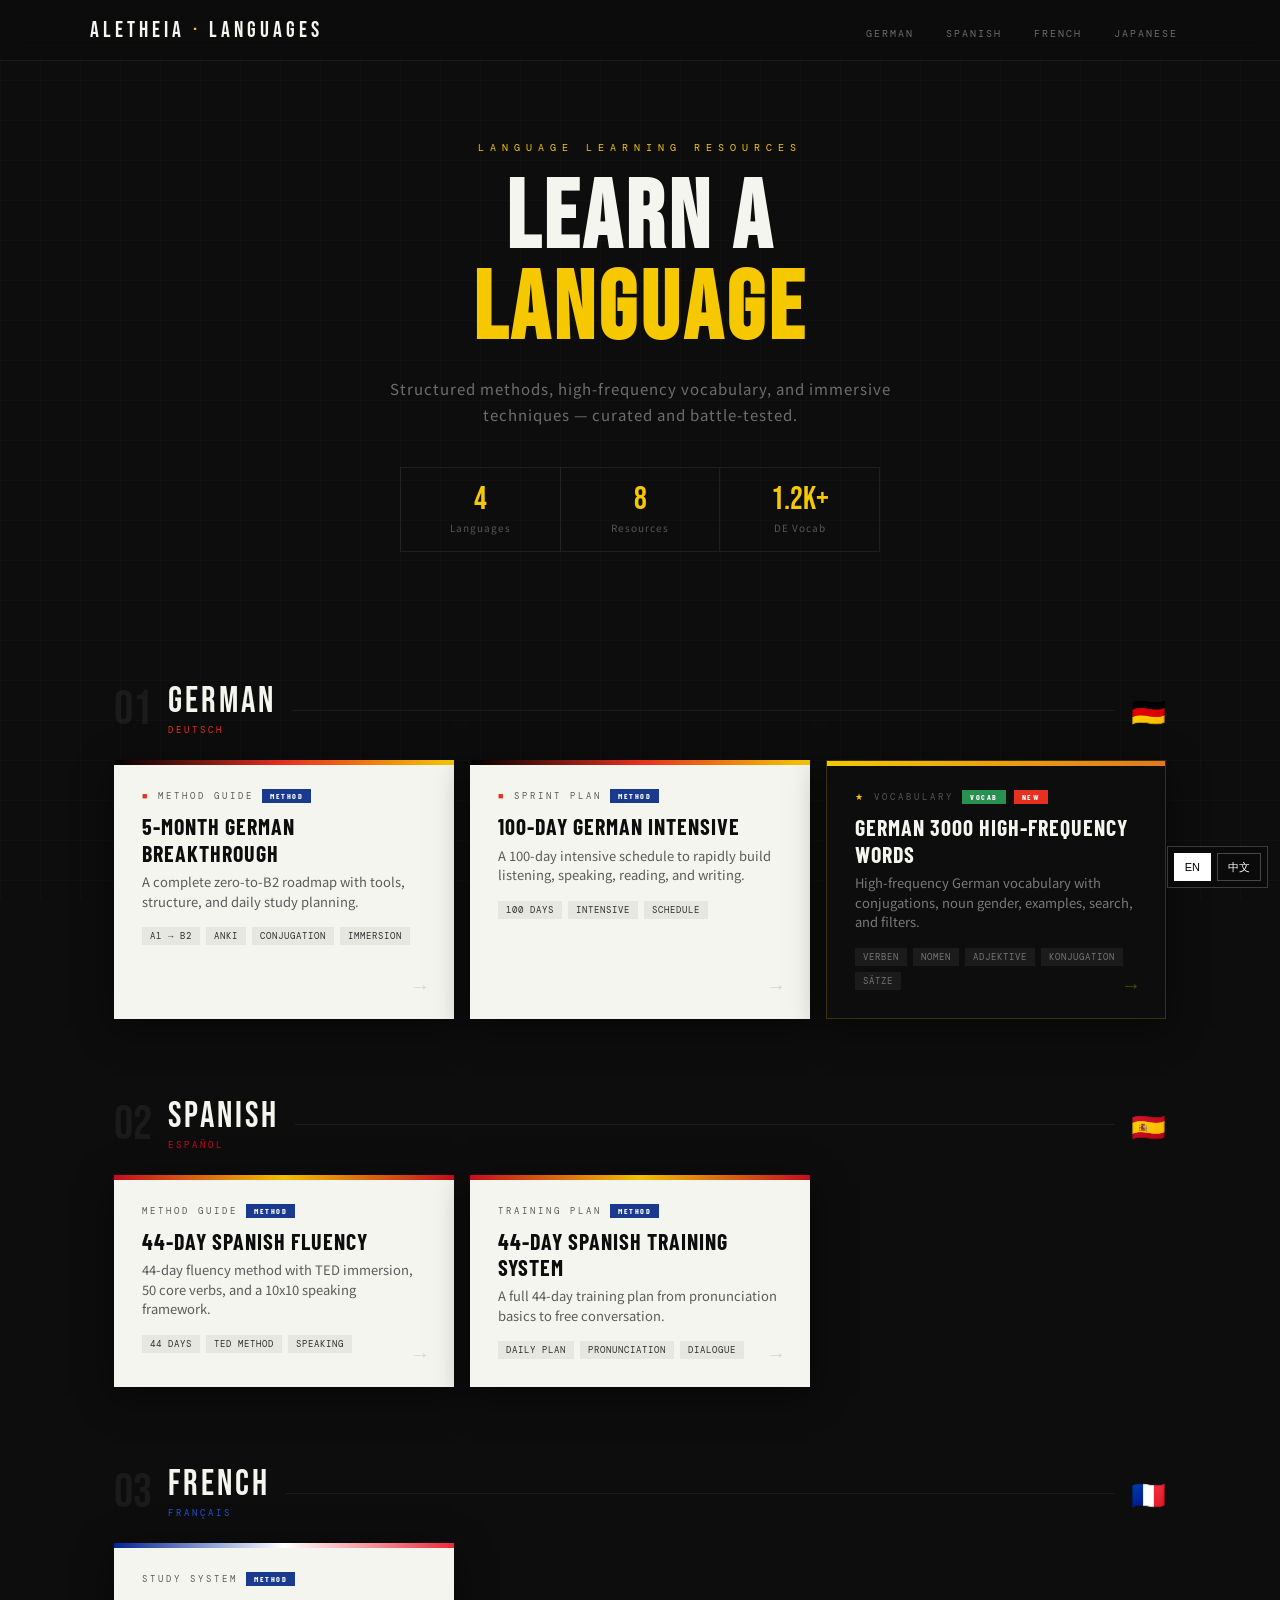
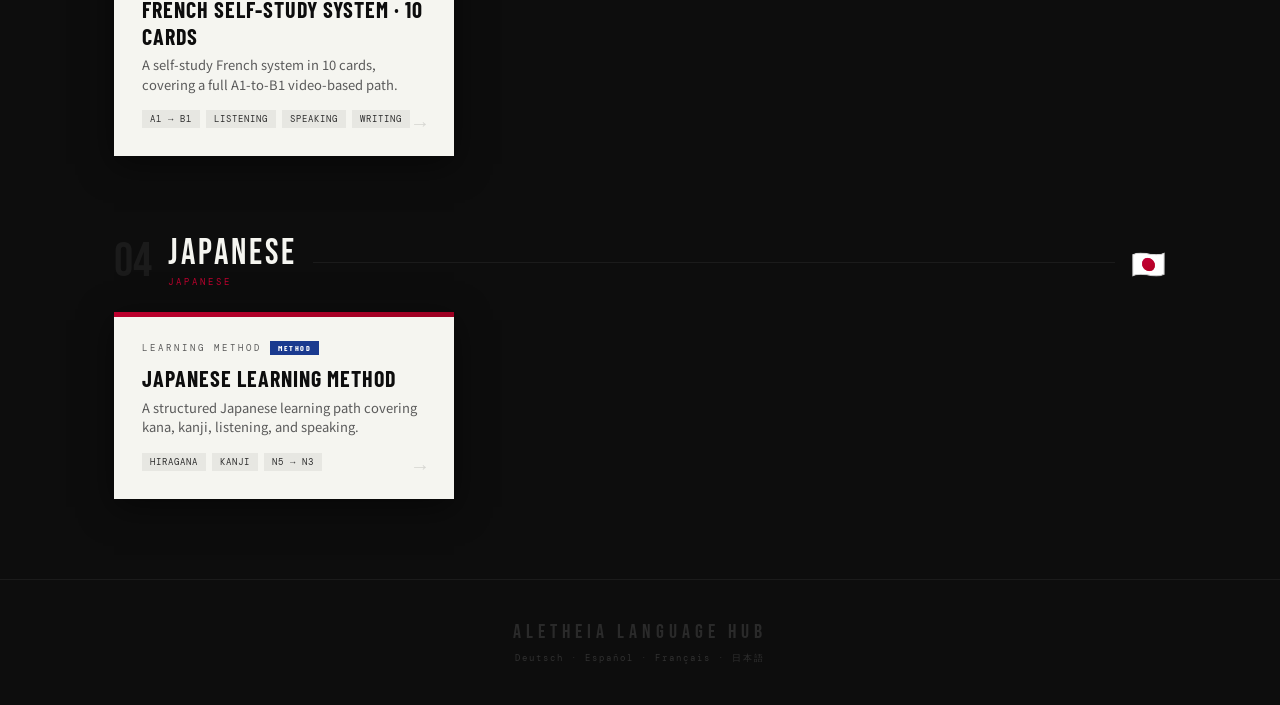
<file: public/language/index.html>
<!DOCTYPE html>
<html lang="en">
<head>
<meta charset="UTF-8">
<meta name="viewport" content="width=device-width, initial-scale=1.0">
<title>Language Learning Hub — Aletheia</title>
<meta name="description" content="Aletheia's curated language learning resource hub — structured methods and vocabulary tools for German, French, Spanish, and Japanese.">
<link href="https://fonts.googleapis.com/css2?family=Noto+Sans+SC:wght@300;400;500;700;900&family=Bebas+Neue&family=DM+Mono:ital,wght@0,400;0,500;1,400&family=Barlow+Condensed:wght@400;600;700;900&display=swap" rel="stylesheet">
<style>
:root {
  --black: #0d0d0d;
  --white: #f5f5f0;
  --gray-1: #1a1a1a;
  --gray-2: #2e2e2e;
  --gray-3: #5a5a5a;
  --gray-4: #8a8a8a;
  --gray-5: #c8c8c0;
  --gray-6: #e8e8e0;
  --red:   #e63020;
  --red-dark: #b52418;
  --blue:  #1a3a8f;
  --blue-mid: #2850c8;
  --yellow: #f5c800;
  --green: #1a6b3c;
  --green-mid: #2a9050;
  --orange: #e07820;
  --purple: #7030a8;
}

* { box-sizing: border-box; margin: 0; padding: 0; }

html { scroll-behavior: smooth; }

body {
  background: var(--black);
  font-family: 'Noto Sans SC', sans-serif;
  color: var(--white);
  min-height: 100vh;
  position: relative;
}

/* Grid texture */
body::before {
  content: '';
  position: fixed;
  inset: 0;
  background-image:
    linear-gradient(rgba(255,255,255,0.018) 1px, transparent 1px),
    linear-gradient(90deg, rgba(255,255,255,0.018) 1px, transparent 1px);
  background-size: 40px 40px;
  pointer-events: none;
  z-index: 0;
}

/* ── SCROLLBAR ── */
::-webkit-scrollbar { width: 6px; }
::-webkit-scrollbar-track { background: var(--gray-1); }
::-webkit-scrollbar-thumb { background: var(--gray-2); border-radius: 3px; }

/* ── WRAPPER ── */
.wrapper {
  max-width: 1100px;
  margin: 0 auto;
  padding: 0 24px;
  position: relative;
  z-index: 1;
}

/* ── NAV ── */
nav {
  position: sticky;
  top: 0;
  background: rgba(13,13,13,0.92);
  backdrop-filter: blur(12px);
  border-bottom: 1px solid rgba(255,255,255,0.06);
  z-index: 100;
  padding: 0 24px;
}
.nav-inner {
  max-width: 1100px;
  margin: 0 auto;
  display: flex;
  align-items: center;
  justify-content: space-between;
  height: 60px;
}
.nav-logo {
  font-family: 'Bebas Neue', sans-serif;
  font-size: 22px;
  letter-spacing: 4px;
  color: var(--white);
  text-decoration: none;
}
.nav-logo span { color: var(--yellow); }
.nav-links {
  display: flex;
  gap: 8px;
  list-style: none;
}
.nav-links a {
  font-family: 'DM Mono', monospace;
  font-size: 10px;
  letter-spacing: 2px;
  text-transform: uppercase;
  color: rgba(255,255,255,0.4);
  text-decoration: none;
  padding: 6px 12px;
  transition: color 0.2s;
}
.nav-links a:hover { color: var(--white); }
.nav-hamburger {
  display: none;
  flex-direction: column;
  gap: 5px;
  cursor: pointer;
  padding: 8px;
}
.nav-hamburger span {
  display: block;
  width: 22px;
  height: 2px;
  background: var(--white);
  transition: 0.3s;
}

/* ── HERO ── */
.hero {
  padding: 80px 24px 72px;
  text-align: center;
  position: relative;
  z-index: 1;
}
.hero-overline {
  font-family: 'DM Mono', monospace;
  font-size: 10px;
  letter-spacing: 6px;
  color: var(--yellow);
  text-transform: uppercase;
  margin-bottom: 20px;
  display: block;
}
.hero-title {
  font-family: 'Bebas Neue', sans-serif;
  font-size: clamp(52px, 10vw, 96px);
  letter-spacing: 4px;
  line-height: 0.95;
  color: var(--white);
  margin-bottom: 20px;
}
.hero-title em { color: var(--yellow); font-style: normal; }
.hero-subtitle {
  font-size: clamp(13px, 2vw, 15px);
  color: rgba(255,255,255,0.4);
  letter-spacing: 1px;
  max-width: 540px;
  margin: 0 auto 40px;
  line-height: 1.7;
}
.hero-stats {
  display: flex;
  justify-content: center;
  gap: 0;
  border: 1px solid rgba(255,255,255,0.08);
  overflow: hidden;
  max-width: 480px;
  margin: 0 auto;
}
.hero-stat {
  flex: 1;
  padding: 16px 20px;
  border-right: 1px solid rgba(255,255,255,0.08);
  text-align: center;
}
.hero-stat:last-child { border-right: none; }
.hero-stat-n {
  font-family: 'Bebas Neue', sans-serif;
  font-size: 32px;
  color: var(--yellow);
  display: block;
  line-height: 1;
}
.hero-stat-l {
  font-size: 10px;
  color: rgba(255,255,255,0.3);
  letter-spacing: 1px;
  margin-top: 4px;
  display: block;
}

/* ── SECTION LABEL ── */
.section-header {
  display: flex;
  align-items: center;
  gap: 16px;
  margin-bottom: 24px;
  padding-top: 60px;
}
.section-num {
  font-family: 'Bebas Neue', sans-serif;
  font-size: 48px;
  line-height: 1;
  color: rgba(255,255,255,0.06);
  flex-shrink: 0;
  user-select: none;
}
.section-lang {
  font-family: 'Bebas Neue', sans-serif;
  font-size: 36px;
  letter-spacing: 3px;
  line-height: 1;
  color: var(--white);
}
.section-sub {
  font-family: 'DM Mono', monospace;
  font-size: 9px;
  letter-spacing: 3px;
  text-transform: uppercase;
  margin-top: 4px;
}
.section-divider {
  flex: 1;
  height: 1px;
  background: rgba(255,255,255,0.06);
}
.section-flag {
  font-size: 28px;
  flex-shrink: 0;
}

/* ── CARD GRID ── */
.cards-grid {
  display: grid;
  grid-template-columns: repeat(auto-fill, minmax(300px, 1fr));
  gap: 16px;
  margin-bottom: 20px;
}
.cards-grid.cards-wide {
  grid-template-columns: repeat(auto-fill, minmax(340px, 1fr));
}

/* ── RESOURCE CARD ── */
.res-card {
  background: var(--white);
  position: relative;
  overflow: hidden;
  text-decoration: none;
  display: block;
  transition: transform 0.2s cubic-bezier(.22,1,.36,1), box-shadow 0.2s;
  box-shadow: 0 8px 32px rgba(0,0,0,0.5);
}
.res-card:hover {
  transform: translateY(-4px);
  box-shadow: 0 20px 60px rgba(0,0,0,0.7);
}
.res-card-bar {
  height: 5px;
  width: 100%;
}
.bar-de { background: linear-gradient(90deg, #000, #e63020, #f5c800); }
.bar-es { background: linear-gradient(90deg, #c60b1e, #f1bf00, #c60b1e); }
.bar-fr { background: linear-gradient(90deg, #002395, #fff, #ed2939); }
.bar-jp { background: linear-gradient(90deg, #bc002d, #9d0022); }

.res-card-inner { padding: 24px 28px 28px; }

.res-card-eyebrow {
  font-family: 'DM Mono', monospace;
  font-size: 9px;
  letter-spacing: 3px;
  text-transform: uppercase;
  color: var(--gray-3);
  margin-bottom: 10px;
  display: flex;
  align-items: center;
  gap: 8px;
}
.res-card-eyebrow .badge {
  padding: 2px 8px;
  font-size: 8px;
  font-family: 'Barlow Condensed', sans-serif;
  font-weight: 700;
  letter-spacing: 1.5px;
  text-transform: uppercase;
  color: white;
}
.badge-method { background: var(--blue); }
.badge-vocab { background: var(--green-mid); }
.badge-new {
  background: var(--red);
  animation: pulse-badge 2s ease-in-out infinite;
}
@keyframes pulse-badge {
  0%, 100% { opacity: 1; }
  50% { opacity: 0.7; }
}

.res-card-title {
  font-family: 'Barlow Condensed', sans-serif;
  font-size: 22px;
  font-weight: 700;
  letter-spacing: 1px;
  color: var(--black);
  line-height: 1.2;
  margin-bottom: 6px;
  text-transform: uppercase;
}
.res-card-zh {
  font-size: 13px;
  color: var(--gray-3);
  line-height: 1.5;
  margin-bottom: 16px;
}
.res-card-tags {
  display: flex;
  flex-wrap: wrap;
  gap: 6px;
}
.res-tag {
  font-family: 'DM Mono', monospace;
  font-size: 9px;
  padding: 3px 8px;
  background: rgba(0,0,0,0.06);
  color: var(--gray-2);
  letter-spacing: 1px;
}
.res-card-arrow {
  position: absolute;
  bottom: 20px;
  right: 24px;
  font-family: 'Bebas Neue', sans-serif;
  font-size: 20px;
  color: rgba(0,0,0,0.12);
  transition: color 0.2s, transform 0.2s;
}
.res-card:hover .res-card-arrow {
  color: rgba(0,0,0,0.35);
  transform: translateX(3px);
}

/* German card accent */
.res-card.de .res-card-eyebrow .type-icon { color: var(--red); }
.res-card.de:hover { border-left: 4px solid var(--red); }
/* Spanish */
.res-card.es:hover { border-left: 4px solid #c60b1e; }
/* French */
.res-card.fr:hover { border-left: 4px solid var(--blue); }
/* Japanese */
.res-card.jp:hover { border-left: 4px solid #bc002d; }

/* Featured card (new/highlighted) */
.res-card.featured {
  background: var(--black);
  border: 1px solid rgba(245,200,0,0.2);
}
.res-card.featured .res-card-title { color: var(--white); }
.res-card.featured .res-card-zh { color: rgba(255,255,255,0.45); }
.res-card.featured .res-card-eyebrow { color: rgba(255,255,255,0.3); }
.res-card.featured .res-tag { background: rgba(255,255,255,0.06); color: rgba(255,255,255,0.4); }
.res-card.featured .res-card-bar { background: linear-gradient(90deg, var(--yellow), var(--orange)); }
.res-card.featured .res-card-arrow { color: rgba(255,255,255,0.15); }
.res-card.featured:hover .res-card-arrow { color: var(--yellow); }
.res-card.featured:hover { border-left: 4px solid var(--yellow); box-shadow: 0 20px 60px rgba(0,0,0,0.8), 0 0 40px rgba(245,200,0,0.08); }

/* ── FOOTER ── */
footer {
  position: relative;
  z-index: 1;
  border-top: 1px solid rgba(255,255,255,0.06);
  padding: 40px 24px;
  margin-top: 80px;
  text-align: center;
}
.footer-logo {
  font-family: 'Bebas Neue', sans-serif;
  font-size: 20px;
  letter-spacing: 5px;
  color: rgba(255,255,255,0.12);
  margin-bottom: 8px;
  display: block;
}
.footer-note {
  font-family: 'DM Mono', monospace;
  font-size: 9px;
  letter-spacing: 2px;
  color: rgba(255,255,255,0.15);
}

/* ── MOBILE NAV MENU ── */
.nav-mobile-menu {
  display: none;
  flex-direction: column;
  background: rgba(13,13,13,0.98);
  border-bottom: 1px solid rgba(255,255,255,0.06);
  padding: 12px 24px 20px;
  position: absolute;
  top: 60px;
  left: 0;
  right: 0;
  z-index: 99;
}
.nav-mobile-menu.open { display: flex; }
.nav-mobile-menu a {
  font-family: 'DM Mono', monospace;
  font-size: 11px;
  letter-spacing: 2px;
  text-transform: uppercase;
  color: rgba(255,255,255,0.5);
  text-decoration: none;
  padding: 12px 0;
  border-bottom: 1px solid rgba(255,255,255,0.06);
}

/* ── RESPONSIVE ── */
@media (max-width: 640px) {
  .nav-links { display: none; }
  .nav-hamburger { display: flex; }
  .hero { padding: 60px 0 56px; }
  .hero-stats { max-width: 100%; }
  .cards-grid { grid-template-columns: 1fr; }
  .cards-grid.cards-wide { grid-template-columns: 1fr; }
  .section-header { padding-top: 48px; }
  .section-lang { font-size: 28px; }
  .section-num { font-size: 36px; }
}
@media (min-width: 641px) and (max-width: 900px) {
  .cards-grid { grid-template-columns: repeat(2, 1fr); }
}
@media (min-width: 901px) and (max-width: 1200px) {
  .cards-grid { grid-template-columns: repeat(2, 1fr); }
  .cards-grid.cards-wide { grid-template-columns: repeat(2, 1fr); }
}
@media (min-width: 1440px) {
  .wrapper, .nav-inner { max-width: 1280px; }
  .cards-grid.cards-wide { grid-template-columns: repeat(3, 1fr); }
}
</style>
<link rel="stylesheet" href="shared-responsive.css">
</head>
<body>

<!-- NAV -->
<nav>
  <div class="nav-inner">
    <a href="#" class="nav-logo">ALETHEIA <span>·</span> LANGUAGES</a>
    <ul class="nav-links">
      <li><a href="#german" data-i18n-en="German" data-i18n-zh="德语">German</a></li>
      <li><a href="#spanish" data-i18n-en="Spanish" data-i18n-zh="西班牙语">Spanish</a></li>
      <li><a href="#french" data-i18n-en="French" data-i18n-zh="法语">French</a></li>
      <li><a href="#japanese" data-i18n-en="Japanese" data-i18n-zh="日语">Japanese</a></li>
    </ul>
    <div class="nav-hamburger" id="hamburger" onclick="toggleMenu()" aria-label="Menu">
      <span></span><span></span><span></span>
    </div>
  </div>
  <div class="nav-mobile-menu" id="mobileMenu">
    <a href="#german" onclick="toggleMenu()" data-i18n-en="🇩🇪 German" data-i18n-zh="🇩🇪 德语">🇩🇪 German</a>
    <a href="#spanish" onclick="toggleMenu()" data-i18n-en="🇪🇸 Spanish" data-i18n-zh="🇪🇸 西班牙语">🇪🇸 Spanish</a>
    <a href="#french" onclick="toggleMenu()" data-i18n-en="🇫🇷 French" data-i18n-zh="🇫🇷 法语">🇫🇷 French</a>
    <a href="#japanese" onclick="toggleMenu()" data-i18n-en="🇯🇵 Japanese" data-i18n-zh="🇯🇵 日语">🇯🇵 Japanese</a>
  </div>
</nav>

<!-- HERO -->
<section class="hero wrapper">
  <span class="hero-overline" data-i18n-en="Language Learning Resources" data-i18n-zh="语言学习资源">Language Learning Resources</span>
  <h1 class="hero-title"><span data-i18n-en="LEARN A" data-i18n-zh="学习一门">LEARN A</span><br><em data-i18n-en="LANGUAGE" data-i18n-zh="语言">LANGUAGE</em></h1>
  <p class="hero-subtitle" data-i18n-en="Structured methods, high-frequency vocabulary, and immersive techniques — curated and battle-tested." data-i18n-zh="结构化方法、高频词汇与沉浸式技巧——精选并验证有效。">Structured methods, high-frequency vocabulary, and immersive techniques — curated and battle-tested.</p>
  <div class="hero-stats">
    <div class="hero-stat">
      <span class="hero-stat-n">4</span>
      <span class="hero-stat-l" data-i18n-en="Languages" data-i18n-zh="语言数">Languages</span>
    </div>
    <div class="hero-stat">
      <span class="hero-stat-n">8</span>
      <span class="hero-stat-l" data-i18n-en="Resources" data-i18n-zh="资源数">Resources</span>
    </div>
    <div class="hero-stat">
      <span class="hero-stat-n">1.2K+</span>
      <span class="hero-stat-l" data-i18n-en="DE Vocab" data-i18n-zh="德语词汇">DE Vocab</span>
    </div>
  </div>
</section>

<!-- ═══════════════════════════════════════════ -->
<!-- GERMAN -->
<!-- ═══════════════════════════════════════════ -->
<section id="german" class="wrapper">
  <div class="section-header">
    <div class="section-num">01</div>
    <div class="section-info">
      <div class="section-lang" data-i18n-en="GERMAN" data-i18n-zh="德语">GERMAN</div>
      <div class="section-sub" style="color: var(--red);" data-i18n-en="Deutsch" data-i18n-zh="Deutsch · 德语">Deutsch</div>
    </div>
    <div class="section-divider"></div>
    <div class="section-flag">🇩🇪</div>
  </div>

  <div class="cards-grid cards-wide">

    <!-- German Cards Method -->
    <a href="german_cards.html" class="res-card de">
      <div class="res-card-bar bar-de"></div>
      <div class="res-card-inner">
        <div class="res-card-eyebrow">
          <span class="type-icon">■</span><span data-i18n-en="Method Guide" data-i18n-zh="方法指南">Method Guide</span>
          <span class="badge badge-method" data-i18n-en="METHOD" data-i18n-zh="方法">METHOD</span>
        </div>
      <div class="res-card-title" data-i18n-en="5-Month German Breakthrough" data-i18n-zh="五个月德语突破计划">5-Month German Breakthrough</div>
      <div class="res-card-zh" data-i18n-en="A complete zero-to-B2 roadmap with tools, structure, and daily study planning." data-i18n-zh="从零到B2的完整路线，含工具、结构与每日学习计划。">A complete zero-to-B2 roadmap with tools, structure, and daily study planning.</div>
        <div class="res-card-tags">
          <span class="res-tag">A1 → B2</span>
          <span class="res-tag">ANKI</span>
          <span class="res-tag">CONJUGATION</span>
          <span class="res-tag">IMMERSION</span>
        </div>
        <div class="res-card-arrow">→</div>
      </div>
    </a>

    <!-- German 100 Days -->
    <a href="german_cards_100days.html" class="res-card de">
      <div class="res-card-bar bar-de"></div>
      <div class="res-card-inner">
        <div class="res-card-eyebrow">
          <span class="type-icon">■</span><span data-i18n-en="Sprint Plan" data-i18n-zh="冲刺计划">Sprint Plan</span>
          <span class="badge badge-method" data-i18n-en="METHOD" data-i18n-zh="方法">METHOD</span>
        </div>
      <div class="res-card-title" data-i18n-en="100-Day German Intensive" data-i18n-zh="100天德语冲刺计划">100-Day German Intensive</div>
      <div class="res-card-zh" data-i18n-en="A 100-day intensive schedule to rapidly build listening, speaking, reading, and writing." data-i18n-zh="100天高强度安排，快速建立听说读写能力。">A 100-day intensive schedule to rapidly build listening, speaking, reading, and writing.</div>
        <div class="res-card-tags">
          <span class="res-tag">100 DAYS</span>
          <span class="res-tag">INTENSIVE</span>
          <span class="res-tag">SCHEDULE</span>
        </div>
        <div class="res-card-arrow">→</div>
      </div>
    </a>

    <!-- German Vocab 3000 — FEATURED -->
    <a href="german_vocab_3000.html" class="res-card de featured">
      <div class="res-card-bar"></div>
      <div class="res-card-inner">
        <div class="res-card-eyebrow">
          <span class="type-icon" style="color:var(--yellow)">★</span><span data-i18n-en="Vocabulary" data-i18n-zh="词汇">Vocabulary</span>
          <span class="badge badge-vocab" data-i18n-en="VOCAB" data-i18n-zh="词汇">VOCAB</span>
          <span class="badge badge-new" data-i18n-en="NEW" data-i18n-zh="新">NEW</span>
        </div>
      <div class="res-card-title" data-i18n-en="German 3000 High-Frequency Words" data-i18n-zh="德语3000高频词汇">German 3000 High-Frequency Words</div>
      <div class="res-card-zh" data-i18n-en="High-frequency German vocabulary with conjugations, noun gender, examples, search, and filters." data-i18n-zh="高频德语词汇，含动词变位、名词性别、例句、搜索和筛选。">High-frequency German vocabulary with conjugations, noun gender, examples, search, and filters.</div>
        <div class="res-card-tags">
          <span class="res-tag">VERBEN</span>
          <span class="res-tag">NOMEN</span>
          <span class="res-tag">ADJEKTIVE</span>
          <span class="res-tag">KONJUGATION</span>
          <span class="res-tag">SÄTZE</span>
        </div>
        <div class="res-card-arrow" style="color:rgba(245,200,0,0.3)">→</div>
      </div>
    </a>
  </div>
</section>

<!-- ═══════════════════════════════════════════ -->
<!-- SPANISH -->
<!-- ═══════════════════════════════════════════ -->
<section id="spanish" class="wrapper">
  <div class="section-header">
    <div class="section-num">02</div>
    <div class="section-info">
      <div class="section-lang" data-i18n-en="SPANISH" data-i18n-zh="西班牙语">SPANISH</div>
      <div class="section-sub" style="color: #c60b1e;" data-i18n-en="Español" data-i18n-zh="Español · 西班牙语">Español</div>
    </div>
    <div class="section-divider"></div>
    <div class="section-flag">🇪🇸</div>
  </div>

  <div class="cards-grid">

    <a href="spanish_cards.html" class="res-card es">
      <div class="res-card-bar bar-es"></div>
      <div class="res-card-inner">
        <div class="res-card-eyebrow">
          <span data-i18n-en="Method Guide" data-i18n-zh="方法指南">Method Guide</span>
          <span class="badge badge-method" data-i18n-en="METHOD" data-i18n-zh="方法">METHOD</span>
        </div>
      <div class="res-card-title" data-i18n-en="44-Day Spanish Fluency" data-i18n-zh="44天西语流利计划">44-Day Spanish Fluency</div>
      <div class="res-card-zh" data-i18n-en="44-day fluency method with TED immersion, 50 core verbs, and a 10x10 speaking framework." data-i18n-zh="44天流利方法：TED沉浸、50核心动词、10x10口语框架。">44-day fluency method with TED immersion, 50 core verbs, and a 10x10 speaking framework.</div>
        <div class="res-card-tags">
          <span class="res-tag">44 DAYS</span>
          <span class="res-tag">TED METHOD</span>
          <span class="res-tag">SPEAKING</span>
        </div>
        <div class="res-card-arrow">→</div>
      </div>
    </a>

    <a href="44天西语训练法.html" class="res-card es">
      <div class="res-card-bar bar-es"></div>
      <div class="res-card-inner">
        <div class="res-card-eyebrow">
          <span data-i18n-en="Training Plan" data-i18n-zh="训练计划">Training Plan</span>
          <span class="badge badge-method" data-i18n-en="METHOD" data-i18n-zh="方法">METHOD</span>
        </div>
      <div class="res-card-title" data-i18n-en="44-Day Spanish Training System" data-i18n-zh="44天西语训练系统">44-Day Spanish Training System</div>
      <div class="res-card-zh" data-i18n-en="A full 44-day training plan from pronunciation basics to free conversation." data-i18n-zh="完整44天训练方案，从发音基础到自由对话。">A full 44-day training plan from pronunciation basics to free conversation.</div>
        <div class="res-card-tags">
          <span class="res-tag">DAILY PLAN</span>
          <span class="res-tag">PRONUNCIATION</span>
          <span class="res-tag">DIALOGUE</span>
        </div>
        <div class="res-card-arrow">→</div>
      </div>
    </a>
  </div>
</section>

<!-- ═══════════════════════════════════════════ -->
<!-- FRENCH -->
<!-- ═══════════════════════════════════════════ -->
<section id="french" class="wrapper">
  <div class="section-header">
    <div class="section-num">03</div>
    <div class="section-info">
      <div class="section-lang" data-i18n-en="FRENCH" data-i18n-zh="法语">FRENCH</div>
      <div class="section-sub" style="color: var(--blue-mid);" data-i18n-en="Français" data-i18n-zh="Français · 法语">Français</div>
    </div>
    <div class="section-divider"></div>
    <div class="section-flag">🇫🇷</div>
  </div>

  <div class="cards-grid">
    <a href="french_10cards.html" class="res-card fr">
      <div class="res-card-bar bar-fr"></div>
      <div class="res-card-inner">
        <div class="res-card-eyebrow">
          <span data-i18n-en="Study System" data-i18n-zh="学习系统">Study System</span>
          <span class="badge badge-method" data-i18n-en="METHOD" data-i18n-zh="方法">METHOD</span>
        </div>
      <div class="res-card-title" data-i18n-en="French Self-Study System · 10 Cards" data-i18n-zh="法语自学体系 · 10张卡片">French Self-Study System · 10 Cards</div>
      <div class="res-card-zh" data-i18n-en="A self-study French system in 10 cards, covering a full A1-to-B1 video-based path." data-i18n-zh="10张卡片构建法语自学体系，覆盖A1到B1完整视频学习路径。">A self-study French system in 10 cards, covering a full A1-to-B1 video-based path.</div>
        <div class="res-card-tags">
          <span class="res-tag">A1 → B1</span>
          <span class="res-tag">LISTENING</span>
          <span class="res-tag">SPEAKING</span>
          <span class="res-tag">WRITING</span>
        </div>
        <div class="res-card-arrow">→</div>
      </div>
    </a>
  </div>
</section>

<!-- ═══════════════════════════════════════════ -->
<!-- JAPANESE -->
<!-- ═══════════════════════════════════════════ -->
<section id="japanese" class="wrapper">
  <div class="section-header">
    <div class="section-num">04</div>
    <div class="section-info">
      <div class="section-lang" data-i18n-en="JAPANESE" data-i18n-zh="日语">JAPANESE</div>
      <div class="section-sub" style="color: #bc002d;" data-i18n-en="Japanese" data-i18n-zh="日本語 · 日语">Japanese</div>
    </div>
    <div class="section-divider"></div>
    <div class="section-flag">🇯🇵</div>
  </div>

  <div class="cards-grid">
    <a href="日语学习法.html" class="res-card jp">
      <div class="res-card-bar bar-jp"></div>
      <div class="res-card-inner">
        <div class="res-card-eyebrow">
          <span data-i18n-en="Learning Method" data-i18n-zh="学习方法">Learning Method</span>
          <span class="badge badge-method" data-i18n-en="METHOD" data-i18n-zh="方法">METHOD</span>
        </div>
      <div class="res-card-title" data-i18n-en="Japanese Learning Method" data-i18n-zh="日语学习方法">Japanese Learning Method</div>
      <div class="res-card-zh" data-i18n-en="A structured Japanese learning path covering kana, kanji, listening, and speaking." data-i18n-zh="系统化日语学习路径，覆盖假名、汉字、听力与口语。">A structured Japanese learning path covering kana, kanji, listening, and speaking.</div>
        <div class="res-card-tags">
          <span class="res-tag">HIRAGANA</span>
          <span class="res-tag">KANJI</span>
          <span class="res-tag">N5 → N3</span>
        </div>
        <div class="res-card-arrow">→</div>
      </div>
    </a>
  </div>
</section>

<!-- FOOTER -->
<footer>
  <span class="footer-logo" data-i18n-en="ALETHEIA LANGUAGE HUB" data-i18n-zh="ALETHEIA 语言中心">ALETHEIA LANGUAGE HUB</span>
  <div class="footer-note" data-i18n-en="Deutsch · Español · Français · 日本語" data-i18n-zh="德语 · 西班牙语 · 法语 · 日语">Deutsch · Español · Français · 日本語</div>
</footer>

<script>
function toggleMenu() {
  const menu = document.getElementById('mobileMenu');
  menu.classList.toggle('open');
}
// Close mobile menu on scroll
window.addEventListener('scroll', () => {
  document.getElementById('mobileMenu').classList.remove('open');
});
</script>
<script src="lang-toggle.js"></script>

</body>
</html>
</file>
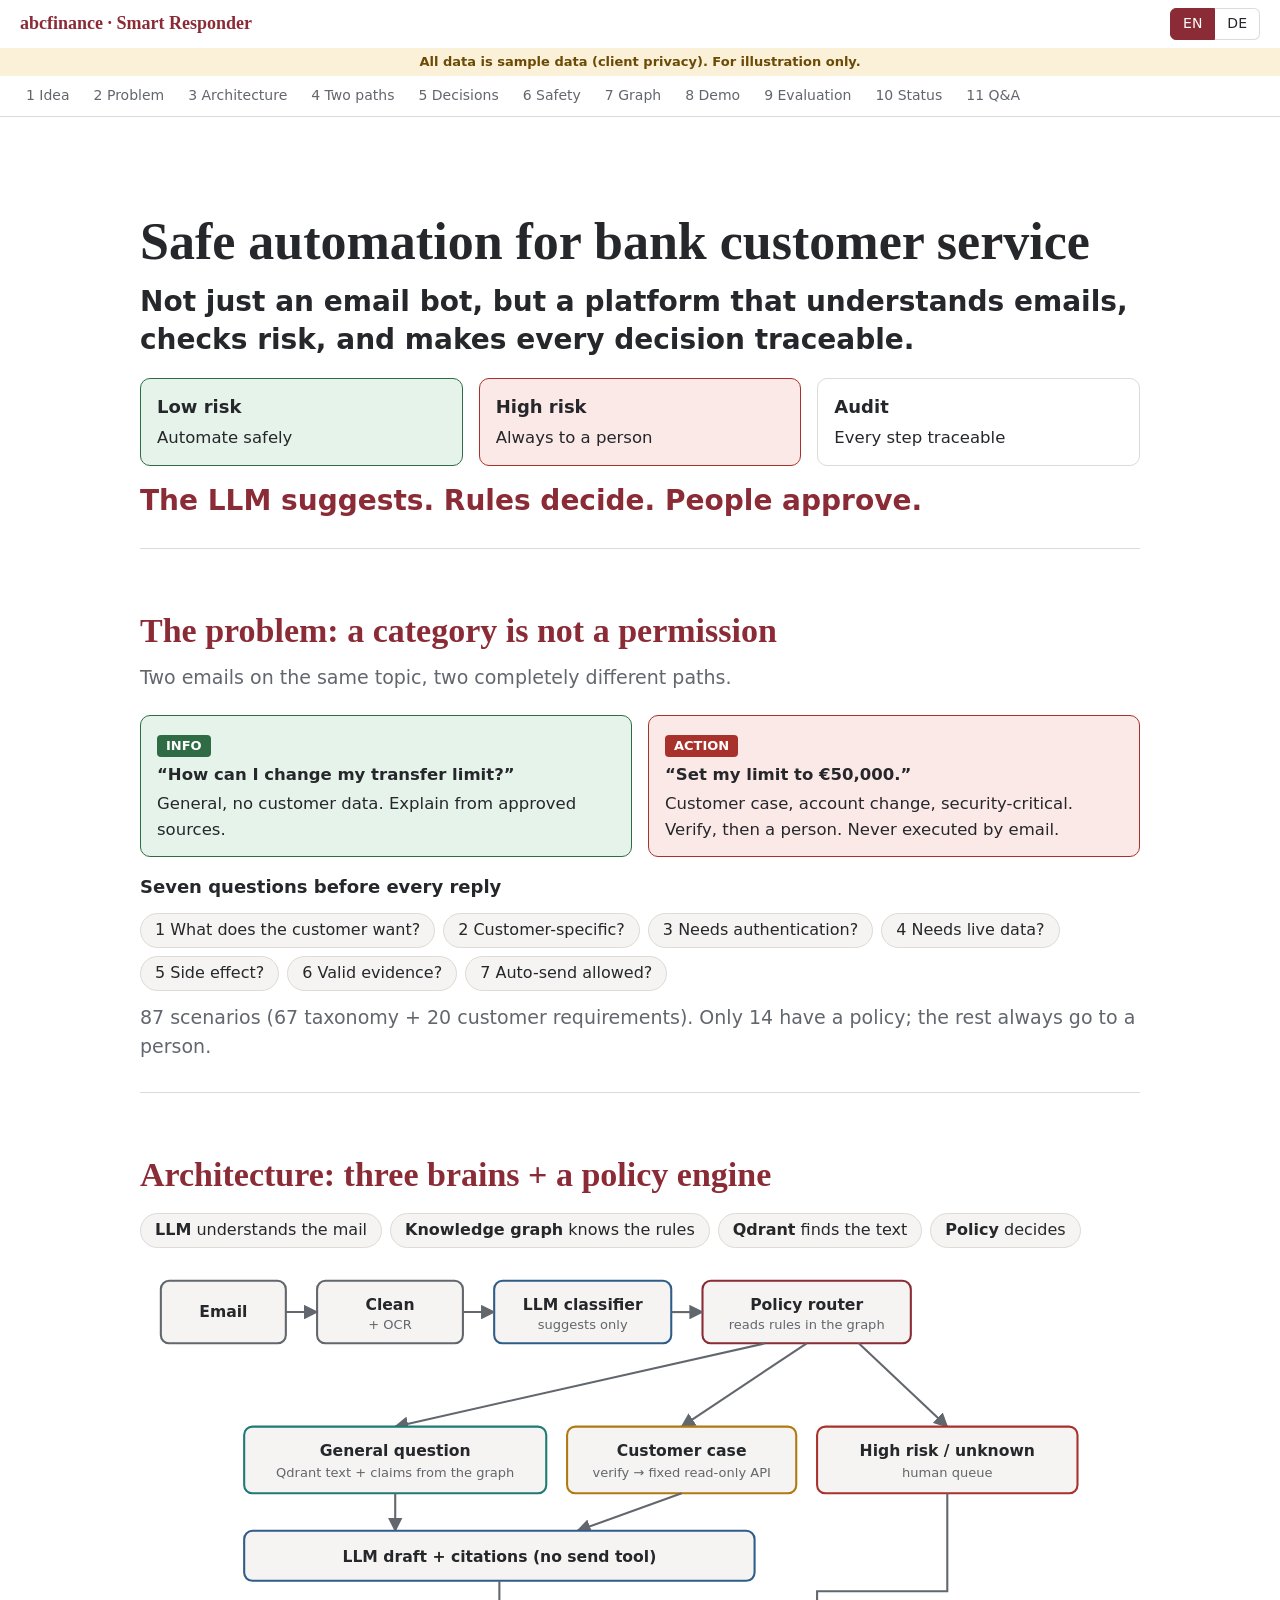
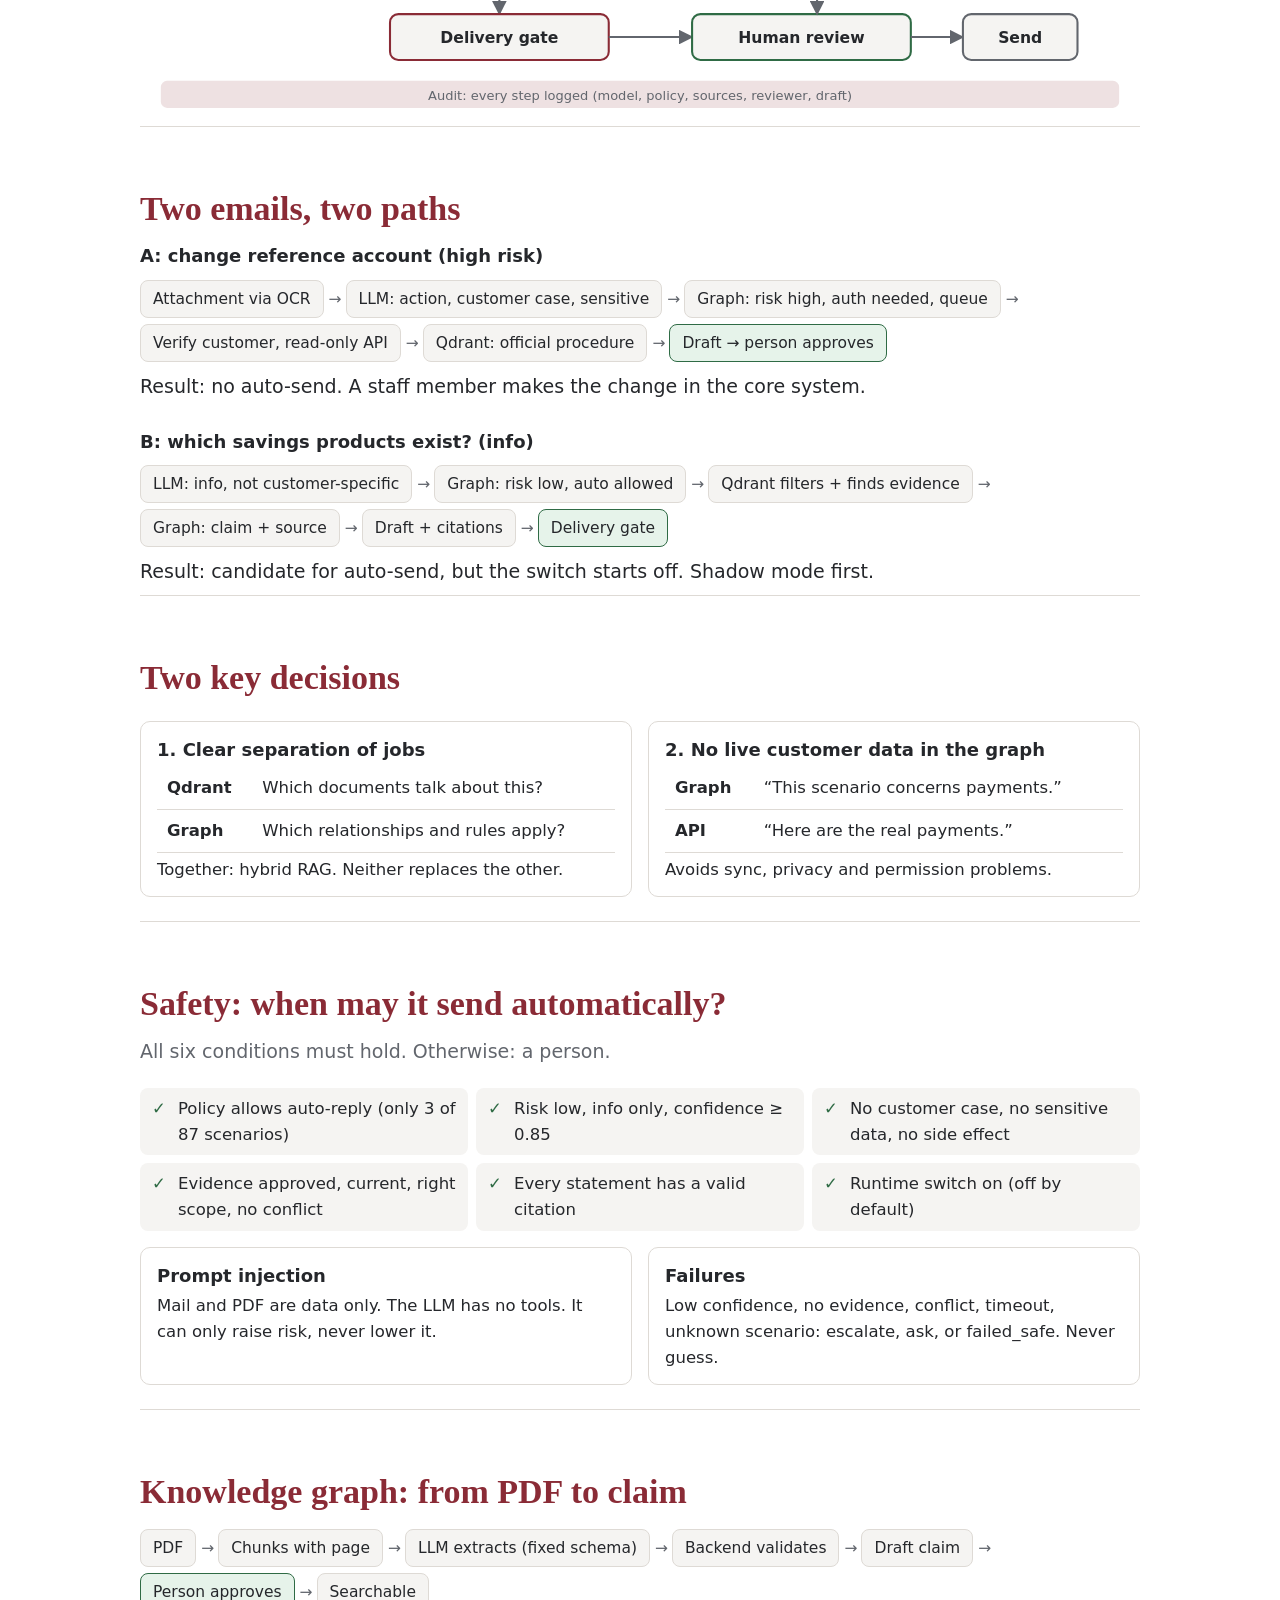
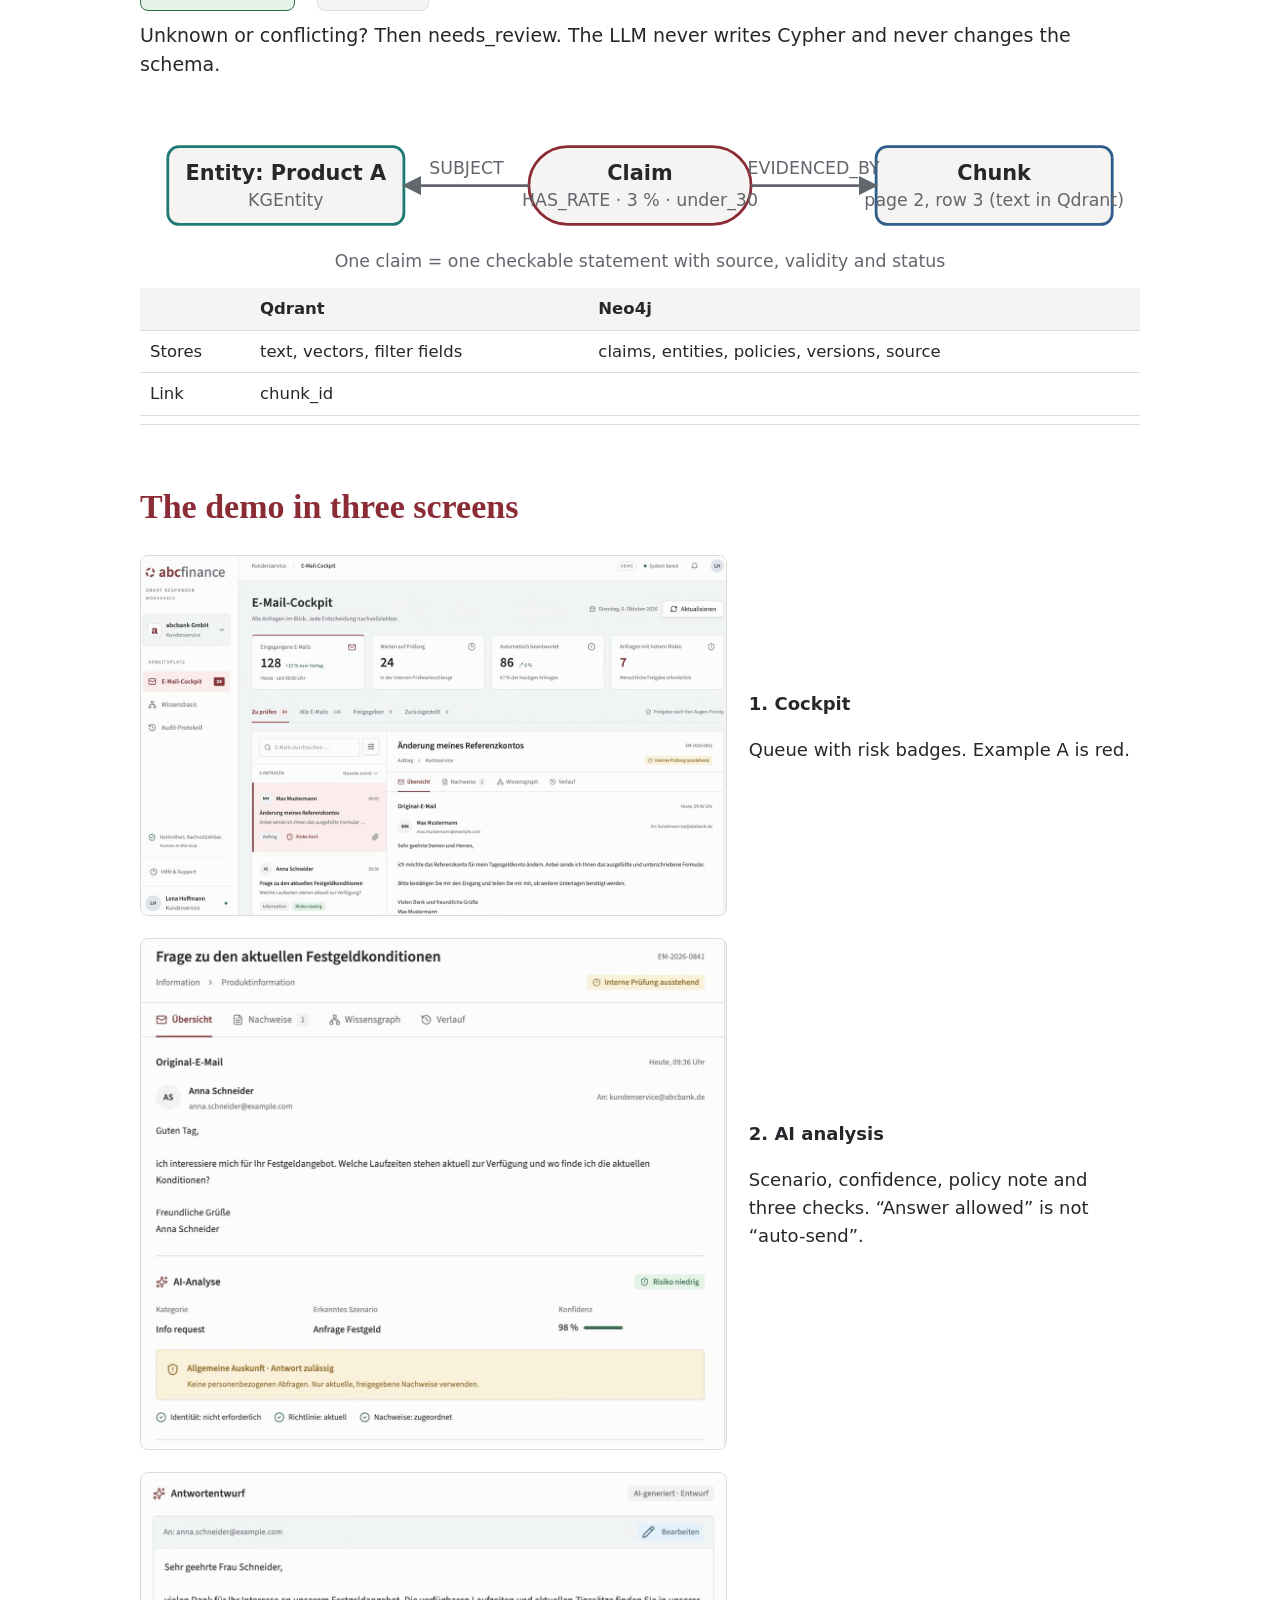
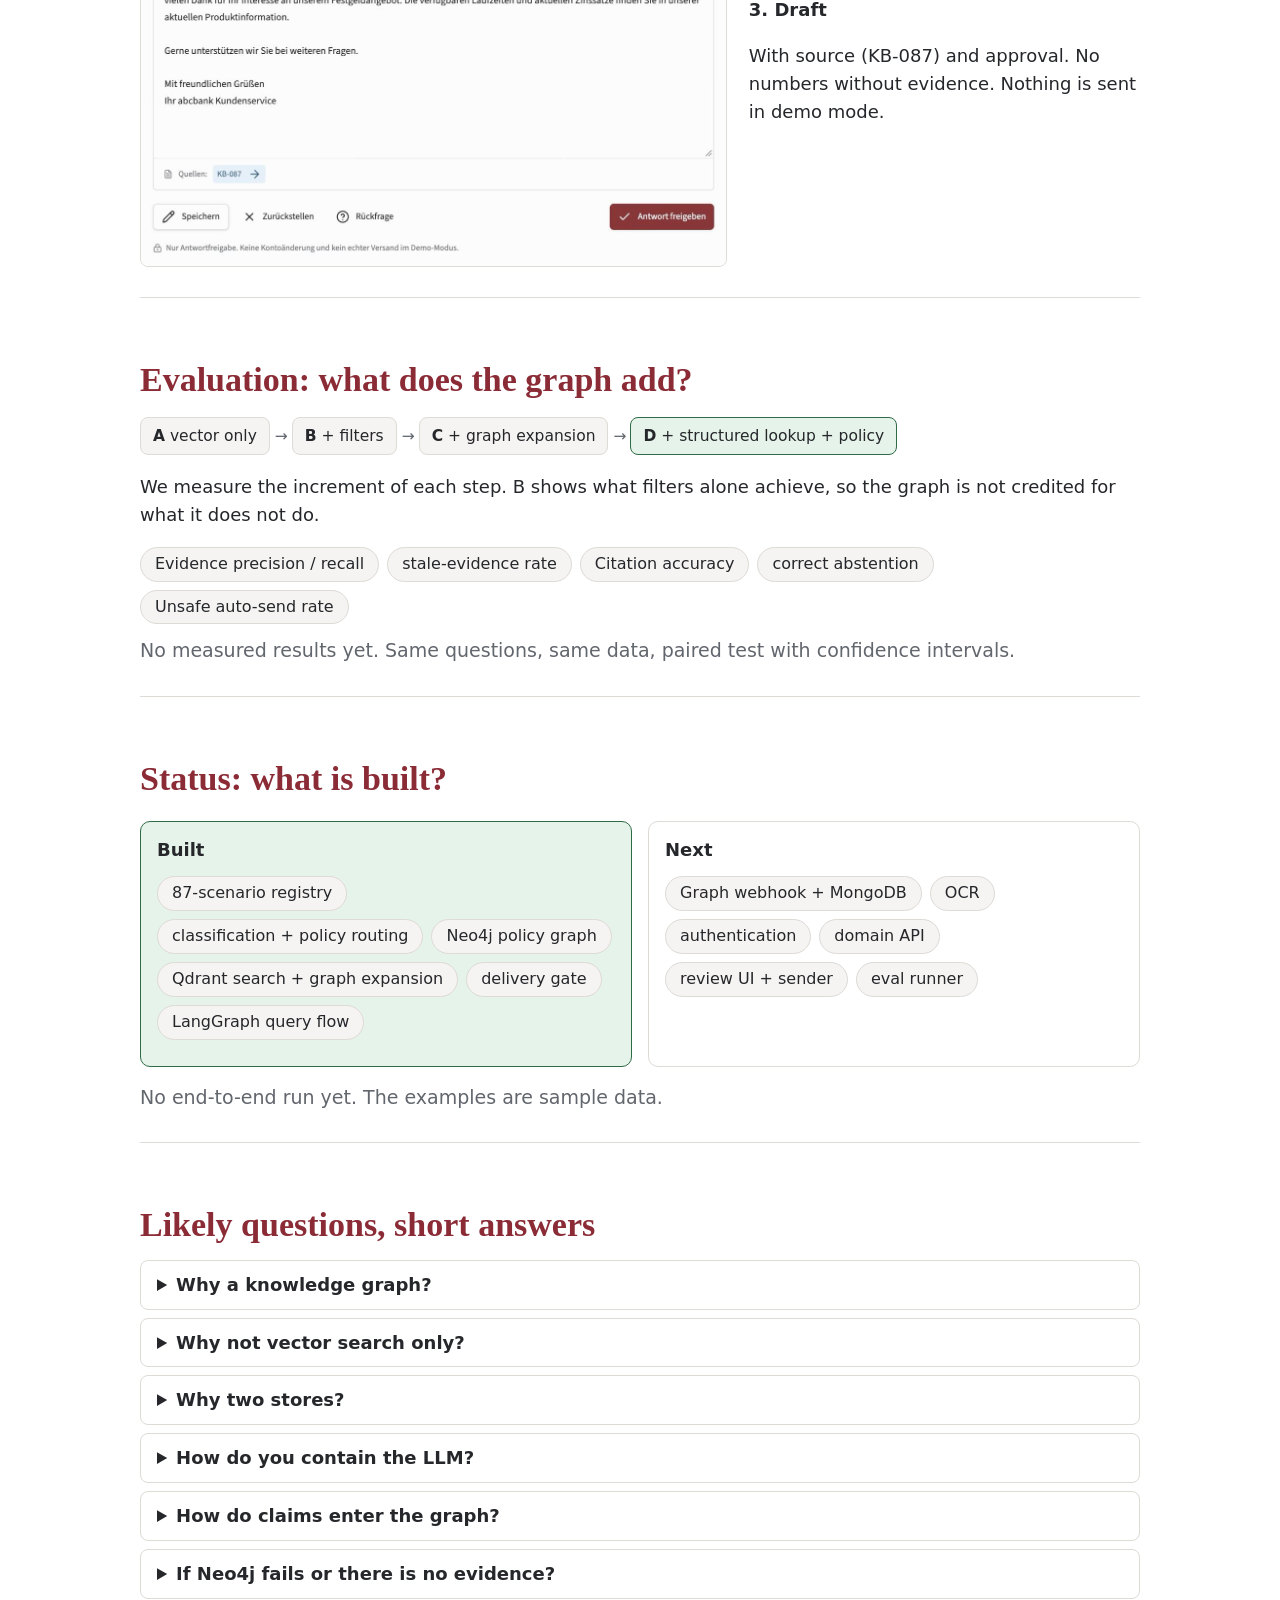
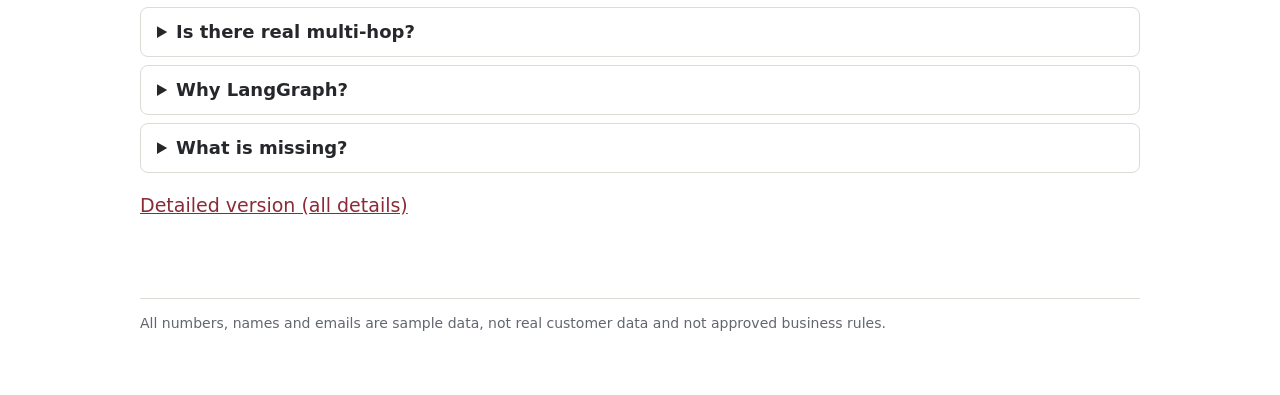
<file: Smart Responder – Architecture (EN_DE).html>
<!DOCTYPE html>
<html lang="en">
<head>
<meta charset="utf-8">
<meta name="viewport" content="width=device-width, initial-scale=1, viewport-fit=cover">
<title>Smart Responder – Architecture</title>
<link href="https://fonts.googleapis.com/css2?family=Source+Sans+3:wght@400;600;700&family=Source+Serif+4:wght@600;700&display=swap" rel="stylesheet">
<style>
:root{--bg:#fff;--soft:#f5f4f2;--ink:#25272b;--mute:#62666d;--brand:#8a2b36;--line:#dedad5;--ok:#2f6b45;--okbg:#e6f3ea;--bad:#a8322b;--badbg:#fbe9e7;--warn:#fbf1d9;--warnink:#6b4a05;--blue:#2f5d8a;--teal:#1f7a74;--amber:#b07a12;box-sizing:border-box;padding-top:env(safe-area-inset-top,0px);padding-bottom:env(safe-area-inset-bottom,0px)}
@media (prefers-color-scheme:dark){:root:not([data-theme="light"]){--bg:#17181a;--soft:#222427;--ink:#ecebe8;--mute:#a4a8ae;--brand:#e48a93;--line:#3a3d41;--ok:#7fd19a;--okbg:#1d3326;--bad:#f2a29b;--badbg:#3b2220;--warn:#3a2f12;--warnink:#f2d58a;--blue:#8fb7e3;--teal:#6fd0c8;--amber:#e3b45a}}
:root[data-theme="dark"]{--bg:#17181a;--soft:#222427;--ink:#ecebe8;--mute:#a4a8ae;--brand:#e48a93;--line:#3a3d41;--ok:#7fd19a;--okbg:#1d3326;--bad:#f2a29b;--badbg:#3b2220;--warn:#3a2f12;--warnink:#f2d58a;--blue:#8fb7e3;--teal:#6fd0c8;--amber:#e3b45a}
html{scroll-padding-top:calc(env(safe-area-inset-top,0px) + 112px);scroll-behavior:smooth}
*{box-sizing:border-box}
body{margin:0;background:var(--bg);color:var(--ink);font:18px/1.55 "Source Sans 3",system-ui,sans-serif}
.top{position:sticky;top:env(safe-area-inset-top,0px);z-index:9;background:var(--bg);border-bottom:1px solid var(--line)}
.row{display:flex;align-items:center;justify-content:space-between;gap:12px;padding:8px 20px}
.row b{font-family:"Source Serif 4",Georgia,serif;color:var(--brand);font-size:18px}
.lang button{font:inherit;font-size:14px;padding:4px 12px;border:1px solid var(--line);background:var(--bg);color:var(--ink);cursor:pointer}
.lang button:first-child{border-radius:6px 0 0 6px}.lang button:last-child{border-radius:0 6px 6px 0;border-left:0}
.lang button[aria-pressed=true]{background:var(--brand);color:#fff;border-color:var(--brand)}
.note{background:var(--warn);color:var(--warnink);padding:4px 20px;font-size:13px;font-weight:600;text-align:center}
nav{display:flex;gap:4px;overflow-x:auto;padding:6px 16px}
nav a{white-space:nowrap;font-size:14px;color:var(--mute);text-decoration:none;padding:3px 10px;border-radius:14px}
nav a:hover{background:var(--soft);color:var(--brand)}
main{max-width:1040px;margin:0 auto;padding:0 20px 60px}
section{padding:56px 0 8px;border-top:1px solid var(--line)}
section:first-child{border-top:0}
h1{font-family:"Source Serif 4",Georgia,serif;font-size:clamp(32px,5.5vw,52px);line-height:1.12;margin:40px 0 12px}
h2{font-family:"Source Serif 4",Georgia,serif;font-size:clamp(26px,3.6vw,34px);margin:0 0 6px;color:var(--brand)}
h3{font-size:18px;margin:0 0 4px}
.sub{color:var(--mute);font-size:19px;margin:0 0 22px}
.big{font-size:clamp(22px,3vw,28px);font-weight:600;line-height:1.35;margin:10px 0 20px}
.chips{display:flex;flex-wrap:wrap;gap:8px;margin:12px 0}
.chip{background:var(--soft);border:1px solid var(--line);border-radius:999px;padding:4px 14px;font-size:16px}
.grid{display:grid;grid-template-columns:repeat(auto-fit,minmax(260px,1fr));gap:16px;margin:16px 0}
.card{border:1px solid var(--line);border-radius:10px;padding:14px 16px;background:var(--bg)}
.card.ok{border-color:var(--ok);background:var(--okbg)}.card.bad{border-color:var(--bad);background:var(--badbg)}
.card p{margin:4px 0 0;font-size:16.5px}
.q{font-size:20px;font-weight:600;margin:0 0 6px}
.tag{display:inline-block;font-size:13px;font-weight:700;padding:1px 9px;border-radius:4px;color:#fff}
.t-ok{background:var(--ok)}.t-bad{background:var(--bad)}
svg{width:100%;height:auto;display:block}
svg text{fill:var(--ink);font-family:"Source Sans 3",system-ui,sans-serif}
.bx{fill:var(--soft);stroke-width:2}.s{font-size:12.5px;fill:var(--mute)}.t{font-size:15px;font-weight:700}
.ln{stroke:var(--mute);stroke-width:2;fill:none}
.steps{display:flex;flex-wrap:wrap;gap:6px 0;align-items:stretch;margin:10px 0}
.st{background:var(--soft);border:1px solid var(--line);border-radius:8px;padding:6px 12px;font-size:15.5px;position:relative;margin-right:22px}
.st::after{content:"→";position:absolute;right:-19px;top:50%;transform:translateY(-50%);color:var(--mute)}
.st:last-child{margin-right:0}.st:last-child::after{display:none}
.st.h{border-color:var(--ok);background:var(--okbg)}.st.r{border-color:var(--bad);background:var(--badbg)}
.chk{list-style:none;padding:0;margin:12px 0;display:grid;grid-template-columns:repeat(auto-fit,minmax(250px,1fr));gap:8px}
.chk li{background:var(--soft);border-radius:8px;padding:8px 12px 8px 38px;position:relative;font-size:16.5px}
.chk li::before{content:"✓";position:absolute;left:12px;color:var(--ok);font-weight:700}
.cols{display:grid;grid-template-columns:minmax(0,3fr) minmax(0,2fr);gap:22px;align-items:center;margin:22px 0}
.cols img{width:100%;height:auto;border:1px solid var(--line);border-radius:8px;display:block}
@media (max-width:760px){.cols{grid-template-columns:1fr}}
.big2{font-size:19px;margin:6px 0 0}
details{border:1px solid var(--line);border-radius:8px;padding:10px 16px;margin:8px 0}
summary{cursor:pointer;font-weight:600;font-size:18px}
details p{margin:8px 0 2px;font-size:17px}
table{border-collapse:collapse;width:100%;font-size:16.5px}
td,th{text-align:left;padding:8px 10px;border-bottom:1px solid var(--line);vertical-align:top}th{background:var(--soft)}
footer{color:var(--mute);font-size:14px;border-top:1px solid var(--line);margin-top:48px;padding-top:14px}
</style>
</head>
<body>
<div class="top">
<div class="row"><b>abcfinance · Smart Responder</b><div class="lang"><button type="button" data-l="en" aria-pressed="true">EN</button><button type="button" data-l="de" aria-pressed="false">DE</button></div></div>
<div class="note" data-de="Alle Daten sind Beispieldaten (Datenschutz des Kunden). Nur zur Ansicht.">All data is sample data (client privacy). For illustration only.</div>
<nav>
<a href="#s1" data-de="1 Idee">1 Idea</a><a href="#s2" data-de="2 Problem">2 Problem</a><a href="#s3" data-de="3 Architektur">3 Architecture</a><a href="#s4" data-de="4 Zwei Wege">4 Two paths</a><a href="#s5" data-de="5 Entscheidungen">5 Decisions</a><a href="#s6" data-de="6 Sicherheit">6 Safety</a><a href="#s7" data-de="7 Wissensgraph">7 Graph</a><a href="#s8" data-de="8 Demo">8 Demo</a><a href="#s9" data-de="9 Test">9 Evaluation</a><a href="#s10" data-de="10 Stand">10 Status</a><a href="#s11" data-de="11 Fragen">11 Q&amp;A</a>
</nav>
</div>
<main>

<section id="s1">
<h1 data-de="Sichere Automatisierung für den Bank-Kundenservice">Safe automation for bank customer service</h1>
<p class="big" data-de="Kein reiner E-Mail-Bot, sondern eine Plattform, die Mails versteht, Risiko prüft und Entscheidungen nachvollziehbar macht.">Not just an email bot, but a platform that understands emails, checks risk, and makes every decision traceable.</p>
<div class="grid">
<div class="card ok"><h3 data-de="Risikoarm">Low risk</h3><p data-de="Sicher automatisieren">Automate safely</p></div>
<div class="card bad"><h3 data-de="Hohes Risiko">High risk</h3><p data-de="Immer zum Menschen">Always to a person</p></div>
<div class="card"><h3>Audit</h3><p data-de="Jeder Schritt nachvollziehbar">Every step traceable</p></div>
</div>
<p class="big" style="color:var(--brand)" data-de="Das LLM schlägt vor. Feste Regeln entscheiden. Menschen geben frei.">The LLM suggests. Rules decide. People approve.</p>
</section>

<section id="s2">
<h2 data-de="Das Problem: Eine Kategorie ist keine Erlaubnis">The problem: a category is not a permission</h2>
<p class="sub" data-de="Zwei Mails zum selben Thema, zwei völlig verschiedene Wege.">Two emails on the same topic, two completely different paths.</p>
<div class="grid">
<div class="card ok"><span class="tag t-ok" data-de="Info">INFO</span><p class="q" data-de="„Wie ändere ich mein Überweisungslimit?“">“How can I change my transfer limit?”</p><p data-de="Allgemein, keine Kundendaten. Aus geprüften Quellen erklären.">General, no customer data. Explain from approved sources.</p></div>
<div class="card bad"><span class="tag t-bad" data-de="Aktion">ACTION</span><p class="q" data-de="„Setzen Sie mein Limit auf 50.000 €.“">“Set my limit to €50,000.”</p><p data-de="Kundenfall, Kontoänderung, sicherheitskritisch. Prüfen, dann Mensch. Nie per Mail ausführen.">Customer case, account change, security-critical. Verify, then a person. Never executed by email.</p></div>
</div>
<h3 data-de="Sieben Fragen vor jeder Antwort">Seven questions before every reply</h3>
<div class="chips">
<span class="chip" data-de="1 Was will der Kunde?">1 What does the customer want?</span><span class="chip" data-de="2 Kundenspezifisch?">2 Customer-specific?</span><span class="chip" data-de="3 Authentifizierung nötig?">3 Needs authentication?</span><span class="chip" data-de="4 Live-Daten nötig?">4 Needs live data?</span><span class="chip" data-de="5 Nebenwirkung?">5 Side effect?</span><span class="chip" data-de="6 Gültiger Beleg?">6 Valid evidence?</span><span class="chip" data-de="7 Auto-Versand erlaubt?">7 Auto-send allowed?</span>
</div>
<p class="sub" data-de="87 Szenarien (67 Taxonomie + 20 Kundenvorgaben). Nur 14 haben eine Policy, der Rest geht immer zum Menschen.">87 scenarios (67 taxonomy + 20 customer requirements). Only 14 have a policy; the rest always go to a person.</p>
</section>

<section id="s3">
<h2 data-de="Architektur: Drei Hirne + Policy-Engine">Architecture: three brains + a policy engine</h2>
<div class="chips">
<span class="chip"><b>LLM</b> <span data-de="versteht die Mail">understands the mail</span></span>
<span class="chip"><b data-de="Wissensgraph">Knowledge graph</b> <span data-de="kennt die Regeln">knows the rules</span></span>
<span class="chip"><b>Qdrant</b> <span data-de="findet Texte">finds the text</span></span>
<span class="chip"><b>Policy</b> <span data-de="entscheidet">decides</span></span>
</div>
<svg viewBox="0 0 960 440" role="img" aria-label="Architecture diagram">
<defs><marker id="ar" viewBox="0 0 10 10" refX="9" refY="5" markerWidth="7" markerHeight="7" orient="auto"><path d="M0 0L10 5L0 10z" fill="var(--mute)"/></marker></defs>
<rect class="bx" x="20" y="20" width="120" height="60" rx="8" stroke="var(--mute)"/><text class="t" x="80" y="55" text-anchor="middle" data-de="E-Mail">Email</text>
<rect class="bx" x="170" y="20" width="140" height="60" rx="8" stroke="var(--mute)"/><text class="t" x="240" y="48" text-anchor="middle" data-de="Bereinigen">Clean</text><text class="s" x="240" y="66" text-anchor="middle">+ OCR</text>
<rect class="bx" x="340" y="20" width="170" height="60" rx="8" stroke="var(--blue)"/><text class="t" x="425" y="48" text-anchor="middle" data-de="LLM-Klassifizierer">LLM classifier</text><text class="s" x="425" y="66" text-anchor="middle" data-de="nur Vorschlag">suggests only</text>
<rect class="bx" x="540" y="20" width="200" height="60" rx="8" stroke="var(--brand)"/><text class="t" x="640" y="48" text-anchor="middle">Policy router</text><text class="s" x="640" y="66" text-anchor="middle" data-de="liest Regeln im Wissensgraph">reads rules in the graph</text>
<path class="ln" d="M140 50H170" marker-end="url(#ar)"/><path class="ln" d="M310 50H340" marker-end="url(#ar)"/><path class="ln" d="M510 50H540" marker-end="url(#ar)"/>
<path class="ln" d="M600 80L245 160" marker-end="url(#ar)"/><path class="ln" d="M640 80L520 160" marker-end="url(#ar)"/><path class="ln" d="M690 80L775 160" marker-end="url(#ar)"/>
<rect class="bx" x="100" y="160" width="290" height="64" rx="8" stroke="var(--teal)"/><text class="t" x="245" y="188" text-anchor="middle" data-de="Allgemeine Frage">General question</text><text class="s" x="245" y="208" text-anchor="middle" data-de="Qdrant-Text + Claims aus dem Graph">Qdrant text + claims from the graph</text>
<rect class="bx" x="410" y="160" width="220" height="64" rx="8" stroke="var(--amber)"/><text class="t" x="520" y="188" text-anchor="middle" data-de="Kundenfall">Customer case</text><text class="s" x="520" y="208" text-anchor="middle" data-de="prüfen → feste Lese-API">verify → fixed read-only API</text>
<rect class="bx" x="650" y="160" width="250" height="64" rx="8" stroke="var(--bad)"/><text class="t" x="775" y="188" text-anchor="middle" data-de="Hohes Risiko / unbekannt">High risk / unknown</text><text class="s" x="775" y="208" text-anchor="middle" data-de="Mitarbeiter-Queue">human queue</text>
<path class="ln" d="M245 224V260" marker-end="url(#ar)"/><path class="ln" d="M520 224L420 260" marker-end="url(#ar)"/>
<rect class="bx" x="100" y="260" width="490" height="48" rx="8" stroke="var(--blue)"/><text class="t" x="345" y="290" text-anchor="middle" data-de="LLM-Entwurf + Zitate (kein Sendetool)">LLM draft + citations (no send tool)</text>
<path class="ln" d="M345 308V340" marker-end="url(#ar)"/>
<rect class="bx" x="240" y="340" width="210" height="44" rx="8" stroke="var(--brand)"/><text class="t" x="345" y="368" text-anchor="middle" data-de="Sende-Schranke">Delivery gate</text>
<path class="ln" d="M450 362H530" marker-end="url(#ar)"/>
<rect class="bx" x="530" y="340" width="210" height="44" rx="8" stroke="var(--ok)"/><text class="t" x="635" y="368" text-anchor="middle" data-de="Menschliche Prüfung">Human review</text>
<path class="ln" d="M740 362H790" marker-end="url(#ar)"/>
<rect class="bx" x="790" y="340" width="110" height="44" rx="8" stroke="var(--mute)"/><text class="t" x="845" y="368" text-anchor="middle" data-de="Senden">Send</text>
<path class="ln" d="M775 224V318H650V340" marker-end="url(#ar)"/>
<rect x="20" y="404" width="920" height="26" rx="6" fill="var(--brand)" opacity=".14"/><text class="s" x="480" y="422" text-anchor="middle" data-de="Audit: jeder Schritt wird protokolliert (Modell, Policy, Quellen, Prüfer, Entwurf)">Audit: every step logged (model, policy, sources, reviewer, draft)</text>
</svg>
</section>

<section id="s4">
<h2 data-de="Zwei Mails, zwei Wege">Two emails, two paths</h2>
<h3 data-de="A: Referenzkonto ändern (hohes Risiko)">A: change reference account (high risk)</h3>
<div class="steps">
<span class="st" data-de="Anhang per OCR">Attachment via OCR</span><span class="st" data-de="LLM: Aktion, Kundenfall, sensibel">LLM: action, customer case, sensitive</span><span class="st" data-de="Graph: Risiko hoch, Auth nötig, Queue">Graph: risk high, auth needed, queue</span><span class="st" data-de="Kunde prüfen, Lese-API">Verify customer, read-only API</span><span class="st" data-de="Qdrant: offizieller Ablauf">Qdrant: official procedure</span><span class="st h" data-de="Entwurf → Mensch gibt frei">Draft → person approves</span>
</div>
<p class="big2" data-de="Ergebnis: kein Auto-Versand. Die Änderung macht ein Mitarbeiter im Kernsystem.">Result: no auto-send. A staff member makes the change in the core system.</p>
<h3 style="margin-top:26px" data-de="B: Welche Sparprodukte gibt es? (Info)">B: which savings products exist? (info)</h3>
<div class="steps">
<span class="st" data-de="LLM: Info, kein Kundenfall">LLM: info, not customer-specific</span><span class="st" data-de="Graph: Risiko niedrig, Auto erlaubt">Graph: risk low, auto allowed</span><span class="st" data-de="Qdrant filtert + findet Belege">Qdrant filters + finds evidence</span><span class="st" data-de="Graph: Claim + Quelle">Graph: claim + source</span><span class="st" data-de="Entwurf + Zitate">Draft + citations</span><span class="st h" data-de="Sende-Schranke">Delivery gate</span>
</div>
<p class="big2" data-de="Ergebnis: Kandidat für Auto-Versand, aber der Schalter ist zuerst aus. Erst Shadow-Modus.">Result: candidate for auto-send, but the switch starts off. Shadow mode first.</p>
</section>

<section id="s5">
<h2 data-de="Zwei wichtige Entscheidungen">Two key decisions</h2>
<div class="grid">
<div class="card"><h3 data-de="1. Klare Aufgabenteilung">1. Clear separation of jobs</h3>
<table><tr><td><b>Qdrant</b></td><td data-de="Welche Dokumente sprechen darüber?">Which documents talk about this?</td></tr><tr><td><b data-de="Graph">Graph</b></td><td data-de="Welche Beziehungen und Regeln gelten?">Which relationships and rules apply?</td></tr></table>
<p data-de="Zusammen: Hybrid RAG. Keiner ersetzt den anderen.">Together: hybrid RAG. Neither replaces the other.</p></div>
<div class="card"><h3 data-de="2. Keine Live-Kundendaten im Graph">2. No live customer data in the graph</h3>
<table><tr><td><b data-de="Graph">Graph</b></td><td data-de="„Dieses Szenario betrifft Zahlungen.“">“This scenario concerns payments.”</td></tr><tr><td><b>API</b></td><td data-de="„Hier sind die echten Zahlungen.“">“Here are the real payments.”</td></tr></table>
<p data-de="Vermeidet Sync-, Datenschutz- und Rechteprobleme.">Avoids sync, privacy and permission problems.</p></div>
</div>
</section>

<section id="s6">
<h2 data-de="Sicherheit: Wann darf automatisch gesendet werden?">Safety: when may it send automatically?</h2>
<p class="sub" data-de="Alle sechs Bedingungen müssen stimmen. Sonst: Mensch.">All six conditions must hold. Otherwise: a person.</p>
<ul class="chk">
<li data-de="Policy erlaubt Auto-Antwort (nur 3 von 87 Szenarien)">Policy allows auto-reply (only 3 of 87 scenarios)</li>
<li data-de="Risiko niedrig, nur Info, Sicherheit ≥ 0,85">Risk low, info only, confidence ≥ 0.85</li>
<li data-de="Kein Kundenfall, keine sensiblen Daten, keine Nebenwirkung">No customer case, no sensitive data, no side effect</li>
<li data-de="Beleg freigegeben, gültig, passender Bereich, ohne Widerspruch">Evidence approved, current, right scope, no conflict</li>
<li data-de="Jede Aussage hat ein gültiges Zitat">Every statement has a valid citation</li>
<li data-de="Betriebsschalter an (standardmäßig aus)">Runtime switch on (off by default)</li>
</ul>
<div class="grid">
<div class="card"><h3>Prompt injection</h3><p data-de="Mail und PDF sind nur Daten. Das LLM hat keine Werkzeuge. Es kann Risiko nur erhöhen, nie senken.">Mail and PDF are data only. The LLM has no tools. It can only raise risk, never lower it.</p></div>
<div class="card"><h3 data-de="Fehler">Failures</h3><p data-de="Wenig Sicherheit, kein Beleg, Konflikt, Timeout, unbekanntes Szenario: eskalieren, nachfragen oder failed_safe. Nie raten.">Low confidence, no evidence, conflict, timeout, unknown scenario: escalate, ask, or failed_safe. Never guess.</p></div>
</div>
</section>

<section id="s7">
<h2 data-de="Wissensgraph: Vom PDF zum Claim">Knowledge graph: from PDF to claim</h2>
<div class="steps">
<span class="st">PDF</span><span class="st" data-de="Chunks mit Seite">Chunks with page</span><span class="st" data-de="LLM extrahiert (festes Schema)">LLM extracts (fixed schema)</span><span class="st" data-de="Backend prüft">Backend validates</span><span class="st" data-de="Draft-Claim">Draft claim</span><span class="st h" data-de="Mensch gibt frei">Person approves</span><span class="st" data-de="Suchbar">Searchable</span>
</div>
<p class="big2" data-de="Unbekannt oder widersprüchlich? Dann needs_review. Das LLM schreibt nie Cypher und ändert nie das Schema.">Unknown or conflicting? Then needs_review. The LLM never writes Cypher and never changes the schema.</p>
<svg viewBox="0 0 720 150" role="img" aria-label="Claim graph">
<defs><marker id="a2" viewBox="0 0 10 10" refX="9" refY="5" markerWidth="7" markerHeight="7" orient="auto"><path d="M0 0L10 5L0 10z" fill="var(--mute)"/></marker></defs>
<rect class="bx" x="280" y="48" width="160" height="56" rx="28" stroke="var(--brand)"/><text class="t" x="360" y="72" text-anchor="middle">Claim</text><text class="s" x="360" y="91" text-anchor="middle">HAS_RATE · 3 % · under_30</text>
<rect class="bx" x="20" y="48" width="170" height="56" rx="8" stroke="var(--teal)"/><text class="t" x="105" y="72" text-anchor="middle" data-de="Entity: Produkt A">Entity: Product A</text><text class="s" x="105" y="91" text-anchor="middle">KGEntity</text>
<rect class="bx" x="530" y="48" width="170" height="56" rx="8" stroke="var(--blue)"/><text class="t" x="615" y="72" text-anchor="middle">Chunk</text><text class="s" x="615" y="91" text-anchor="middle" data-de="Seite 2, Zeile 3 (Text in Qdrant)">page 2, row 3 (text in Qdrant)</text>
<path class="ln" d="M280 76H190" marker-end="url(#a2)"/><text class="s" x="235" y="68" text-anchor="middle">SUBJECT</text>
<path class="ln" d="M440 76H530" marker-end="url(#a2)"/><text class="s" x="485" y="68" text-anchor="middle">EVIDENCED_BY</text>
<text class="s" x="360" y="135" text-anchor="middle" data-de="Ein Claim = eine prüfbare Aussage mit Quelle, Gültigkeit und Status">One claim = one checkable statement with source, validity and status</text>
</svg>
<table><tr><th></th><th>Qdrant</th><th>Neo4j</th></tr>
<tr><td data-de="Speichert">Stores</td><td data-de="Text, Vektoren, Filterfelder">text, vectors, filter fields</td><td data-de="Claims, Entities, Policies, Versionen, Quelle">claims, entities, policies, versions, source</td></tr>
<tr><td data-de="Verbindung">Link</td><td colspan="2">chunk_id</td></tr></table>
</section>

<section id="s8">
<h2 data-de="Die Demo in drei Bildern">The demo in three screens</h2>
<div class="cols"><img alt="Cockpit" src="[data-uri]"><div><h3 data-de="1. Cockpit">1. Cockpit</h3><p data-de="Warteschlange mit Risiko-Markierung. Beispiel A ist rot.">Queue with risk badges. Example A is red.</p></div></div>
<div class="cols"><img alt="AI analysis" src="[data-uri]"><div><h3 data-de="2. AI-Analyse">2. AI analysis</h3><p data-de="Szenario, Sicherheit, Policy-Hinweis und drei Prüfungen. „Antwort zulässig“ heißt nicht „automatisch senden“.">Scenario, confidence, policy note and three checks. “Answer allowed” is not “auto-send”.</p></div></div>
<div class="cols"><img alt="Draft" src="[data-uri]"><div><h3 data-de="3. Entwurf">3. Draft</h3><p data-de="Mit Quelle (KB-087) und Freigabe. Keine Zahlen ohne Beleg. Im Demo-Modus wird nichts gesendet.">With source (KB-087) and approval. No numbers without evidence. Nothing is sent in demo mode.</p></div></div>
</section>

<section id="s9">
<h2 data-de="Test: Was bringt der Graph?">Evaluation: what does the graph add?</h2>
<div class="steps">
<span class="st"><b>A</b> <span data-de="nur Vektorsuche">vector only</span></span><span class="st"><b>B</b> <span data-de="+ Filter">+ filters</span></span><span class="st"><b>C</b> <span data-de="+ Graph-Erweiterung">+ graph expansion</span></span><span class="st h"><b>D</b> <span data-de="+ strukturierte Abfrage + Policy">+ structured lookup + policy</span></span>
</div>
<p data-de="Wir messen den Zuwachs jeder Stufe. B zeigt, was nur die Filter leisten, damit wir dem Graphen nichts zuschreiben, was er nicht tut.">We measure the increment of each step. B shows what filters alone achieve, so the graph is not credited for what it does not do.</p>
<div class="chips"><span class="chip">Evidence precision / recall</span><span class="chip" data-de="Anteil alter Belege">stale-evidence rate</span><span class="chip">Citation accuracy</span><span class="chip" data-de="Korrekte Ablehnung">correct abstention</span><span class="chip">Unsafe auto-send rate</span></div>
<p class="sub" data-de="Wir haben noch keine gemessenen Ergebnisse. Test: gleiche Fragen, gleiche Daten, gepaart mit Konfidenzintervall.">No measured results yet. Same questions, same data, paired test with confidence intervals.</p>
</section>

<section id="s10">
<h2 data-de="Stand: Was ist gebaut?">Status: what is built?</h2>
<div class="grid">
<div class="card ok"><h3 data-de="Vorhanden">Built</h3><div class="chips"><span class="chip" data-de="87 Szenarien Registry">87-scenario registry</span><span class="chip" data-de="Klassifikation + Policy-Routing">classification + policy routing</span><span class="chip" data-de="Neo4j Policy-Graph">Neo4j policy graph</span><span class="chip" data-de="Qdrant-Suche + Graph-Erweiterung">Qdrant search + graph expansion</span><span class="chip" data-de="Sende-Schranke">delivery gate</span><span class="chip" data-de="LangGraph-Abfrage">LangGraph query flow</span></div></div>
<div class="card"><h3 data-de="Als Nächstes">Next</h3><div class="chips"><span class="chip">Graph webhook + MongoDB</span><span class="chip">OCR</span><span class="chip" data-de="Authentifizierung">authentication</span><span class="chip" data-de="Bank-Lese-API">domain API</span><span class="chip" data-de="Review-UI + Versand">review UI + sender</span><span class="chip" data-de="Evaluationslauf">eval runner</span></div></div>
</div>
<p class="sub" data-de="Noch kein End-to-End-Lauf. Die Beispiele sind Beispieldaten.">No end-to-end run yet. The examples are sample data.</p>
</section>

<section id="s11">
<h2 data-de="Mögliche Fragen, kurze Antworten">Likely questions, short answers</h2>
<details><summary data-de="Warum ein Wissensgraph?">Why a knowledge graph?</summary><p data-de="Regeln, Geltungsbereich, Versionen und Quellen sind dort explizit und abfragbar. Vektorsuche findet ähnlichen Text, weiß aber nicht, welche Kundengruppe oder Version gilt.">Rules, scope, versions and sources are explicit and queryable. Vector search finds similar text but does not know which segment or version applies.</p></details>
<details><summary data-de="Warum nicht nur Vektorsuche?">Why not vector search only?</summary><p data-de="Zwei Seiten mit fast gleichem Text (anderer Kunde, alte Version) sehen für Vektoren gleich aus. Filter und Claims trennen sie. Wir prüfen das mit der Stufen-Messung A bis D.">Two pages with almost the same text (other segment, old version) look identical to vectors. Filters and claims separate them. We test this with the A to D ladder.</p></details>
<details><summary data-de="Warum zwei Datenbanken?">Why two stores?</summary><p data-de="Qdrant: Vorfilter und Vektoren. Neo4j: Beziehungen, Status, Quelle. Verbindung über chunk_id. Risiko: Auseinanderlaufen. Neo4j prüft deshalb ein zweites Mal. Atomares Veröffentlichen ist noch nicht gebaut.">Qdrant: pre-filters and vectors. Neo4j: relations, status, source. Linked by chunk_id. Risk: drift. So Neo4j re-checks. Atomic publishing is not built yet.</p></details>
<details><summary data-de="Wie verhindert ihr Fehlverhalten des LLM?">How do you contain the LLM?</summary><p data-de="Keine Werkzeuge, festes Schema, Rechte nur im Backend, Injection-Signal. Das Modell kann Risiko nur erhöhen.">No tools, fixed schema, permissions only in the backend, injection signal. The model can only raise risk.</p></details>
<details><summary data-de="Wie kommen Claims in den Graph?">How do claims enter the graph?</summary><p data-de="LLM extrahiert im festen Schema. Backend prüft Predicate, Entity und wörtliche Evidence. Gültig: Draft-Claim. Unklar: needs_review. Ein Mensch gibt frei.">The LLM extracts in a fixed schema. The backend checks predicate, entity and literal evidence. Valid: draft claim. Unclear: needs_review. A person approves.</p></details>
<details><summary data-de="Wenn Neo4j ausfällt oder kein Beleg da ist?">If Neo4j fails or there is no evidence?</summary><p data-de="Fail safe: an einen Menschen, nie raten.">Fail safe: to a person, never guess.</p></details>
<details><summary data-de="Gibt es echtes Multi-Hop?">Is there real multi-hop?</summary><p data-de="Selten. Der Wert liegt bei Geltungsbereich, Versionen und Herkunft. Das messen wir, statt es zu behaupten.">Rarely. The value is scope, versions and provenance. We measure it rather than claim it.</p></details>
<details><summary data-de="Warum LangGraph?">Why LangGraph?</summary><p data-de="Gespeicherter Zustand, Pause für menschliche Freigabe, bedingte Wege, Wiederaufnahme. Fester Graph ohne freie Agenten-Schleifen.">Persisted state, pause for human approval, conditional routes, resume. A fixed graph with no free agent loops.</p></details>
<details><summary data-de="Was fehlt noch?">What is missing?</summary><p data-de="Siehe Stand: Webhook, MongoDB, OCR, Authentifizierung, Bank-API, Review-UI, Versand, Evaluationslauf, atomares Veröffentlichen.">See status: webhook, MongoDB, OCR, authentication, domain API, review UI, sender, eval runner, atomic publishing.</p></details>
<p class="sub" style="margin-top:18px"><a href="https://claude.ai/artifact/GXwWzdzbGLeDe28MbdvLKh" style="color:var(--brand)" data-de="Ausführliche Version (alle Details)">Detailed version (all details)</a></p>
</section>

<footer data-de="Alle Zahlen, Namen und Mails sind Beispieldaten, keine echten Kundendaten und keine geprüften Geschäftsregeln.">All numbers, names and emails are sample data, not real customer data and not approved business rules.</footer>
</main>
<script>
const els=[...document.querySelectorAll('[data-de]')];
els.forEach(e=>e.dataset.en=e.innerHTML);
function setLang(l){document.documentElement.lang=l;els.forEach(e=>{e.innerHTML=l==='de'?e.dataset.de:e.dataset.en});document.querySelectorAll('.lang button').forEach(b=>b.setAttribute('aria-pressed',b.dataset.l===l));try{localStorage.setItem('lang',l)}catch(x){}}
document.querySelectorAll('.lang button').forEach(b=>b.addEventListener('click',()=>setLang(b.dataset.l)));
try{if(localStorage.getItem('lang')==='de')setLang('de')}catch(x){}
</script>
</body>
</html>
</file>
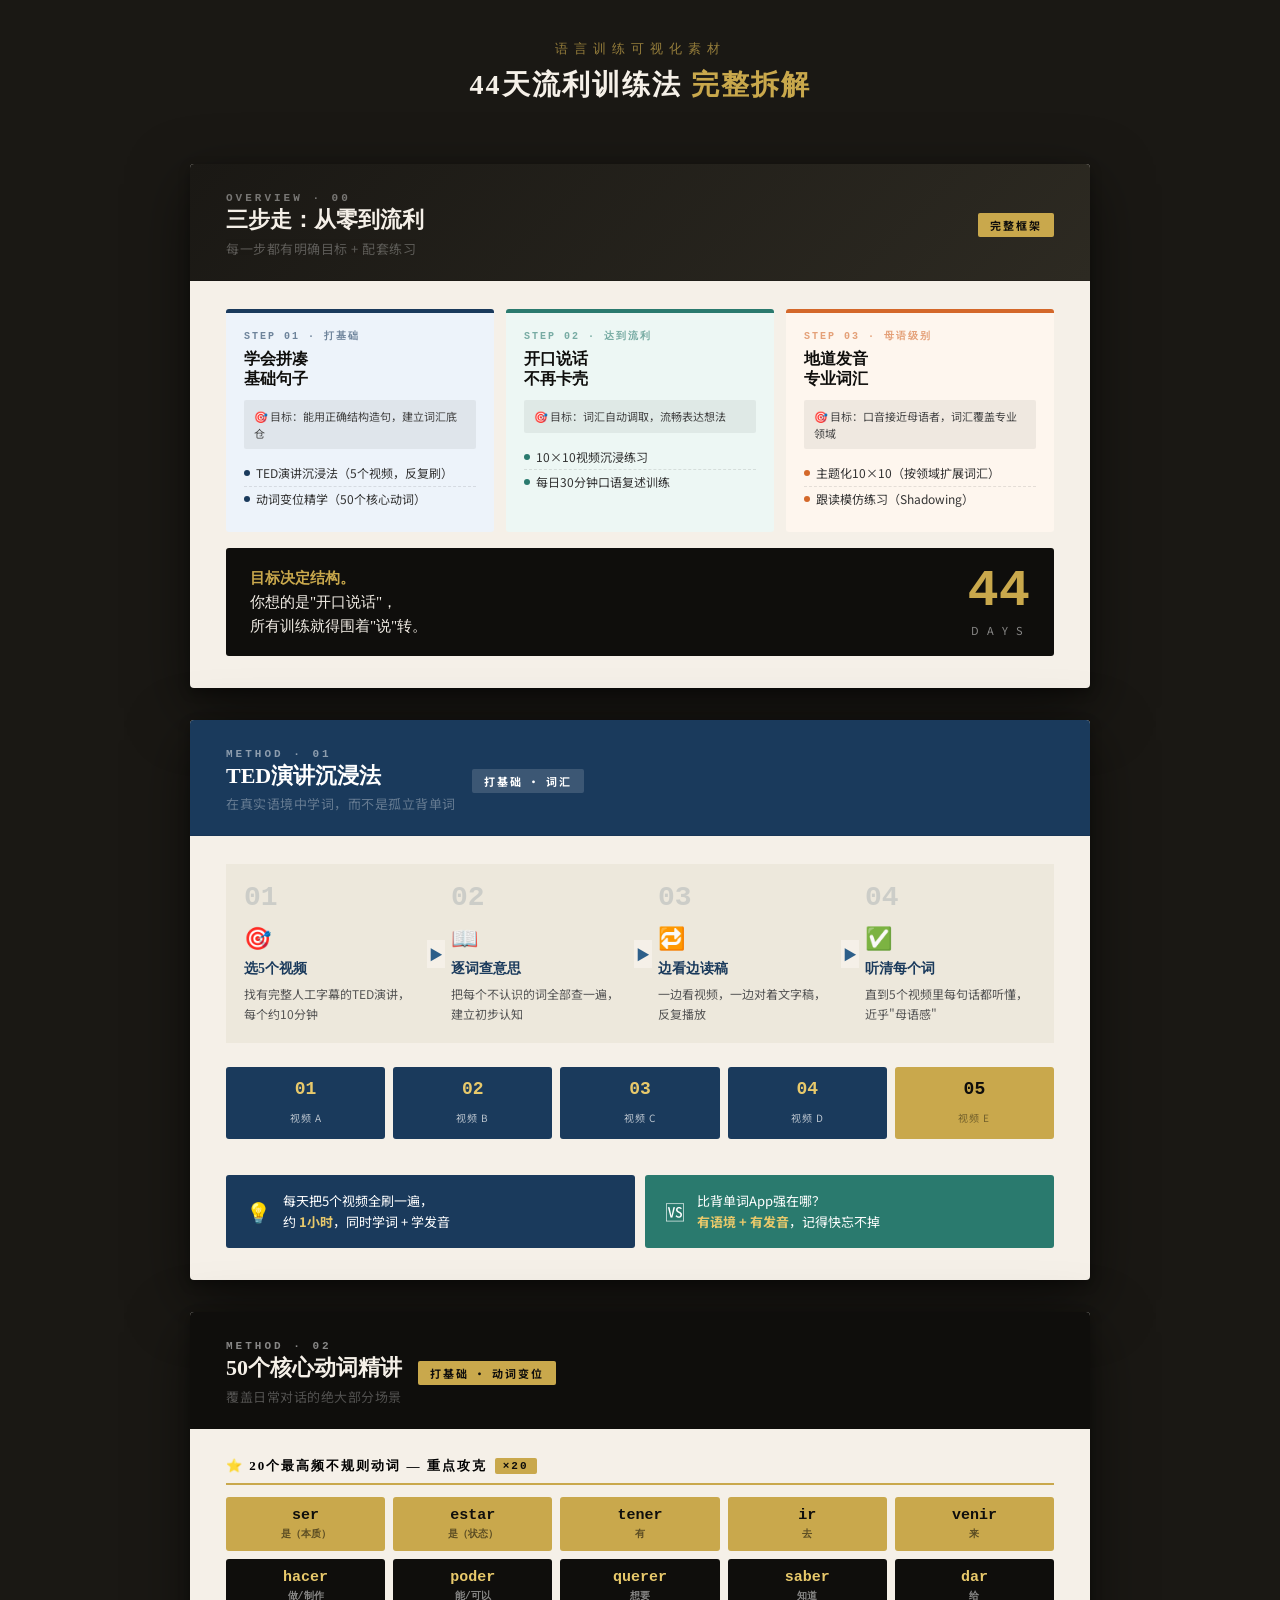
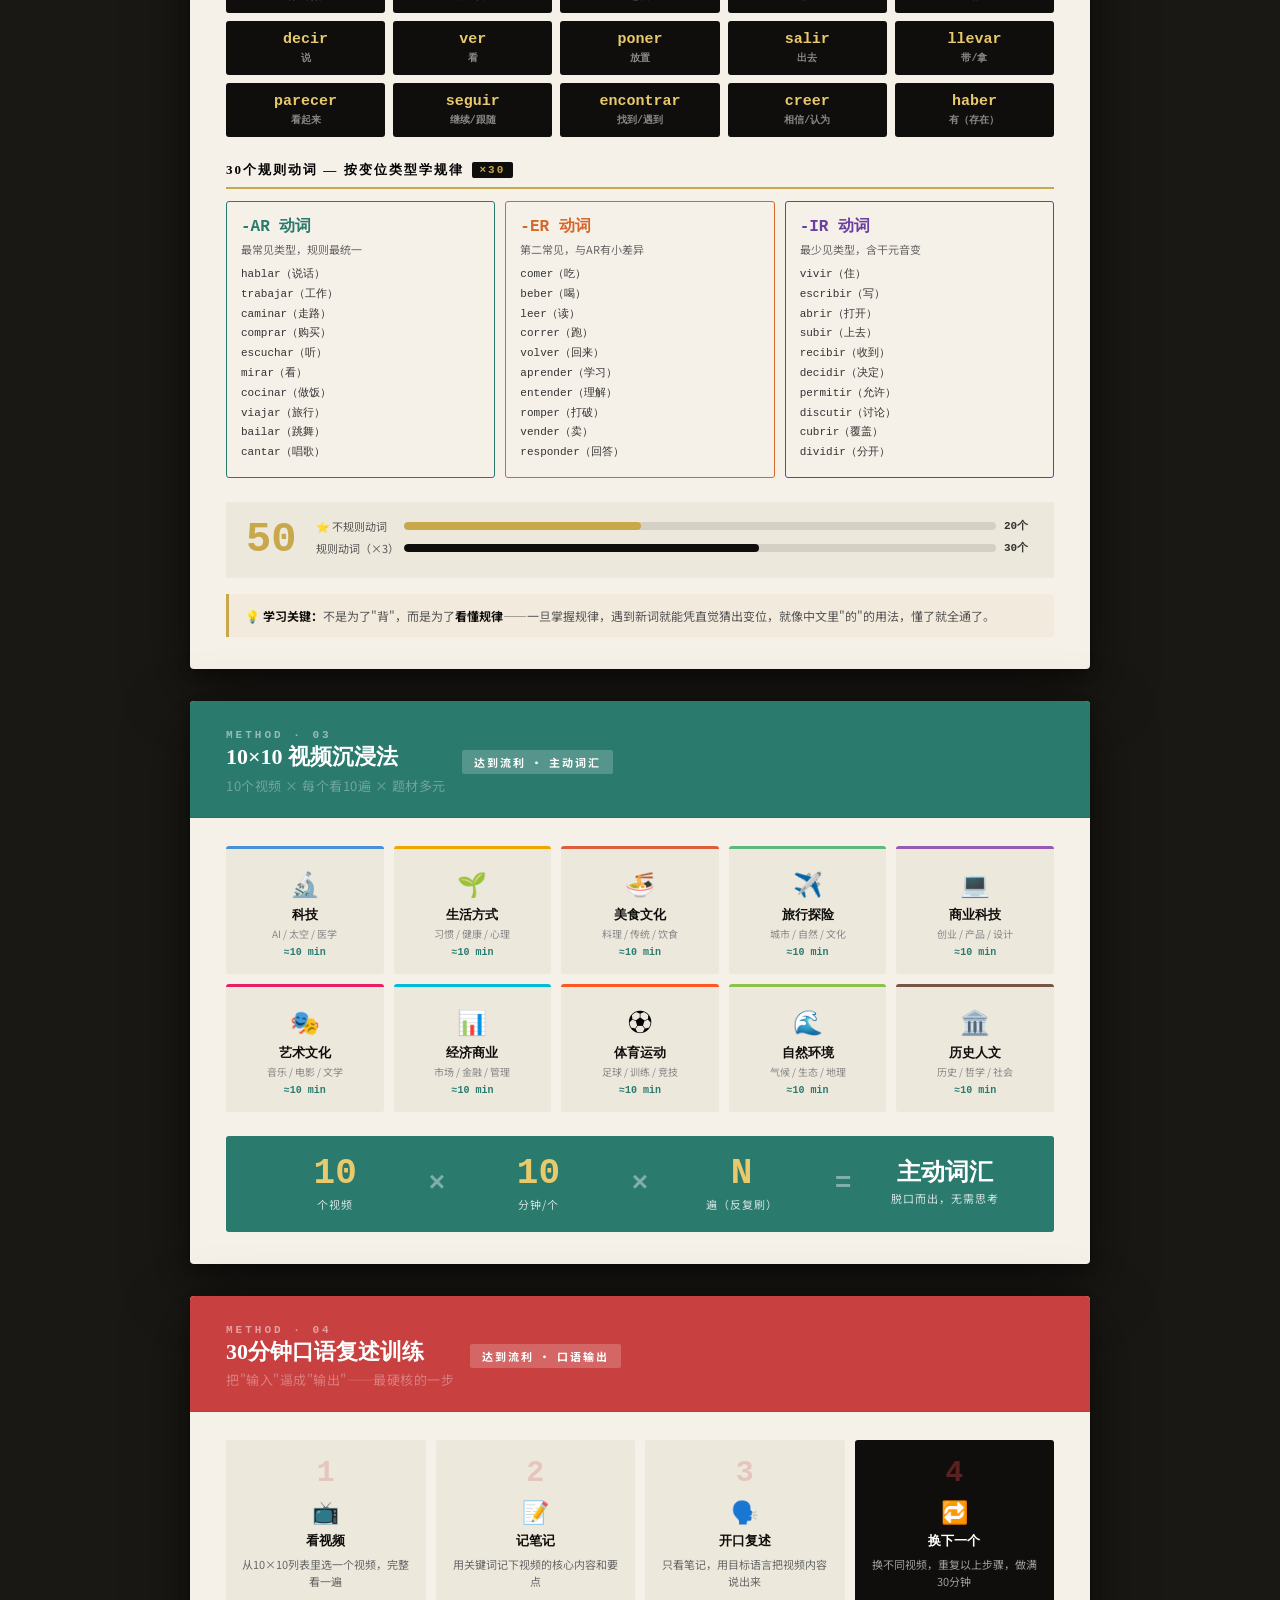
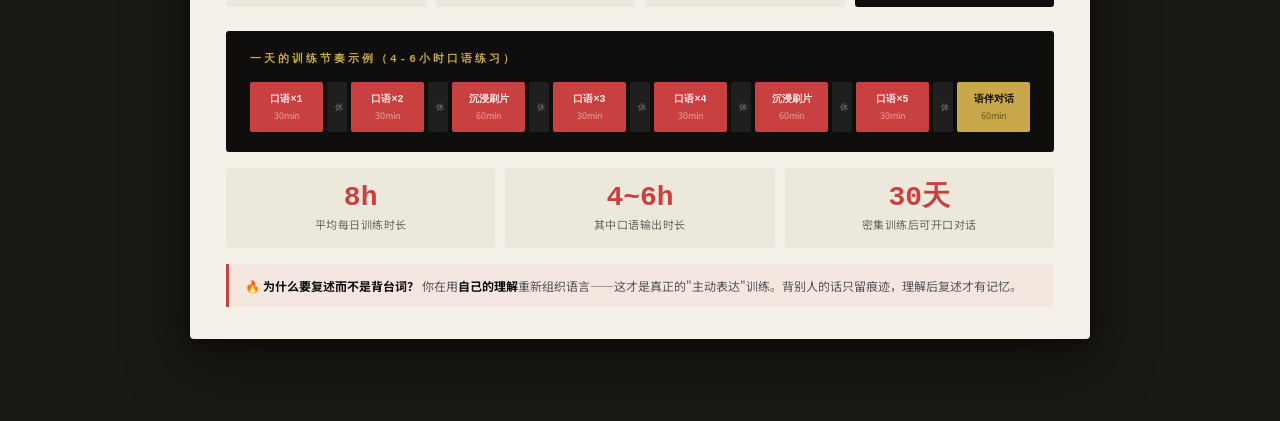
<file: public/language/44天西语训练法.html>
<!DOCTYPE html>
<html lang="zh-CN">
<head>
<meta charset="UTF-8">
<meta name="viewport" content="width=device-width, initial-scale=1.0">
<title>44天语言流利训练法</title>
<link href="https://fonts.googleapis.com/css2?family=Noto+Serif+SC:wght@400;600;700;900&family=Space+Mono:wght@400;700&family=Noto+Sans+SC:wght@300;400;500;700&display=swap" rel="stylesheet">
<style>
  :root {
    --ink: #0f0e0c;
    --paper: #f5f0e8;
    --cream: #ede8dc;
    --gold: #c9a84c;
    --gold-light: #e8c96b;
    --red: #c94040;
    --blue-deep: #1a3a5c;
    --blue-mid: #2d5f8a;
    --teal: #2a7a6e;
    --teal-light: #3aa090;
    --orange: #d4682a;
    --purple: #6b3fa0;
  }

  * { box-sizing: border-box; margin: 0; padding: 0; }

  body {
    background: #1a1814;
    font-family: 'Noto Sans SC', sans-serif;
    padding: 40px 20px;
    min-height: 100vh;
  }

  .page-title {
    text-align: center;
    color: var(--gold);
    font-family: 'Noto Serif SC', serif;
    font-size: 13px;
    letter-spacing: 6px;
    text-transform: uppercase;
    margin-bottom: 8px;
    opacity: 0.7;
  }

  .page-subtitle {
    text-align: center;
    color: var(--paper);
    font-family: 'Noto Serif SC', serif;
    font-size: 28px;
    font-weight: 900;
    margin-bottom: 60px;
    letter-spacing: 2px;
  }

  .page-subtitle span {
    color: var(--gold);
  }

  /* ===== CARD BASE ===== */
  .card {
    background: var(--paper);
    border-radius: 4px;
    overflow: hidden;
    position: relative;
    box-shadow: 0 20px 60px rgba(0,0,0,0.5), 0 4px 12px rgba(0,0,0,0.3);
    margin-bottom: 32px;
    max-width: 900px;
    margin-left: auto;
    margin-right: auto;
  }

  .card-header {
    padding: 28px 36px 22px;
    display: flex;
    align-items: center;
    gap: 16px;
    border-bottom: 1px solid rgba(0,0,0,0.08);
  }

  .card-num {
    font-family: 'Space Mono', monospace;
    font-size: 11px;
    font-weight: 700;
    letter-spacing: 3px;
    opacity: 0.4;
  }

  .card-badge {
    display: inline-flex;
    align-items: center;
    padding: 4px 12px;
    border-radius: 2px;
    font-size: 11px;
    font-weight: 700;
    letter-spacing: 2px;
    text-transform: uppercase;
  }

  .card-title {
    font-family: 'Noto Serif SC', serif;
    font-size: 22px;
    font-weight: 900;
    line-height: 1.3;
    margin-top: 2px;
  }

  .card-subtitle-text {
    font-size: 13px;
    opacity: 0.55;
    margin-top: 4px;
    letter-spacing: 0.5px;
  }

  .card-body {
    padding: 28px 36px 32px;
  }

  /* ===== CARD 1: TED沉浸法 ===== */
  .card-ted .card-header { background: var(--blue-deep); color: white; }
  .card-ted .card-badge { background: rgba(255,255,255,0.15); color: white; }
  .card-ted .card-num { color: white; opacity: 0.5; }

  .ted-flow {
    display: flex;
    align-items: stretch;
    gap: 0;
    margin-bottom: 24px;
  }

  .ted-step {
    flex: 1;
    background: var(--cream);
    padding: 20px 18px;
    position: relative;
    border-right: none;
  }

  .ted-step:last-child { border-right: none; }
  .ted-step:not(:last-child)::after {
    content: '▶';
    position: absolute;
    right: -12px;
    top: 50%;
    transform: translateY(-50%);
    color: var(--blue-mid);
    font-size: 14px;
    z-index: 2;
    background: var(--paper);
    padding: 4px 2px;
  }

  .ted-step-num {
    font-family: 'Space Mono', monospace;
    font-size: 28px;
    font-weight: 700;
    color: var(--blue-deep);
    opacity: 0.15;
    line-height: 1;
    margin-bottom: 8px;
  }

  .ted-step-icon { font-size: 22px; margin-bottom: 8px; }

  .ted-step-title {
    font-family: 'Noto Serif SC', serif;
    font-size: 14px;
    font-weight: 700;
    color: var(--blue-deep);
    margin-bottom: 6px;
  }

  .ted-step-desc {
    font-size: 12px;
    color: #555;
    line-height: 1.6;
  }

  .ted-videos-grid {
    display: grid;
    grid-template-columns: repeat(5, 1fr);
    gap: 8px;
    margin-top: 16px;
  }

  .ted-video-card {
    background: var(--blue-deep);
    color: white;
    border-radius: 3px;
    padding: 12px 10px;
    text-align: center;
  }

  .ted-video-num {
    font-family: 'Space Mono', monospace;
    font-size: 18px;
    font-weight: 700;
    color: var(--gold-light);
    display: block;
    margin-bottom: 4px;
  }

  .ted-video-label {
    font-size: 10px;
    opacity: 0.7;
    letter-spacing: 1px;
  }

  .ted-callout {
    background: var(--blue-deep);
    color: white;
    border-radius: 3px;
    padding: 16px 20px;
    margin-top: 20px;
    display: flex;
    align-items: center;
    gap: 12px;
  }

  .ted-callout-icon { font-size: 20px; flex-shrink: 0; }

  .ted-callout-text {
    font-size: 13px;
    line-height: 1.6;
  }

  .ted-callout-text strong {
    color: var(--gold-light);
    font-weight: 700;
  }

  /* ===== CARD 2: 动词卡片 ===== */
  .card-verb .card-header { background: var(--ink); color: white; }
  .card-verb .card-badge { background: var(--gold); color: var(--ink); }
  .card-verb .card-num { color: white; opacity: 0.5; }

  .verb-section-title {
    font-family: 'Noto Serif SC', serif;
    font-size: 13px;
    font-weight: 700;
    letter-spacing: 2px;
    text-transform: uppercase;
    margin-bottom: 12px;
    padding-bottom: 8px;
    border-bottom: 2px solid var(--gold);
    display: flex;
    align-items: center;
    gap: 8px;
  }

  .verb-count-badge {
    background: var(--gold);
    color: var(--ink);
    font-family: 'Space Mono', monospace;
    font-size: 11px;
    font-weight: 700;
    padding: 2px 8px;
    border-radius: 2px;
  }

  .verb-grid-irregular {
    display: grid;
    grid-template-columns: repeat(5, 1fr);
    gap: 8px;
    margin-bottom: 24px;
  }

  .verb-chip {
    background: var(--ink);
    color: var(--gold-light);
    border-radius: 3px;
    padding: 10px 8px;
    text-align: center;
    font-family: 'Space Mono', monospace;
    font-weight: 700;
  }

  .verb-chip-es { font-size: 15px; display: block; margin-bottom: 3px; }
  .verb-chip-zh { font-size: 10px; color: rgba(255,255,255,0.5); display: block; }

  .verb-chip.highlight {
    background: var(--gold);
    color: var(--ink);
  }
  .verb-chip.highlight .verb-chip-zh { color: rgba(0,0,0,0.55); }

  .verb-categories {
    display: grid;
    grid-template-columns: repeat(3, 1fr);
    gap: 10px;
    margin-bottom: 24px;
  }

  .verb-cat-card {
    border: 1.5px solid;
    border-radius: 3px;
    padding: 14px 14px;
  }

  .verb-cat-card.ar { border-color: var(--teal); }
  .verb-cat-card.er { border-color: var(--orange); }
  .verb-cat-card.ir { border-color: var(--purple); }

  .verb-cat-title {
    font-family: 'Space Mono', monospace;
    font-size: 16px;
    font-weight: 700;
    margin-bottom: 4px;
  }

  .verb-cat-card.ar .verb-cat-title { color: var(--teal); }
  .verb-cat-card.er .verb-cat-title { color: var(--orange); }
  .verb-cat-card.ir .verb-cat-title { color: var(--purple); }

  .verb-cat-desc {
    font-size: 11px;
    color: #666;
    margin-bottom: 8px;
  }

  .verb-cat-examples {
    font-family: 'Space Mono', monospace;
    font-size: 11px;
    color: #333;
    line-height: 1.8;
  }

  .verb-total-bar {
    background: var(--cream);
    border-radius: 3px;
    padding: 16px 20px;
    display: flex;
    align-items: center;
    gap: 20px;
    margin-top: 8px;
  }

  .verb-total-num {
    font-family: 'Space Mono', monospace;
    font-size: 42px;
    font-weight: 700;
    color: var(--gold);
    line-height: 1;
    flex-shrink: 0;
  }

  .verb-total-breakdown {
    flex: 1;
  }

  .verb-bar-row {
    display: flex;
    align-items: center;
    gap: 8px;
    margin-bottom: 6px;
  }

  .verb-bar-label {
    font-size: 11px;
    color: #555;
    width: 80px;
    flex-shrink: 0;
  }

  .verb-bar-track {
    flex: 1;
    height: 8px;
    background: rgba(0,0,0,0.1);
    border-radius: 4px;
    overflow: hidden;
  }

  .verb-bar-fill {
    height: 100%;
    border-radius: 4px;
  }

  .verb-bar-fill.primary { background: var(--gold); width: 40%; }
  .verb-bar-fill.secondary { background: var(--ink); width: 60%; }

  .verb-bar-count {
    font-family: 'Space Mono', monospace;
    font-size: 11px;
    font-weight: 700;
    color: #333;
    width: 30px;
  }

  /* ===== CARD 3: 10x10 ===== */
  .card-10x10 .card-header { background: var(--teal); color: white; }
  .card-10x10 .card-badge { background: rgba(255,255,255,0.2); color: white; }
  .card-10x10 .card-num { color: white; opacity: 0.5; }

  .topics-grid {
    display: grid;
    grid-template-columns: repeat(5, 1fr);
    gap: 10px;
    margin-bottom: 24px;
  }

  .topic-card {
    background: var(--cream);
    border-radius: 3px;
    padding: 16px 12px;
    text-align: center;
    position: relative;
    border-top: 3px solid transparent;
  }

  .topic-card.science { border-top-color: #4a90d9; }
  .topic-card.life { border-top-color: #f0a500; }
  .topic-card.food { border-top-color: #e05c3a; }
  .topic-card.travel { border-top-color: #5db87a; }
  .topic-card.tech { border-top-color: #9b59b6; }
  .topic-card.culture { border-top-color: #e91e63; }
  .topic-card.business { border-top-color: #00bcd4; }
  .topic-card.sport { border-top-color: #ff5722; }
  .topic-card.nature { border-top-color: #8bc34a; }
  .topic-card.history { border-top-color: #795548; }

  .topic-icon { font-size: 24px; margin-bottom: 6px; display: block; }

  .topic-name {
    font-family: 'Noto Serif SC', serif;
    font-size: 13px;
    font-weight: 700;
    color: var(--ink);
    margin-bottom: 2px;
  }

  .topic-sub {
    font-size: 10px;
    color: #888;
  }

  .topic-time {
    font-family: 'Space Mono', monospace;
    font-size: 10px;
    color: var(--teal);
    font-weight: 700;
    margin-top: 6px;
  }

  .x10-formula {
    background: var(--teal);
    color: white;
    border-radius: 3px;
    padding: 20px 24px;
    display: flex;
    align-items: center;
    gap: 0;
  }

  .formula-item {
    flex: 1;
    text-align: center;
  }

  .formula-num {
    font-family: 'Space Mono', monospace;
    font-size: 36px;
    font-weight: 700;
    color: var(--gold-light);
    line-height: 1;
    display: block;
  }

  .formula-label {
    font-size: 11px;
    opacity: 0.8;
    margin-top: 4px;
    letter-spacing: 1px;
  }

  .formula-op {
    font-family: 'Space Mono', monospace;
    font-size: 28px;
    font-weight: 700;
    opacity: 0.4;
    padding: 0 8px;
  }

  /* ===== CARD 4: 30分钟口语练习 ===== */
  .card-speak .card-header { background: var(--red); color: white; }
  .card-speak .card-badge { background: rgba(255,255,255,0.2); color: white; }
  .card-speak .card-num { color: white; opacity: 0.5; }

  .speak-steps {
    display: grid;
    grid-template-columns: repeat(4, 1fr);
    gap: 10px;
    margin-bottom: 24px;
  }

  .speak-step {
    background: var(--cream);
    border-radius: 3px;
    padding: 18px 14px;
    text-align: center;
    position: relative;
  }

  .speak-step-num {
    font-family: 'Space Mono', monospace;
    font-size: 30px;
    font-weight: 700;
    color: var(--red);
    opacity: 0.2;
    line-height: 1;
  }

  .speak-step-icon { font-size: 22px; margin: 6px 0; display: block; }

  .speak-step-title {
    font-family: 'Noto Serif SC', serif;
    font-size: 13px;
    font-weight: 700;
    color: var(--ink);
    margin-bottom: 6px;
  }

  .speak-step-desc { font-size: 11px; color: #666; line-height: 1.5; }

  .day-timeline {
    background: var(--ink);
    border-radius: 3px;
    padding: 20px 24px;
    margin-bottom: 16px;
  }

  .timeline-title {
    font-family: 'Space Mono', monospace;
    font-size: 11px;
    font-weight: 700;
    color: var(--gold);
    letter-spacing: 3px;
    margin-bottom: 16px;
  }

  .timeline-blocks {
    display: flex;
    gap: 4px;
    align-items: stretch;
  }

  .timeline-block {
    border-radius: 2px;
    padding: 10px 8px;
    display: flex;
    flex-direction: column;
    justify-content: center;
    position: relative;
  }

  .timeline-block.session {
    background: var(--red);
    flex: 1;
  }

  .timeline-block.break {
    background: rgba(255,255,255,0.07);
    width: 20px;
    flex: none;
  }

  .timeline-block-label {
    font-family: 'Space Mono', monospace;
    font-size: 10px;
    font-weight: 700;
    color: white;
    text-align: center;
    writing-mode: horizontal-tb;
  }

  .timeline-block.session .timeline-block-label { color: rgba(255,255,255,0.9); }
  .timeline-block.break .timeline-block-label { color: rgba(255,255,255,0.3); font-size: 8px; }

  .timeline-block-time {
    font-size: 9px;
    color: rgba(255,255,255,0.5);
    text-align: center;
    margin-top: 3px;
  }

  .speak-stats {
    display: grid;
    grid-template-columns: repeat(3, 1fr);
    gap: 10px;
  }

  .speak-stat {
    background: var(--cream);
    border-radius: 3px;
    padding: 16px 18px;
    text-align: center;
  }

  .speak-stat-num {
    font-family: 'Space Mono', monospace;
    font-size: 28px;
    font-weight: 700;
    color: var(--red);
    line-height: 1;
    display: block;
  }

  .speak-stat-label {
    font-size: 11px;
    color: #666;
    margin-top: 4px;
    letter-spacing: 0.5px;
  }

  /* ===== CARD 5: 总览 ===== */
  .card-overview .card-header { background: linear-gradient(135deg, #1a1814 0%, #2d2a22 100%); color: white; }
  .card-overview .card-badge { background: var(--gold); color: var(--ink); }
  .card-overview .card-num { color: white; opacity: 0.4; }

  .overview-phases {
    display: grid;
    grid-template-columns: repeat(3, 1fr);
    gap: 12px;
  }

  .phase-card {
    border-radius: 3px;
    padding: 20px 18px;
    position: relative;
    overflow: hidden;
  }

  .phase-card::before {
    content: '';
    position: absolute;
    top: 0; left: 0; right: 0;
    height: 4px;
  }

  .phase-card.p1 { background: #edf3fa; }
  .phase-card.p1::before { background: var(--blue-deep); }

  .phase-card.p2 { background: #edf7f4; }
  .phase-card.p2::before { background: var(--teal); }

  .phase-card.p3 { background: #fef6ee; }
  .phase-card.p3::before { background: var(--orange); }

  .phase-label {
    font-family: 'Space Mono', monospace;
    font-size: 10px;
    font-weight: 700;
    letter-spacing: 2px;
    margin-bottom: 6px;
    opacity: 0.6;
  }

  .phase-card.p1 .phase-label { color: var(--blue-deep); }
  .phase-card.p2 .phase-label { color: var(--teal); }
  .phase-card.p3 .phase-label { color: var(--orange); }

  .phase-title {
    font-family: 'Noto Serif SC', serif;
    font-size: 16px;
    font-weight: 900;
    color: var(--ink);
    margin-bottom: 10px;
    line-height: 1.3;
  }

  .phase-goal {
    background: rgba(0,0,0,0.06);
    border-radius: 2px;
    padding: 8px 10px;
    font-size: 11px;
    color: #444;
    margin-bottom: 12px;
    line-height: 1.5;
  }

  .phase-exercises { list-style: none; }

  .phase-exercise {
    font-size: 12px;
    color: #333;
    padding: 4px 0;
    border-bottom: 1px dashed rgba(0,0,0,0.1);
    display: flex;
    gap: 6px;
    line-height: 1.4;
  }

  .phase-exercise:last-child { border-bottom: none; }

  .phase-exercise-dot {
    flex-shrink: 0;
    width: 6px;
    height: 6px;
    border-radius: 50%;
    margin-top: 5px;
  }

  .p1 .phase-exercise-dot { background: var(--blue-deep); }
  .p2 .phase-exercise-dot { background: var(--teal); }
  .p3 .phase-exercise-dot { background: var(--orange); }

  .overview-footer {
    margin-top: 16px;
    background: var(--ink);
    border-radius: 3px;
    padding: 18px 24px;
    display: flex;
    align-items: center;
    justify-content: space-between;
    gap: 20px;
  }

  .footer-quote {
    font-family: 'Noto Serif SC', serif;
    font-size: 15px;
    color: var(--paper);
    line-height: 1.6;
    flex: 1;
  }

  .footer-quote span { color: var(--gold); font-weight: 700; }

  .footer-days {
    flex-shrink: 0;
    text-align: center;
  }

  .footer-days-num {
    font-family: 'Space Mono', monospace;
    font-size: 52px;
    font-weight: 700;
    color: var(--gold);
    line-height: 1;
    display: block;
  }

  .footer-days-label {
    font-size: 11px;
    color: rgba(255,255,255,0.5);
    letter-spacing: 3px;
    display: block;
    margin-top: 4px;
  }

  /* ===== DECORATIVE ===== */
  .card-corner {
    position: absolute;
    top: 0; right: 0;
    width: 0; height: 0;
    border-style: solid;
    border-width: 0 40px 40px 0;
  }

  .divider {
    height: 1px;
    background: linear-gradient(to right, transparent, rgba(0,0,0,0.1), transparent);
    margin: 20px 0;
  }

  .tag {
    display: inline-block;
    padding: 2px 8px;
    border-radius: 2px;
    font-size: 10px;
    font-weight: 700;
    letter-spacing: 1px;
    text-transform: uppercase;
    margin-right: 4px;
    margin-bottom: 4px;
  }

  .note-box {
    border-left: 3px solid var(--gold);
    background: rgba(201,168,76,0.08);
    padding: 12px 16px;
    border-radius: 0 3px 3px 0;
    font-size: 12px;
    color: #555;
    line-height: 1.6;
    margin-top: 16px;
  }

  .note-box strong { color: var(--ink); }
/* ===== Unified Responsive Layer ===== */
@media (max-width: 600px) {
  body { padding: 20px 12px 40px; }
  .page-title { font-size: 11px; letter-spacing: 3px; }
  .page-subtitle { font-size: 22px; margin-bottom: 28px; letter-spacing: 1px; }
  .card { margin-bottom: 16px; }
  .card-header, .card-body { padding: 16px !important; }
  .card-title { font-size: 18px; }
  .ted-flow { flex-direction: column; gap: 10px; }
  .ted-step::after, .ted-step:not(:last-child)::after { display: none; }
  .ted-videos-grid { grid-template-columns: repeat(2, minmax(0, 1fr)); }
}

@media (min-width: 601px) and (max-width: 1024px) {
  body { padding: 28px 16px 56px; }
  .card { max-width: 960px; }
  .card-header, .card-body { padding: 22px 24px 24px; }
  .ted-videos-grid { grid-template-columns: repeat(3, minmax(0, 1fr)); }
}

@media (min-width: 1440px) {
  .card { max-width: 1120px; }
  .page-subtitle { font-size: 34px; }
}
</style>
<link rel="stylesheet" href="shared-responsive.css">
</head>
<body>

<p class="page-title">语言训练可视化素材</p>
<h1 class="page-subtitle">44天流利训练法 <span>完整拆解</span></h1>

<!-- ===== CARD 0: 总览 ===== -->
<div class="card card-overview">
  <div class="card-header">
    <div>
      <div class="card-num">OVERVIEW · 00</div>
      <div class="card-title" style="color:var(--paper)">三步走：从零到流利</div>
      <div class="card-subtitle-text" style="color:rgba(255,255,255,0.5)">每一步都有明确目标 + 配套练习</div>
    </div>
    <div class="card-badge" style="margin-left:auto; flex-shrink:0;">完整框架</div>
  </div>
  <div class="card-body">
    <div class="overview-phases">
      <div class="phase-card p1">
        <div class="phase-label">STEP 01 · 打基础</div>
        <div class="phase-title">学会拼凑<br>基础句子</div>
        <div class="phase-goal">🎯 目标：能用正确结构造句，建立词汇底仓</div>
        <ul class="phase-exercises">
          <li class="phase-exercise"><span class="phase-exercise-dot"></span>TED演讲沉浸法（5个视频，反复刷）</li>
          <li class="phase-exercise"><span class="phase-exercise-dot"></span>动词变位精学（50个核心动词）</li>
        </ul>
      </div>
      <div class="phase-card p2">
        <div class="phase-label">STEP 02 · 达到流利</div>
        <div class="phase-title">开口说话<br>不再卡壳</div>
        <div class="phase-goal">🎯 目标：词汇自动调取，流畅表达想法</div>
        <ul class="phase-exercises">
          <li class="phase-exercise"><span class="phase-exercise-dot"></span>10×10视频沉浸练习</li>
          <li class="phase-exercise"><span class="phase-exercise-dot"></span>每日30分钟口语复述训练</li>
        </ul>
      </div>
      <div class="phase-card p3">
        <div class="phase-label">STEP 03 · 母语级别</div>
        <div class="phase-title">地道发音<br>专业词汇</div>
        <div class="phase-goal">🎯 目标：口音接近母语者，词汇覆盖专业领域</div>
        <ul class="phase-exercises">
          <li class="phase-exercise"><span class="phase-exercise-dot"></span>主题化10×10（按领域扩展词汇）</li>
          <li class="phase-exercise"><span class="phase-exercise-dot"></span>跟读模仿练习（Shadowing）</li>
        </ul>
      </div>
    </div>
    <div class="overview-footer">
      <div class="footer-quote">
        <span>目标决定结构。</span><br>
        你想的是"开口说话"，<br>所有训练就得围着"说"转。
      </div>
      <div class="footer-days">
        <span class="footer-days-num">44</span>
        <span class="footer-days-label">D A Y S</span>
      </div>
    </div>
  </div>
</div>

<!-- ===== CARD 1: TED沉浸法 ===== -->
<div class="card card-ted">
  <div class="card-header">
    <div>
      <div class="card-num">METHOD · 01</div>
      <div class="card-title">TED演讲沉浸法</div>
      <div class="card-subtitle-text" style="color:rgba(255,255,255,0.6)">在真实语境中学词，而不是孤立背单词</div>
    </div>
    <div class="card-badge">打基础 · 词汇</div>
  </div>
  <div class="card-body">
    <div class="ted-flow">
      <div class="ted-step">
        <div class="ted-step-num">01</div>
        <div class="ted-step-icon">🎯</div>
        <div class="ted-step-title">选5个视频</div>
        <div class="ted-step-desc">找有完整人工字幕的TED演讲，每个约10分钟</div>
      </div>
      <div class="ted-step">
        <div class="ted-step-num">02</div>
        <div class="ted-step-icon">📖</div>
        <div class="ted-step-title">逐词查意思</div>
        <div class="ted-step-desc">把每个不认识的词全部查一遍，建立初步认知</div>
      </div>
      <div class="ted-step">
        <div class="ted-step-num">03</div>
        <div class="ted-step-icon">🔁</div>
        <div class="ted-step-title">边看边读稿</div>
        <div class="ted-step-desc">一边看视频，一边对着文字稿，反复播放</div>
      </div>
      <div class="ted-step">
        <div class="ted-step-num">04</div>
        <div class="ted-step-icon">✅</div>
        <div class="ted-step-title">听清每个词</div>
        <div class="ted-step-desc">直到5个视频里每句话都听懂，近乎"母语感"</div>
      </div>
    </div>

    <div class="ted-videos-grid">
      <div class="ted-video-card">
        <span class="ted-video-num">01</span>
        <span class="ted-video-label">视频 A</span>
      </div>
      <div class="ted-video-card">
        <span class="ted-video-num">02</span>
        <span class="ted-video-label">视频 B</span>
      </div>
      <div class="ted-video-card">
        <span class="ted-video-num">03</span>
        <span class="ted-video-label">视频 C</span>
      </div>
      <div class="ted-video-card">
        <span class="ted-video-num">04</span>
        <span class="ted-video-label">视频 D</span>
      </div>
      <div class="ted-video-card" style="background:var(--gold); color:var(--ink);">
        <span class="ted-video-num" style="color:var(--ink)">05</span>
        <span class="ted-video-label" style="color:rgba(0,0,0,0.6)">视频 E</span>
      </div>
    </div>

    <div style="display:grid; grid-template-columns:1fr 1fr; gap:10px; margin-top:16px;">
      <div class="ted-callout">
        <div class="ted-callout-icon">💡</div>
        <div class="ted-callout-text">
          每天把5个视频全刷一遍，<br>约 <strong>1小时</strong>，同时学词 + 学发音
        </div>
      </div>
      <div class="ted-callout" style="background:var(--teal);">
        <div class="ted-callout-icon">🆚</div>
        <div class="ted-callout-text">
          比背单词App强在哪？<br><strong>有语境 + 有发音</strong>，记得快忘不掉
        </div>
      </div>
    </div>
  </div>
</div>

<!-- ===== CARD 2: 动词卡片 ===== -->
<div class="card card-verb">
  <div class="card-header">
    <div>
      <div class="card-num">METHOD · 02</div>
      <div class="card-title" style="color:var(--paper)">50个核心动词精讲</div>
      <div class="card-subtitle-text" style="color:rgba(255,255,255,0.5)">覆盖日常对话的绝大部分场景</div>
    </div>
    <div class="card-badge">打基础 · 动词变位</div>
  </div>
  <div class="card-body">

    <div class="verb-section-title">
      ⭐ 20个最高频不规则动词 — 重点攻克
      <span class="verb-count-badge">×20</span>
    </div>
    <div class="verb-grid-irregular">
      <div class="verb-chip highlight"><span class="verb-chip-es">ser</span><span class="verb-chip-zh">是（本质）</span></div>
      <div class="verb-chip highlight"><span class="verb-chip-es">estar</span><span class="verb-chip-zh">是（状态）</span></div>
      <div class="verb-chip highlight"><span class="verb-chip-es">tener</span><span class="verb-chip-zh">有</span></div>
      <div class="verb-chip highlight"><span class="verb-chip-es">ir</span><span class="verb-chip-zh">去</span></div>
      <div class="verb-chip highlight"><span class="verb-chip-es">venir</span><span class="verb-chip-zh">来</span></div>
      <div class="verb-chip"><span class="verb-chip-es">hacer</span><span class="verb-chip-zh">做/制作</span></div>
      <div class="verb-chip"><span class="verb-chip-es">poder</span><span class="verb-chip-zh">能/可以</span></div>
      <div class="verb-chip"><span class="verb-chip-es">querer</span><span class="verb-chip-zh">想要</span></div>
      <div class="verb-chip"><span class="verb-chip-es">saber</span><span class="verb-chip-zh">知道</span></div>
      <div class="verb-chip"><span class="verb-chip-es">dar</span><span class="verb-chip-zh">给</span></div>
      <div class="verb-chip"><span class="verb-chip-es">decir</span><span class="verb-chip-zh">说</span></div>
      <div class="verb-chip"><span class="verb-chip-es">ver</span><span class="verb-chip-zh">看</span></div>
      <div class="verb-chip"><span class="verb-chip-es">poner</span><span class="verb-chip-zh">放置</span></div>
      <div class="verb-chip"><span class="verb-chip-es">salir</span><span class="verb-chip-zh">出去</span></div>
      <div class="verb-chip"><span class="verb-chip-es">llevar</span><span class="verb-chip-zh">带/拿</span></div>
      <div class="verb-chip"><span class="verb-chip-es">parecer</span><span class="verb-chip-zh">看起来</span></div>
      <div class="verb-chip"><span class="verb-chip-es">seguir</span><span class="verb-chip-zh">继续/跟随</span></div>
      <div class="verb-chip"><span class="verb-chip-es">encontrar</span><span class="verb-chip-zh">找到/遇到</span></div>
      <div class="verb-chip"><span class="verb-chip-es">creer</span><span class="verb-chip-zh">相信/认为</span></div>
      <div class="verb-chip"><span class="verb-chip-es">haber</span><span class="verb-chip-zh">有（存在）</span></div>
    </div>

    <div class="verb-section-title">
      30个规则动词 — 按变位类型学规律
      <span class="verb-count-badge" style="background:var(--ink); color:var(--gold);">×30</span>
    </div>
    <div class="verb-categories">
      <div class="verb-cat-card ar">
        <div class="verb-cat-title">-AR 动词</div>
        <div class="verb-cat-desc">最常见类型，规则最统一</div>
        <div class="verb-cat-examples">
          hablar（说话）<br>
          trabajar（工作）<br>
          caminar（走路）<br>
          comprar（购买）<br>
          escuchar（听）<br>
          mirar（看）<br>
          cocinar（做饭）<br>
          viajar（旅行）<br>
          bailar（跳舞）<br>
          cantar（唱歌）
        </div>
      </div>
      <div class="verb-cat-card er">
        <div class="verb-cat-title">-ER 动词</div>
        <div class="verb-cat-desc">第二常见，与AR有小差异</div>
        <div class="verb-cat-examples">
          comer（吃）<br>
          beber（喝）<br>
          leer（读）<br>
          correr（跑）<br>
          volver（回来）<br>
          aprender（学习）<br>
          entender（理解）<br>
          romper（打破）<br>
          vender（卖）<br>
          responder（回答）
        </div>
      </div>
      <div class="verb-cat-card ir">
        <div class="verb-cat-title">-IR 动词</div>
        <div class="verb-cat-desc">最少见类型，含干元音变</div>
        <div class="verb-cat-examples">
          vivir（住）<br>
          escribir（写）<br>
          abrir（打开）<br>
          subir（上去）<br>
          recibir（收到）<br>
          decidir（决定）<br>
          permitir（允许）<br>
          discutir（讨论）<br>
          cubrir（覆盖）<br>
          dividir（分开）
        </div>
      </div>
    </div>

    <div class="verb-total-bar">
      <div class="verb-total-num">50</div>
      <div class="verb-total-breakdown">
        <div class="verb-bar-row">
          <div class="verb-bar-label">⭐ 不规则动词</div>
          <div class="verb-bar-track"><div class="verb-bar-fill primary"></div></div>
          <div class="verb-bar-count">20个</div>
        </div>
        <div class="verb-bar-row">
          <div class="verb-bar-label">规则动词（×3）</div>
          <div class="verb-bar-track"><div class="verb-bar-fill secondary"></div></div>
          <div class="verb-bar-count">30个</div>
        </div>
      </div>
    </div>

    <div class="note-box">
      💡 <strong>学习关键：</strong>不是为了"背"，而是为了<strong>看懂规律</strong>——一旦掌握规律，遇到新词就能凭直觉猜出变位，就像中文里"的"的用法，懂了就全通了。
    </div>
  </div>
</div>

<!-- ===== CARD 3: 10x10 ===== -->
<div class="card card-10x10">
  <div class="card-header">
    <div>
      <div class="card-num">METHOD · 03</div>
      <div class="card-title">10×10 视频沉浸法</div>
      <div class="card-subtitle-text" style="color:rgba(255,255,255,0.6)">10个视频 × 每个看10遍 × 题材多元</div>
    </div>
    <div class="card-badge">达到流利 · 主动词汇</div>
  </div>
  <div class="card-body">

    <div class="topics-grid">
      <div class="topic-card science">
        <span class="topic-icon">🔬</span>
        <div class="topic-name">科技</div>
        <div class="topic-sub">AI / 太空 / 医学</div>
        <div class="topic-time">≈10 min</div>
      </div>
      <div class="topic-card life">
        <span class="topic-icon">🌱</span>
        <div class="topic-name">生活方式</div>
        <div class="topic-sub">习惯 / 健康 / 心理</div>
        <div class="topic-time">≈10 min</div>
      </div>
      <div class="topic-card food">
        <span class="topic-icon">🍜</span>
        <div class="topic-name">美食文化</div>
        <div class="topic-sub">料理 / 传统 / 饮食</div>
        <div class="topic-time">≈10 min</div>
      </div>
      <div class="topic-card travel">
        <span class="topic-icon">✈️</span>
        <div class="topic-name">旅行探险</div>
        <div class="topic-sub">城市 / 自然 / 文化</div>
        <div class="topic-time">≈10 min</div>
      </div>
      <div class="topic-card tech">
        <span class="topic-icon">💻</span>
        <div class="topic-name">商业科技</div>
        <div class="topic-sub">创业 / 产品 / 设计</div>
        <div class="topic-time">≈10 min</div>
      </div>
      <div class="topic-card culture">
        <span class="topic-icon">🎭</span>
        <div class="topic-name">艺术文化</div>
        <div class="topic-sub">音乐 / 电影 / 文学</div>
        <div class="topic-time">≈10 min</div>
      </div>
      <div class="topic-card business">
        <span class="topic-icon">📊</span>
        <div class="topic-name">经济商业</div>
        <div class="topic-sub">市场 / 金融 / 管理</div>
        <div class="topic-time">≈10 min</div>
      </div>
      <div class="topic-card sport">
        <span class="topic-icon">⚽</span>
        <div class="topic-name">体育运动</div>
        <div class="topic-sub">足球 / 训练 / 竞技</div>
        <div class="topic-time">≈10 min</div>
      </div>
      <div class="topic-card nature">
        <span class="topic-icon">🌊</span>
        <div class="topic-name">自然环境</div>
        <div class="topic-sub">气候 / 生态 / 地理</div>
        <div class="topic-time">≈10 min</div>
      </div>
      <div class="topic-card history">
        <span class="topic-icon">🏛️</span>
        <div class="topic-name">历史人文</div>
        <div class="topic-sub">历史 / 哲学 / 社会</div>
        <div class="topic-time">≈10 min</div>
      </div>
    </div>

    <div class="x10-formula">
      <div class="formula-item">
        <span class="formula-num">10</span>
        <div class="formula-label">个视频</div>
      </div>
      <div class="formula-op">×</div>
      <div class="formula-item">
        <span class="formula-num">10</span>
        <div class="formula-label">分钟/个</div>
      </div>
      <div class="formula-op">×</div>
      <div class="formula-item">
        <span class="formula-num">N</span>
        <div class="formula-label">遍（反复刷）</div>
      </div>
      <div class="formula-op">=</div>
      <div class="formula-item">
        <span class="formula-num" style="font-size:24px; color:white;">主动词汇</span>
        <div class="formula-label">脱口而出，无需思考</div>
      </div>
    </div>
  </div>
</div>

<!-- ===== CARD 4: 口语复述练习 ===== -->
<div class="card card-speak">
  <div class="card-header">
    <div>
      <div class="card-num">METHOD · 04</div>
      <div class="card-title">30分钟口语复述训练</div>
      <div class="card-subtitle-text" style="color:rgba(255,255,255,0.6)">把"输入"逼成"输出"——最硬核的一步</div>
    </div>
    <div class="card-badge">达到流利 · 口语输出</div>
  </div>
  <div class="card-body">

    <div class="speak-steps">
      <div class="speak-step">
        <div class="speak-step-num">1</div>
        <span class="speak-step-icon">📺</span>
        <div class="speak-step-title">看视频</div>
        <div class="speak-step-desc">从10×10列表里选一个视频，完整看一遍</div>
      </div>
      <div class="speak-step">
        <div class="speak-step-num">2</div>
        <span class="speak-step-icon">📝</span>
        <div class="speak-step-title">记笔记</div>
        <div class="speak-step-desc">用关键词记下视频的核心内容和要点</div>
      </div>
      <div class="speak-step">
        <div class="speak-step-num">3</div>
        <span class="speak-step-icon">🗣️</span>
        <div class="speak-step-title">开口复述</div>
        <div class="speak-step-desc">只看笔记，用目标语言把视频内容说出来</div>
      </div>
      <div class="speak-step" style="background:var(--ink);">
        <div class="speak-step-num" style="color:var(--red); opacity:0.4">4</div>
        <span class="speak-step-icon">🔁</span>
        <div class="speak-step-title" style="color:white">换下一个</div>
        <div class="speak-step-desc" style="color:rgba(255,255,255,0.6)">换不同视频，重复以上步骤，做满30分钟</div>
      </div>
    </div>

    <div class="day-timeline">
      <div class="timeline-title">一天的训练节奏示例（4-6小时口语练习）</div>
      <div class="timeline-blocks">
        <div class="timeline-block session">
          <div class="timeline-block-label">口语×1</div>
          <div class="timeline-block-time">30min</div>
        </div>
        <div class="timeline-block break">
          <div class="timeline-block-label">休</div>
        </div>
        <div class="timeline-block session">
          <div class="timeline-block-label">口语×2</div>
          <div class="timeline-block-time">30min</div>
        </div>
        <div class="timeline-block break">
          <div class="timeline-block-label">休</div>
        </div>
        <div class="timeline-block session">
          <div class="timeline-block-label">沉浸刷片</div>
          <div class="timeline-block-time">60min</div>
        </div>
        <div class="timeline-block break">
          <div class="timeline-block-label">休</div>
        </div>
        <div class="timeline-block session">
          <div class="timeline-block-label">口语×3</div>
          <div class="timeline-block-time">30min</div>
        </div>
        <div class="timeline-block break">
          <div class="timeline-block-label">休</div>
        </div>
        <div class="timeline-block session">
          <div class="timeline-block-label">口语×4</div>
          <div class="timeline-block-time">30min</div>
        </div>
        <div class="timeline-block break">
          <div class="timeline-block-label">休</div>
        </div>
        <div class="timeline-block session">
          <div class="timeline-block-label">沉浸刷片</div>
          <div class="timeline-block-time">60min</div>
        </div>
        <div class="timeline-block break">
          <div class="timeline-block-label">休</div>
        </div>
        <div class="timeline-block session">
          <div class="timeline-block-label">口语×5</div>
          <div class="timeline-block-time">30min</div>
        </div>
        <div class="timeline-block break">
          <div class="timeline-block-label">休</div>
        </div>
        <div class="timeline-block session" style="background:var(--gold);">
          <div class="timeline-block-label" style="color:var(--ink)">语伴对话</div>
          <div class="timeline-block-time" style="color:rgba(0,0,0,0.5)">60min</div>
        </div>
      </div>
    </div>

    <div class="speak-stats">
      <div class="speak-stat">
        <span class="speak-stat-num">8h</span>
        <div class="speak-stat-label">平均每日训练时长</div>
      </div>
      <div class="speak-stat">
        <span class="speak-stat-num">4~6h</span>
        <div class="speak-stat-label">其中口语输出时长</div>
      </div>
      <div class="speak-stat">
        <span class="speak-stat-num">30天</span>
        <div class="speak-stat-label">密集训练后可开口对话</div>
      </div>
    </div>

    <div class="note-box" style="border-color:var(--red); background:rgba(201,64,64,0.05); margin-top:16px;">
      🔥 <strong>为什么要复述而不是背台词？</strong> 你在用<strong>自己的理解</strong>重新组织语言——这才是真正的"主动表达"训练。背别人的话只留痕迹，理解后复述才有记忆。
    </div>
  </div>
</div>

</body>
</html>
</file>
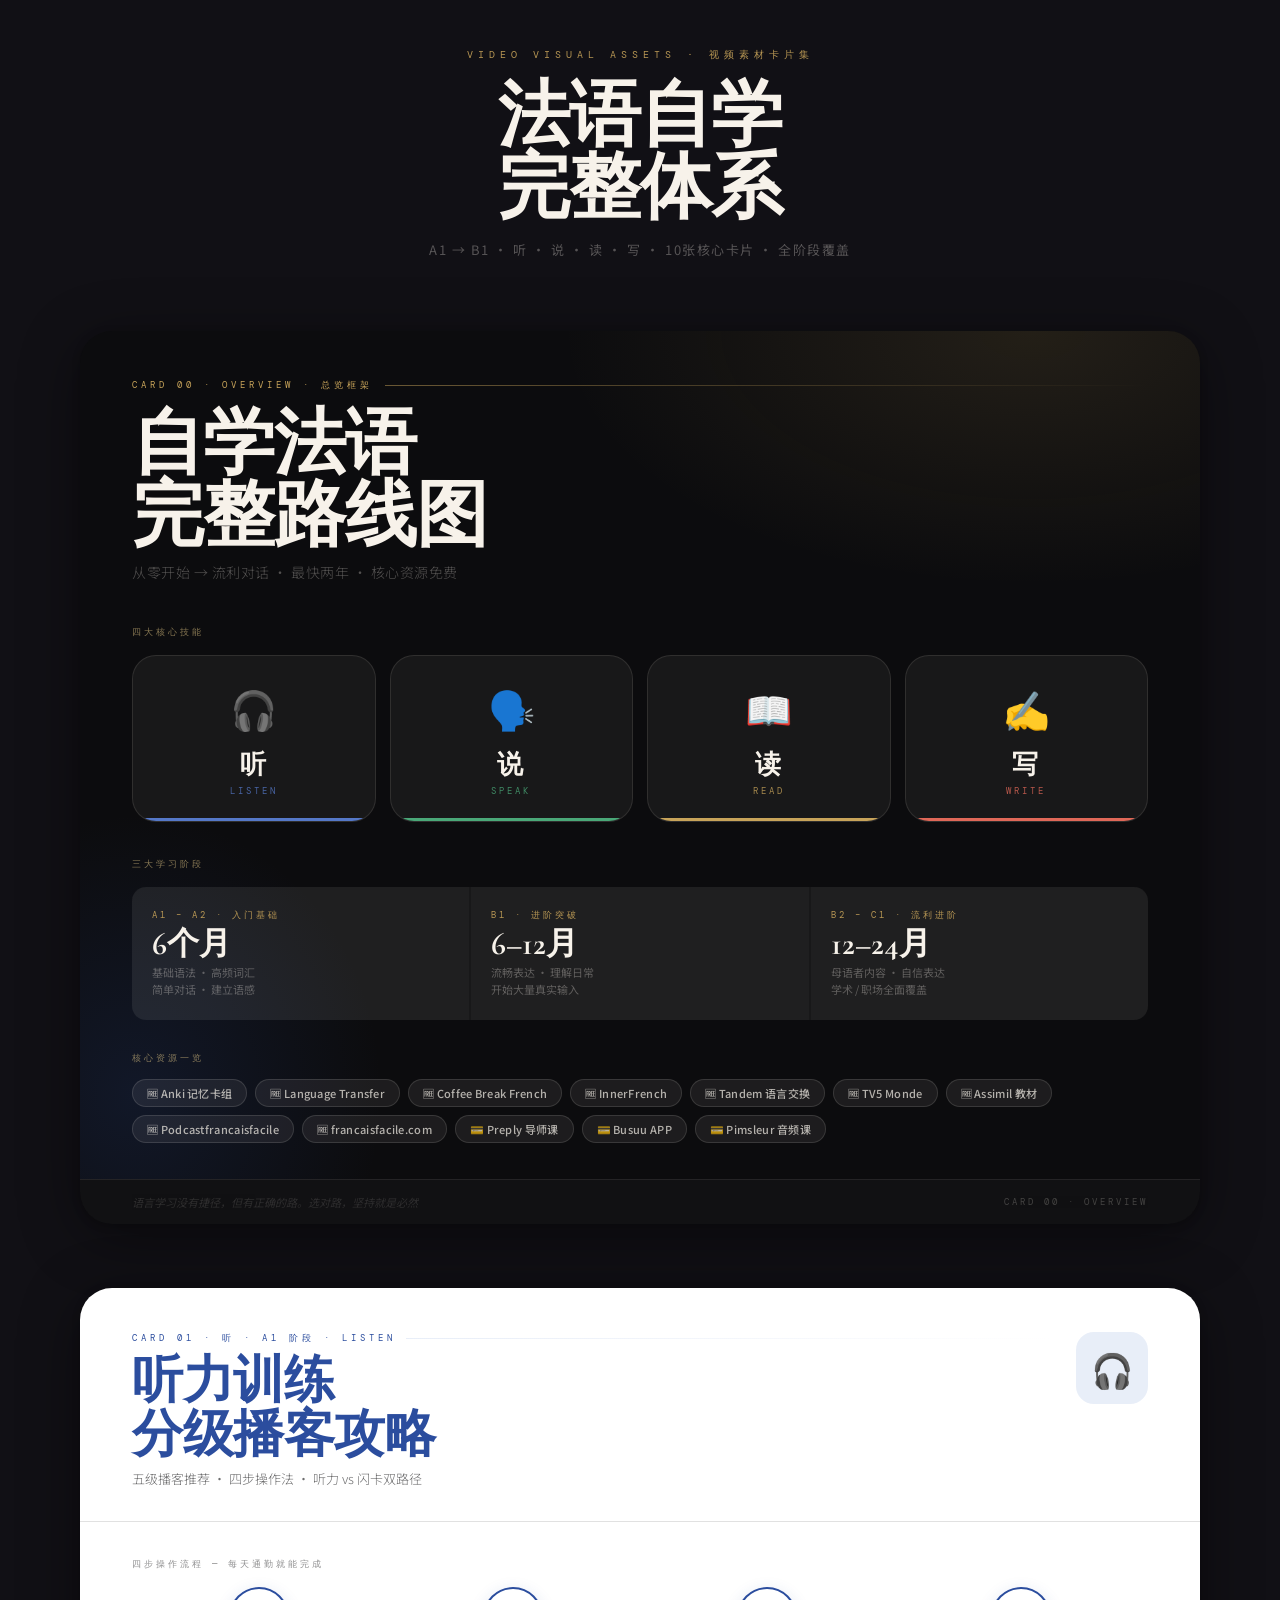
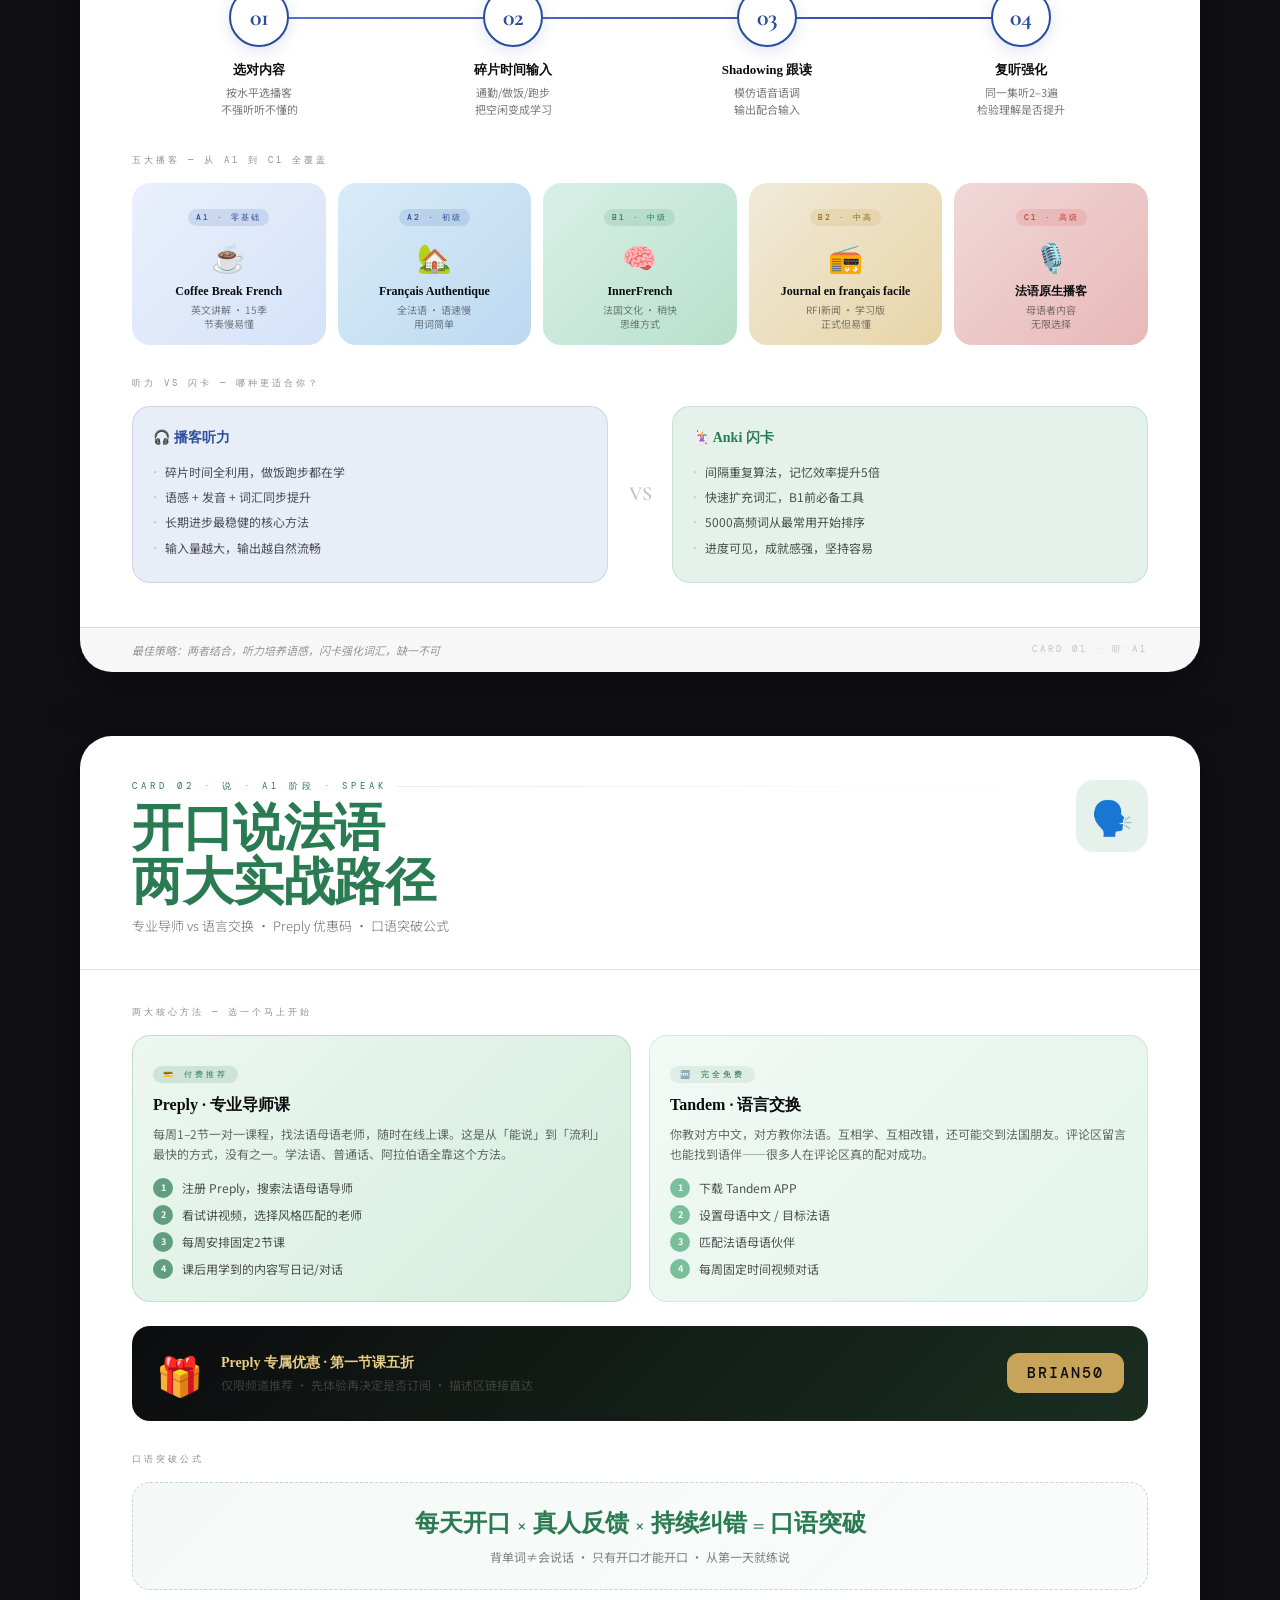
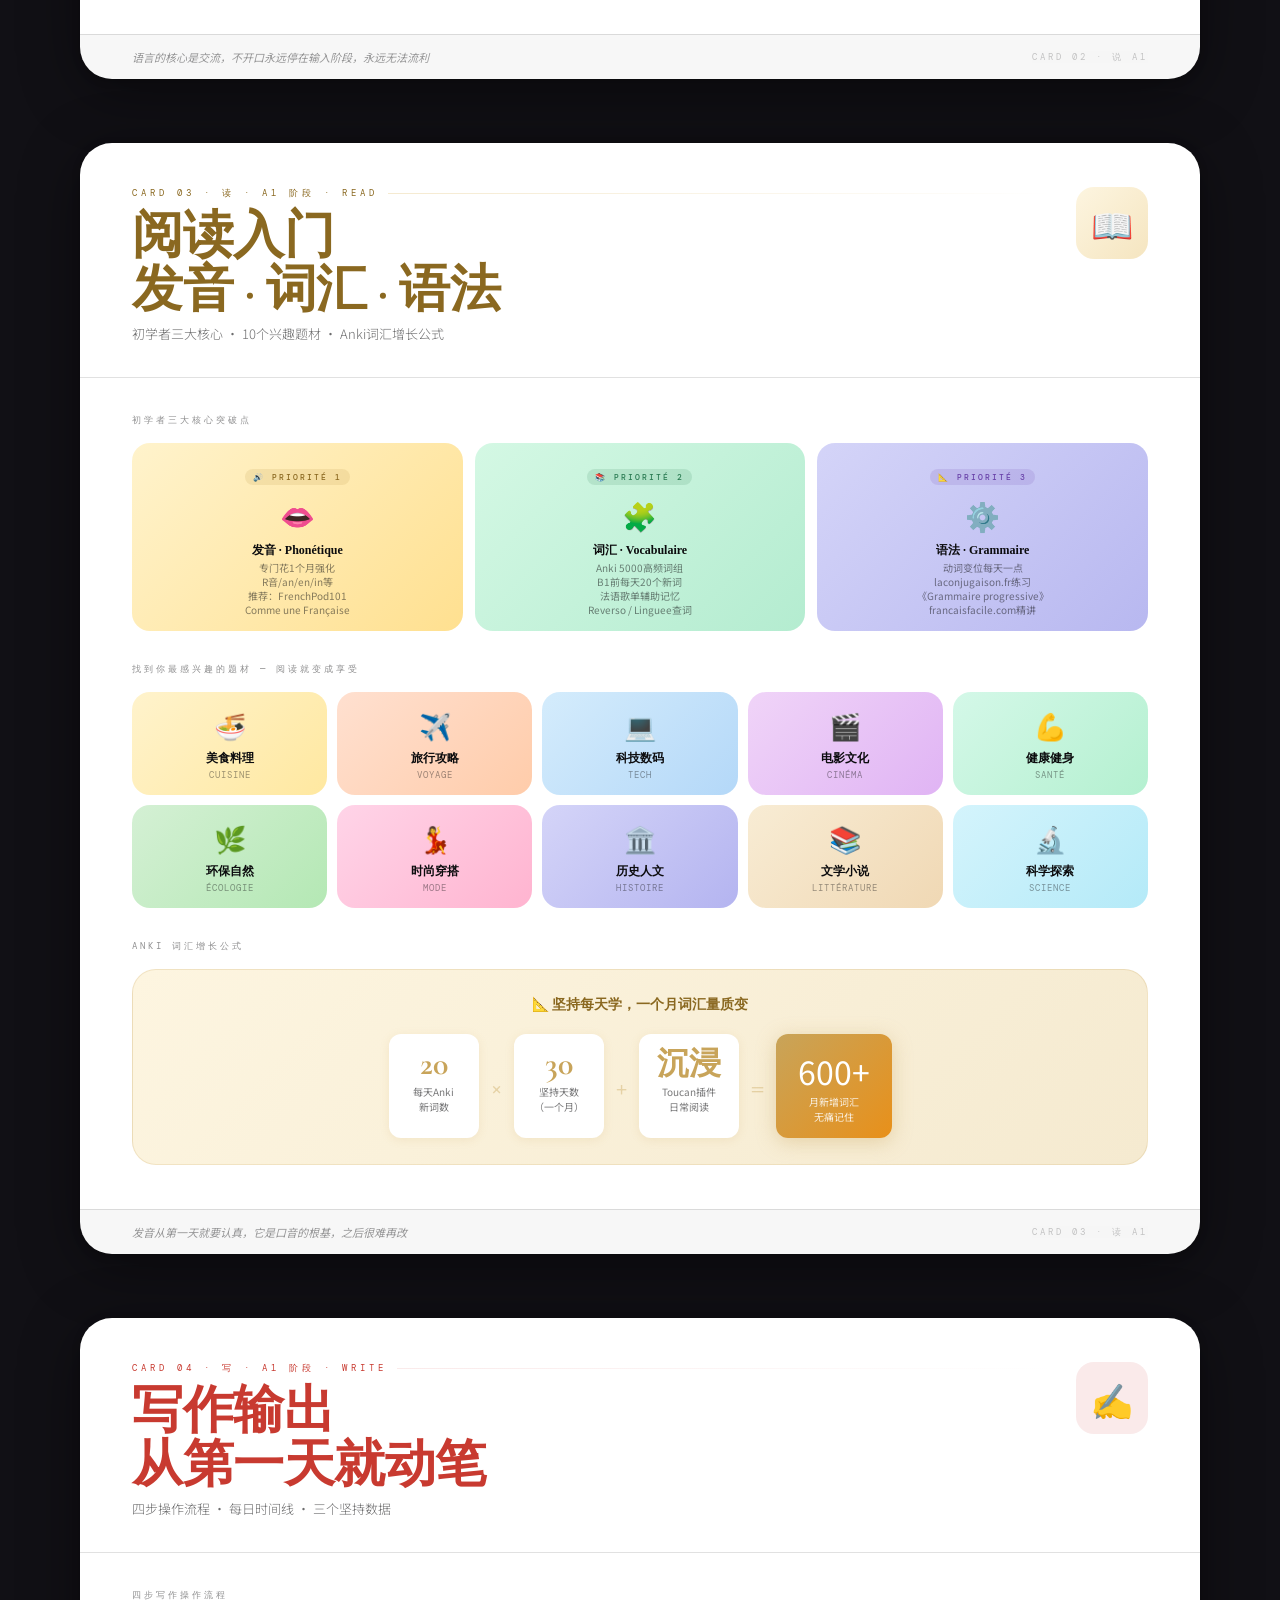
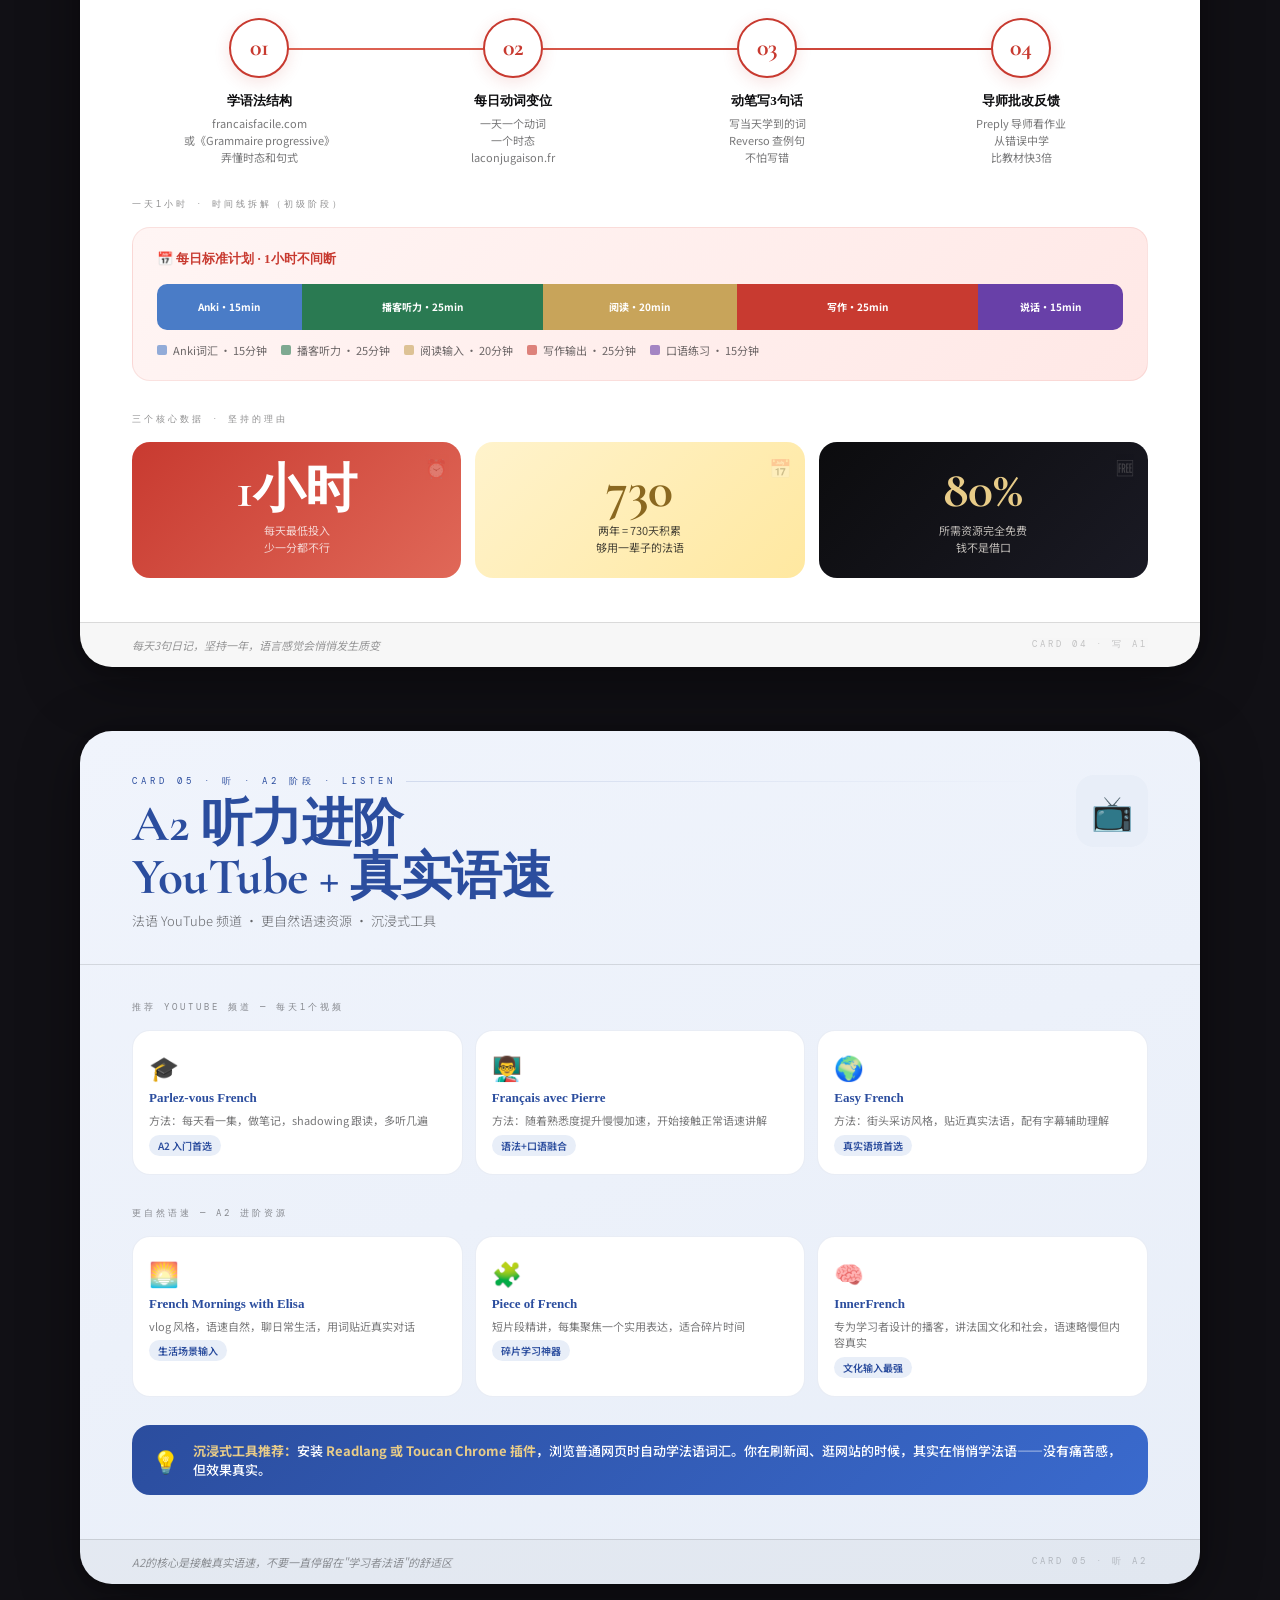
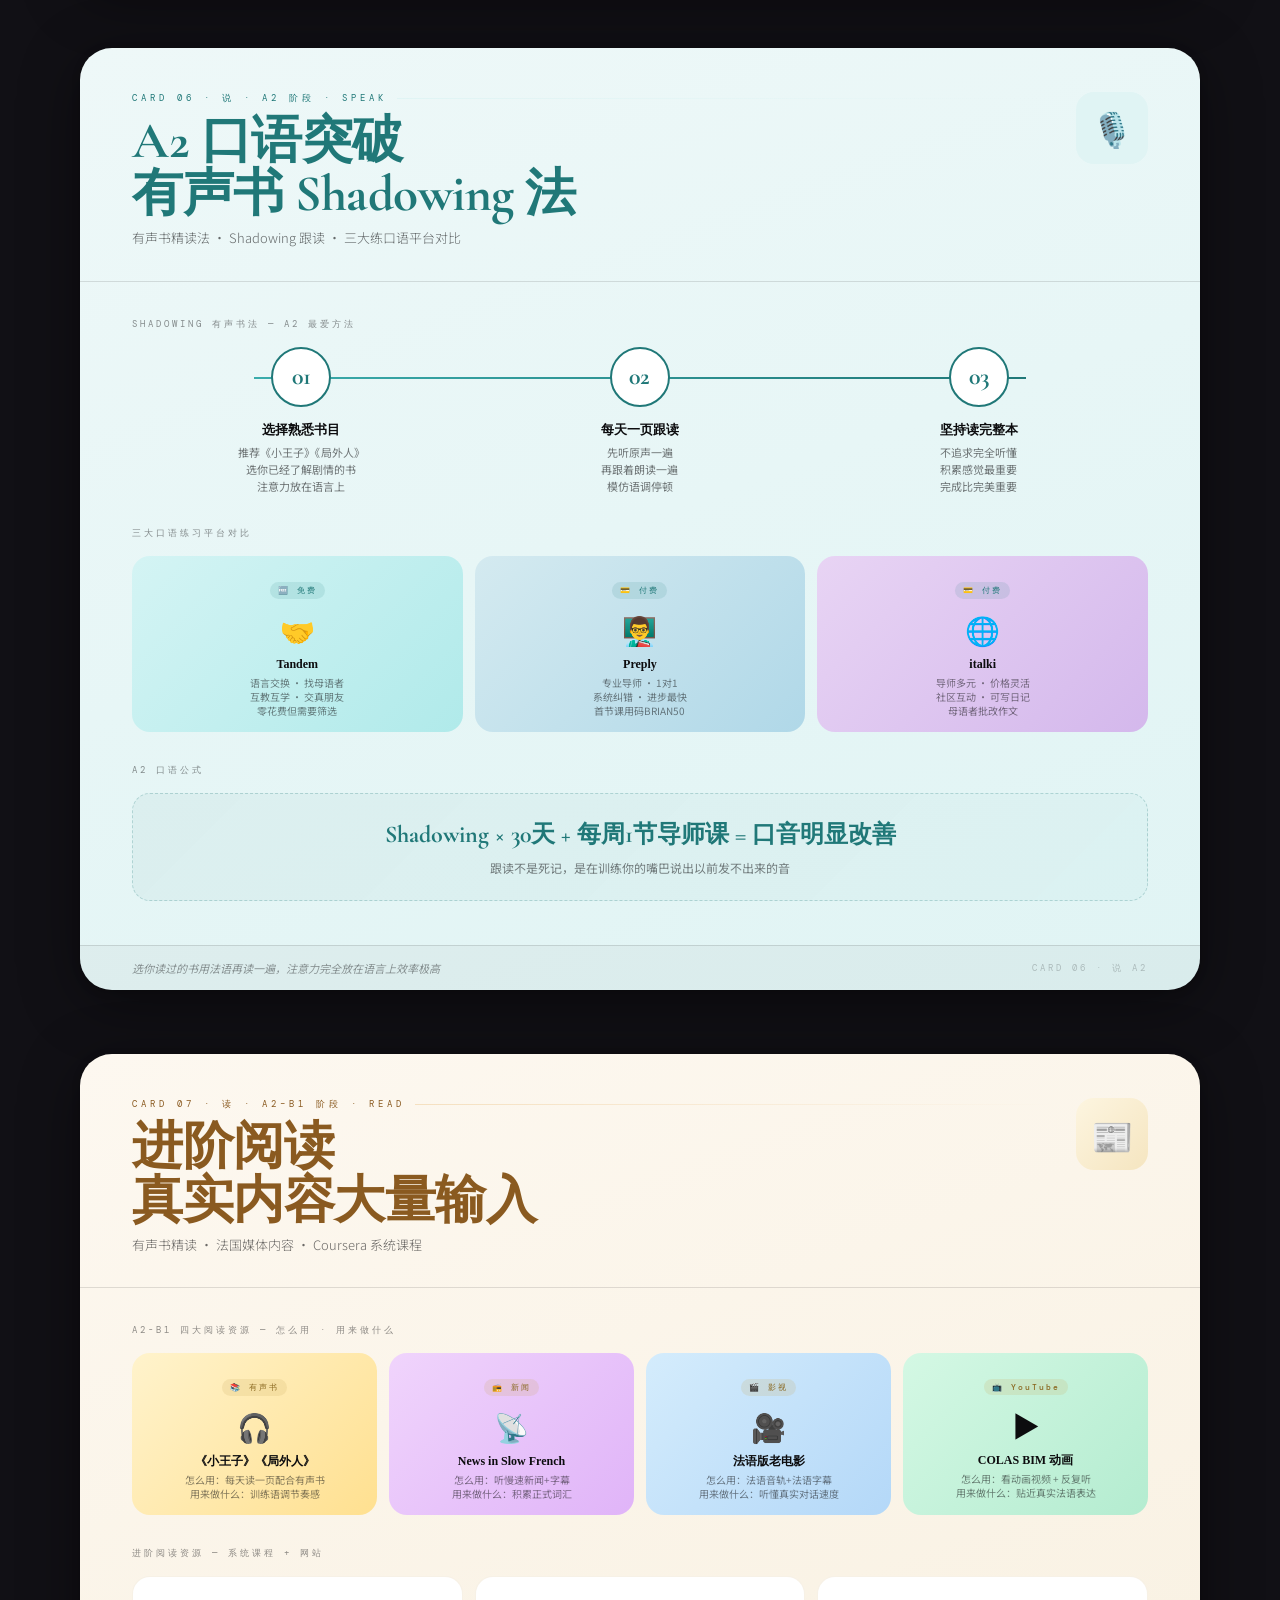
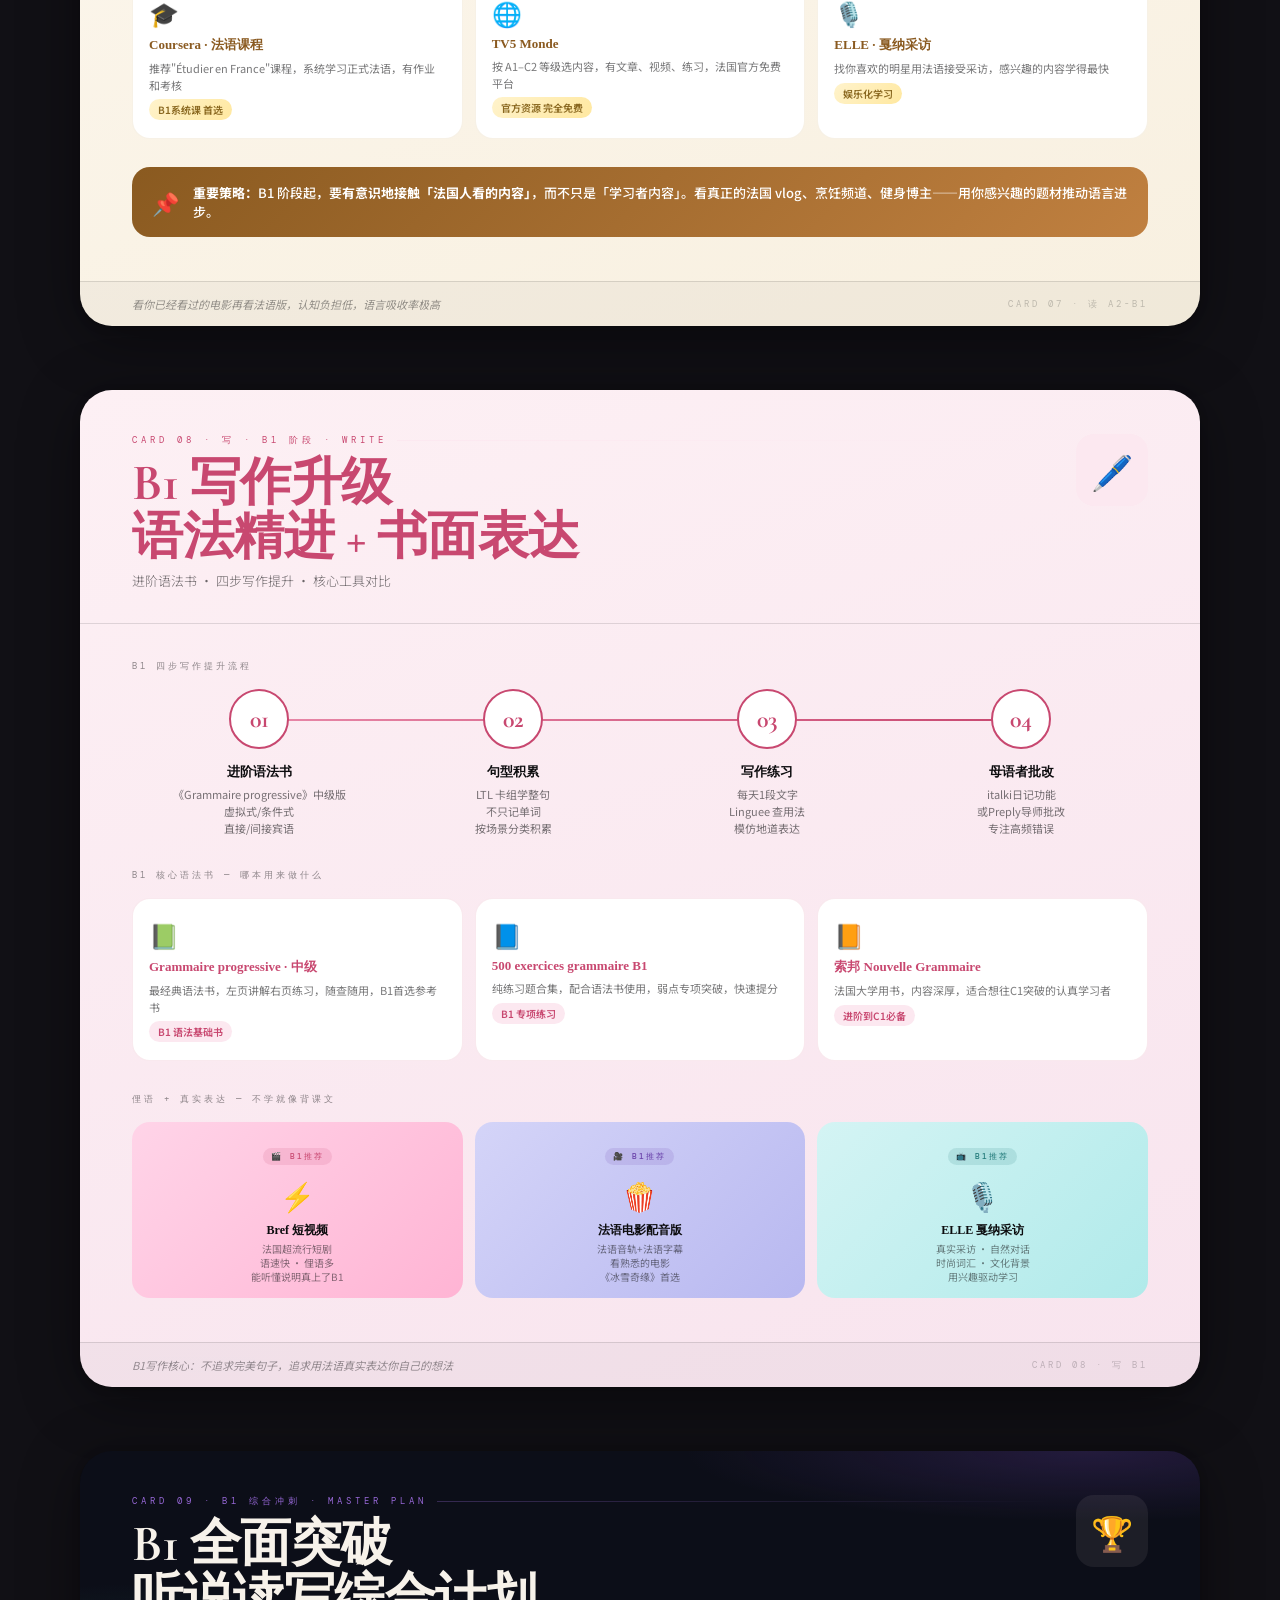
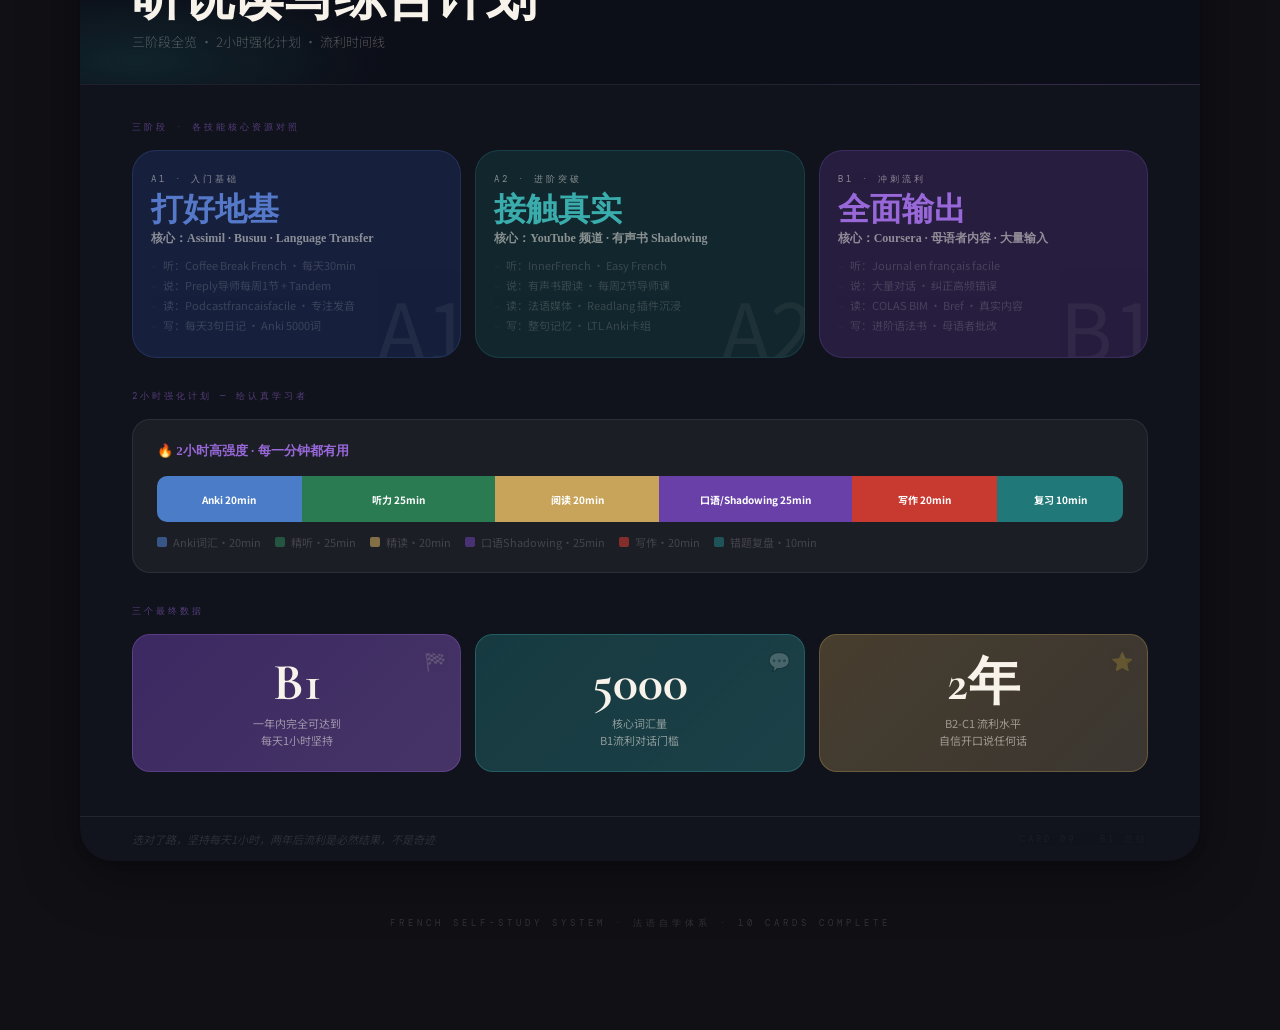
<file: public/language/french_10cards.html>
<!DOCTYPE html>
<html lang="zh-CN">
<head>
<meta charset="UTF-8">
<meta name="viewport" content="width=device-width, initial-scale=1.0">
<title>法语自学体系 · 十张视频素材卡片</title>
<link href="https://fonts.googleapis.com/css2?family=Cormorant+Garamond:wght@400;600;700&family=Noto+Serif+SC:wght@400;600;700;900&family=Noto+Sans+SC:wght@300;400;500;700&family=DM+Mono:wght@400;500&display=swap" rel="stylesheet">
<style>
/* =============================================
   ROOT & RESET
============================================= */
*, *::before, *::after { box-sizing: border-box; margin: 0; padding: 0; }

:root {
  /* Brand palette */
  --ink:       #0c0c0e;
  --ink-60:    rgba(12,12,14,0.6);
  --ink-35:    rgba(12,12,14,0.35);
  --ink-12:    rgba(12,12,14,0.12);
  --cream:     #f7f2ea;
  --cream-70:  rgba(247,242,234,0.7);
  --cream-30:  rgba(247,242,234,0.3);
  --cream-10:  rgba(247,242,234,0.10);

  /* Accent colours */
  --gold:      #c8a45a;
  --gold-l:    #e8cc88;
  --gold-d:    #8a6820;
  --blue:      #2b4d9e;
  --blue-l:    #5578c8;
  --blue-pale: #e8eef8;
  --green:     #2a7a52;
  --green-l:   #4aa878;
  --green-pale:#e4f2eb;
  --red:       #c83a30;
  --red-l:     #e06858;
  --red-pale:  #faeaea;
  --purple:    #6840a8;
  --purple-l:  #9868d8;
  --purple-pale:#f0eafc;
  --teal:      #207878;
  --teal-l:    #3aacac;
  --teal-pale: #e0f4f4;
  --rose:      #c84870;
  --rose-pale: #fce8f0;

  /* Spacing */
  --r-sm: 12px;
  --r-md: 18px;
  --r-lg: 24px;
  --r-xl: 32px;
}

body {
  background: #111015;
  font-family: 'Noto Sans SC', sans-serif;
  color: var(--ink);
  padding: 48px 24px 80px;
  min-height: 100vh;
}

/* =============================================
   PAGE HEADER
============================================= */
.page-top {
  max-width: 1120px;
  margin: 0 auto 72px;
  text-align: center;
}
.page-top .eyebrow {
  font-family: 'DM Mono', monospace;
  font-size: 10px;
  letter-spacing: 5px;
  text-transform: uppercase;
  color: var(--gold);
  margin-bottom: 18px;
  opacity: 0.9;
}
.page-top h1 {
  font-family: 'Cormorant Garamond', serif;
  font-size: clamp(36px, 6vw, 72px);
  font-weight: 700;
  color: var(--cream);
  line-height: 1;
  letter-spacing: -1px;
  margin-bottom: 16px;
}
.page-top p {
  font-size: 13px;
  color: var(--cream-30);
  letter-spacing: 1.5px;
}

/* =============================================
   CARD SHELL
============================================= */
.deck {
  max-width: 1120px;
  margin: 0 auto;
  display: flex;
  flex-direction: column;
  gap: 64px;
}

.card {
  border-radius: var(--r-xl);
  overflow: hidden;
  box-shadow: 0 12px 60px rgba(0,0,0,0.4), 0 2px 8px rgba(0,0,0,0.2);
  transition: transform .4s cubic-bezier(.22,1,.36,1), box-shadow .4s;
  position: relative;
}
.card:hover {
  transform: translateY(-4px);
  box-shadow: 0 24px 80px rgba(0,0,0,0.5), 0 4px 16px rgba(0,0,0,0.25);
}

/* ---- Card inner layout ---- */
.card-top {
  padding: 44px 52px 32px;
  display: flex;
  align-items: flex-start;
  gap: 24px;
  border-bottom: 1px solid var(--ink-12);
}
.card-top .meta { flex: 1; }
.card-top .meta .tag {
  font-family: 'DM Mono', monospace;
  font-size: 9px;
  letter-spacing: 4px;
  text-transform: uppercase;
  margin-bottom: 10px;
  display: flex;
  align-items: center;
  gap: 10px;
}
.card-top .meta .tag::after {
  content: '';
  flex: 1;
  height: 1px;
}
.card-top .meta h2 {
  font-family: 'Cormorant Garamond', serif;
  font-size: clamp(28px, 4vw, 52px);
  font-weight: 700;
  line-height: 1.05;
  letter-spacing: -0.5px;
  margin-bottom: 6px;
}
.card-top .meta .sub {
  font-size: 13px;
  font-weight: 300;
  line-height: 1.6;
}
.big-icon {
  width: 72px;
  height: 72px;
  border-radius: var(--r-md);
  display: flex;
  align-items: center;
  justify-content: center;
  font-size: 34px;
  flex-shrink: 0;
}

.card-body { padding: 36px 52px 44px; }

.section-label {
  font-family: 'DM Mono', monospace;
  font-size: 9px;
  letter-spacing: 3px;
  text-transform: uppercase;
  opacity: .45;
  margin-bottom: 16px;
  margin-top: 32px;
}
.section-label:first-child { margin-top: 0; }

.card-foot {
  padding: 14px 52px;
  display: flex;
  align-items: center;
  justify-content: space-between;
  border-top: 1px solid var(--ink-12);
  background: rgba(12,12,14,0.03);
}
.card-foot .note { font-size: 11px; font-style: italic; opacity: .4; }
.card-foot .num  { font-family: 'DM Mono', monospace; font-size: 9px; letter-spacing: 3px; opacity: .22; text-transform: uppercase; }

/* =============================================
   SHARED COMPONENTS
============================================= */

/* Chips / pills */
.chips { display: flex; flex-wrap: wrap; gap: 8px; }
.chip {
  padding: 5px 14px;
  border-radius: 100px;
  font-size: 11px;
  font-weight: 500;
  letter-spacing: 0.3px;
  border: 1px solid transparent;
  transition: all .2s;
  cursor: default;
}

/* Step flow */
.flow {
  display: grid;
  gap: 0;
  position: relative;
}
.flow.cols-4 { grid-template-columns: repeat(4,1fr); }
.flow.cols-3 { grid-template-columns: repeat(3,1fr); }

.flow-step {
  display: flex;
  flex-direction: column;
  align-items: center;
  text-align: center;
  padding: 0 14px;
  position: relative;
  z-index: 1;
}
/* connector line */
.flow.cols-4::after,
.flow.cols-3::after {
  content: '';
  position: absolute;
  height: 2px;
  top: 30px;
  left: 12%;
  right: 12%;
  z-index: 0;
}
.flow-num {
  width: 60px; height: 60px;
  border-radius: 50%;
  display: flex; align-items: center; justify-content: center;
  font-family: 'Cormorant Garamond', serif;
  font-size: 24px; font-weight: 700;
  margin-bottom: 14px;
  transition: all .3s;
  background: white;
  position: relative;
}
.flow-step:hover .flow-num { transform: scale(1.12); }
.flow-step h4 {
  font-family: 'Noto Serif SC', serif;
  font-size: 13px; font-weight: 700;
  margin-bottom: 5px;
}
.flow-step p { font-size: 11px; opacity: .55; line-height: 1.55; }

/* VS comparison */
.vs-wrap {
  display: grid;
  grid-template-columns: 1fr 40px 1fr;
  gap: 12px;
  align-items: stretch;
}
.vs-box {
  border-radius: var(--r-md);
  padding: 22px 20px;
}
.vs-box h4 {
  font-family: 'Noto Serif SC', serif;
  font-size: 14px; font-weight: 700;
  margin-bottom: 12px;
}
.vs-box ul { list-style: none; }
.vs-box ul li {
  font-size: 12px; line-height: 1.6;
  padding: 3px 0;
  display: flex; align-items: flex-start; gap: 7px;
  opacity: .7;
}
.vs-box ul li::before { content: '▸'; flex-shrink: 0; font-size: 9px; margin-top: 3px; opacity: .5; }
.vs-mid {
  display: flex; align-items: center; justify-content: center;
  font-family: 'Cormorant Garamond', serif;
  font-size: 20px; font-weight: 600;
  opacity: .25;
}

/* Level badge cards */
.level-cards {
  display: grid;
  gap: 12px;
}
.level-cards.cols-5 { grid-template-columns: repeat(5,1fr); }
.level-cards.cols-3 { grid-template-columns: repeat(3,1fr); }
.level-cards.cols-4 { grid-template-columns: repeat(4,1fr); }

.lc {
  border-radius: var(--r-md);
  padding: 18px 14px 14px;
  text-align: center;
  cursor: pointer;
  transition: transform .25s, box-shadow .25s;
  position: relative;
  overflow: hidden;
}
.lc:hover { transform: translateY(-4px); box-shadow: 0 14px 36px rgba(0,0,0,0.14); }
.lc .lv-badge {
  font-family: 'DM Mono', monospace;
  font-size: 8px; letter-spacing: 2px;
  padding: 3px 8px; border-radius: 100px;
  display: inline-block; margin-bottom: 10px;
  font-weight: 500;
}
.lc .lc-icon { font-size: 28px; display: block; margin-bottom: 8px; }
.lc .lc-title {
  font-family: 'Noto Serif SC', serif;
  font-size: 12px; font-weight: 700;
  margin-bottom: 3px; line-height: 1.3;
}
.lc .lc-sub { font-size: 10px; opacity: .5; line-height: 1.4; }

/* Stats row */
.stats-row { display: grid; grid-template-columns: repeat(3,1fr); gap: 14px; }
.stat {
  border-radius: var(--r-md);
  padding: 22px 18px;
  text-align: center;
  position: relative; overflow: hidden;
}
.stat .sn {
  font-family: 'Cormorant Garamond', serif;
  font-size: 52px; font-weight: 700;
  line-height: 1; margin-bottom: 6px;
}
.stat .sl { font-size: 11px; line-height: 1.55; opacity: .75; }
.stat .si { position: absolute; top: 12px; right: 14px; font-size: 18px; opacity: .2; }

/* Promo box */
.promo {
  border-radius: var(--r-md);
  padding: 20px 24px;
  display: flex; align-items: center; gap: 18px;
}
.promo .pi { font-size: 38px; flex-shrink: 0; }
.promo .pt h4 { font-family: 'Noto Serif SC', serif; font-size: 14px; font-weight: 700; margin-bottom: 4px; }
.promo .pt p  { font-size: 12px; opacity: .65; }
.promo-code {
  margin-left: auto; flex-shrink: 0;
  border-radius: var(--r-sm);
  padding: 10px 20px;
  font-family: 'DM Mono', monospace;
  font-size: 15px; font-weight: 500; letter-spacing: 2px;
}

/* Timeline bar */
.tl-bar-wrap { border-radius: var(--r-md); padding: 22px 24px; margin-bottom: 10px; }
.tl-bar-wrap h3 { font-family: 'Noto Serif SC', serif; font-size: 13px; font-weight: 700; margin-bottom: 16px; display: flex; align-items: center; gap: 8px; }
.tl-bar { display: flex; height: 46px; border-radius: 10px; overflow: hidden; }
.tl-seg {
  display: flex; align-items: center; justify-content: center;
  font-size: 10px; font-weight: 700; color: #fff;
  transition: opacity .2s; cursor: default;
}
.tl-seg:hover { opacity: .82; }
.tl-legend { display: flex; flex-wrap: wrap; gap: 14px; margin-top: 12px; }
.tl-legend-item { display: flex; align-items: center; gap: 6px; font-size: 11px; opacity: .6; }
.tl-dot { width: 10px; height: 10px; border-radius: 2px; flex-shrink: 0; }

/* Horizontal resource row */
.res-row { display: grid; grid-template-columns: repeat(3,1fr); gap: 12px; }
.res-card {
  border-radius: var(--r-md);
  padding: 18px 16px;
  display: flex; flex-direction: column; gap: 6px;
  transition: transform .2s;
}
.res-card:hover { transform: translateY(-3px); }
.res-card .rc-icon { font-size: 24px; }
.res-card .rc-name {
  font-family: 'Noto Serif SC', serif;
  font-size: 13px; font-weight: 700;
}
.res-card .rc-how { font-size: 11px; opacity: .55; line-height: 1.5; }
.res-card .rc-why {
  font-size: 10px; font-weight: 600;
  padding: 3px 9px; border-radius: 100px;
  display: inline-block; width: fit-content;
}

/* Formula box */
.formula-box {
  border-radius: var(--r-md);
  padding: 24px 28px; text-align: center;
  border: 1px dashed;
}
.formula-box .fml {
  font-family: 'Cormorant Garamond', serif;
  font-size: clamp(16px, 2.5vw, 24px);
  font-weight: 700; line-height: 1.4;
  margin-bottom: 8px;
}
.formula-box .fml-note { font-size: 12px; opacity: .5; }

/* Topic grid (10 items) */
.topic-grid {
  display: grid;
  grid-template-columns: repeat(5,1fr);
  gap: 10px;
}
.tc {
  border-radius: var(--r-md);
  padding: 14px 10px;
  text-align: center;
  cursor: pointer;
  transition: transform .2s, box-shadow .2s;
}
.tc:hover { transform: translateY(-3px); box-shadow: 0 8px 24px rgba(0,0,0,.1); }
.tc .te { font-size: 26px; display: block; margin-bottom: 7px; }
.tc .tn { font-family: 'Noto Serif SC', serif; font-size: 12px; font-weight: 700; margin-bottom: 2px; }
.tc .tfr { font-size: 9px; font-family: 'DM Mono', monospace; letter-spacing: 1px; opacity: .4; text-transform: uppercase; }

/* Method card grid */
.method-grid { display: grid; grid-template-columns: 1fr 1fr; gap: 18px; }
.method-card {
  border-radius: var(--r-md);
  padding: 22px 20px;
}
.method-card .mb { font-family: 'DM Mono', monospace; font-size: 8px; letter-spacing: 3px; padding: 3px 10px; border-radius: 100px; display: inline-block; margin-bottom: 12px; }
.method-card h3 { font-family: 'Noto Serif SC', serif; font-size: 16px; font-weight: 700; margin-bottom: 8px; }
.method-card p  { font-size: 12px; opacity: .6; line-height: 1.65; margin-bottom: 14px; }
.steps-mini { display: flex; flex-direction: column; gap: 7px; }
.sm { display: flex; align-items: center; gap: 9px; font-size: 12px; opacity: .7; }
.sm-n {
  width: 20px; height: 20px;
  border-radius: 50%; display: flex; align-items: center; justify-content: center;
  font-size: 9px; font-weight: 700; color: #fff; flex-shrink: 0;
}

/* Announcement banner */
.announcement {
  border-radius: var(--r-md);
  padding: 16px 20px;
  display: flex; align-items: center; gap: 14px;
  font-size: 13px; font-weight: 500;
}
.announcement .ann-icon { font-size: 22px; flex-shrink: 0; }

/* Big comparison row */
.compare-row { display: grid; grid-template-columns: repeat(3,1fr); gap: 14px; }
.cmp-card {
  border-radius: var(--r-lg);
  padding: 22px 18px;
  position: relative; overflow: hidden;
}
.cmp-card .cc-level {
  font-family: 'DM Mono', monospace; font-size: 9px; letter-spacing: 3px;
  text-transform: uppercase; opacity: .5; margin-bottom: 8px;
}
.cmp-card .cc-skill {
  font-family: 'Cormorant Garamond', serif;
  font-size: 32px; font-weight: 700; margin-bottom: 4px; line-height: 1;
}
.cmp-card .cc-res {
  font-family: 'Noto Serif SC', serif; font-size: 12px; font-weight: 600;
  opacity: .75; margin-bottom: 8px;
}
.cmp-card .cc-list { list-style: none; }
.cmp-card .cc-list li { font-size: 11px; opacity: .55; padding: 2px 0; display: flex; gap: 6px; }
.cmp-card .cc-list li::before { content: '–'; opacity: .4; }
.cmp-card .cc-bg {
  position: absolute; bottom: -10px; right: -10px;
  font-size: 80px; opacity: .05; pointer-events: none; line-height: 1;
}

/* =============================================
   CARD 00 — OVERVIEW (dark luxury)
============================================= */
.c00 {
  background: var(--ink);
  color: var(--cream);
}
.c00 .card-top {
  border-bottom: 1px solid rgba(247,242,234,0.08);
  background: radial-gradient(ellipse 70% 50% at 85% 0%, rgba(200,164,90,0.12) 0%, transparent 60%),
              radial-gradient(ellipse 40% 60% at 5% 90%, rgba(43,77,158,0.18) 0%, transparent 55%);
}
.c00 .tag { color: var(--gold); }
.c00 .tag::after { background: linear-gradient(90deg, var(--gold), transparent); }
.c00 h2 { color: var(--cream); }
.c00 .sub { color: var(--cream-30); }
.c00 .big-icon { background: rgba(247,242,234,0.07); }
.c00 .card-body { background: rgba(247,242,234,0.015); }
.c00 .section-label { color: var(--gold-l); opacity: .55; }

/* Pillars */
.pillars-grid { display: grid; grid-template-columns: repeat(4,1fr); gap: 14px; margin-bottom: 36px; }
.pillar {
  background: rgba(247,242,234,0.05);
  border: 1px solid rgba(247,242,234,0.1);
  border-radius: var(--r-lg);
  padding: 24px 18px;
  text-align: center;
  cursor: pointer;
  transition: background .3s, border-color .3s;
  position: relative; overflow: hidden;
}
.pillar::after {
  content: '';
  position: absolute;
  bottom: 0; left: 0; right: 0; height: 3px;
}
.pillar.pl { --pc: var(--blue-l); }
.pillar.pg { --pc: var(--green-l); }
.pillar.po { --pc: var(--gold); }
.pillar.pr { --pc: var(--red-l); }
.pillar::after { background: var(--pc); }
.pillar:hover { background: rgba(247,242,234,0.09); border-color: rgba(247,242,234,0.18); }
.pillar .p-emoji { font-size: 38px; display: block; margin-bottom: 12px; }
.pillar .p-zh {
  font-family: 'Noto Serif SC', serif;
  font-size: 26px; font-weight: 900; letter-spacing: 2px;
  color: var(--cream); margin-bottom: 3px;
}
.pillar .p-en { font-family: 'DM Mono', monospace; font-size: 9px; letter-spacing: 3px; color: var(--pc); opacity: .8; text-transform: uppercase; }

/* Stage timeline */
.stages { display: grid; grid-template-columns: repeat(3,1fr); gap: 2px; border-radius: 14px; overflow: hidden; background: rgba(247,242,234,0.05); margin-bottom: 28px; }
.stage { padding: 22px 20px; background: rgba(247,242,234,0.03); }
.stage .st-level { font-family: 'DM Mono', monospace; font-size: 9px; letter-spacing: 3px; color: var(--gold); margin-bottom: 6px; opacity: .9; }
.stage .st-time { font-family: 'Cormorant Garamond', serif; font-size: 32px; font-weight: 700; color: var(--cream); margin-bottom: 4px; line-height: 1; }
.stage .st-desc { font-size: 11px; color: var(--cream-30); line-height: 1.55; }

/* Resource chips (dark version) */
.c00 .chip {
  background: rgba(247,242,234,0.07);
  border-color: rgba(247,242,234,0.13);
  color: var(--cream-70);
}
.c00 .chip:hover { background: rgba(200,164,90,0.18); border-color: var(--gold); color: var(--gold-l); }
.chip.free::before { content: '🆓 '; }
.chip.paid::before { content: '💳 '; }

/* =============================================
   CARD 01 — 听 A1 (blue)
============================================= */
.c01 { background: white; }
.c01 .tag { color: var(--blue); }
.c01 .tag::after { background: linear-gradient(90deg, var(--blue-pale), transparent); }
.c01 h2 { color: var(--blue); }
.c01 .sub { color: var(--ink-60); }
.c01 .big-icon { background: var(--blue-pale); }

.c01 .flow.cols-4::after { background: linear-gradient(90deg, var(--blue-l), var(--blue)); }
.c01 .flow-num { border: 2px solid var(--blue); color: var(--blue); box-shadow: 0 4px 16px rgba(43,77,158,.15); }
.c01 .flow-step:hover .flow-num { background: var(--blue); color: white; }

.c01 .lc.a1 { background: linear-gradient(135deg,#eaf0fc,#d4e2f8); }
.c01 .lc.a2 { background: linear-gradient(135deg,#d8ecf8,#bcd8f0); }
.c01 .lc.b1 { background: linear-gradient(135deg,#d8f0e8,#b8e0cc); }
.c01 .lc.b2 { background: linear-gradient(135deg,#f0ead8,#e8d4a8); }
.c01 .lc.c1 { background: linear-gradient(135deg,#f0d8d8,#e8b8b8); }
.c01 .lc .lv-badge { background: rgba(43,77,158,.13); color: var(--blue); }
.c01 .lc.b1 .lv-badge { background: rgba(42,122,82,.13); color: var(--green); }
.c01 .lc.b2 .lv-badge { background: rgba(200,164,90,.2); color: var(--gold-d); }
.c01 .lc.c1 .lv-badge { background: rgba(200,58,48,.13); color: var(--red); }

.c01 .vs-box { background: var(--blue-pale); border: 1px solid rgba(43,77,158,.15); }
.c01 .vs-box h4 { color: var(--blue); }
.c01 .vs-box ul li::before { color: var(--blue-l); }
.c01 .vs-box.right { background: var(--green-pale); border-color: rgba(42,122,82,.15); }
.c01 .vs-box.right h4 { color: var(--green); }
.c01 .vs-box.right ul li::before { color: var(--green-l); }

/* =============================================
   CARD 02 — 说 A1 (green)
============================================= */
.c02 { background: white; }
.c02 .tag { color: var(--green); }
.c02 .tag::after { background: linear-gradient(90deg, var(--green-pale), transparent); }
.c02 h2 { color: var(--green); }
.c02 .sub { color: var(--ink-60); }
.c02 .big-icon { background: var(--green-pale); }

.c02 .method-card.p { background: linear-gradient(135deg, #ecf7f0, #d4edde); border: 1px solid rgba(42,122,82,.18); }
.c02 .method-card.f { background: linear-gradient(135deg, #f2f9f5, #e2f4ea); border: 1px solid rgba(42,122,82,.12); }
.c02 .method-card .mb.pmb { background: rgba(42,122,82,.14); color: var(--green); }
.c02 .method-card .mb.fmb { background: rgba(42,122,82,.09); color: #1a5e3a; }
.c02 .method-card h3 { color: var(--ink); }
.c02 .sm-n { background: var(--green); }
.c02 .sm-n.f { background: var(--green-l); }

.c02 .promo { background: linear-gradient(135deg, var(--ink), #1a2e20); }
.c02 .promo .pt h4 { color: var(--gold-l); }
.c02 .promo .pt p  { color: var(--cream-30); }
.c02 .promo-code { background: var(--gold); color: var(--ink); }

.c02 .formula-box { background: linear-gradient(135deg,rgba(42,122,82,.05),rgba(74,168,120,.03)); border-color: rgba(42,122,82,.25); }
.c02 .fml { color: var(--green); }

/* =============================================
   CARD 03 — 读 A1 (gold)
============================================= */
.c03 { background: white; }
.c03 .tag { color: var(--gold-d); }
.c03 .tag::after { background: linear-gradient(90deg, #f5ead0, transparent); }
.c03 h2 { color: var(--gold-d); }
.c03 .sub { color: var(--ink-60); }
.c03 .big-icon { background: linear-gradient(135deg,#fdf5e0,#f5e5c0); }

/* Topic colors */
.tc-1  { background: linear-gradient(135deg,#fff3cc,#ffe8a0); }
.tc-2  { background: linear-gradient(135deg,#ffe0d0,#ffccaa); }
.tc-3  { background: linear-gradient(135deg,#d4ecfc,#b4d8f8); }
.tc-4  { background: linear-gradient(135deg,#f0d4f8,#e0b4f4); }
.tc-5  { background: linear-gradient(135deg,#d4f8e8,#b4f0d0); }
.tc-6  { background: linear-gradient(135deg,#d4f0d4,#b4e8b4); }
.tc-7  { background: linear-gradient(135deg,#ffd4e8,#ffb4d0); }
.tc-8  { background: linear-gradient(135deg,#d4d4f8,#b4b4f0); }
.tc-9  { background: linear-gradient(135deg,#f8ecd4,#f0d8b4); }
.tc-10 { background: linear-gradient(135deg,#d4f4fc,#b4eaf8); }

/* Vocab formula visual */
.vocab-formula {
  background: linear-gradient(135deg,#fdf5e0,#f5ead0);
  border: 1px solid rgba(200,164,90,.22);
  border-radius: var(--r-lg);
  padding: 26px 28px;
}
.vocab-formula h3 { font-family: 'Noto Serif SC', serif; font-size: 14px; font-weight: 700; color: var(--gold-d); margin-bottom: 20px; text-align: center; }
.vf-row { display: flex; align-items: stretch; justify-content: center; gap: 10px; flex-wrap: wrap; }
.vf-item {
  background: white;
  border-radius: var(--r-sm);
  padding: 14px 18px; text-align: center;
  box-shadow: 0 2px 10px rgba(200,164,90,.15);
  min-width: 90px;
}
.vf-item .vfn { font-family: 'Cormorant Garamond', serif; font-size: 32px; font-weight: 700; color: var(--gold); line-height: 1; margin-bottom: 4px; }
.vf-item .vfl { font-size: 10px; opacity: .55; }
.vf-op { display: flex; align-items: center; font-family: 'Cormorant Garamond', serif; font-size: 28px; font-weight: 700; color: rgba(200,164,90,.4); padding: 0 2px; }
.vf-result {
  background: linear-gradient(135deg, var(--gold), #e8901a);
  color: white; border-radius: var(--r-sm);
  padding: 14px 22px; text-align: center; min-width: 110px;
  box-shadow: 0 4px 20px rgba(200,164,90,.38);
}
.vf-result .vfn { color: white; font-size: 32px; }
.vf-result .vfl { opacity: .85; font-size: 10px; }

.c03 .vs-box { background: linear-gradient(135deg,#fdf5e0,#f5ead0); border-color: rgba(200,164,90,.22); }
.c03 .vs-box h4 { color: var(--gold-d); }
.c03 .vs-box ul li::before { color: var(--gold); }

/* =============================================
   CARD 04 — 写 A1 (red)
============================================= */
.c04 { background: white; }
.c04 .tag { color: var(--red); }
.c04 .tag::after { background: linear-gradient(90deg, var(--red-pale), transparent); }
.c04 h2 { color: var(--red); }
.c04 .sub { color: var(--ink-60); }
.c04 .big-icon { background: var(--red-pale); }

.c04 .flow.cols-4::after { background: linear-gradient(90deg, var(--red-l), var(--red)); }
.c04 .flow-num { border: 2px solid var(--red); color: var(--red); box-shadow: 0 4px 16px rgba(200,58,48,.14); }
.c04 .flow-step:hover .flow-num { background: var(--red); color: white; }
.c04 .flow-step { padding: 0 10px; }

.c04 .tl-bar-wrap { background: linear-gradient(135deg,#fff5f4,#ffe8e6); border: 1px solid rgba(200,58,48,.1); }
.c04 .tl-bar-wrap h3 { color: var(--red); }

.c04 .stat.s1 { background: linear-gradient(135deg, var(--red), var(--red-l)); color: white; }
.c04 .stat.s2 { background: linear-gradient(135deg,#fff3cc,#ffe8a0); }
.c04 .stat.s2 .sn { color: var(--gold-d); }
.c04 .stat.s3 { background: linear-gradient(135deg, var(--ink), #1a1a24); color: var(--cream); }
.c04 .stat.s3 .sn { color: var(--gold-l); }

/* =============================================
   CARD 05 — 听 A2 (deep blue)
============================================= */
.c05 { background: linear-gradient(160deg,#f0f4fc,#e8eef8); }
.c05 .tag { color: var(--blue); }
.c05 .tag::after { background: linear-gradient(90deg, rgba(43,77,158,.15), transparent); }
.c05 h2 { color: var(--blue); }
.c05 .sub { color: var(--ink-60); }
.c05 .big-icon { background: var(--blue-pale); }

.c05 .res-card { background: white; border: 1px solid rgba(43,77,158,.1); }
.c05 .res-card .rc-name { color: var(--blue); }
.c05 .res-card .rc-why { background: var(--blue-pale); color: var(--blue); }

.c05 .announcement { background: linear-gradient(135deg,#2b4d9e,#3a6acd); color: white; }
.c05 .announcement strong { color: var(--gold-l); }

/* =============================================
   CARD 06 — 说 A2 (teal)
============================================= */
.c06 { background: linear-gradient(160deg,#eef8f8,#e0f4f4); }
.c06 .tag { color: var(--teal); }
.c06 .tag::after { background: linear-gradient(90deg, var(--teal-pale), transparent); }
.c06 h2 { color: var(--teal); }
.c06 .sub { color: var(--ink-60); }
.c06 .big-icon { background: var(--teal-pale); }

.c06 .flow.cols-3::after { background: linear-gradient(90deg, var(--teal-l), var(--teal)); }
.c06 .flow-num { border: 2px solid var(--teal); color: var(--teal); }
.c06 .flow-step:hover .flow-num { background: var(--teal); color: white; }

.c06 .lc { }
.c06 .lc.tandem { background: linear-gradient(135deg,#d4f4f4,#b0eaea); }
.c06 .lc.preply { background: linear-gradient(135deg,#d4eaf0,#b0d8e8); }
.c06 .lc.italki { background: linear-gradient(135deg,#e8d4f4,#d4b8ec); }
.c06 .lc .lv-badge { background: rgba(32,120,120,.12); color: var(--teal); }

.c06 .formula-box { background: linear-gradient(135deg,rgba(32,120,120,.05),rgba(58,172,172,.03)); border-color: rgba(32,120,120,.25); }
.c06 .fml { color: var(--teal); }

/* =============================================
   CARD 07 — 读 A2-B1 (warm amber)
============================================= */
.c07 { background: linear-gradient(160deg,#fdf8f0,#f8f0e0); }
.c07 .tag { color: #8a5a20; }
.c07 .tag::after { background: linear-gradient(90deg,#f5e0c0,transparent); }
.c07 h2 { color: #8a5a20; }
.c07 .sub { color: var(--ink-60); }
.c07 .big-icon { background: linear-gradient(135deg,#fdf5e0,#f5e5c0); }

.c07 .res-card { background: white; border: 1px solid rgba(200,164,90,.15); }
.c07 .res-card .rc-name { color: #8a5a20; }
.c07 .res-card .rc-why { background: linear-gradient(135deg,#fff3cc,#ffe8a0); color: var(--gold-d); }

.c07 .level-cards .lc.audiobook { background: linear-gradient(135deg,#fff3cc,#ffe090); }
.c07 .level-cards .lc.news      { background: linear-gradient(135deg,#f0d4fc,#e0b4f8); }
.c07 .level-cards .lc.film      { background: linear-gradient(135deg,#d4ecfc,#b4d8f8); }
.c07 .level-cards .lc.tv        { background: linear-gradient(135deg,#d4f8e4,#b4ecd0); }
.c07 .level-cards .lc .lv-badge { background: rgba(200,164,90,.18); color: var(--gold-d); }

/* =============================================
   CARD 08 — 写 B1 (rose)
============================================= */
.c08 { background: linear-gradient(160deg,#fdf0f4,#f8e4ee); }
.c08 .tag { color: var(--rose); }
.c08 .tag::after { background: linear-gradient(90deg, var(--rose-pale), transparent); }
.c08 h2 { color: var(--rose); }
.c08 .sub { color: var(--ink-60); }
.c08 .big-icon { background: var(--rose-pale); }

.c08 .flow.cols-4::after { background: linear-gradient(90deg, #e888a8, var(--rose)); }
.c08 .flow-num { border: 2px solid var(--rose); color: var(--rose); }
.c08 .flow-step:hover .flow-num { background: var(--rose); color: white; }
.c08 .flow-step { padding: 0 10px; }

.c08 .res-card { background: white; border: 1px solid rgba(200,72,112,.12); }
.c08 .res-card .rc-name { color: var(--rose); }
.c08 .res-card .rc-why { background: var(--rose-pale); color: var(--rose); }

/* =============================================
   CARD 09 — B1 综合冲刺 (dark luxury)
============================================= */
.c09 { background: #0c0e18; color: var(--cream); }
.c09 .card-top {
  border-bottom: 1px solid rgba(247,242,234,0.08);
  background: radial-gradient(ellipse 60% 50% at 90% 0%, rgba(104,64,168,.25) 0%, transparent 60%),
              radial-gradient(ellipse 40% 60% at 5% 90%, rgba(32,120,120,.2) 0%, transparent 55%);
}
.c09 .tag { color: var(--purple-l); }
.c09 .tag::after { background: linear-gradient(90deg, rgba(152,104,216,.3), transparent); }
.c09 h2 { color: var(--cream); }
.c09 .sub { color: var(--cream-30); }
.c09 .big-icon { background: rgba(247,242,234,.07); }
.c09 .card-body { background: rgba(247,242,234,.015); }
.c09 .section-label { color: var(--purple-l); opacity: .5; }
.c09 .card-foot { border-top-color: rgba(247,242,234,.08); background: rgba(247,242,234,.02); }
.c09 .card-foot .note,.c09 .card-foot .num { color: var(--cream-30); }

.c09 .compare-row .cmp-card.c-a1 { background: rgba(43,77,158,.25); border: 1px solid rgba(85,120,200,.2); }
.c09 .compare-row .cmp-card.c-a2 { background: rgba(32,120,120,.2); border: 1px solid rgba(58,172,172,.18); }
.c09 .compare-row .cmp-card.c-b1 { background: rgba(104,64,168,.25); border: 1px solid rgba(152,104,216,.2); }
.c09 .cmp-card .cc-level { color: var(--cream); }
.c09 .cmp-card.c-a1 .cc-skill { color: var(--blue-l); }
.c09 .cmp-card.c-a2 .cc-skill { color: var(--teal-l); }
.c09 .cmp-card.c-b1 .cc-skill { color: var(--purple-l); }
.c09 .cmp-card .cc-res { color: var(--cream-70); }
.c09 .cmp-card .cc-list li { color: var(--cream-30); }

.c09 .level-cards .lc.lc-purple { background: linear-gradient(135deg,rgba(152,104,216,.2),rgba(104,64,168,.15)); border: 1px solid rgba(152,104,216,.2); }
.c09 .level-cards .lc.lc-teal   { background: linear-gradient(135deg,rgba(58,172,172,.18),rgba(32,120,120,.12)); border: 1px solid rgba(58,172,172,.18); }
.c09 .level-cards .lc.lc-gold   { background: linear-gradient(135deg,rgba(200,164,90,.18),rgba(200,164,90,.1)); border: 1px solid rgba(200,164,90,.2); }
.c09 .level-cards .lc .lc-title { color: var(--cream); }
.c09 .level-cards .lc .lc-sub   { color: var(--cream-30); }
.c09 .level-cards .lc .lv-badge { background: rgba(247,242,234,.1); color: var(--cream-70); }

.c09 .tl-bar-wrap { background: rgba(247,242,234,.05); border: 1px solid rgba(247,242,234,.08); }
.c09 .tl-bar-wrap h3 { color: var(--purple-l); }
.c09 .tl-legend-item { color: var(--cream-30); }

.c09 .stat.sp { background: linear-gradient(135deg,rgba(104,64,168,.5),rgba(152,104,216,.4)); border: 1px solid rgba(152,104,216,.3); color: var(--cream); }
.c09 .stat.st { background: linear-gradient(135deg,rgba(32,120,120,.4),rgba(58,172,172,.3)); border: 1px solid rgba(58,172,172,.3); color: var(--cream); }
.c09 .stat.sg { background: linear-gradient(135deg,rgba(200,164,90,.3),rgba(232,200,136,.2)); border: 1px solid rgba(200,164,90,.3); color: var(--cream); }
.c09 .stat .sn { color: var(--cream); }
.c09 .stat .sl { color: var(--cream-70); }

/* =============================================
   RESPONSIVE
============================================= */
@media (max-width: 900px) {
  .pillars-grid { grid-template-columns: repeat(2,1fr); }
  .stages { grid-template-columns: 1fr; }
  .topic-grid { grid-template-columns: repeat(3,1fr); }
  .level-cards.cols-5 { grid-template-columns: repeat(3,1fr); }
  .compare-row { grid-template-columns: 1fr; }
  .card-top, .card-body, .card-foot { padding-left: 28px; padding-right: 28px; }
  .c00 .card-inner { padding: 32px 28px; }
  .flow.cols-4 { grid-template-columns: repeat(2,1fr); }
  .flow.cols-4::after { display: none; }
  .method-grid { grid-template-columns: 1fr; }
  .res-row { grid-template-columns: repeat(2,1fr); }
  .vf-row { flex-direction: column; align-items: center; }
  .vs-wrap { grid-template-columns: 1fr; }
  .vs-mid { display: none; }
}
@media (max-width: 600px) {
  body { padding: 24px 12px 60px; }
  .topic-grid { grid-template-columns: repeat(2,1fr); }
  .stats-row, .compare-row { grid-template-columns: 1fr; }
  .level-cards.cols-5, .level-cards.cols-4 { grid-template-columns: repeat(2,1fr); }
  .promo { flex-direction: column; text-align: center; }
  .promo-code { margin: 0 auto; }
  .flow.cols-3 { grid-template-columns: 1fr; }
  .flow.cols-3::after { display: none; }
}
@media (min-width: 601px) and (max-width: 1024px) {
  body { padding: 28px 16px 64px; }
  .deck { max-width: 980px; margin: 0 auto; }
  .card-top, .card-body, .card-foot { padding-left: 22px; padding-right: 22px; }
  .level-cards.cols-5 { grid-template-columns: repeat(3, 1fr); }
}
@media (min-width: 1440px) {
  .deck { max-width: 1240px; margin: 0 auto; }
  .page-top h1 { font-size: clamp(54px, 5vw, 86px); }
}
</style>
<link rel="stylesheet" href="shared-responsive.css">
</head>
<body>

<!-- PAGE HEADER -->
<div class="page-top">
  <div class="eyebrow">Video Visual Assets · 视频素材卡片集</div>
  <h1>法语自学<br>完整体系</h1>
  <p>A1 → B1 · 听 · 说 · 读 · 写 · 10张核心卡片 · 全阶段覆盖</p>
</div>

<div class="deck">

<!-- =============================================
     CARD 00 · OVERVIEW
============================================= -->
<div class="card c00">
  <div style="padding:48px 52px 36px; position:relative; overflow:hidden;
    background: radial-gradient(ellipse 70% 50% at 85% 0%,rgba(200,164,90,.12),transparent 60%),
                radial-gradient(ellipse 40% 60% at 5% 90%,rgba(43,77,158,.18),transparent 55%);">
    <div style="font-family:'DM Mono',monospace;font-size:9px;letter-spacing:4px;color:var(--gold);margin-bottom:16px;text-transform:uppercase;display:flex;align-items:center;gap:12px;">
      Card 00 · Overview · 总览框架
      <span style="flex:1;height:1px;background:linear-gradient(90deg,var(--gold),transparent);opacity:.5;"></span>
    </div>
    <h2 style="font-family:'Cormorant Garamond',serif;font-size:clamp(38px,6vw,72px);font-weight:700;color:var(--cream);line-height:1;letter-spacing:-1px;margin-bottom:10px;">
      自学法语<br>完整路线图
    </h2>
    <p style="font-size:14px;color:var(--cream-30);font-weight:300;margin-bottom:44px;letter-spacing:.5px;">从零开始 → 流利对话 · 最快两年 · 核心资源免费</p>

    <div style="font-family:'DM Mono',monospace;font-size:9px;letter-spacing:3px;text-transform:uppercase;color:var(--gold-l);opacity:.55;margin-bottom:16px;">四大核心技能</div>
    <div class="pillars-grid">
      <div class="pillar pl"><span class="p-emoji">🎧</span><div class="p-zh">听</div><div class="p-en">Listen</div></div>
      <div class="pillar pg"><span class="p-emoji">🗣️</span><div class="p-zh">说</div><div class="p-en">Speak</div></div>
      <div class="pillar po"><span class="p-emoji">📖</span><div class="p-zh">读</div><div class="p-en">Read</div></div>
      <div class="pillar pr"><span class="p-emoji">✍️</span><div class="p-zh">写</div><div class="p-en">Write</div></div>
    </div>

    <div style="font-family:'DM Mono',monospace;font-size:9px;letter-spacing:3px;text-transform:uppercase;color:var(--gold-l);opacity:.55;margin-bottom:16px;margin-top:36px;">三大学习阶段</div>
    <div class="stages">
      <div class="stage"><div class="st-level">A1 – A2 · 入门基础</div><div class="st-time">6个月</div><div class="st-desc">基础语法 · 高频词汇<br>简单对话 · 建立语感</div></div>
      <div class="stage"><div class="st-level">B1 · 进阶突破</div><div class="st-time">6–12月</div><div class="st-desc">流畅表达 · 理解日常<br>开始大量真实输入</div></div>
      <div class="stage"><div class="st-level">B2 – C1 · 流利进阶</div><div class="st-time">12–24月</div><div class="st-desc">母语者内容 · 自信表达<br>学术 / 职场全面覆盖</div></div>
    </div>

    <div style="font-family:'DM Mono',monospace;font-size:9px;letter-spacing:3px;text-transform:uppercase;color:var(--gold-l);opacity:.55;margin-bottom:14px;margin-top:32px;">核心资源一览</div>
    <div class="chips">
      <span class="chip free c00">Anki 记忆卡组</span>
      <span class="chip free c00">Language Transfer</span>
      <span class="chip free c00">Coffee Break French</span>
      <span class="chip free c00">InnerFrench</span>
      <span class="chip free c00">Tandem 语言交换</span>
      <span class="chip free c00">TV5 Monde</span>
      <span class="chip free c00">Assimil 教材</span>
      <span class="chip free c00">Podcastfrancaisfacile</span>
      <span class="chip free c00">francaisfacile.com</span>
      <span class="chip paid c00">Preply 导师课</span>
      <span class="chip paid c00">Busuu APP</span>
      <span class="chip paid c00">Pimsleur 音频课</span>
    </div>
  </div>
  <div class="card-foot" style="border-top:1px solid rgba(247,242,234,.08);background:rgba(247,242,234,.02);">
    <span class="note" style="color:var(--cream-30);">语言学习没有捷径，但有正确的路。选对路，坚持就是必然</span>
    <span class="num">Card 00 · Overview</span>
  </div>
</div>


<!-- =============================================
     CARD 01 · 听 A1
============================================= -->
<div class="card c01">
  <div class="card-top">
    <div class="meta">
      <div class="tag">Card 01 · 听 · A1 阶段 · Listen</div>
      <h2>听力训练<br>分级播客攻略</h2>
      <p class="sub">五级播客推荐 · 四步操作法 · 听力 vs 闪卡双路径</p>
    </div>
    <div class="big-icon">🎧</div>
  </div>
  <div class="card-body">

    <div class="section-label">四步操作流程 — 每天通勤就能完成</div>
    <div class="flow cols-4" style="margin-bottom:36px;">
      <div class="flow-step">
        <div class="flow-num">01</div>
        <h4>选对内容</h4>
        <p>按水平选播客<br>不强听听不懂的</p>
      </div>
      <div class="flow-step">
        <div class="flow-num">02</div>
        <h4>碎片时间输入</h4>
        <p>通勤/做饭/跑步<br>把空闲变成学习</p>
      </div>
      <div class="flow-step">
        <div class="flow-num">03</div>
        <h4>Shadowing 跟读</h4>
        <p>模仿语音语调<br>输出配合输入</p>
      </div>
      <div class="flow-step">
        <div class="flow-num">04</div>
        <h4>复听强化</h4>
        <p>同一集听2–3遍<br>检验理解是否提升</p>
      </div>
    </div>

    <div class="section-label">五大播客 — 从 A1 到 C1 全覆盖</div>
    <div class="level-cards cols-5" style="margin-bottom:28px;">
      <div class="lc a1">
        <span class="lv-badge">A1 · 零基础</span>
        <span class="lc-icon">☕</span>
        <div class="lc-title">Coffee Break French</div>
        <div class="lc-sub">英文讲解 · 15季<br>节奏慢易懂</div>
      </div>
      <div class="lc a2">
        <span class="lv-badge">A2 · 初级</span>
        <span class="lc-icon">🏡</span>
        <div class="lc-title">Français Authentique</div>
        <div class="lc-sub">全法语 · 语速慢<br>用词简单</div>
      </div>
      <div class="lc b1">
        <span class="lv-badge">B1 · 中级</span>
        <span class="lc-icon">🧠</span>
        <div class="lc-title">InnerFrench</div>
        <div class="lc-sub">法国文化 · 稍快<br>思维方式</div>
      </div>
      <div class="lc b2">
        <span class="lv-badge">B2 · 中高</span>
        <span class="lc-icon">📻</span>
        <div class="lc-title">Journal en français facile</div>
        <div class="lc-sub">RFI新闻 · 学习版<br>正式但易懂</div>
      </div>
      <div class="lc c1">
        <span class="lv-badge">C1 · 高级</span>
        <span class="lc-icon">🎙️</span>
        <div class="lc-title">法语原生播客</div>
        <div class="lc-sub">母语者内容<br>无限选择</div>
      </div>
    </div>

    <div class="section-label">听力 vs 闪卡 — 哪种更适合你？</div>
    <div class="vs-wrap">
      <div class="vs-box left">
        <h4>🎧 播客听力</h4>
        <ul>
          <li>碎片时间全利用，做饭跑步都在学</li>
          <li>语感 + 发音 + 词汇同步提升</li>
          <li>长期进步最稳健的核心方法</li>
          <li>输入量越大，输出越自然流畅</li>
        </ul>
      </div>
      <div class="vs-mid">VS</div>
      <div class="vs-box right">
        <h4>🃏 Anki 闪卡</h4>
        <ul>
          <li>间隔重复算法，记忆效率提升5倍</li>
          <li>快速扩充词汇，B1前必备工具</li>
          <li>5000高频词从最常用开始排序</li>
          <li>进度可见，成就感强，坚持容易</li>
        </ul>
      </div>
    </div>
  </div>
  <div class="card-foot">
    <span class="note">最佳策略：两者结合，听力培养语感，闪卡强化词汇，缺一不可</span>
    <span class="num">Card 01 · 听 A1</span>
  </div>
</div>


<!-- =============================================
     CARD 02 · 说 A1
============================================= -->
<div class="card c02">
  <div class="card-top">
    <div class="meta">
      <div class="tag">Card 02 · 说 · A1 阶段 · Speak</div>
      <h2>开口说法语<br>两大实战路径</h2>
      <p class="sub">专业导师 vs 语言交换 · Preply 优惠码 · 口语突破公式</p>
    </div>
    <div class="big-icon">🗣️</div>
  </div>
  <div class="card-body">

    <div class="section-label">两大核心方法 — 选一个马上开始</div>
    <div class="method-grid" style="margin-bottom:24px;">
      <div class="method-card p">
        <span class="mb pmb">💳 付费推荐</span>
        <h3>Preply · 专业导师课</h3>
        <p>每周1–2节一对一课程，找法语母语老师，随时在线上课。这是从「能说」到「流利」最快的方式，没有之一。学法语、普通话、阿拉伯语全靠这个方法。</p>
        <div class="steps-mini">
          <div class="sm"><span class="sm-n">1</span>注册 Preply，搜索法语母语导师</div>
          <div class="sm"><span class="sm-n">2</span>看试讲视频，选择风格匹配的老师</div>
          <div class="sm"><span class="sm-n">3</span>每周安排固定2节课</div>
          <div class="sm"><span class="sm-n">4</span>课后用学到的内容写日记/对话</div>
        </div>
      </div>
      <div class="method-card f">
        <span class="mb fmb">🆓 完全免费</span>
        <h3>Tandem · 语言交换</h3>
        <p>你教对方中文，对方教你法语。互相学、互相改错，还可能交到法国朋友。评论区留言也能找到语伴——很多人在评论区真的配对成功。</p>
        <div class="steps-mini">
          <div class="sm"><span class="sm-n f">1</span>下载 Tandem APP</div>
          <div class="sm"><span class="sm-n f">2</span>设置母语中文 / 目标法语</div>
          <div class="sm"><span class="sm-n f">3</span>匹配法语母语伙伴</div>
          <div class="sm"><span class="sm-n f">4</span>每周固定时间视频对话</div>
        </div>
      </div>
    </div>

    <div class="promo" style="margin-bottom:24px;">
      <div class="pi">🎁</div>
      <div class="pt">
        <h4>Preply 专属优惠 · 第一节课五折</h4>
        <p>仅限频道推荐 · 先体验再决定是否订阅 · 描述区链接直达</p>
      </div>
      <div class="promo-code">BRIAN50</div>
    </div>

    <div class="section-label">口语突破公式</div>
    <div class="formula-box">
      <div class="fml">每天开口 × 真人反馈 × 持续纠错 = 口语突破</div>
      <div class="fml-note">背单词≠会说话 · 只有开口才能开口 · 从第一天就练说</div>
    </div>
  </div>
  <div class="card-foot">
    <span class="note">语言的核心是交流，不开口永远停在输入阶段，永远无法流利</span>
    <span class="num">Card 02 · 说 A1</span>
  </div>
</div>


<!-- =============================================
     CARD 03 · 读 A1
============================================= -->
<div class="card c03">
  <div class="card-top">
    <div class="meta">
      <div class="tag">Card 03 · 读 · A1 阶段 · Read</div>
      <h2>阅读入门<br>发音 · 词汇 · 语法</h2>
      <p class="sub">初学者三大核心 · 10个兴趣题材 · Anki词汇增长公式</p>
    </div>
    <div class="big-icon">📖</div>
  </div>
  <div class="card-body">

    <div class="section-label">初学者三大核心突破点</div>
    <div class="level-cards cols-3" style="margin-bottom:28px;">
      <div class="lc" style="background:linear-gradient(135deg,#fff3cc,#ffe090);">
        <span class="lv-badge" style="background:rgba(200,164,90,.2);color:var(--gold-d);">🔊 PRIORITÉ 1</span>
        <span class="lc-icon">👄</span>
        <div class="lc-title">发音 · Phonétique</div>
        <div class="lc-sub">专门花1个月强化<br>R音/an/en/in等<br>推荐：FrenchPod101<br>Comme une Française</div>
      </div>
      <div class="lc" style="background:linear-gradient(135deg,#d4f8e4,#b4ecd0);">
        <span class="lv-badge" style="background:rgba(42,122,82,.14);color:var(--green);">📚 PRIORITÉ 2</span>
        <span class="lc-icon">🧩</span>
        <div class="lc-title">词汇 · Vocabulaire</div>
        <div class="lc-sub">Anki 5000高频词组<br>B1前每天20个新词<br>法语歌单辅助记忆<br>Reverso / Linguee查词</div>
      </div>
      <div class="lc" style="background:linear-gradient(135deg,#d4d4f8,#b8b8f0);">
        <span class="lv-badge" style="background:rgba(104,64,168,.14);color:var(--purple);">📐 PRIORITÉ 3</span>
        <span class="lc-icon">⚙️</span>
        <div class="lc-title">语法 · Grammaire</div>
        <div class="lc-sub">动词变位每天一点<br>laconjugaison.fr练习<br>《Grammaire progressive》<br>francaisfacile.com精讲</div>
      </div>
    </div>

    <div class="section-label">找到你最感兴趣的题材 — 阅读就变成享受</div>
    <div class="topic-grid" style="margin-bottom:28px;">
      <div class="tc tc-1"><span class="te">🍜</span><div class="tn">美食料理</div><div class="tfr">Cuisine</div></div>
      <div class="tc tc-2"><span class="te">✈️</span><div class="tn">旅行攻略</div><div class="tfr">Voyage</div></div>
      <div class="tc tc-3"><span class="te">💻</span><div class="tn">科技数码</div><div class="tfr">Tech</div></div>
      <div class="tc tc-4"><span class="te">🎬</span><div class="tn">电影文化</div><div class="tfr">Cinéma</div></div>
      <div class="tc tc-5"><span class="te">💪</span><div class="tn">健康健身</div><div class="tfr">Santé</div></div>
      <div class="tc tc-6"><span class="te">🌿</span><div class="tn">环保自然</div><div class="tfr">Écologie</div></div>
      <div class="tc tc-7"><span class="te">💃</span><div class="tn">时尚穿搭</div><div class="tfr">Mode</div></div>
      <div class="tc tc-8"><span class="te">🏛️</span><div class="tn">历史人文</div><div class="tfr">Histoire</div></div>
      <div class="tc tc-9"><span class="te">📚</span><div class="tn">文学小说</div><div class="tfr">Littérature</div></div>
      <div class="tc tc-10"><span class="te">🔬</span><div class="tn">科学探索</div><div class="tfr">Science</div></div>
    </div>

    <div class="section-label">Anki 词汇增长公式</div>
    <div class="vocab-formula">
      <h3>📐 坚持每天学，一个月词汇量质变</h3>
      <div class="vf-row">
        <div class="vf-item"><div class="vfn">20</div><div class="vfl">每天Anki<br>新词数</div></div>
        <div class="vf-op">×</div>
        <div class="vf-item"><div class="vfn">30</div><div class="vfl">坚持天数<br>（一个月）</div></div>
        <div class="vf-op">+</div>
        <div class="vf-item"><div class="vfn">沉浸</div><div class="vfl">Toucan插件<br>日常阅读</div></div>
        <div class="vf-op">=</div>
        <div class="vf-result"><div class="vfn">600+</div><div class="vfl">月新增词汇<br>无痛记住</div></div>
      </div>
    </div>
  </div>
  <div class="card-foot">
    <span class="note">发音从第一天就要认真，它是口音的根基，之后很难再改</span>
    <span class="num">Card 03 · 读 A1</span>
  </div>
</div>


<!-- =============================================
     CARD 04 · 写 A1
============================================= -->
<div class="card c04">
  <div class="card-top">
    <div class="meta">
      <div class="tag">Card 04 · 写 · A1 阶段 · Write</div>
      <h2>写作输出<br>从第一天就动笔</h2>
      <p class="sub">四步操作流程 · 每日时间线 · 三个坚持数据</p>
    </div>
    <div class="big-icon">✍️</div>
  </div>
  <div class="card-body">

    <div class="section-label">四步写作操作流程</div>
    <div class="flow cols-4" style="margin-bottom:32px;">
      <div class="flow-step">
        <div class="flow-num">01</div>
        <h4>学语法结构</h4>
        <p>francaisfacile.com<br>或《Grammaire progressive》<br>弄懂时态和句式</p>
      </div>
      <div class="flow-step">
        <div class="flow-num">02</div>
        <h4>每日动词变位</h4>
        <p>一天一个动词<br>一个时态<br>laconjugaison.fr</p>
      </div>
      <div class="flow-step">
        <div class="flow-num">03</div>
        <h4>动笔写3句话</h4>
        <p>写当天学到的词<br>Reverso 查例句<br>不怕写错</p>
      </div>
      <div class="flow-step">
        <div class="flow-num">04</div>
        <h4>导师批改反馈</h4>
        <p>Preply 导师看作业<br>从错误中学<br>比教材快3倍</p>
      </div>
    </div>

    <div class="section-label">一天1小时 · 时间线拆解（初级阶段）</div>
    <div class="tl-bar-wrap" style="margin-bottom:28px;">
      <h3>📅 每日标准计划 · 1小时不间断</h3>
      <div class="tl-bar">
        <div class="tl-seg" style="background:#4a7cc7;width:15%;">Anki·15min</div>
        <div class="tl-seg" style="background:#2a7a52;width:25%;">播客听力·25min</div>
        <div class="tl-seg" style="background:#c8a45a;width:20%;">阅读·20min</div>
        <div class="tl-seg" style="background:#c83a30;width:25%;">写作·25min</div>
        <div class="tl-seg" style="background:#6840a8;width:15%;">说话·15min</div>
      </div>
      <div class="tl-legend">
        <div class="tl-legend-item"><div class="tl-dot" style="background:#4a7cc7;"></div>Anki词汇 · 15分钟</div>
        <div class="tl-legend-item"><div class="tl-dot" style="background:#2a7a52;"></div>播客听力 · 25分钟</div>
        <div class="tl-legend-item"><div class="tl-dot" style="background:#c8a45a;"></div>阅读输入 · 20分钟</div>
        <div class="tl-legend-item"><div class="tl-dot" style="background:#c83a30;"></div>写作输出 · 25分钟</div>
        <div class="tl-legend-item"><div class="tl-dot" style="background:#6840a8;"></div>口语练习 · 15分钟</div>
      </div>
    </div>

    <div class="section-label">三个核心数据 · 坚持的理由</div>
    <div class="stats-row">
      <div class="stat s1"><span class="si">⏰</span><div class="sn">1小时</div><div class="sl">每天最低投入<br>少一分都不行</div></div>
      <div class="stat s2"><span class="si">📅</span><div class="sn">730</div><div class="sl">两年 = 730天积累<br>够用一辈子的法语</div></div>
      <div class="stat s3"><span class="si">🆓</span><div class="sn">80%</div><div class="sl">所需资源完全免费<br>钱不是借口</div></div>
    </div>
  </div>
  <div class="card-foot">
    <span class="note">每天3句日记，坚持一年，语言感觉会悄悄发生质变</span>
    <span class="num">Card 04 · 写 A1</span>
  </div>
</div>


<!-- =============================================
     CARD 05 · 听 A2
============================================= -->
<div class="card c05">
  <div class="card-top">
    <div class="meta">
      <div class="tag">Card 05 · 听 · A2 阶段 · Listen</div>
      <h2>A2 听力进阶<br>YouTube + 真实语速</h2>
      <p class="sub">法语 YouTube 频道 · 更自然语速资源 · 沉浸式工具</p>
    </div>
    <div class="big-icon" style="background:var(--blue-pale);">📺</div>
  </div>
  <div class="card-body">

    <div class="section-label">推荐 YouTube 频道 — 每天1个视频</div>
    <div class="res-row" style="margin-bottom:28px;">
      <div class="res-card">
        <div class="rc-icon">🎓</div>
        <div class="rc-name">Parlez-vous French</div>
        <div class="rc-how">方法：每天看一集，做笔记，shadowing 跟读，多听几遍</div>
        <span class="rc-why">A2 入门首选</span>
      </div>
      <div class="res-card">
        <div class="rc-icon">👨‍🏫</div>
        <div class="rc-name">Français avec Pierre</div>
        <div class="rc-how">方法：随着熟悉度提升慢慢加速，开始接触正常语速讲解</div>
        <span class="rc-why">语法+口语融合</span>
      </div>
      <div class="res-card">
        <div class="rc-icon">🌍</div>
        <div class="rc-name">Easy French</div>
        <div class="rc-how">方法：街头采访风格，贴近真实法语，配有字幕辅助理解</div>
        <span class="rc-why">真实语境首选</span>
      </div>
    </div>

    <div class="section-label">更自然语速 — A2 进阶资源</div>
    <div class="res-row" style="margin-bottom:28px;">
      <div class="res-card">
        <div class="rc-icon">🌅</div>
        <div class="rc-name">French Mornings with Elisa</div>
        <div class="rc-how">vlog 风格，语速自然，聊日常生活，用词贴近真实对话</div>
        <span class="rc-why">生活场景输入</span>
      </div>
      <div class="res-card">
        <div class="rc-icon">🧩</div>
        <div class="rc-name">Piece of French</div>
        <div class="rc-how">短片段精讲，每集聚焦一个实用表达，适合碎片时间</div>
        <span class="rc-why">碎片学习神器</span>
      </div>
      <div class="res-card">
        <div class="rc-icon">🧠</div>
        <div class="rc-name">InnerFrench</div>
        <div class="rc-how">专为学习者设计的播客，讲法国文化和社会，语速略慢但内容真实</div>
        <span class="rc-why">文化输入最强</span>
      </div>
    </div>

    <div class="announcement">
      <div class="ann-icon">💡</div>
      <div>
        <strong>沉浸式工具推荐：</strong>安装 <strong>Readlang 或 Toucan Chrome 插件</strong>，浏览普通网页时自动学法语词汇。你在刷新闻、逛网站的时候，其实在悄悄学法语——没有痛苦感，但效果真实。
      </div>
    </div>
  </div>
  <div class="card-foot">
    <span class="note">A2的核心是接触真实语速，不要一直停留在"学习者法语"的舒适区</span>
    <span class="num">Card 05 · 听 A2</span>
  </div>
</div>


<!-- =============================================
     CARD 06 · 说 A2
============================================= -->
<div class="card c06">
  <div class="card-top">
    <div class="meta">
      <div class="tag">Card 06 · 说 · A2 阶段 · Speak</div>
      <h2>A2 口语突破<br>有声书 Shadowing 法</h2>
      <p class="sub">有声书精读法 · Shadowing 跟读 · 三大练口语平台对比</p>
    </div>
    <div class="big-icon" style="background:var(--teal-pale);">🎙️</div>
  </div>
  <div class="card-body">

    <div class="section-label">Shadowing 有声书法 — A2 最爱方法</div>
    <div class="flow cols-3" style="margin-bottom:28px;">
      <div class="flow-step">
        <div class="flow-num" style="border-color:var(--teal);color:var(--teal);">01</div>
        <h4>选择熟悉书目</h4>
        <p>推荐《小王子》《局外人》<br>选你已经了解剧情的书<br>注意力放在语言上</p>
      </div>
      <div class="flow-step">
        <div class="flow-num" style="border-color:var(--teal);color:var(--teal);">02</div>
        <h4>每天一页跟读</h4>
        <p>先听原声一遍<br>再跟着朗读一遍<br>模仿语调停顿</p>
      </div>
      <div class="flow-step">
        <div class="flow-num" style="border-color:var(--teal);color:var(--teal);">03</div>
        <h4>坚持读完整本</h4>
        <p>不追求完全听懂<br>积累感觉最重要<br>完成比完美重要</p>
      </div>
    </div>

    <div class="section-label">三大口语练习平台对比</div>
    <div class="level-cards cols-3" style="margin-bottom:28px;">
      <div class="lc tandem">
        <span class="lv-badge">🆓 免费</span>
        <span class="lc-icon">🤝</span>
        <div class="lc-title">Tandem</div>
        <div class="lc-sub">语言交换 · 找母语者<br>互教互学 · 交真朋友<br>零花费但需要筛选</div>
      </div>
      <div class="lc preply">
        <span class="lv-badge">💳 付费</span>
        <span class="lc-icon">👨‍🏫</span>
        <div class="lc-title">Preply</div>
        <div class="lc-sub">专业导师 · 1对1<br>系统纠错 · 进步最快<br>首节课用码BRIAN50</div>
      </div>
      <div class="lc italki">
        <span class="lv-badge">💳 付费</span>
        <span class="lc-icon">🌐</span>
        <div class="lc-title">italki</div>
        <div class="lc-sub">导师多元 · 价格灵活<br>社区互动 · 可写日记<br>母语者批改作文</div>
      </div>
    </div>

    <div class="section-label">A2 口语公式</div>
    <div class="formula-box" style="background:linear-gradient(135deg,rgba(32,120,120,.05),rgba(58,172,172,.03));border-color:rgba(32,120,120,.25);">
      <div class="fml" style="color:var(--teal);">Shadowing × 30天 + 每周1节导师课 = 口音明显改善</div>
      <div class="fml-note">跟读不是死记，是在训练你的嘴巴说出以前发不出来的音</div>
    </div>
  </div>
  <div class="card-foot">
    <span class="note">选你读过的书用法语再读一遍，注意力完全放在语言上效率极高</span>
    <span class="num">Card 06 · 说 A2</span>
  </div>
</div>


<!-- =============================================
     CARD 07 · 读 A2-B1
============================================= -->
<div class="card c07">
  <div class="card-top">
    <div class="meta">
      <div class="tag">Card 07 · 读 · A2–B1 阶段 · Read</div>
      <h2>进阶阅读<br>真实内容大量输入</h2>
      <p class="sub">有声书精读 · 法国媒体内容 · Coursera 系统课程</p>
    </div>
    <div class="big-icon" style="background:linear-gradient(135deg,#fdf5e0,#f5e5c0);">📰</div>
  </div>
  <div class="card-body">

    <div class="section-label">A2-B1 四大阅读资源 — 怎么用 · 用来做什么</div>
    <div class="level-cards cols-4" style="margin-bottom:28px;">
      <div class="lc audiobook">
        <span class="lv-badge">📚 有声书</span>
        <span class="lc-icon">🎧</span>
        <div class="lc-title">《小王子》《局外人》</div>
        <div class="lc-sub">怎么用：每天读一页配合有声书<br>用来做什么：训练语调节奏感</div>
      </div>
      <div class="lc news">
        <span class="lv-badge">📻 新闻</span>
        <span class="lc-icon">📡</span>
        <div class="lc-title">News in Slow French</div>
        <div class="lc-sub">怎么用：听慢速新闻+字幕<br>用来做什么：积累正式词汇</div>
      </div>
      <div class="lc film">
        <span class="lv-badge">🎬 影视</span>
        <span class="lc-icon">🎥</span>
        <div class="lc-title">法语版老电影</div>
        <div class="lc-sub">怎么用：法语音轨+法语字幕<br>用来做什么：听懂真实对话速度</div>
      </div>
      <div class="lc tv">
        <span class="lv-badge">📺 YouTube</span>
        <span class="lc-icon">▶️</span>
        <div class="lc-title">COLAS BIM 动画</div>
        <div class="lc-sub">怎么用：看动画视频 + 反复听<br>用来做什么：贴近真实法语表达</div>
      </div>
    </div>

    <div class="section-label">进阶阅读资源 — 系统课程 + 网站</div>
    <div class="res-row" style="margin-bottom:28px;">
      <div class="res-card">
        <div class="rc-icon">🎓</div>
        <div class="rc-name">Coursera · 法语课程</div>
        <div class="rc-how">推荐"Étudier en France"课程，系统学习正式法语，有作业和考核</div>
        <span class="rc-why">B1系统课 首选</span>
      </div>
      <div class="res-card">
        <div class="rc-icon">🌐</div>
        <div class="rc-name">TV5 Monde</div>
        <div class="rc-how">按 A1–C2 等级选内容，有文章、视频、练习，法国官方免费平台</div>
        <span class="rc-why">官方资源 完全免费</span>
      </div>
      <div class="res-card">
        <div class="rc-icon">🎙️</div>
        <div class="rc-name">ELLE · 戛纳采访</div>
        <div class="rc-how">找你喜欢的明星用法语接受采访，感兴趣的内容学得最快</div>
        <span class="rc-why">娱乐化学习</span>
      </div>
    </div>

    <div class="announcement" style="background:linear-gradient(135deg,#8a5a20,#c08040);color:white;">
      <div class="ann-icon">📌</div>
      <div>
        <strong>重要策略：</strong>B1 阶段起，要<strong>有意识地接触「法国人看的内容」</strong>，而不只是「学习者内容」。看真正的法国 vlog、烹饪频道、健身博主——用你感兴趣的题材推动语言进步。
      </div>
    </div>
  </div>
  <div class="card-foot">
    <span class="note">看你已经看过的电影再看法语版，认知负担低，语言吸收率极高</span>
    <span class="num">Card 07 · 读 A2-B1</span>
  </div>
</div>


<!-- =============================================
     CARD 08 · 写 B1
============================================= -->
<div class="card c08">
  <div class="card-top">
    <div class="meta">
      <div class="tag">Card 08 · 写 · B1 阶段 · Write</div>
      <h2>B1 写作升级<br>语法精进 + 书面表达</h2>
      <p class="sub">进阶语法书 · 四步写作提升 · 核心工具对比</p>
    </div>
    <div class="big-icon" style="background:var(--rose-pale);">🖊️</div>
  </div>
  <div class="card-body">

    <div class="section-label">B1 四步写作提升流程</div>
    <div class="flow cols-4" style="margin-bottom:32px;">
      <div class="flow-step">
        <div class="flow-num" style="border-color:var(--rose);color:var(--rose);">01</div>
        <h4>进阶语法书</h4>
        <p>《Grammaire progressive》中级版<br>虚拟式/条件式<br>直接/间接宾语</p>
      </div>
      <div class="flow-step">
        <div class="flow-num" style="border-color:var(--rose);color:var(--rose);">02</div>
        <h4>句型积累</h4>
        <p>LTL 卡组学整句<br>不只记单词<br>按场景分类积累</p>
      </div>
      <div class="flow-step">
        <div class="flow-num" style="border-color:var(--rose);color:var(--rose);">03</div>
        <h4>写作练习</h4>
        <p>每天1段文字<br>Linguee 查用法<br>模仿地道表达</p>
      </div>
      <div class="flow-step">
        <div class="flow-num" style="border-color:var(--rose);color:var(--rose);">04</div>
        <h4>母语者批改</h4>
        <p>italki日记功能<br>或Preply导师批改<br>专注高频错误</p>
      </div>
    </div>

    <div class="section-label">B1 核心语法书 — 哪本用来做什么</div>
    <div class="res-row" style="margin-bottom:28px;">
      <div class="res-card">
        <div class="rc-icon">📗</div>
        <div class="rc-name">Grammaire progressive · 中级</div>
        <div class="rc-how">最经典语法书，左页讲解右页练习，随查随用，B1首选参考书</div>
        <span class="rc-why">B1 语法基础书</span>
      </div>
      <div class="res-card">
        <div class="rc-icon">📘</div>
        <div class="rc-name">500 exercices grammaire B1</div>
        <div class="rc-how">纯练习题合集，配合语法书使用，弱点专项突破，快速提分</div>
        <span class="rc-why">B1 专项练习</span>
      </div>
      <div class="res-card">
        <div class="rc-icon">📙</div>
        <div class="rc-name">索邦 Nouvelle Grammaire</div>
        <div class="rc-how">法国大学用书，内容深厚，适合想往C1突破的认真学习者</div>
        <span class="rc-why">进阶到C1必备</span>
      </div>
    </div>

    <div class="section-label">俚语 + 真实表达 — 不学就像背课文</div>
    <div class="level-cards cols-3">
      <div class="lc" style="background:linear-gradient(135deg,#ffd4e8,#ffb4d4);">
        <span class="lv-badge" style="background:rgba(200,72,112,.14);color:var(--rose);">🎬 B1推荐</span>
        <span class="lc-icon">⚡</span>
        <div class="lc-title">Bref 短视频</div>
        <div class="lc-sub">法国超流行短剧<br>语速快 · 俚语多<br>能听懂说明真上了B1</div>
      </div>
      <div class="lc" style="background:linear-gradient(135deg,#d4d4f8,#b8b8f0);">
        <span class="lv-badge" style="background:rgba(104,64,168,.14);color:var(--purple);">🎥 B1推荐</span>
        <span class="lc-icon">🍿</span>
        <div class="lc-title">法语电影配音版</div>
        <div class="lc-sub">法语音轨+法语字幕<br>看熟悉的电影<br>《冰雪奇缘》首选</div>
      </div>
      <div class="lc" style="background:linear-gradient(135deg,#d4f4f4,#b0eaea);">
        <span class="lv-badge" style="background:rgba(32,120,120,.14);color:var(--teal);">📺 B1推荐</span>
        <span class="lc-icon">🎙️</span>
        <div class="lc-title">ELLE 戛纳采访</div>
        <div class="lc-sub">真实采访 · 自然对话<br>时尚词汇 · 文化背景<br>用兴趣驱动学习</div>
      </div>
    </div>
  </div>
  <div class="card-foot">
    <span class="note">B1写作核心：不追求完美句子，追求用法语真实表达你自己的想法</span>
    <span class="num">Card 08 · 写 B1</span>
  </div>
</div>


<!-- =============================================
     CARD 09 · B1 综合冲刺
============================================= -->
<div class="card c09">
  <div class="card-top">
    <div class="meta">
      <div class="tag">Card 09 · B1 综合冲刺 · Master Plan</div>
      <h2>B1 全面突破<br>听说读写综合计划</h2>
      <p class="sub">三阶段全览 · 2小时强化计划 · 流利时间线</p>
    </div>
    <div class="big-icon">🏆</div>
  </div>
  <div class="card-body">

    <div class="section-label">三阶段 · 各技能核心资源对照</div>
    <div class="compare-row" style="margin-bottom:32px;">
      <div class="cmp-card c-a1">
        <div class="cc-bg">A1</div>
        <div class="cc-level">A1 · 入门基础</div>
        <div class="cc-skill">打好地基</div>
        <div class="cc-res">核心：Assimil · Busuu · Language Transfer</div>
        <ul class="cc-list">
          <li>听：Coffee Break French · 每天30min</li>
          <li>说：Preply导师每周1节 + Tandem</li>
          <li>读：Podcastfrancaisfacile · 专注发音</li>
          <li>写：每天3句日记 · Anki 5000词</li>
        </ul>
      </div>
      <div class="cmp-card c-a2">
        <div class="cc-bg">A2</div>
        <div class="cc-level">A2 · 进阶突破</div>
        <div class="cc-skill">接触真实</div>
        <div class="cc-res">核心：YouTube 频道 · 有声书 Shadowing</div>
        <ul class="cc-list">
          <li>听：InnerFrench · Easy French</li>
          <li>说：有声书跟读 · 每周2节导师课</li>
          <li>读：法语媒体 · Readlang 插件沉浸</li>
          <li>写：整句记忆 · LTL Anki卡组</li>
        </ul>
      </div>
      <div class="cmp-card c-b1">
        <div class="cc-bg">B1</div>
        <div class="cc-level">B1 · 冲刺流利</div>
        <div class="cc-skill">全面输出</div>
        <div class="cc-res">核心：Coursera · 母语者内容 · 大量输入</div>
        <ul class="cc-list">
          <li>听：Journal en français facile</li>
          <li>说：大量对话 · 纠正高频错误</li>
          <li>读：COLAS BIM · Bref · 真实内容</li>
          <li>写：进阶语法书 · 母语者批改</li>
        </ul>
      </div>
    </div>

    <div class="section-label">2小时强化计划 — 给认真学习者</div>
    <div class="tl-bar-wrap" style="margin-bottom:28px;">
      <h3 style="color:var(--purple-l);">🔥 2小时高强度 · 每一分钟都有用</h3>
      <div class="tl-bar">
        <div class="tl-seg" style="background:#4a7cc7;width:15%;">Anki 20min</div>
        <div class="tl-seg" style="background:#2a7a52;width:20%;">听力 25min</div>
        <div class="tl-seg" style="background:#c8a45a;width:17%;">阅读 20min</div>
        <div class="tl-seg" style="background:#6840a8;width:20%;">口语/Shadowing 25min</div>
        <div class="tl-seg" style="background:#c83a30;width:15%;">写作 20min</div>
        <div class="tl-seg" style="background:#207878;width:13%;">复习 10min</div>
      </div>
      <div class="tl-legend">
        <div class="tl-legend-item"><div class="tl-dot" style="background:#4a7cc7;"></div>Anki词汇·20min</div>
        <div class="tl-legend-item"><div class="tl-dot" style="background:#2a7a52;"></div>精听·25min</div>
        <div class="tl-legend-item"><div class="tl-dot" style="background:#c8a45a;"></div>精读·20min</div>
        <div class="tl-legend-item"><div class="tl-dot" style="background:#6840a8;"></div>口语Shadowing·25min</div>
        <div class="tl-legend-item"><div class="tl-dot" style="background:#c83a30;"></div>写作·20min</div>
        <div class="tl-legend-item"><div class="tl-dot" style="background:#207878;"></div>错题复盘·10min</div>
      </div>
    </div>

    <div class="section-label">三个最终数据</div>
    <div class="stats-row">
      <div class="stat sp"><span class="si">🏁</span><div class="sn">B1</div><div class="sl">一年内完全可达到<br>每天1小时坚持</div></div>
      <div class="stat st"><span class="si">💬</span><div class="sn">5000</div><div class="sl">核心词汇量<br>B1流利对话门槛</div></div>
      <div class="stat sg"><span class="si">⭐</span><div class="sn">2年</div><div class="sl">B2-C1 流利水平<br>自信开口说任何话</div></div>
    </div>
  </div>
  <div class="card-foot">
    <span class="note" style="color:var(--cream-30);">选对了路，坚持每天1小时，两年后流利是必然结果，不是奇迹</span>
    <span class="num" style="color:rgba(247,242,234,.2);">Card 09 · B1 总结</span>
  </div>
</div>

</div><!-- end .deck -->

<div style="text-align:center;padding:56px 20px 20px;font-family:'DM Mono',monospace;font-size:9px;letter-spacing:4px;color:rgba(247,242,234,.15);text-transform:uppercase;">
  French Self-Study System · 法语自学体系 · 10 Cards Complete
</div>

</body>
</html>
</file>
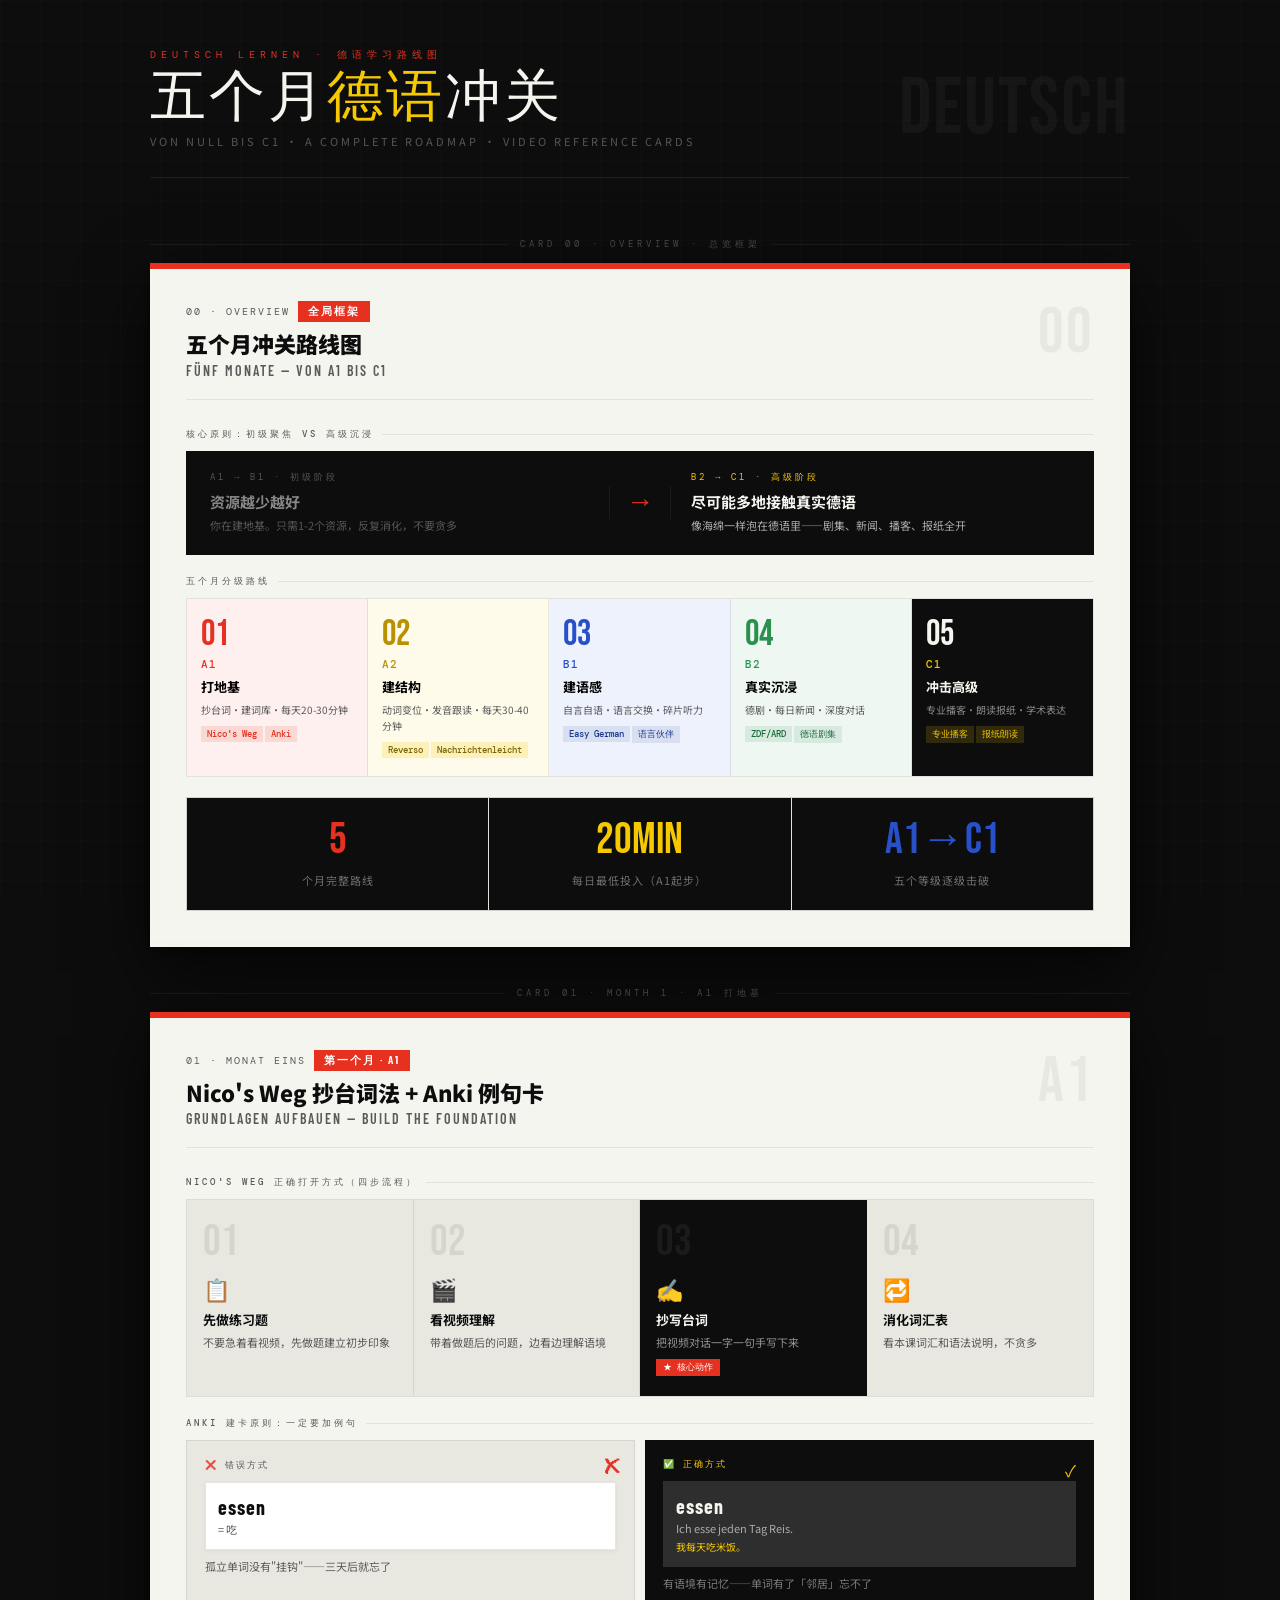
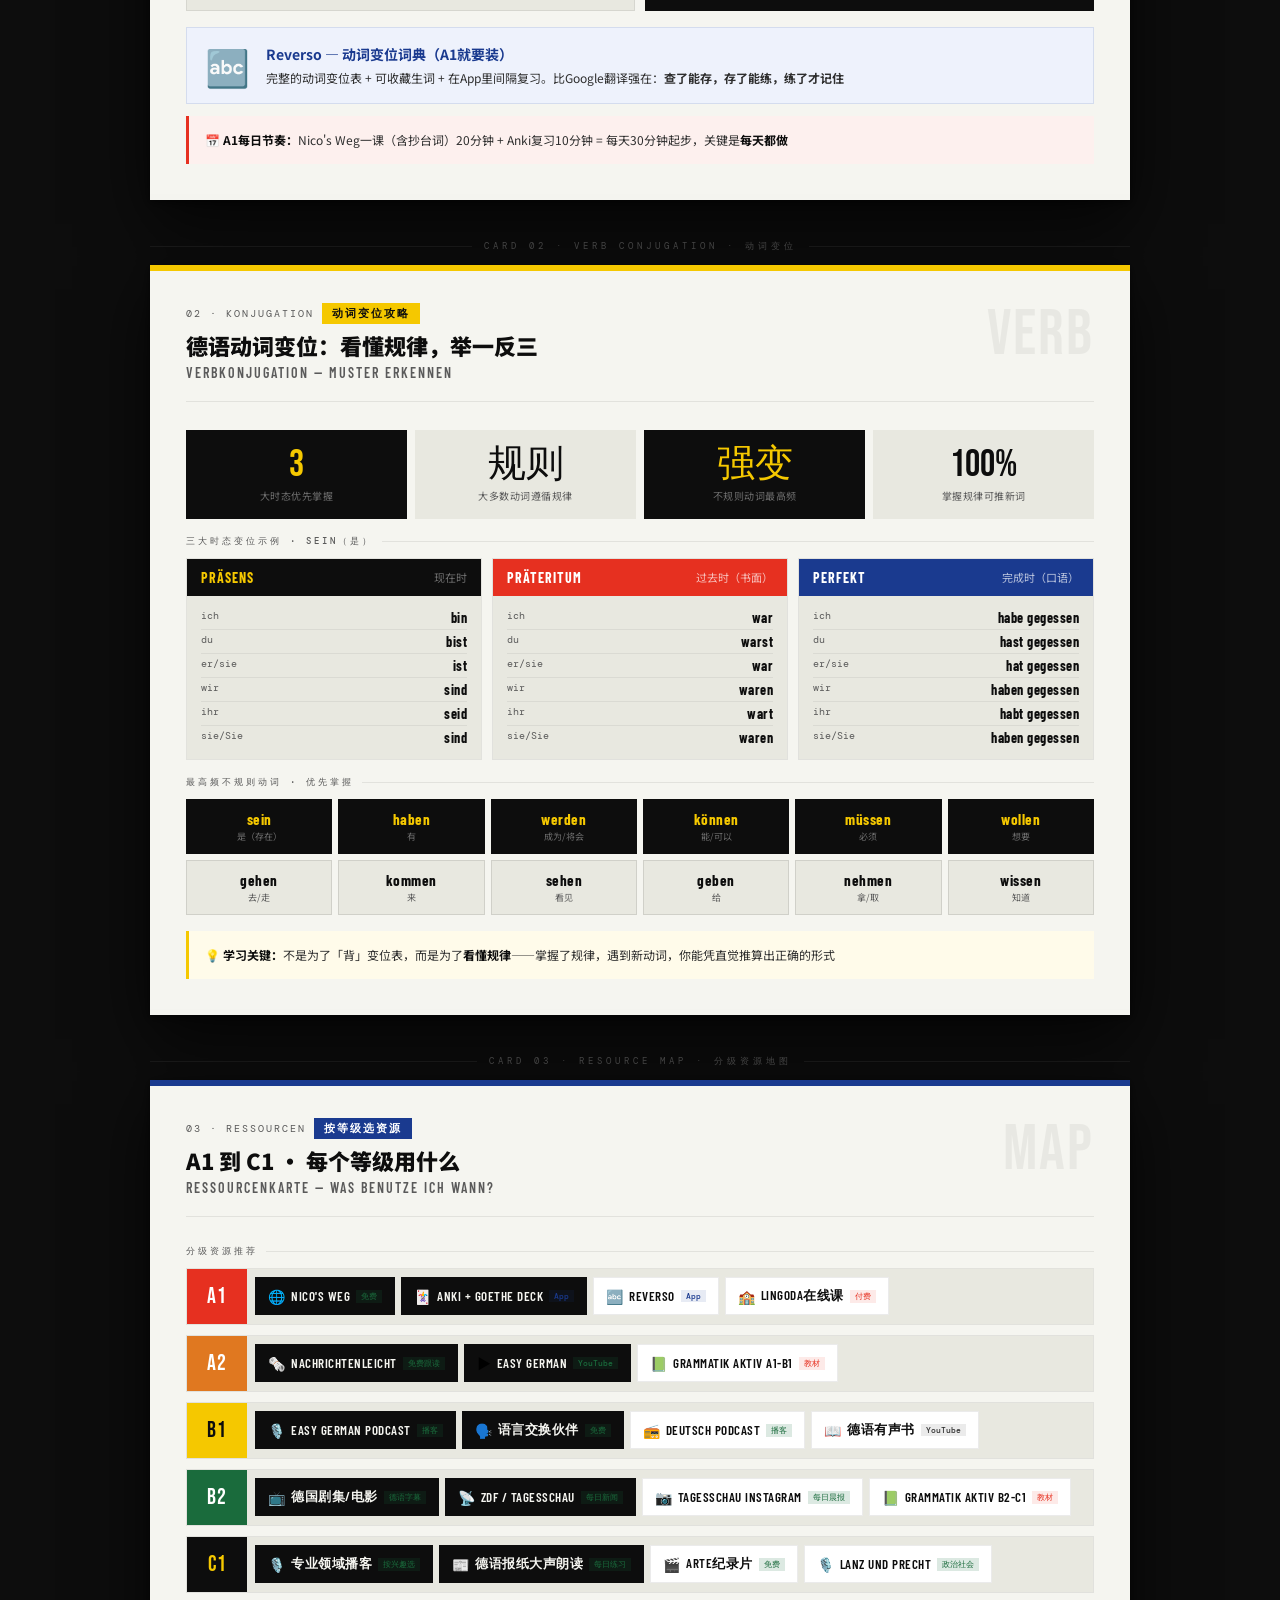
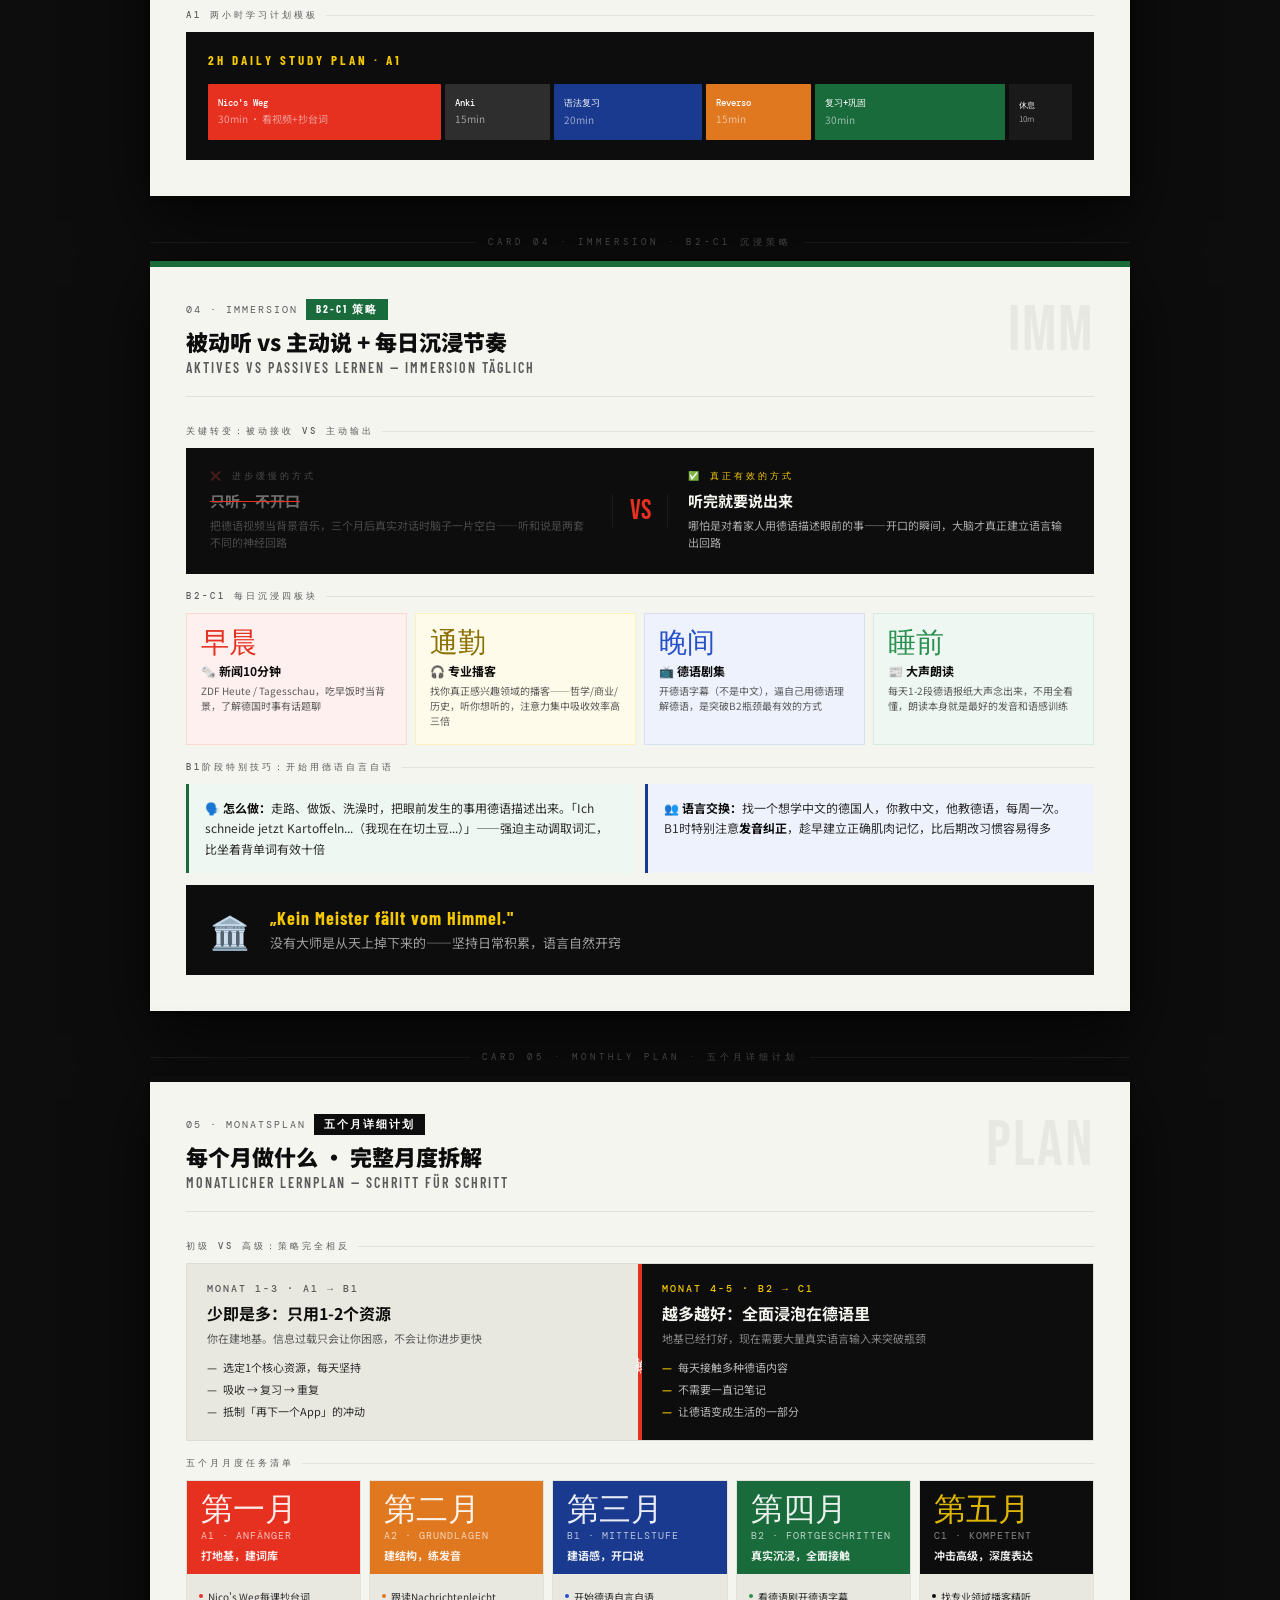
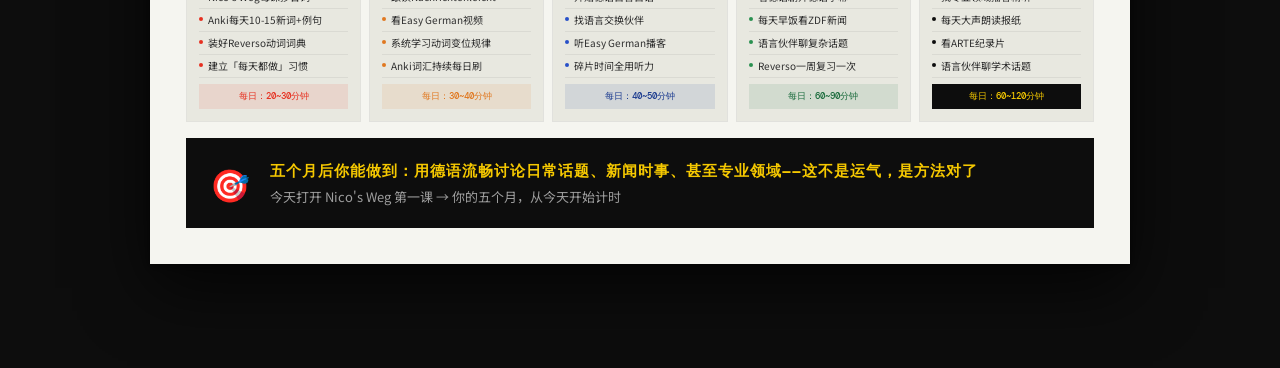
<file: public/language/german_cards.html>
<!DOCTYPE html>
<html lang="zh-CN">
<head>
<meta charset="UTF-8">
<meta name="viewport" content="width=device-width, initial-scale=1.0">
<title>五个月德语冲关法</title>
<link href="https://fonts.googleapis.com/css2?family=Noto+Sans+SC:wght@300;400;500;700;900&family=Bebas+Neue&family=DM+Mono:ital,wght@0,400;0,500;1,400&family=Barlow+Condensed:wght@400;600;700;900&display=swap" rel="stylesheet">
<style>
:root {
  --black: #0d0d0d;
  --white: #f5f5f0;
  --gray-1: #1a1a1a;
  --gray-2: #2e2e2e;
  --gray-3: #5a5a5a;
  --gray-4: #8a8a8a;
  --gray-5: #c8c8c0;
  --gray-6: #e8e8e0;
  --red: #e63020;
  --red-dark: #b52418;
  --red-pale: #fdf0ee;
  --blue: #1a3a8f;
  --blue-mid: #2850c8;
  --blue-pale: #eef2fc;
  --yellow: #f5c800;
  --yellow-pale: #fffbea;
  --green: #1a6b3c;
  --green-mid: #2a9050;
  --green-pale: #eef7f2;
  --orange: #e07820;
  --orange-pale: #fef4e8;
}

* { box-sizing: border-box; margin: 0; padding: 0; }

body {
  background: var(--black);
  font-family: 'Noto Sans SC', sans-serif;
  padding: 48px 24px 80px;
  position: relative;
}

/* Grid texture overlay */
body::before {
  content: '';
  position: fixed;
  inset: 0;
  background-image: 
    linear-gradient(rgba(255,255,255,0.015) 1px, transparent 1px),
    linear-gradient(90deg, rgba(255,255,255,0.015) 1px, transparent 1px);
  background-size: 40px 40px;
  pointer-events: none;
  z-index: 0;
}

/* PAGE HEADER */
.site-header {
  max-width: 980px;
  margin: 0 auto 60px;
  display: grid;
  grid-template-columns: 1fr auto;
  align-items: end;
  gap: 24px;
  position: relative;
  z-index: 1;
  border-bottom: 1px solid rgba(255,255,255,0.08);
  padding-bottom: 28px;
}

.header-left {}

.header-overline {
  font-family: 'DM Mono', monospace;
  font-size: 10px;
  letter-spacing: 5px;
  color: var(--red);
  text-transform: uppercase;
  display: block;
  margin-bottom: 10px;
}

.header-title {
  font-family: 'Bebas Neue', sans-serif;
  font-size: 56px;
  color: var(--white);
  letter-spacing: 3px;
  line-height: 0.95;
  display: block;
}

.header-title em {
  color: var(--yellow);
  font-style: normal;
}

.header-right {
  text-align: right;
}

.header-de-word {
  font-family: 'Bebas Neue', sans-serif;
  font-size: 80px;
  color: rgba(255,255,255,0.04);
  letter-spacing: 2px;
  line-height: 1;
  display: block;
}

.header-sub {
  font-size: 11px;
  color: rgba(255,255,255,0.3);
  letter-spacing: 3px;
  text-transform: uppercase;
  margin-top: 8px;
  display: block;
}

/* SECTION LABEL */
.section-label {
  max-width: 980px;
  margin: 40px auto 12px;
  display: flex;
  align-items: center;
  gap: 12px;
  position: relative;
  z-index: 1;
}

.section-label-text {
  font-family: 'DM Mono', monospace;
  font-size: 9px;
  letter-spacing: 4px;
  color: rgba(255,255,255,0.25);
  text-transform: uppercase;
  white-space: nowrap;
}

.section-label-line {
  flex: 1;
  height: 1px;
  background: rgba(255,255,255,0.06);
}

/* ===== CARD BASE ===== */
.card {
  max-width: 980px;
  margin: 0 auto 24px;
  background: var(--white);
  position: relative;
  z-index: 1;
  overflow: hidden;
  box-shadow: 0 24px 64px rgba(0,0,0,0.7), 0 2px 8px rgba(0,0,0,0.5);
}

/* Bauhaus accent bar top */
.card-bar {
  height: 6px;
  width: 100%;
}

.bar-red { background: var(--red); }
.bar-blue { background: var(--blue); }
.bar-yellow { background: var(--yellow); }
.bar-green { background: var(--green); }
.bar-black { background: var(--black); }

.card-inner {
  padding: 32px 36px 36px;
}

/* CARD HEADER */
.card-head {
  display: grid;
  grid-template-columns: 1fr auto;
  align-items: start;
  margin-bottom: 28px;
  padding-bottom: 20px;
  border-bottom: 1px solid rgba(0,0,0,0.08);
  gap: 16px;
}

.card-meta {
  display: flex;
  align-items: center;
  gap: 8px;
  margin-bottom: 8px;
}

.card-num {
  font-family: 'DM Mono', monospace;
  font-size: 10px;
  color: var(--gray-3);
  letter-spacing: 2px;
}

.card-chip {
  font-family: 'Barlow Condensed', sans-serif;
  font-size: 11px;
  font-weight: 700;
  letter-spacing: 2px;
  text-transform: uppercase;
  padding: 3px 10px;
}

.chip-red { background: var(--red); color: white; }
.chip-blue { background: var(--blue); color: white; }
.chip-yellow { background: var(--yellow); color: var(--black); }
.chip-green { background: var(--green); color: white; }
.chip-black { background: var(--black); color: white; }
.chip-orange { background: var(--orange); color: white; }

.card-title-zh {
  font-family: 'Noto Sans SC', sans-serif;
  font-size: 22px;
  font-weight: 900;
  color: var(--black);
  line-height: 1.25;
}

.card-title-de {
  font-family: 'Barlow Condensed', sans-serif;
  font-size: 14px;
  font-weight: 600;
  color: var(--gray-3);
  letter-spacing: 2px;
  text-transform: uppercase;
  margin-top: 4px;
}

.card-head-deco {
  font-family: 'Bebas Neue', sans-serif;
  font-size: 64px;
  line-height: 1;
  color: rgba(0,0,0,0.05);
  letter-spacing: 2px;
  text-align: right;
  user-select: none;
}

/* ===== UTIL COMPONENTS ===== */
.row { display: flex; gap: 10px; }
.col { flex: 1; }
.grid-2 { display: grid; grid-template-columns: 1fr 1fr; gap: 10px; }
.grid-3 { display: grid; grid-template-columns: 1fr 1fr 1fr; gap: 10px; }
.grid-5 { display: grid; grid-template-columns: repeat(5, 1fr); gap: 8px; }

.divider { height: 1px; background: rgba(0,0,0,0.07); margin: 20px 0; }

.label-row {
  font-family: 'DM Mono', monospace;
  font-size: 9px;
  font-weight: 500;
  letter-spacing: 3px;
  text-transform: uppercase;
  color: var(--gray-3);
  margin-bottom: 10px;
  display: flex;
  align-items: center;
  gap: 8px;
}

.label-row::after {
  content: '';
  flex: 1;
  height: 1px;
  background: rgba(0,0,0,0.08);
}

.highlight-box {
  padding: 14px 16px;
  border-left: 3px solid;
  font-size: 12px;
  line-height: 1.7;
  color: var(--gray-2);
}

.highlight-red { border-color: var(--red); background: var(--red-pale); }
.highlight-blue { border-color: var(--blue); background: var(--blue-pale); }
.highlight-yellow { border-color: var(--yellow); background: var(--yellow-pale); }
.highlight-green { border-color: var(--green); background: var(--green-pale); }

.highlight-box strong { font-weight: 700; color: var(--black); }

/* ===== CARD 00: OVERVIEW ===== */
.timeline-strip {
  display: grid;
  grid-template-columns: repeat(5, 1fr);
  gap: 0;
  margin-bottom: 20px;
  border: 1px solid rgba(0,0,0,0.08);
  overflow: hidden;
}

.timeline-month {
  padding: 18px 14px;
  position: relative;
  border-right: 1px solid rgba(0,0,0,0.08);
}

.timeline-month:last-child { border-right: none; }

.month-m1 { background: #fdf0ee; }
.month-m2 { background: #fffbea; }
.month-m3 { background: #eef2fc; }
.month-m4 { background: #eef7f2; }
.month-m5 { background: var(--black); }

.tm-num {
  font-family: 'Bebas Neue', sans-serif;
  font-size: 36px;
  line-height: 1;
  display: block;
  margin-bottom: 4px;
}

.month-m1 .tm-num { color: var(--red); }
.month-m2 .tm-num { color: #b89000; }
.month-m3 .tm-num { color: var(--blue-mid); }
.month-m4 .tm-num { color: var(--green-mid); }
.month-m5 .tm-num { color: var(--white); }

.tm-level {
  font-family: 'DM Mono', monospace;
  font-size: 11px;
  font-weight: 500;
  display: block;
  margin-bottom: 8px;
  letter-spacing: 1px;
}

.month-m1 .tm-level { color: var(--red); }
.month-m2 .tm-level { color: #b89000; }
.month-m3 .tm-level { color: var(--blue-mid); }
.month-m4 .tm-level { color: var(--green-mid); }
.month-m5 .tm-level { color: var(--yellow); }

.tm-title {
  font-weight: 700;
  font-size: 13px;
  margin-bottom: 6px;
  line-height: 1.3;
}

.month-m5 .tm-title { color: var(--white); }

.tm-focus {
  font-size: 10px;
  color: var(--gray-3);
  line-height: 1.6;
}

.month-m5 .tm-focus { color: rgba(255,255,255,0.5); }

.tm-tool {
  display: inline-block;
  font-family: 'DM Mono', monospace;
  font-size: 9px;
  font-weight: 500;
  padding: 2px 6px;
  margin-top: 6px;
  margin-right: 2px;
}

.month-m1 .tm-tool { background: rgba(230,48,32,0.12); color: var(--red); }
.month-m2 .tm-tool { background: rgba(245,200,0,0.2); color: #7a6400; }
.month-m3 .tm-tool { background: rgba(26,58,143,0.1); color: var(--blue); }
.month-m4 .tm-tool { background: rgba(26,107,60,0.1); color: var(--green); }
.month-m5 .tm-tool { background: rgba(245,200,0,0.15); color: var(--yellow); }

.overview-bottom {
  display: grid;
  grid-template-columns: repeat(3, 1fr);
  gap: 1px;
  background: rgba(0,0,0,0.08);
  border: 1px solid rgba(0,0,0,0.08);
  overflow: hidden;
}

.overview-stat {
  background: var(--black);
  padding: 20px 18px;
  text-align: center;
}

.overview-stat-n {
  font-family: 'Bebas Neue', sans-serif;
  font-size: 44px;
  display: block;
  line-height: 1;
  margin-bottom: 4px;
}

.stat-red .overview-stat-n { color: var(--red); }
.stat-yellow .overview-stat-n { color: var(--yellow); }
.stat-blue .overview-stat-n { color: var(--blue-mid); }

.overview-stat-l {
  font-size: 11px;
  color: rgba(255,255,255,0.4);
  letter-spacing: 1px;
}

.core-principle {
  background: var(--black);
  padding: 20px 24px;
  margin-bottom: 20px;
  display: grid;
  grid-template-columns: 1fr auto 1fr;
  gap: 0;
  align-items: center;
}

.principle-side {
  padding: 0 20px;
}

.principle-side:first-child { padding-left: 0; }
.principle-side:last-child { padding-right: 0; }

.principle-label {
  font-family: 'DM Mono', monospace;
  font-size: 9px;
  letter-spacing: 3px;
  text-transform: uppercase;
  margin-bottom: 8px;
}

.principle-low .principle-label { color: rgba(255,255,255,0.3); }
.principle-high .principle-label { color: var(--yellow); }

.principle-title {
  font-size: 15px;
  font-weight: 700;
  margin-bottom: 6px;
  line-height: 1.3;
}

.principle-low .principle-title { color: rgba(255,255,255,0.5); }
.principle-high .principle-title { color: var(--white); }

.principle-desc {
  font-size: 11px;
  line-height: 1.6;
}

.principle-low .principle-desc { color: rgba(255,255,255,0.3); }
.principle-high .principle-desc { color: rgba(255,255,255,0.65); }

.principle-arrow {
  font-family: 'Bebas Neue', sans-serif;
  font-size: 28px;
  color: var(--red);
  padding: 0 16px;
  border-left: 1px solid rgba(255,255,255,0.06);
  border-right: 1px solid rgba(255,255,255,0.06);
}

/* ===== CARD 01: A1 GROUND ZERO ===== */
.nico-flow {
  display: grid;
  grid-template-columns: repeat(4, 1fr);
  gap: 0;
  margin-bottom: 20px;
  border: 1px solid rgba(0,0,0,0.1);
  overflow: hidden;
}

.nico-step {
  padding: 20px 16px;
  position: relative;
  background: var(--gray-6);
  border-right: 1px solid rgba(0,0,0,0.08);
}

.nico-step:last-child { border-right: none; }
.nico-step.active { background: var(--black); }

.nico-step-num {
  font-family: 'Bebas Neue', sans-serif;
  font-size: 44px;
  color: rgba(0,0,0,0.08);
  line-height: 1;
  display: block;
  margin-bottom: 8px;
}

.nico-step.active .nico-step-num { color: rgba(255,255,255,0.06); }

.nico-step-icon { font-size: 22px; margin-bottom: 8px; display: block; }

.nico-step-title {
  font-weight: 700;
  font-size: 13px;
  color: var(--black);
  margin-bottom: 5px;
  line-height: 1.3;
}

.nico-step.active .nico-step-title { color: var(--white); }

.nico-step-desc {
  font-size: 11px;
  color: var(--gray-3);
  line-height: 1.5;
}

.nico-step.active .nico-step-desc { color: rgba(255,255,255,0.55); }

.nico-step-tag {
  font-family: 'DM Mono', monospace;
  font-size: 9px;
  font-weight: 500;
  display: inline-block;
  padding: 2px 7px;
  margin-top: 8px;
  background: var(--red);
  color: white;
}

.anki-compare {
  display: grid;
  grid-template-columns: 1fr 1fr;
  gap: 10px;
  margin-bottom: 16px;
}

.anki-wrong {
  background: var(--gray-6);
  padding: 18px;
  border: 1px solid rgba(0,0,0,0.08);
  position: relative;
}

.anki-right {
  background: var(--black);
  padding: 18px;
}

.anki-label {
  font-family: 'DM Mono', monospace;
  font-size: 9px;
  font-weight: 500;
  letter-spacing: 2px;
  text-transform: uppercase;
  margin-bottom: 10px;
  display: flex;
  align-items: center;
  gap: 6px;
}

.anki-wrong .anki-label { color: var(--gray-3); }
.anki-right .anki-label { color: var(--yellow); }

.anki-card-demo {
  background: white;
  border: 1px solid rgba(0,0,0,0.1);
  padding: 12px;
  margin-bottom: 6px;
  box-shadow: 0 1px 4px rgba(0,0,0,0.06);
}

.anki-card-demo.dark {
  background: var(--gray-2);
  border-color: transparent;
  box-shadow: none;
}

.demo-word {
  font-family: 'Barlow Condensed', sans-serif;
  font-size: 20px;
  font-weight: 700;
  letter-spacing: 1px;
  display: block;
  margin-bottom: 2px;
}

.anki-wrong .demo-word { color: var(--black); }
.anki-right .demo-word { color: var(--white); }

.demo-only { font-size: 11px; color: var(--gray-3); }
.demo-example { font-size: 11px; color: rgba(255,255,255,0.6); line-height: 1.5; }
.demo-translation { font-size: 10px; color: var(--yellow); margin-top: 3px; }

.cross-mark {
  position: absolute;
  top: 12px; right: 12px;
  font-size: 18px;
  color: var(--red);
  font-weight: 900;
}

.check-mark {
  float: right;
  font-size: 16px;
  color: var(--yellow);
}

.reverso-box {
  background: var(--blue-pale);
  border: 1px solid rgba(26,58,143,0.12);
  padding: 16px 18px;
  display: grid;
  grid-template-columns: auto 1fr;
  gap: 16px;
  align-items: center;
}

.reverso-icon-big {
  font-size: 36px;
  line-height: 1;
}

.reverso-title {
  font-weight: 700;
  font-size: 14px;
  color: var(--blue);
  margin-bottom: 4px;
}

.reverso-desc {
  font-size: 12px;
  color: var(--gray-2);
  line-height: 1.6;
}

/* ===== CARD 02: VERB CONJUGATION ===== */
.verb-header-row {
  display: grid;
  grid-template-columns: repeat(4, 1fr);
  gap: 8px;
  margin-bottom: 16px;
}

.verb-stat-box {
  padding: 16px;
  text-align: center;
}

.verb-stat-box.dark { background: var(--black); }
.verb-stat-box.light { background: var(--gray-6); }

.vsb-num {
  font-family: 'Bebas Neue', sans-serif;
  font-size: 38px;
  line-height: 1;
  display: block;
  margin-bottom: 4px;
}

.dark .vsb-num { color: var(--yellow); }
.light .vsb-num { color: var(--black); }

.vsb-label { font-size: 10px; color: var(--gray-3); letter-spacing: 0.5px; }
.dark .vsb-label { color: rgba(255,255,255,0.4); }

.tense-grid {
  display: grid;
  grid-template-columns: repeat(3, 1fr);
  gap: 10px;
  margin-bottom: 16px;
}

.tense-card {
  border: 1px solid rgba(0,0,0,0.08);
  overflow: hidden;
}

.tense-header {
  padding: 10px 14px;
  display: flex;
  justify-content: space-between;
  align-items: center;
}

.tense-name {
  font-family: 'Barlow Condensed', sans-serif;
  font-size: 14px;
  font-weight: 700;
  letter-spacing: 1px;
  text-transform: uppercase;
}

.tense-zh { font-size: 11px; }

.tense-presens .tense-header { background: var(--black); }
.tense-presens .tense-name { color: var(--yellow); }
.tense-presens .tense-zh { color: rgba(255,255,255,0.4); }

.tense-praeteritum .tense-header { background: var(--red); }
.tense-praeteritum .tense-name { color: white; }
.tense-praeteritum .tense-zh { color: rgba(255,255,255,0.7); }

.tense-perfekt .tense-header { background: var(--blue); }
.tense-perfekt .tense-name { color: white; }
.tense-perfekt .tense-zh { color: rgba(255,255,255,0.7); }

.tense-body { padding: 10px 14px; background: var(--gray-6); }

.conj-row {
  display: flex;
  justify-content: space-between;
  padding: 3px 0;
  border-bottom: 1px solid rgba(0,0,0,0.06);
  font-size: 11px;
}

.conj-row:last-child { border-bottom: none; }
.conj-pronoun { color: var(--gray-3); font-family: 'DM Mono', monospace; font-size: 10px; }
.conj-verb { font-weight: 700; color: var(--black); font-family: 'Barlow Condensed', sans-serif; font-size: 14px; letter-spacing: 0.5px; }

.irregular-grid {
  display: grid;
  grid-template-columns: repeat(6, 1fr);
  gap: 6px;
  margin-bottom: 16px;
}

.irr-chip {
  padding: 10px 8px;
  text-align: center;
  border: 1px solid rgba(0,0,0,0.1);
  background: var(--gray-6);
}

.irr-chip.star {
  background: var(--black);
  border-color: transparent;
}

.irr-de {
  font-family: 'Barlow Condensed', sans-serif;
  font-size: 15px;
  font-weight: 700;
  display: block;
  letter-spacing: 0.5px;
  margin-bottom: 2px;
}

.irr-chip.star .irr-de { color: var(--yellow); }
.irr-chip .irr-de { color: var(--black); }

.irr-zh { font-size: 9px; color: var(--gray-3); display: block; }
.irr-chip.star .irr-zh { color: rgba(255,255,255,0.4); }

/* ===== CARD 03: RESOURCES MAP ===== */
.resource-levels {
  display: flex;
  flex-direction: column;
  gap: 10px;
  margin-bottom: 16px;
}

.resource-row {
  display: grid;
  grid-template-columns: 60px 1fr;
  gap: 0;
  border: 1px solid rgba(0,0,0,0.08);
  overflow: hidden;
}

.resource-level-tag {
  display: flex;
  align-items: center;
  justify-content: center;
  font-family: 'Bebas Neue', sans-serif;
  font-size: 22px;
  letter-spacing: 1px;
  padding: 14px 0;
}

.level-a1 { background: var(--red); color: white; }
.level-a2 { background: var(--orange); color: white; }
.level-b1 { background: var(--yellow); color: var(--black); }
.level-b2 { background: var(--green); color: white; }
.level-c1 { background: var(--black); color: var(--yellow); }

.resource-cards {
  display: flex;
  gap: 0;
  padding: 8px;
  background: var(--gray-6);
  flex-wrap: wrap;
  gap: 6px;
  align-items: center;
}

.res-card {
  padding: 8px 12px;
  background: white;
  border: 1px solid rgba(0,0,0,0.08);
  display: flex;
  gap: 6px;
  align-items: center;
}

.res-card.featured {
  background: var(--black);
  border-color: transparent;
}

.res-icon { font-size: 14px; flex-shrink: 0; }

.res-name {
  font-family: 'Barlow Condensed', sans-serif;
  font-size: 13px;
  font-weight: 600;
  letter-spacing: 0.5px;
  text-transform: uppercase;
}

.res-card .res-name { color: var(--black); }
.res-card.featured .res-name { color: var(--white); }

.res-badge {
  font-family: 'DM Mono', monospace;
  font-size: 8px;
  padding: 1px 5px;
  font-weight: 500;
}

.badge-free { background: rgba(26,107,60,0.15); color: var(--green); }
.badge-paid { background: rgba(230,48,32,0.1); color: var(--red); }
.badge-app { background: rgba(26,58,143,0.1); color: var(--blue); }
.badge-web { background: rgba(0,0,0,0.08); color: var(--gray-2); }

.two-hour-plan {
  background: var(--black);
  padding: 20px 22px;
}

.plan-title {
  font-family: 'Barlow Condensed', sans-serif;
  font-size: 13px;
  font-weight: 700;
  color: var(--yellow);
  letter-spacing: 3px;
  text-transform: uppercase;
  margin-bottom: 16px;
}

.plan-blocks {
  display: flex;
  gap: 4px;
  height: 56px;
}

.plan-block {
  border-radius: 1px;
  display: flex;
  flex-direction: column;
  justify-content: center;
  padding: 0 10px;
  position: relative;
}

.plan-block-label {
  font-family: 'DM Mono', monospace;
  font-size: 9px;
  font-weight: 500;
  color: white;
  white-space: nowrap;
}

.plan-block-time {
  font-size: 10px;
  color: rgba(255,255,255,0.55);
  margin-top: 2px;
}

/* ===== CARD 04: IMMERSION ===== */
.immersion-vs {
  background: var(--black);
  padding: 22px 24px;
  display: grid;
  grid-template-columns: 1fr 56px 1fr;
  gap: 0;
  margin-bottom: 16px;
  align-items: center;
}

.imm-side { padding: 0 20px; }
.imm-side:first-child { padding-left: 0; }
.imm-side:last-child { padding-right: 0; }

.imm-label {
  font-family: 'DM Mono', monospace;
  font-size: 9px;
  letter-spacing: 3px;
  text-transform: uppercase;
  margin-bottom: 8px;
}

.imm-bad .imm-label { color: rgba(255,255,255,0.25); }
.imm-good .imm-label { color: var(--yellow); }

.imm-title {
  font-size: 15px;
  font-weight: 700;
  margin-bottom: 6px;
  line-height: 1.3;
}

.imm-bad .imm-title { color: rgba(255,255,255,0.4); text-decoration: line-through; text-decoration-color: var(--red); }
.imm-good .imm-title { color: var(--white); }

.imm-desc {
  font-size: 11px;
  line-height: 1.6;
}

.imm-bad .imm-desc { color: rgba(255,255,255,0.25); }
.imm-good .imm-desc { color: rgba(255,255,255,0.65); }

.imm-vs-center {
  font-family: 'Bebas Neue', sans-serif;
  font-size: 28px;
  color: var(--red);
  text-align: center;
  border-left: 1px solid rgba(255,255,255,0.06);
  border-right: 1px solid rgba(255,255,255,0.06);
  padding: 0 12px;
}

.daily-routine {
  display: grid;
  grid-template-columns: repeat(4, 1fr);
  gap: 8px;
  margin-bottom: 16px;
}

.routine-block {
  padding: 16px 14px;
  position: relative;
  overflow: hidden;
}

.rb-1 { background: var(--red-pale); border: 1px solid rgba(230,48,32,0.12); }
.rb-2 { background: var(--yellow-pale); border: 1px solid rgba(245,200,0,0.2); }
.rb-3 { background: var(--blue-pale); border: 1px solid rgba(26,58,143,0.1); }
.rb-4 { background: var(--green-pale); border: 1px solid rgba(26,107,60,0.1); }

.rb-time {
  font-family: 'Bebas Neue', sans-serif;
  font-size: 28px;
  line-height: 1;
  display: block;
  margin-bottom: 4px;
}

.rb-1 .rb-time { color: var(--red); }
.rb-2 .rb-time { color: #8a7000; }
.rb-3 .rb-time { color: var(--blue-mid); }
.rb-4 .rb-time { color: var(--green-mid); }

.rb-label {
  font-weight: 700;
  font-size: 12px;
  color: var(--black);
  margin-bottom: 4px;
}

.rb-desc { font-size: 10px; color: var(--gray-3); line-height: 1.5; }

.proverb-box {
  background: var(--black);
  padding: 22px 24px;
  display: flex;
  align-items: center;
  gap: 20px;
}

.proverb-icon {
  font-size: 32px;
  flex-shrink: 0;
}

.proverb-de {
  font-family: 'Barlow Condensed', sans-serif;
  font-size: 18px;
  font-weight: 700;
  color: var(--yellow);
  letter-spacing: 1px;
  display: block;
  margin-bottom: 4px;
}

.proverb-zh {
  font-size: 13px;
  color: rgba(255,255,255,0.6);
}

/* ===== CARD 05: MONTH TIMELINE ===== */
.month-full-grid {
  display: grid;
  grid-template-columns: repeat(5, 1fr);
  gap: 8px;
  margin-bottom: 16px;
}

.month-full-card {
  border: 1px solid rgba(0,0,0,0.08);
  overflow: hidden;
}

.mfc-header {
  padding: 14px 14px 12px;
}

.mfc-h-m1 { background: var(--red); }
.mfc-h-m2 { background: var(--orange); }
.mfc-h-m3 { background: var(--blue); }
.mfc-h-m4 { background: var(--green); }
.mfc-h-m5 { background: var(--black); }

.mfc-month-num {
  font-family: 'Bebas Neue', sans-serif;
  font-size: 32px;
  color: white;
  line-height: 1;
  display: block;
  opacity: 0.9;
}

.mfc-h-m5 .mfc-month-num { color: var(--yellow); }

.mfc-level {
  font-family: 'DM Mono', monospace;
  font-size: 10px;
  color: rgba(255,255,255,0.7);
  letter-spacing: 1px;
  display: block;
  margin-top: 2px;
}

.mfc-h-m5 .mfc-level { color: rgba(255,255,255,0.5); }

.mfc-goal {
  font-size: 11px;
  font-weight: 700;
  color: rgba(255,255,255,0.9);
  margin-top: 6px;
  line-height: 1.3;
}

.mfc-body {
  background: var(--gray-6);
  padding: 12px;
}

.mfc-task {
  font-size: 10px;
  color: var(--gray-2);
  padding: 4px 0;
  border-bottom: 1px solid rgba(0,0,0,0.06);
  display: flex;
  gap: 5px;
  line-height: 1.4;
  align-items: flex-start;
}

.mfc-task:last-child { border-bottom: none; }

.mfc-dot {
  width: 4px;
  height: 4px;
  border-radius: 50%;
  flex-shrink: 0;
  margin-top: 4px;
}

.m1-dot { background: var(--red); }
.m2-dot { background: var(--orange); }
.m3-dot { background: var(--blue-mid); }
.m4-dot { background: var(--green-mid); }
.m5-dot { background: var(--black); }

.mfc-daily {
  font-family: 'DM Mono', monospace;
  font-size: 9px;
  font-weight: 500;
  padding: 6px 8px;
  margin-top: 6px;
  text-align: center;
}

.m1-daily { background: rgba(230,48,32,0.1); color: var(--red); }
.m2-daily { background: rgba(224,120,32,0.1); color: var(--orange); }
.m3-daily { background: rgba(26,58,143,0.1); color: var(--blue); }
.m4-daily { background: rgba(26,107,60,0.1); color: var(--green); }
.m5-daily { background: var(--black); color: var(--yellow); }

.strategy-shift {
  display: grid;
  grid-template-columns: 1fr auto 1fr;
  gap: 0;
  border: 1px solid rgba(0,0,0,0.1);
  overflow: hidden;
  margin-bottom: 16px;
}

.strategy-early {
  background: var(--gray-6);
  padding: 18px 20px;
}

.strategy-late {
  background: var(--black);
  padding: 18px 20px;
}

.strategy-divider {
  background: var(--red);
  width: 4px;
  display: flex;
  align-items: center;
  justify-content: center;
}

.strategy-divider-text {
  font-family: 'Bebas Neue', sans-serif;
  font-size: 11px;
  color: white;
  writing-mode: vertical-rl;
  letter-spacing: 2px;
}

.strategy-period {
  font-family: 'DM Mono', monospace;
  font-size: 10px;
  font-weight: 500;
  letter-spacing: 2px;
  margin-bottom: 8px;
}

.strategy-early .strategy-period { color: var(--gray-3); }
.strategy-late .strategy-period { color: var(--yellow); }

.strategy-rule {
  font-size: 16px;
  font-weight: 700;
  margin-bottom: 6px;
  line-height: 1.3;
}

.strategy-early .strategy-rule { color: var(--black); }
.strategy-late .strategy-rule { color: var(--white); }

.strategy-why {
  font-size: 11px;
  line-height: 1.6;
  color: var(--gray-3);
}

.strategy-late .strategy-why { color: rgba(255,255,255,0.5); }

.strategy-bullets { list-style: none; margin-top: 8px; }

.strategy-bullet {
  font-size: 11px;
  padding: 3px 0;
  display: flex;
  gap: 6px;
  align-items: flex-start;
}

.strategy-early .strategy-bullet { color: var(--gray-2); }
.strategy-late .strategy-bullet { color: rgba(255,255,255,0.7); }

.sb-dash { flex-shrink: 0; font-weight: 700; }
.strategy-early .sb-dash { color: var(--gray-3); }
.strategy-late .sb-dash { color: var(--yellow); }
/* ===== Unified Responsive Layer ===== */
@media (max-width: 600px) {
  body { padding: 20px 12px 40px; }
  .site-header { margin-bottom: 32px; gap: 12px; padding-bottom: 16px; grid-template-columns: 1fr; }
  .header-right { text-align: left; }
  .header-title { font-size: 38px; }
  .header-de-word { font-size: 52px; }
  .card { margin-bottom: 16px; }
  .card-inner, .card-header, .card-body { padding: 16px !important; }
  .card-head { grid-template-columns: 1fr; gap: 10px; margin-bottom: 16px; padding-bottom: 12px; }
  .card-title-zh { font-size: 18px; }
  .card-title-de { font-size: 14px; }
}

@media (min-width: 601px) and (max-width: 1024px) {
  body { padding: 28px 16px 56px; }
  .site-header, .card, .section-label { max-width: 920px; }
  .card-inner, .card-header, .card-body { padding: 24px 26px 26px; }
}

@media (min-width: 1440px) {
  body { padding-top: 56px; }
  .site-header, .card, .section-label { max-width: 1160px; }
  .header-title { font-size: 64px; }
}
</style>
<link rel="stylesheet" href="shared-responsive.css">
</head>
<body>

<!-- SITE HEADER -->
<header class="site-header">
  <div class="header-left">
    <span class="header-overline">Deutsch Lernen · 德语学习路线图</span>
    <span class="header-title">五个月<em>德语</em>冲关</span>
    <span class="header-sub">Von Null bis C1 · A Complete Roadmap · Video Reference Cards</span>
  </div>
  <div class="header-right">
    <span class="header-de-word">DEUTSCH</span>
  </div>
</header>

<!-- ===== CARD 00: 总览 ===== -->
<div class="section-label"><div class="section-label-line"></div><span class="section-label-text">Card 00 · Overview · 总览框架</span><div class="section-label-line"></div></div>
<div class="card">
  <div class="card-bar bar-red"></div>
  <div class="card-inner">
    <div class="card-head">
      <div>
        <div class="card-meta">
          <span class="card-num">00 · OVERVIEW</span>
          <span class="card-chip chip-red">全局框架</span>
        </div>
        <div class="card-title-zh">五个月冲关路线图</div>
        <div class="card-title-de">Fünf Monate — Von A1 bis C1</div>
      </div>
      <div class="card-head-deco">00</div>
    </div>

    <div class="label-row">核心原则：初级聚焦 vs 高级沉浸</div>
    <div class="core-principle">
      <div class="principle-side principle-low">
        <div class="principle-label">A1 → B1 · 初级阶段</div>
        <div class="principle-title">资源越少越好</div>
        <div class="principle-desc">你在建地基。只需1-2个资源，反复消化，不要贪多</div>
      </div>
      <div class="principle-arrow">→</div>
      <div class="principle-side principle-high">
        <div class="principle-label">B2 → C1 · 高级阶段</div>
        <div class="principle-title">尽可能多地接触真实德语</div>
        <div class="principle-desc">像海绵一样泡在德语里——剧集、新闻、播客、报纸全开</div>
      </div>
    </div>

    <div class="label-row">五个月分级路线</div>
    <div class="timeline-strip">
      <div class="timeline-month month-m1">
        <span class="tm-num">01</span>
        <span class="tm-level">A1</span>
        <div class="tm-title">打地基</div>
        <div class="tm-focus">抄台词·建词库·每天20-30分钟</div>
        <div><span class="tm-tool">Nico's Weg</span><span class="tm-tool">Anki</span></div>
      </div>
      <div class="timeline-month month-m2">
        <span class="tm-num">02</span>
        <span class="tm-level">A2</span>
        <div class="tm-title">建结构</div>
        <div class="tm-focus">动词变位·发音跟读·每天30-40分钟</div>
        <div><span class="tm-tool">Reverso</span><span class="tm-tool">Nachrichtenleicht</span></div>
      </div>
      <div class="timeline-month month-m3">
        <span class="tm-num">03</span>
        <span class="tm-level">B1</span>
        <div class="tm-title">建语感</div>
        <div class="tm-focus">自言自语·语言交换·碎片听力</div>
        <div><span class="tm-tool">Easy German</span><span class="tm-tool">语言伙伴</span></div>
      </div>
      <div class="timeline-month month-m4">
        <span class="tm-num">04</span>
        <span class="tm-level">B2</span>
        <div class="tm-title">真实沉浸</div>
        <div class="tm-focus">德剧·每日新闻·深度对话</div>
        <div><span class="tm-tool">ZDF/ARD</span><span class="tm-tool">德语剧集</span></div>
      </div>
      <div class="timeline-month month-m5">
        <span class="tm-num">05</span>
        <span class="tm-level">C1</span>
        <div class="tm-title">冲击高级</div>
        <div class="tm-focus">专业播客·朗读报纸·学术表达</div>
        <div><span class="tm-tool">专业播客</span><span class="tm-tool">报纸朗读</span></div>
      </div>
    </div>

    <div class="overview-bottom">
      <div class="overview-stat stat-red">
        <span class="overview-stat-n">5</span>
        <span class="overview-stat-l">个月完整路线</span>
      </div>
      <div class="overview-stat stat-yellow">
        <span class="overview-stat-n">20min</span>
        <span class="overview-stat-l">每日最低投入（A1起步）</span>
      </div>
      <div class="overview-stat stat-blue">
        <span class="overview-stat-n">A1→C1</span>
        <span class="overview-stat-l">五个等级逐级击破</span>
      </div>
    </div>
  </div>
</div>

<!-- ===== CARD 01: A1 打地基 ===== -->
<div class="section-label"><div class="section-label-line"></div><span class="section-label-text">Card 01 · Month 1 · A1 打地基</span><div class="section-label-line"></div></div>
<div class="card">
  <div class="card-bar bar-red"></div>
  <div class="card-inner">
    <div class="card-head">
      <div>
        <div class="card-meta">
          <span class="card-num">01 · MONAT EINS</span>
          <span class="card-chip chip-red">第一个月 · A1</span>
        </div>
        <div class="card-title-zh">Nico's Weg 抄台词法 + Anki 例句卡</div>
        <div class="card-title-de">Grundlagen aufbauen — Build the Foundation</div>
      </div>
      <div class="card-head-deco">A1</div>
    </div>

    <div class="label-row">Nico's Weg 正确打开方式（四步流程）</div>
    <div class="nico-flow">
      <div class="nico-step">
        <span class="nico-step-num">01</span>
        <span class="nico-step-icon">📋</span>
        <div class="nico-step-title">先做练习题</div>
        <div class="nico-step-desc">不要急着看视频，先做题建立初步印象</div>
      </div>
      <div class="nico-step">
        <span class="nico-step-num">02</span>
        <span class="nico-step-icon">🎬</span>
        <div class="nico-step-title">看视频理解</div>
        <div class="nico-step-desc">带着做题后的问题，边看边理解语境</div>
      </div>
      <div class="nico-step active">
        <span class="nico-step-num">03</span>
        <span class="nico-step-icon">✍️</span>
        <div class="nico-step-title">抄写台词</div>
        <div class="nico-step-desc">把视频对话一字一句手写下来</div>
        <span class="nico-step-tag">★ 核心动作</span>
      </div>
      <div class="nico-step">
        <span class="nico-step-num">04</span>
        <span class="nico-step-icon">🔁</span>
        <div class="nico-step-title">消化词汇表</div>
        <div class="nico-step-desc">看本课词汇和语法说明，不贪多</div>
      </div>
    </div>

    <div class="label-row">Anki 建卡原则：一定要加例句</div>
    <div class="anki-compare">
      <div class="anki-wrong">
        <div class="cross-mark">✗</div>
        <div class="anki-label">❌ 错误方式</div>
        <div class="anki-card-demo">
          <span class="demo-word">essen</span>
          <div class="demo-only">= 吃</div>
        </div>
        <div style="font-size:11px; color:var(--gray-3); margin-top:8px; line-height:1.6">孤立单词没有"挂钩"——三天后就忘了</div>
      </div>
      <div class="anki-right">
        <div class="check-mark">✓</div>
        <div class="anki-label">✅ 正确方式</div>
        <div class="anki-card-demo dark">
          <span class="demo-word">essen</span>
          <div class="demo-example">Ich esse jeden Tag Reis.</div>
          <div class="demo-translation">我每天吃米饭。</div>
        </div>
        <div style="font-size:11px; color:rgba(255,255,255,0.45); margin-top:8px; line-height:1.6">有语境有记忆——单词有了「邻居」忘不了</div>
      </div>
    </div>

    <div class="reverso-box">
      <div class="reverso-icon-big">🔤</div>
      <div>
        <div class="reverso-title">Reverso — 动词变位词典（A1就要装）</div>
        <div class="reverso-desc">完整的动词变位表 + 可收藏生词 + 在App里间隔复习。比Google翻译强在：<strong>查了能存，存了能练，练了才记住</strong></div>
      </div>
    </div>

    <div class="highlight-box highlight-red" style="margin-top:12px">
      📅 <strong>A1每日节奏：</strong>Nico's Weg一课（含抄台词）20分钟 + Anki复习10分钟 = 每天30分钟起步，关键是<strong>每天都做</strong>
    </div>
  </div>
</div>

<!-- ===== CARD 02: 动词变位 ===== -->
<div class="section-label"><div class="section-label-line"></div><span class="section-label-text">Card 02 · Verb Conjugation · 动词变位</span><div class="section-label-line"></div></div>
<div class="card">
  <div class="card-bar bar-yellow"></div>
  <div class="card-inner">
    <div class="card-head">
      <div>
        <div class="card-meta">
          <span class="card-num">02 · KONJUGATION</span>
          <span class="card-chip chip-yellow">动词变位攻略</span>
        </div>
        <div class="card-title-zh">德语动词变位：看懂规律，举一反三</div>
        <div class="card-title-de">Verbkonjugation — Muster erkennen</div>
      </div>
      <div class="card-head-deco">VERB</div>
    </div>

    <div class="verb-header-row">
      <div class="verb-stat-box dark">
        <span class="vsb-num">3</span>
        <div class="vsb-label">大时态优先掌握</div>
      </div>
      <div class="verb-stat-box light">
        <span class="vsb-num">规则</span>
        <div class="vsb-label">大多数动词遵循规律</div>
      </div>
      <div class="verb-stat-box dark">
        <span class="vsb-num">强变</span>
        <div class="vsb-label">不规则动词最高频</div>
      </div>
      <div class="verb-stat-box light">
        <span class="vsb-num">100%</span>
        <div class="vsb-label">掌握规律可推新词</div>
      </div>
    </div>

    <div class="label-row">三大时态变位示例 · sein（是）</div>
    <div class="tense-grid">
      <div class="tense-card tense-presens">
        <div class="tense-header">
          <span class="tense-name">Präsens</span>
          <span class="tense-zh">现在时</span>
        </div>
        <div class="tense-body">
          <div class="conj-row"><span class="conj-pronoun">ich</span><span class="conj-verb">bin</span></div>
          <div class="conj-row"><span class="conj-pronoun">du</span><span class="conj-verb">bist</span></div>
          <div class="conj-row"><span class="conj-pronoun">er/sie</span><span class="conj-verb">ist</span></div>
          <div class="conj-row"><span class="conj-pronoun">wir</span><span class="conj-verb">sind</span></div>
          <div class="conj-row"><span class="conj-pronoun">ihr</span><span class="conj-verb">seid</span></div>
          <div class="conj-row"><span class="conj-pronoun">sie/Sie</span><span class="conj-verb">sind</span></div>
        </div>
      </div>
      <div class="tense-card tense-praeteritum">
        <div class="tense-header">
          <span class="tense-name">Präteritum</span>
          <span class="tense-zh">过去时（书面）</span>
        </div>
        <div class="tense-body">
          <div class="conj-row"><span class="conj-pronoun">ich</span><span class="conj-verb">war</span></div>
          <div class="conj-row"><span class="conj-pronoun">du</span><span class="conj-verb">warst</span></div>
          <div class="conj-row"><span class="conj-pronoun">er/sie</span><span class="conj-verb">war</span></div>
          <div class="conj-row"><span class="conj-pronoun">wir</span><span class="conj-verb">waren</span></div>
          <div class="conj-row"><span class="conj-pronoun">ihr</span><span class="conj-verb">wart</span></div>
          <div class="conj-row"><span class="conj-pronoun">sie/Sie</span><span class="conj-verb">waren</span></div>
        </div>
      </div>
      <div class="tense-card tense-perfekt">
        <div class="tense-header">
          <span class="tense-name">Perfekt</span>
          <span class="tense-zh">完成时（口语）</span>
        </div>
        <div class="tense-body">
          <div class="conj-row"><span class="conj-pronoun">ich</span><span class="conj-verb">habe gegessen</span></div>
          <div class="conj-row"><span class="conj-pronoun">du</span><span class="conj-verb">hast gegessen</span></div>
          <div class="conj-row"><span class="conj-pronoun">er/sie</span><span class="conj-verb">hat gegessen</span></div>
          <div class="conj-row"><span class="conj-pronoun">wir</span><span class="conj-verb">haben gegessen</span></div>
          <div class="conj-row"><span class="conj-pronoun">ihr</span><span class="conj-verb">habt gegessen</span></div>
          <div class="conj-row"><span class="conj-pronoun">sie/Sie</span><span class="conj-verb">haben gegessen</span></div>
        </div>
      </div>
    </div>

    <div class="label-row">最高频不规则动词 · 优先掌握</div>
    <div class="irregular-grid">
      <div class="irr-chip star"><span class="irr-de">sein</span><span class="irr-zh">是（存在）</span></div>
      <div class="irr-chip star"><span class="irr-de">haben</span><span class="irr-zh">有</span></div>
      <div class="irr-chip star"><span class="irr-de">werden</span><span class="irr-zh">成为/将会</span></div>
      <div class="irr-chip star"><span class="irr-de">können</span><span class="irr-zh">能/可以</span></div>
      <div class="irr-chip star"><span class="irr-de">müssen</span><span class="irr-zh">必须</span></div>
      <div class="irr-chip star"><span class="irr-de">wollen</span><span class="irr-zh">想要</span></div>
      <div class="irr-chip"><span class="irr-de">gehen</span><span class="irr-zh">去/走</span></div>
      <div class="irr-chip"><span class="irr-de">kommen</span><span class="irr-zh">来</span></div>
      <div class="irr-chip"><span class="irr-de">sehen</span><span class="irr-zh">看见</span></div>
      <div class="irr-chip"><span class="irr-de">geben</span><span class="irr-zh">给</span></div>
      <div class="irr-chip"><span class="irr-de">nehmen</span><span class="irr-zh">拿/取</span></div>
      <div class="irr-chip"><span class="irr-de">wissen</span><span class="irr-zh">知道</span></div>
    </div>

    <div class="highlight-box highlight-yellow">
      💡 <strong>学习关键：</strong>不是为了「背」变位表，而是为了<strong>看懂规律</strong>——掌握了规律，遇到新动词，你能凭直觉推算出正确的形式
    </div>
  </div>
</div>

<!-- ===== CARD 03: 分级资源地图 ===== -->
<div class="section-label"><div class="section-label-line"></div><span class="section-label-text">Card 03 · Resource Map · 分级资源地图</span><div class="section-label-line"></div></div>
<div class="card">
  <div class="card-bar bar-blue"></div>
  <div class="card-inner">
    <div class="card-head">
      <div>
        <div class="card-meta">
          <span class="card-num">03 · RESSOURCEN</span>
          <span class="card-chip chip-blue">按等级选资源</span>
        </div>
        <div class="card-title-zh">A1 到 C1 · 每个等级用什么</div>
        <div class="card-title-de">Ressourcenkarte — Was benutze ich wann?</div>
      </div>
      <div class="card-head-deco">MAP</div>
    </div>

    <div class="label-row">分级资源推荐</div>
    <div class="resource-levels">
      <div class="resource-row">
        <div class="resource-level-tag level-a1">A1</div>
        <div class="resource-cards">
          <div class="res-card featured"><span class="res-icon">🌐</span><span class="res-name">Nico's Weg</span><span class="res-badge badge-free">免费</span></div>
          <div class="res-card featured"><span class="res-icon">🃏</span><span class="res-name">Anki + Goethe Deck</span><span class="res-badge badge-app">App</span></div>
          <div class="res-card"><span class="res-icon">🔤</span><span class="res-name">Reverso</span><span class="res-badge badge-app">App</span></div>
          <div class="res-card"><span class="res-icon">🏫</span><span class="res-name">Lingoda在线课</span><span class="res-badge badge-paid">付费</span></div>
        </div>
      </div>
      <div class="resource-row">
        <div class="resource-level-tag level-a2">A2</div>
        <div class="resource-cards">
          <div class="res-card featured"><span class="res-icon">🗞️</span><span class="res-name">Nachrichtenleicht</span><span class="res-badge badge-free">免费跟读</span></div>
          <div class="res-card featured"><span class="res-icon">▶️</span><span class="res-name">Easy German</span><span class="res-badge badge-free">YouTube</span></div>
          <div class="res-card"><span class="res-icon">📗</span><span class="res-name">Grammatik Aktiv A1-B1</span><span class="res-badge badge-paid">教材</span></div>
        </div>
      </div>
      <div class="resource-row">
        <div class="resource-level-tag level-b1">B1</div>
        <div class="resource-cards">
          <div class="res-card featured"><span class="res-icon">🎙️</span><span class="res-name">Easy German Podcast</span><span class="res-badge badge-free">播客</span></div>
          <div class="res-card featured"><span class="res-icon">🗣️</span><span class="res-name">语言交换伙伴</span><span class="res-badge badge-free">免费</span></div>
          <div class="res-card"><span class="res-icon">📻</span><span class="res-name">Deutsch Podcast</span><span class="res-badge badge-free">播客</span></div>
          <div class="res-card"><span class="res-icon">📖</span><span class="res-name">德语有声书</span><span class="res-badge badge-web">YouTube</span></div>
        </div>
      </div>
      <div class="resource-row">
        <div class="resource-level-tag level-b2">B2</div>
        <div class="resource-cards">
          <div class="res-card featured"><span class="res-icon">📺</span><span class="res-name">德国剧集/电影</span><span class="res-badge badge-free">德语字幕</span></div>
          <div class="res-card featured"><span class="res-icon">📡</span><span class="res-name">ZDF / Tagesschau</span><span class="res-badge badge-free">每日新闻</span></div>
          <div class="res-card"><span class="res-icon">📷</span><span class="res-name">Tagesschau Instagram</span><span class="res-badge badge-free">每日晨报</span></div>
          <div class="res-card"><span class="res-icon">📗</span><span class="res-name">Grammatik Aktiv B2-C1</span><span class="res-badge badge-paid">教材</span></div>
        </div>
      </div>
      <div class="resource-row">
        <div class="resource-level-tag level-c1">C1</div>
        <div class="resource-cards">
          <div class="res-card featured"><span class="res-icon">🎙️</span><span class="res-name">专业领域播客</span><span class="res-badge badge-free">按兴趣选</span></div>
          <div class="res-card featured"><span class="res-icon">📰</span><span class="res-name">德语报纸大声朗读</span><span class="res-badge badge-free">每日练习</span></div>
          <div class="res-card"><span class="res-icon">🎬</span><span class="res-name">ARTE纪录片</span><span class="res-badge badge-free">免费</span></div>
          <div class="res-card"><span class="res-icon">🎙️</span><span class="res-name">Lanz und Precht</span><span class="res-badge badge-free">政治社会</span></div>
        </div>
      </div>
    </div>

    <div class="label-row">A1 两小时学习计划模板</div>
    <div class="two-hour-plan">
      <div class="plan-title">2h Daily Study Plan · A1</div>
      <div class="plan-blocks">
        <div class="plan-block" style="background:var(--red); flex:2.5">
          <div class="plan-block-label">Nico's Weg</div>
          <div class="plan-block-time">30min · 看视频+抄台词</div>
        </div>
        <div class="plan-block" style="background:var(--gray-2); flex:1">
          <div class="plan-block-label">Anki</div>
          <div class="plan-block-time">15min</div>
        </div>
        <div class="plan-block" style="background:var(--blue); flex:1.5">
          <div class="plan-block-label">语法复习</div>
          <div class="plan-block-time">20min</div>
        </div>
        <div class="plan-block" style="background:var(--orange); flex:1">
          <div class="plan-block-label">Reverso</div>
          <div class="plan-block-time">15min</div>
        </div>
        <div class="plan-block" style="background:var(--green); flex:2">
          <div class="plan-block-label">复习+巩固</div>
          <div class="plan-block-time">30min</div>
        </div>
        <div class="plan-block" style="background:var(--gray-1); flex:0.5">
          <div class="plan-block-label" style="font-size:8px">休息</div>
          <div class="plan-block-time" style="font-size:8px">10m</div>
        </div>
      </div>
    </div>
  </div>
</div>

<!-- ===== CARD 04: 沉浸策略 ===== -->
<div class="section-label"><div class="section-label-line"></div><span class="section-label-text">Card 04 · Immersion · B2-C1 沉浸策略</span><div class="section-label-line"></div></div>
<div class="card">
  <div class="card-bar bar-green"></div>
  <div class="card-inner">
    <div class="card-head">
      <div>
        <div class="card-meta">
          <span class="card-num">04 · IMMERSION</span>
          <span class="card-chip chip-green">B2-C1 策略</span>
        </div>
        <div class="card-title-zh">被动听 vs 主动说 + 每日沉浸节奏</div>
        <div class="card-title-de">Aktives vs Passives Lernen — Immersion täglich</div>
      </div>
      <div class="card-head-deco">IMM</div>
    </div>

    <div class="label-row">关键转变：被动接收 vs 主动输出</div>
    <div class="immersion-vs">
      <div class="imm-side imm-bad">
        <div class="imm-label">❌ 进步缓慢的方式</div>
        <div class="imm-title">只听，不开口</div>
        <div class="imm-desc">把德语视频当背景音乐，三个月后真实对话时脑子一片空白——听和说是两套不同的神经回路</div>
      </div>
      <div class="imm-vs-center">VS</div>
      <div class="imm-side imm-good">
        <div class="imm-label">✅ 真正有效的方式</div>
        <div class="imm-title">听完就要说出来</div>
        <div class="imm-desc">哪怕是对着家人用德语描述眼前的事——开口的瞬间，大脑才真正建立语言输出回路</div>
      </div>
    </div>

    <div class="label-row">B2-C1 每日沉浸四板块</div>
    <div class="daily-routine">
      <div class="routine-block rb-1">
        <span class="rb-time">早晨</span>
        <div class="rb-label">🗞️ 新闻10分钟</div>
        <div class="rb-desc">ZDF Heute / Tagesschau，吃早饭时当背景，了解德国时事有话题聊</div>
      </div>
      <div class="routine-block rb-2">
        <span class="rb-time">通勤</span>
        <div class="rb-label">🎧 专业播客</div>
        <div class="rb-desc">找你真正感兴趣领域的播客——哲学/商业/历史，听你想听的，注意力集中吸收效率高三倍</div>
      </div>
      <div class="routine-block rb-3">
        <span class="rb-time">晚间</span>
        <div class="rb-label">📺 德语剧集</div>
        <div class="rb-desc">开德语字幕（不是中文），逼自己用德语理解德语，是突破B2瓶颈最有效的方式</div>
      </div>
      <div class="routine-block rb-4">
        <span class="rb-time">睡前</span>
        <div class="rb-label">📰 大声朗读</div>
        <div class="rb-desc">每天1-2段德语报纸大声念出来，不用全看懂，朗读本身就是最好的发音和语感训练</div>
      </div>
    </div>

    <div class="label-row">B1阶段特别技巧：开始用德语自言自语</div>
    <div class="grid-2">
      <div class="highlight-box highlight-green">
        🗣️ <strong>怎么做：</strong>走路、做饭、洗澡时，把眼前发生的事用德语描述出来。「Ich schneide jetzt Kartoffeln...（我现在在切土豆...）」——强迫主动调取词汇，比坐着背单词有效十倍
      </div>
      <div class="highlight-box highlight-blue">
        👥 <strong>语言交换：</strong>找一个想学中文的德国人，你教中文，他教德语，每周一次。B1时特别注意<strong>发音纠正</strong>，趁早建立正确肌肉记忆，比后期改习惯容易得多
      </div>
    </div>

    <div class="proverb-box" style="margin-top:12px">
      <div class="proverb-icon">🏛️</div>
      <div>
        <span class="proverb-de">„Kein Meister fällt vom Himmel."</span>
        <div class="proverb-zh">没有大师是从天上掉下来的——坚持日常积累，语言自然开窍</div>
      </div>
    </div>
  </div>
</div>

<!-- ===== CARD 05: 五个月月度计划 ===== -->
<div class="section-label"><div class="section-label-line"></div><span class="section-label-text">Card 05 · Monthly Plan · 五个月详细计划</span><div class="section-label-line"></div></div>
<div class="card">
  <div class="card-bar bar-black"></div>
  <div class="card-inner">
    <div class="card-head">
      <div>
        <div class="card-meta">
          <span class="card-num">05 · MONATSPLAN</span>
          <span class="card-chip chip-black">五个月详细计划</span>
        </div>
        <div class="card-title-zh">每个月做什么 · 完整月度拆解</div>
        <div class="card-title-de">Monatlicher Lernplan — Schritt für Schritt</div>
      </div>
      <div class="card-head-deco">PLAN</div>
    </div>

    <div class="label-row">初级 vs 高级：策略完全相反</div>
    <div class="strategy-shift">
      <div class="strategy-early">
        <div class="strategy-period">MONAT 1-3 · A1 → B1</div>
        <div class="strategy-rule">少即是多：只用1-2个资源</div>
        <div class="strategy-why">你在建地基。信息过载只会让你困惑，不会让你进步更快</div>
        <ul class="strategy-bullets">
          <li class="strategy-bullet"><span class="sb-dash">—</span>选定1个核心资源，每天坚持</li>
          <li class="strategy-bullet"><span class="sb-dash">—</span>吸收 → 复习 → 重复</li>
          <li class="strategy-bullet"><span class="sb-dash">—</span>抵制「再下一个App」的冲动</li>
        </ul>
      </div>
      <div class="strategy-divider"><span class="strategy-divider-text">转变点</span></div>
      <div class="strategy-late">
        <div class="strategy-period">MONAT 4-5 · B2 → C1</div>
        <div class="strategy-rule">越多越好：全面浸泡在德语里</div>
        <div class="strategy-why">地基已经打好，现在需要大量真实语言输入来突破瓶颈</div>
        <ul class="strategy-bullets">
          <li class="strategy-bullet"><span class="sb-dash">—</span>每天接触多种德语内容</li>
          <li class="strategy-bullet"><span class="sb-dash">—</span>不需要一直记笔记</li>
          <li class="strategy-bullet"><span class="sb-dash">—</span>让德语变成生活的一部分</li>
        </ul>
      </div>
    </div>

    <div class="label-row">五个月月度任务清单</div>
    <div class="month-full-grid">
      <div class="month-full-card">
        <div class="mfc-header mfc-h-m1">
          <span class="mfc-month-num">第一月</span>
          <span class="mfc-level">A1 · ANFÄNGER</span>
          <div class="mfc-goal">打地基，建词库</div>
        </div>
        <div class="mfc-body">
          <div class="mfc-task"><span class="mfc-dot m1-dot"></span>Nico's Weg每课抄台词</div>
          <div class="mfc-task"><span class="mfc-dot m1-dot"></span>Anki每天10-15新词+例句</div>
          <div class="mfc-task"><span class="mfc-dot m1-dot"></span>装好Reverso动词词典</div>
          <div class="mfc-task"><span class="mfc-dot m1-dot"></span>建立「每天都做」习惯</div>
          <div class="mfc-daily m1-daily">每日：20~30分钟</div>
        </div>
      </div>
      <div class="month-full-card">
        <div class="mfc-header mfc-h-m2">
          <span class="mfc-month-num">第二月</span>
          <span class="mfc-level">A2 · GRUNDLAGEN</span>
          <div class="mfc-goal">建结构，练发音</div>
        </div>
        <div class="mfc-body">
          <div class="mfc-task"><span class="mfc-dot m2-dot"></span>跟读Nachrichtenleicht</div>
          <div class="mfc-task"><span class="mfc-dot m2-dot"></span>看Easy German视频</div>
          <div class="mfc-task"><span class="mfc-dot m2-dot"></span>系统学习动词变位规律</div>
          <div class="mfc-task"><span class="mfc-dot m2-dot"></span>Anki词汇持续每日刷</div>
          <div class="mfc-daily m2-daily">每日：30~40分钟</div>
        </div>
      </div>
      <div class="month-full-card">
        <div class="mfc-header mfc-h-m3">
          <span class="mfc-month-num">第三月</span>
          <span class="mfc-level">B1 · MITTELSTUFE</span>
          <div class="mfc-goal">建语感，开口说</div>
        </div>
        <div class="mfc-body">
          <div class="mfc-task"><span class="mfc-dot m3-dot"></span>开始德语自言自语</div>
          <div class="mfc-task"><span class="mfc-dot m3-dot"></span>找语言交换伙伴</div>
          <div class="mfc-task"><span class="mfc-dot m3-dot"></span>听Easy German播客</div>
          <div class="mfc-task"><span class="mfc-dot m3-dot"></span>碎片时间全用听力</div>
          <div class="mfc-daily m3-daily">每日：40~50分钟</div>
        </div>
      </div>
      <div class="month-full-card">
        <div class="mfc-header mfc-h-m4">
          <span class="mfc-month-num">第四月</span>
          <span class="mfc-level">B2 · FORTGESCHRITTEN</span>
          <div class="mfc-goal">真实沉浸，全面接触</div>
        </div>
        <div class="mfc-body">
          <div class="mfc-task"><span class="mfc-dot m4-dot"></span>看德语剧开德语字幕</div>
          <div class="mfc-task"><span class="mfc-dot m4-dot"></span>每天早饭看ZDF新闻</div>
          <div class="mfc-task"><span class="mfc-dot m4-dot"></span>语言伙伴聊复杂话题</div>
          <div class="mfc-task"><span class="mfc-dot m4-dot"></span>Reverso一周复习一次</div>
          <div class="mfc-daily m4-daily">每日：60~90分钟</div>
        </div>
      </div>
      <div class="month-full-card">
        <div class="mfc-header mfc-h-m5">
          <span class="mfc-month-num">第五月</span>
          <span class="mfc-level">C1 · KOMPETENT</span>
          <div class="mfc-goal">冲击高级，深度表达</div>
        </div>
        <div class="mfc-body">
          <div class="mfc-task"><span class="mfc-dot m5-dot"></span>找专业领域播客精听</div>
          <div class="mfc-task"><span class="mfc-dot m5-dot"></span>每天大声朗读报纸</div>
          <div class="mfc-task"><span class="mfc-dot m5-dot"></span>看ARTE纪录片</div>
          <div class="mfc-task"><span class="mfc-dot m5-dot"></span>语言伙伴聊学术话题</div>
          <div class="mfc-daily m5-daily">每日：60~120分钟</div>
        </div>
      </div>
    </div>

    <div class="proverb-box">
      <div class="proverb-icon">🎯</div>
      <div>
        <span class="proverb-de" style="font-size:15px">五个月后你能做到：用德语流畅讨论日常话题、新闻时事、甚至专业领域——这不是运气，是方法对了</span>
        <div class="proverb-zh" style="margin-top:6px">今天打开 Nico's Weg 第一课 → 你的五个月，从今天开始计时</div>
      </div>
    </div>
  </div>
</div>

</body>
</html>
</file>
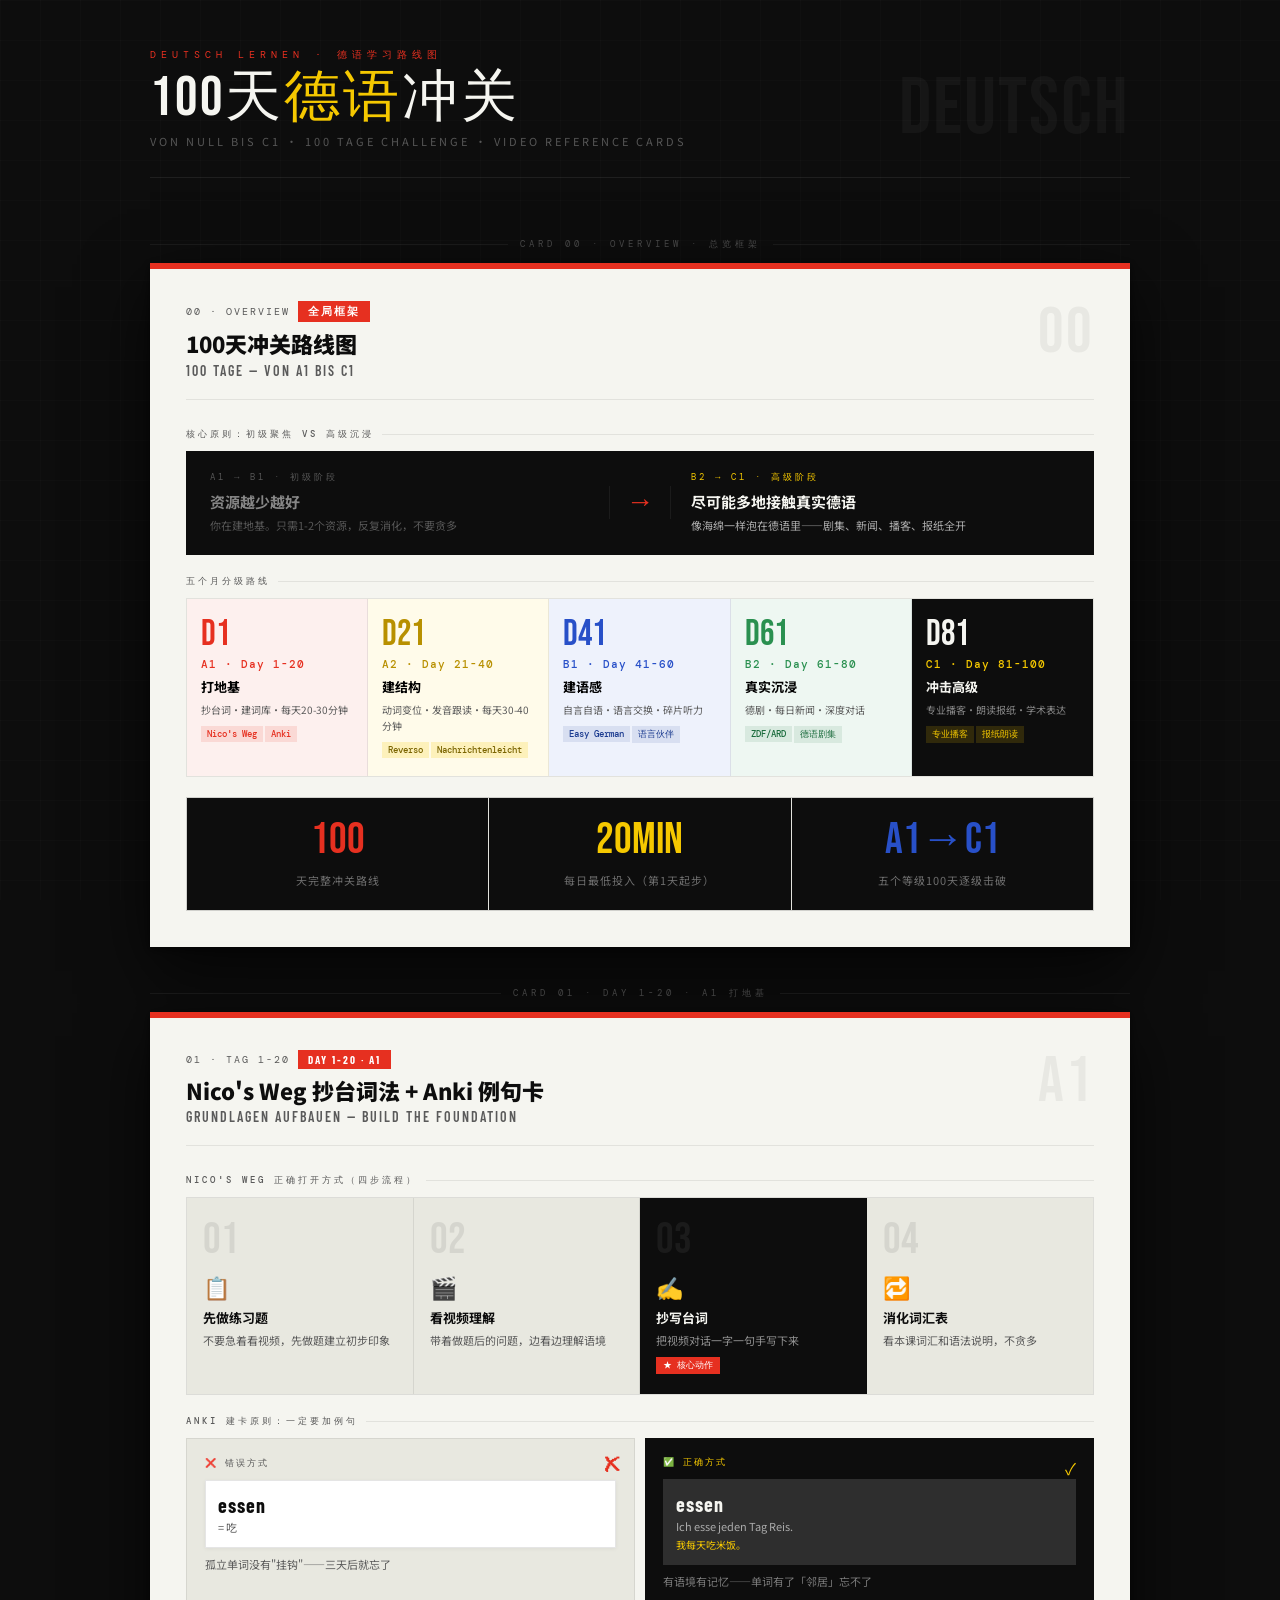
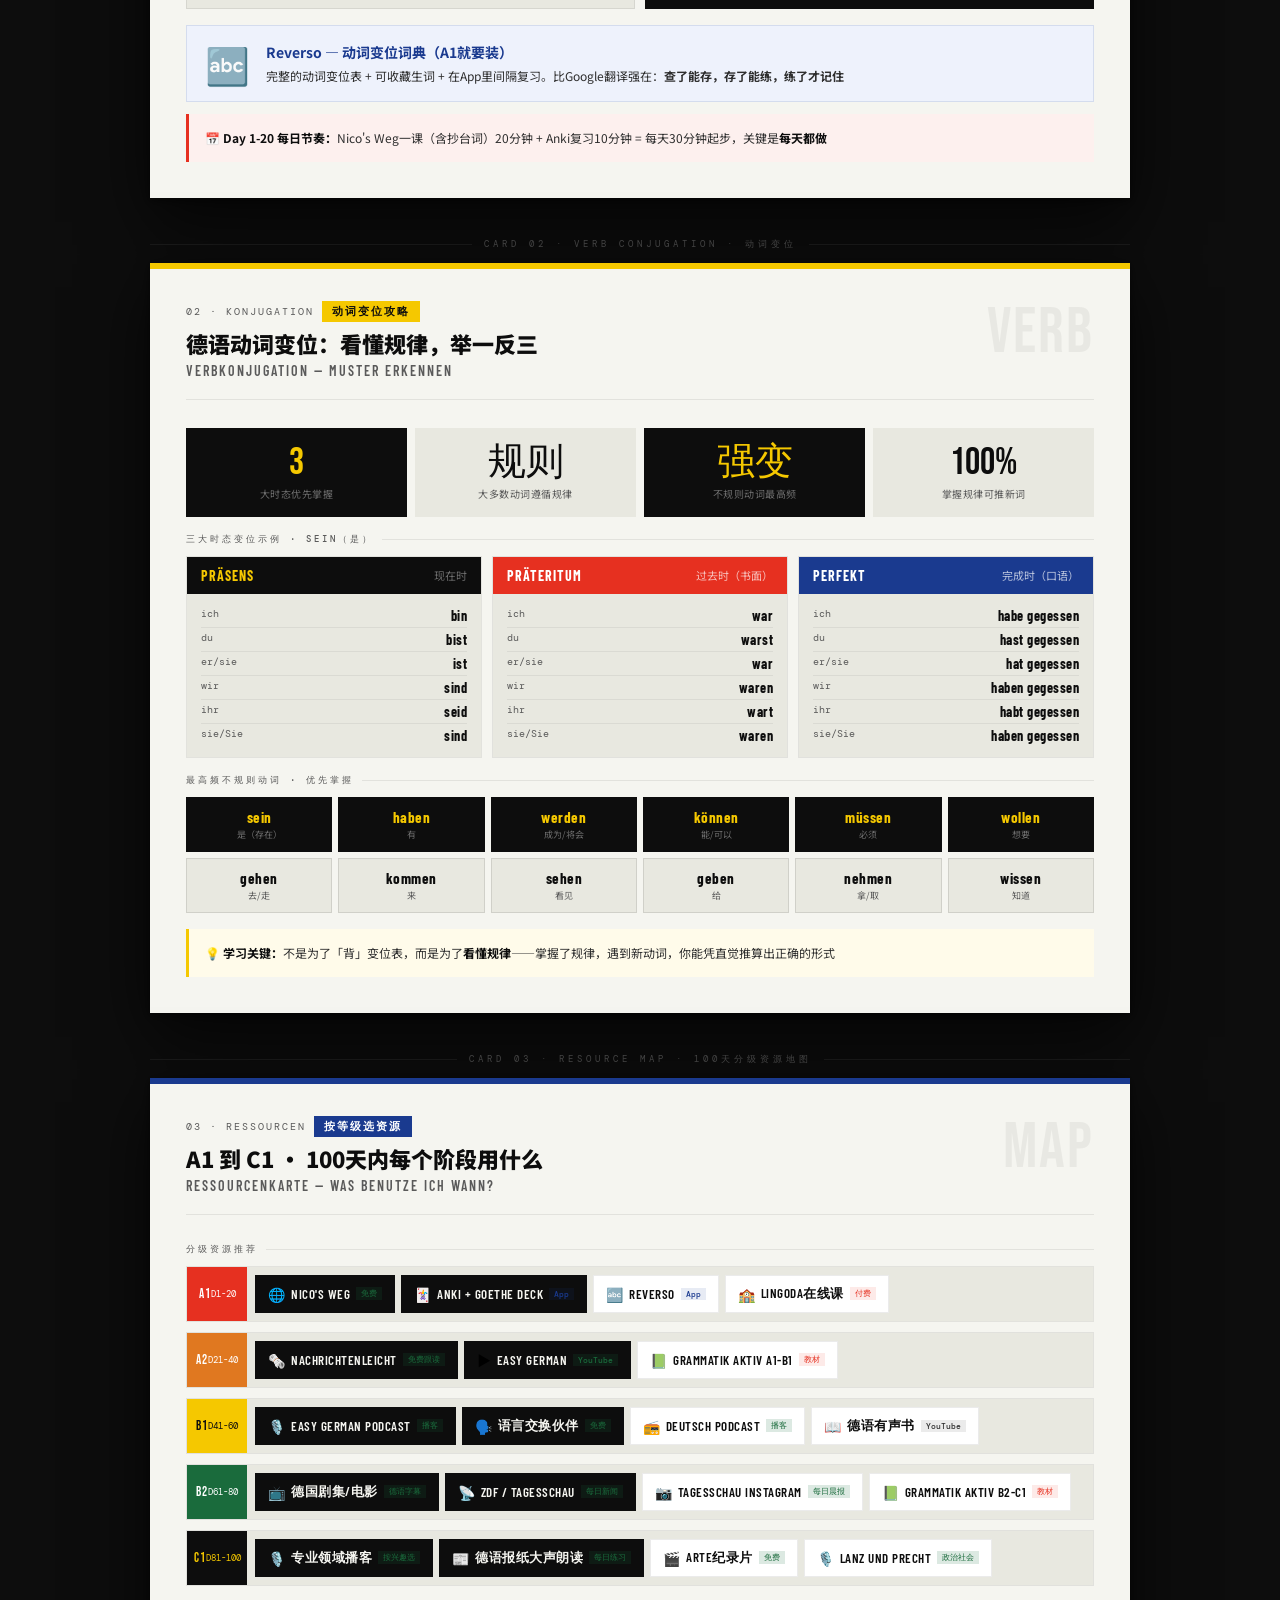
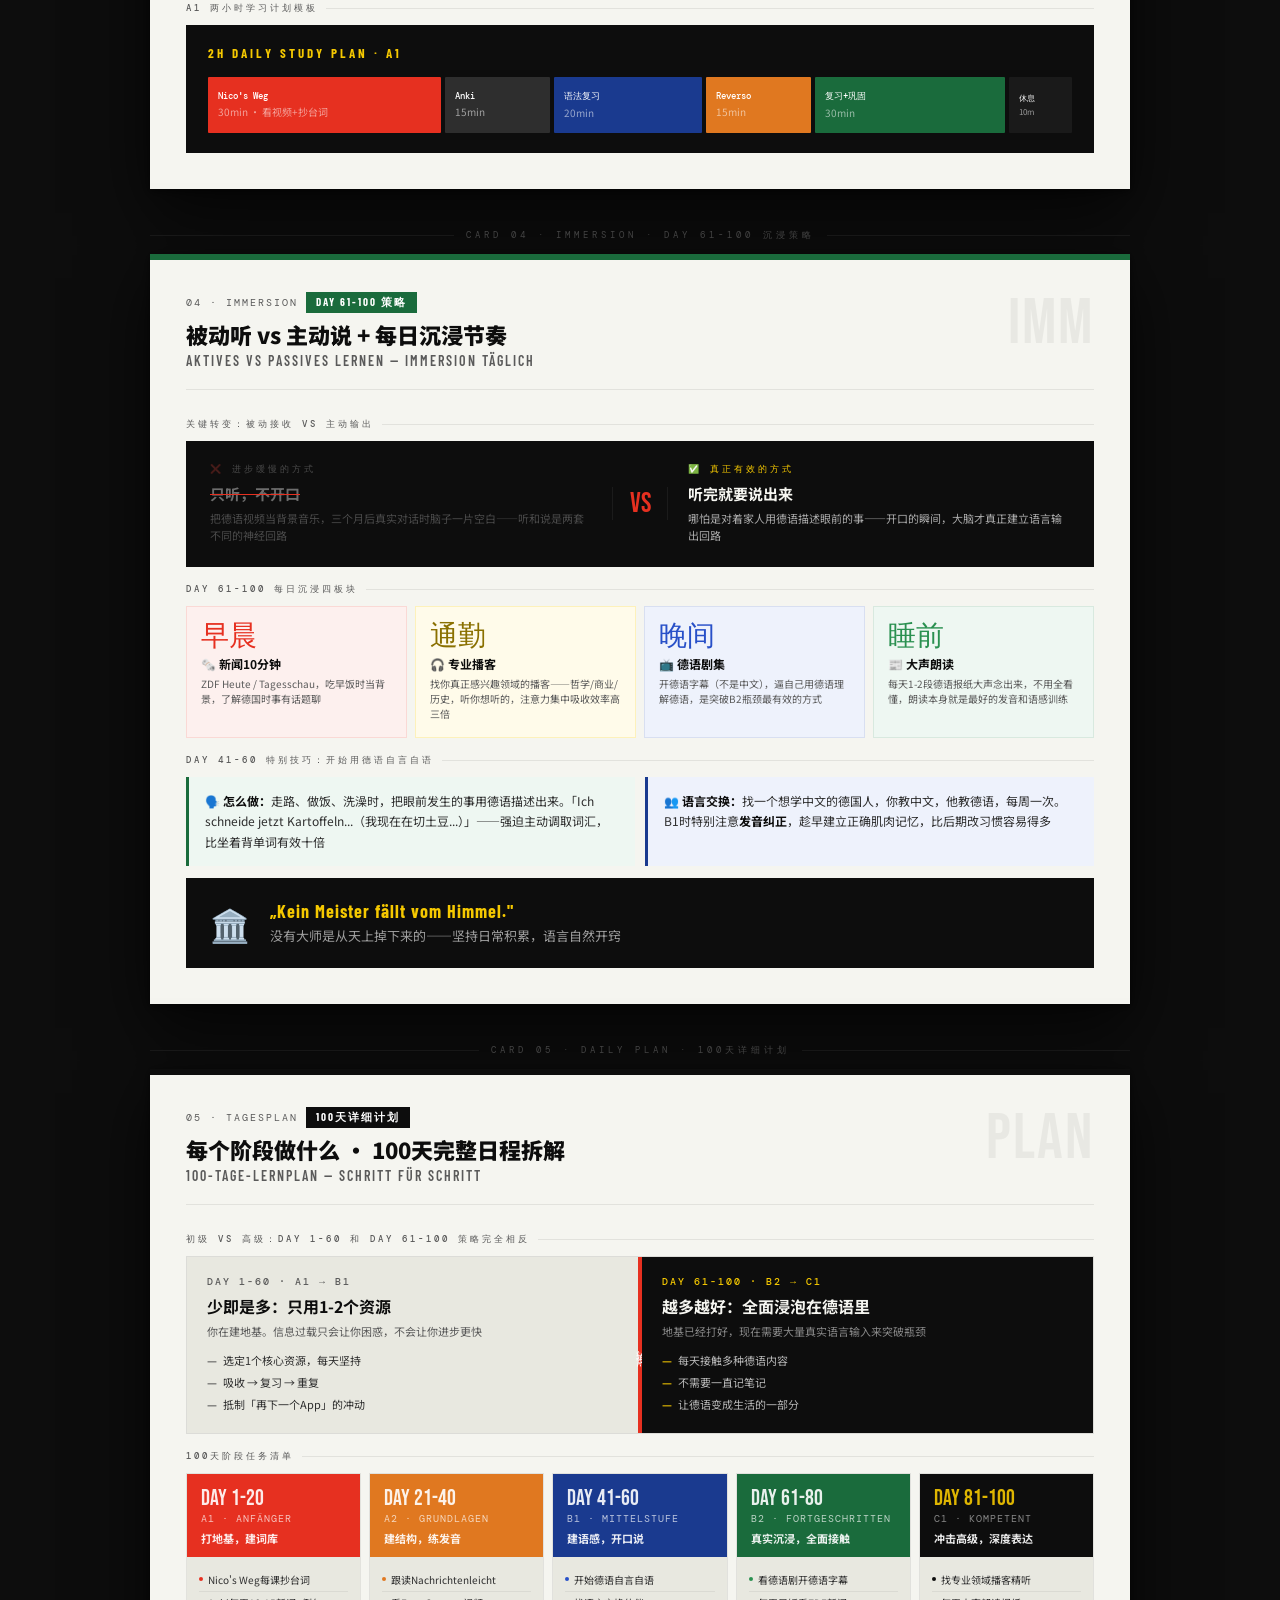
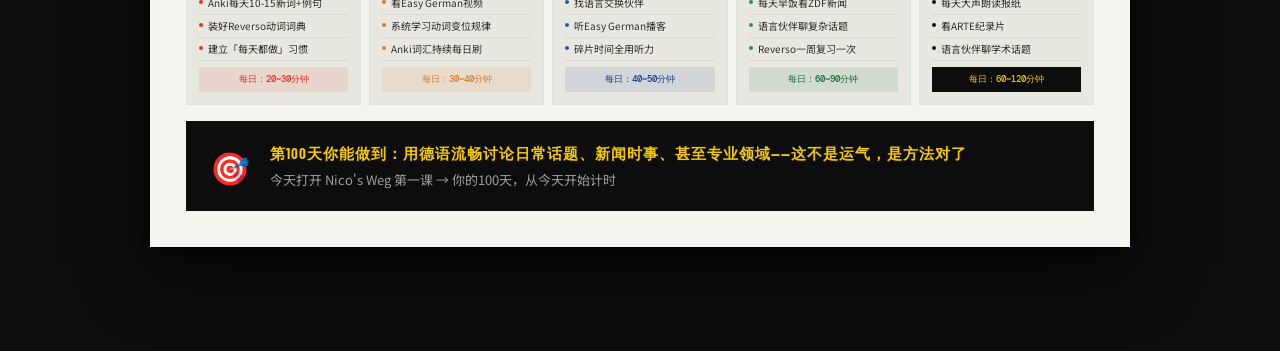
<file: public/language/german_cards_100days.html>
<!DOCTYPE html>
<html lang="zh-CN">
<head>
<meta charset="UTF-8">
<meta name="viewport" content="width=device-width, initial-scale=1.0">
<title>100天德语冲关法</title>
<link href="https://fonts.googleapis.com/css2?family=Noto+Sans+SC:wght@300;400;500;700;900&family=Bebas+Neue&family=DM+Mono:ital,wght@0,400;0,500;1,400&family=Barlow+Condensed:wght@400;600;700;900&display=swap" rel="stylesheet">
<style>
:root {
  --black: #0d0d0d;
  --white: #f5f5f0;
  --gray-1: #1a1a1a;
  --gray-2: #2e2e2e;
  --gray-3: #5a5a5a;
  --gray-4: #8a8a8a;
  --gray-5: #c8c8c0;
  --gray-6: #e8e8e0;
  --red: #e63020;
  --red-dark: #b52418;
  --red-pale: #fdf0ee;
  --blue: #1a3a8f;
  --blue-mid: #2850c8;
  --blue-pale: #eef2fc;
  --yellow: #f5c800;
  --yellow-pale: #fffbea;
  --green: #1a6b3c;
  --green-mid: #2a9050;
  --green-pale: #eef7f2;
  --orange: #e07820;
  --orange-pale: #fef4e8;
}

* { box-sizing: border-box; margin: 0; padding: 0; }

body {
  background: var(--black);
  font-family: 'Noto Sans SC', sans-serif;
  padding: 48px 24px 80px;
  position: relative;
}

/* Grid texture overlay */
body::before {
  content: '';
  position: fixed;
  inset: 0;
  background-image: 
    linear-gradient(rgba(255,255,255,0.015) 1px, transparent 1px),
    linear-gradient(90deg, rgba(255,255,255,0.015) 1px, transparent 1px);
  background-size: 40px 40px;
  pointer-events: none;
  z-index: 0;
}

/* PAGE HEADER */
.site-header {
  max-width: 980px;
  margin: 0 auto 60px;
  display: grid;
  grid-template-columns: 1fr auto;
  align-items: end;
  gap: 24px;
  position: relative;
  z-index: 1;
  border-bottom: 1px solid rgba(255,255,255,0.08);
  padding-bottom: 28px;
}

.header-left {}

.header-overline {
  font-family: 'DM Mono', monospace;
  font-size: 10px;
  letter-spacing: 5px;
  color: var(--red);
  text-transform: uppercase;
  display: block;
  margin-bottom: 10px;
}

.header-title {
  font-family: 'Bebas Neue', sans-serif;
  font-size: 56px;
  color: var(--white);
  letter-spacing: 3px;
  line-height: 0.95;
  display: block;
}

.header-title em {
  color: var(--yellow);
  font-style: normal;
}

.header-right {
  text-align: right;
}

.header-de-word {
  font-family: 'Bebas Neue', sans-serif;
  font-size: 80px;
  color: rgba(255,255,255,0.04);
  letter-spacing: 2px;
  line-height: 1;
  display: block;
}

.header-sub {
  font-size: 11px;
  color: rgba(255,255,255,0.3);
  letter-spacing: 3px;
  text-transform: uppercase;
  margin-top: 8px;
  display: block;
}

/* SECTION LABEL */
.section-label {
  max-width: 980px;
  margin: 40px auto 12px;
  display: flex;
  align-items: center;
  gap: 12px;
  position: relative;
  z-index: 1;
}

.section-label-text {
  font-family: 'DM Mono', monospace;
  font-size: 9px;
  letter-spacing: 4px;
  color: rgba(255,255,255,0.25);
  text-transform: uppercase;
  white-space: nowrap;
}

.section-label-line {
  flex: 1;
  height: 1px;
  background: rgba(255,255,255,0.06);
}

/* ===== CARD BASE ===== */
.card {
  max-width: 980px;
  margin: 0 auto 24px;
  background: var(--white);
  position: relative;
  z-index: 1;
  overflow: hidden;
  box-shadow: 0 24px 64px rgba(0,0,0,0.7), 0 2px 8px rgba(0,0,0,0.5);
}

/* Bauhaus accent bar top */
.card-bar {
  height: 6px;
  width: 100%;
}

.bar-red { background: var(--red); }
.bar-blue { background: var(--blue); }
.bar-yellow { background: var(--yellow); }
.bar-green { background: var(--green); }
.bar-black { background: var(--black); }

.card-inner {
  padding: 32px 36px 36px;
}

/* CARD HEADER */
.card-head {
  display: grid;
  grid-template-columns: 1fr auto;
  align-items: start;
  margin-bottom: 28px;
  padding-bottom: 20px;
  border-bottom: 1px solid rgba(0,0,0,0.08);
  gap: 16px;
}

.card-meta {
  display: flex;
  align-items: center;
  gap: 8px;
  margin-bottom: 8px;
}

.card-num {
  font-family: 'DM Mono', monospace;
  font-size: 10px;
  color: var(--gray-3);
  letter-spacing: 2px;
}

.card-chip {
  font-family: 'Barlow Condensed', sans-serif;
  font-size: 11px;
  font-weight: 700;
  letter-spacing: 2px;
  text-transform: uppercase;
  padding: 3px 10px;
}

.chip-red { background: var(--red); color: white; }
.chip-blue { background: var(--blue); color: white; }
.chip-yellow { background: var(--yellow); color: var(--black); }
.chip-green { background: var(--green); color: white; }
.chip-black { background: var(--black); color: white; }
.chip-orange { background: var(--orange); color: white; }

.card-title-zh {
  font-family: 'Noto Sans SC', sans-serif;
  font-size: 22px;
  font-weight: 900;
  color: var(--black);
  line-height: 1.25;
}

.card-title-de {
  font-family: 'Barlow Condensed', sans-serif;
  font-size: 14px;
  font-weight: 600;
  color: var(--gray-3);
  letter-spacing: 2px;
  text-transform: uppercase;
  margin-top: 4px;
}

.card-head-deco {
  font-family: 'Bebas Neue', sans-serif;
  font-size: 64px;
  line-height: 1;
  color: rgba(0,0,0,0.05);
  letter-spacing: 2px;
  text-align: right;
  user-select: none;
}

/* ===== UTIL COMPONENTS ===== */
.row { display: flex; gap: 10px; }
.col { flex: 1; }
.grid-2 { display: grid; grid-template-columns: 1fr 1fr; gap: 10px; }
.grid-3 { display: grid; grid-template-columns: 1fr 1fr 1fr; gap: 10px; }
.grid-5 { display: grid; grid-template-columns: repeat(5, 1fr); gap: 8px; }

.divider { height: 1px; background: rgba(0,0,0,0.07); margin: 20px 0; }

.label-row {
  font-family: 'DM Mono', monospace;
  font-size: 9px;
  font-weight: 500;
  letter-spacing: 3px;
  text-transform: uppercase;
  color: var(--gray-3);
  margin-bottom: 10px;
  display: flex;
  align-items: center;
  gap: 8px;
}

.label-row::after {
  content: '';
  flex: 1;
  height: 1px;
  background: rgba(0,0,0,0.08);
}

.highlight-box {
  padding: 14px 16px;
  border-left: 3px solid;
  font-size: 12px;
  line-height: 1.7;
  color: var(--gray-2);
}

.highlight-red { border-color: var(--red); background: var(--red-pale); }
.highlight-blue { border-color: var(--blue); background: var(--blue-pale); }
.highlight-yellow { border-color: var(--yellow); background: var(--yellow-pale); }
.highlight-green { border-color: var(--green); background: var(--green-pale); }

.highlight-box strong { font-weight: 700; color: var(--black); }

/* ===== CARD 00: OVERVIEW ===== */
.timeline-strip {
  display: grid;
  grid-template-columns: repeat(5, 1fr);
  gap: 0;
  margin-bottom: 20px;
  border: 1px solid rgba(0,0,0,0.08);
  overflow: hidden;
}

.timeline-month {
  padding: 18px 14px;
  position: relative;
  border-right: 1px solid rgba(0,0,0,0.08);
}

.timeline-month:last-child { border-right: none; }

.month-m1 { background: #fdf0ee; }
.month-m2 { background: #fffbea; }
.month-m3 { background: #eef2fc; }
.month-m4 { background: #eef7f2; }
.month-m5 { background: var(--black); }

.tm-num {
  font-family: 'Bebas Neue', sans-serif;
  font-size: 36px;
  line-height: 1;
  display: block;
  margin-bottom: 4px;
}

.month-m1 .tm-num { color: var(--red); }
.month-m2 .tm-num { color: #b89000; }
.month-m3 .tm-num { color: var(--blue-mid); }
.month-m4 .tm-num { color: var(--green-mid); }
.month-m5 .tm-num { color: var(--white); }

.tm-level {
  font-family: 'DM Mono', monospace;
  font-size: 11px;
  font-weight: 500;
  display: block;
  margin-bottom: 8px;
  letter-spacing: 1px;
}

.month-m1 .tm-level { color: var(--red); }
.month-m2 .tm-level { color: #b89000; }
.month-m3 .tm-level { color: var(--blue-mid); }
.month-m4 .tm-level { color: var(--green-mid); }
.month-m5 .tm-level { color: var(--yellow); }

.tm-title {
  font-weight: 700;
  font-size: 13px;
  margin-bottom: 6px;
  line-height: 1.3;
}

.month-m5 .tm-title { color: var(--white); }

.tm-focus {
  font-size: 10px;
  color: var(--gray-3);
  line-height: 1.6;
}

.month-m5 .tm-focus { color: rgba(255,255,255,0.5); }

.tm-tool {
  display: inline-block;
  font-family: 'DM Mono', monospace;
  font-size: 9px;
  font-weight: 500;
  padding: 2px 6px;
  margin-top: 6px;
  margin-right: 2px;
}

.month-m1 .tm-tool { background: rgba(230,48,32,0.12); color: var(--red); }
.month-m2 .tm-tool { background: rgba(245,200,0,0.2); color: #7a6400; }
.month-m3 .tm-tool { background: rgba(26,58,143,0.1); color: var(--blue); }
.month-m4 .tm-tool { background: rgba(26,107,60,0.1); color: var(--green); }
.month-m5 .tm-tool { background: rgba(245,200,0,0.15); color: var(--yellow); }

.overview-bottom {
  display: grid;
  grid-template-columns: repeat(3, 1fr);
  gap: 1px;
  background: rgba(0,0,0,0.08);
  border: 1px solid rgba(0,0,0,0.08);
  overflow: hidden;
}

.overview-stat {
  background: var(--black);
  padding: 20px 18px;
  text-align: center;
}

.overview-stat-n {
  font-family: 'Bebas Neue', sans-serif;
  font-size: 44px;
  display: block;
  line-height: 1;
  margin-bottom: 4px;
}

.stat-red .overview-stat-n { color: var(--red); }
.stat-yellow .overview-stat-n { color: var(--yellow); }
.stat-blue .overview-stat-n { color: var(--blue-mid); }

.overview-stat-l {
  font-size: 11px;
  color: rgba(255,255,255,0.4);
  letter-spacing: 1px;
}

.core-principle {
  background: var(--black);
  padding: 20px 24px;
  margin-bottom: 20px;
  display: grid;
  grid-template-columns: 1fr auto 1fr;
  gap: 0;
  align-items: center;
}

.principle-side {
  padding: 0 20px;
}

.principle-side:first-child { padding-left: 0; }
.principle-side:last-child { padding-right: 0; }

.principle-label {
  font-family: 'DM Mono', monospace;
  font-size: 9px;
  letter-spacing: 3px;
  text-transform: uppercase;
  margin-bottom: 8px;
}

.principle-low .principle-label { color: rgba(255,255,255,0.3); }
.principle-high .principle-label { color: var(--yellow); }

.principle-title {
  font-size: 15px;
  font-weight: 700;
  margin-bottom: 6px;
  line-height: 1.3;
}

.principle-low .principle-title { color: rgba(255,255,255,0.5); }
.principle-high .principle-title { color: var(--white); }

.principle-desc {
  font-size: 11px;
  line-height: 1.6;
}

.principle-low .principle-desc { color: rgba(255,255,255,0.3); }
.principle-high .principle-desc { color: rgba(255,255,255,0.65); }

.principle-arrow {
  font-family: 'Bebas Neue', sans-serif;
  font-size: 28px;
  color: var(--red);
  padding: 0 16px;
  border-left: 1px solid rgba(255,255,255,0.06);
  border-right: 1px solid rgba(255,255,255,0.06);
}

/* ===== CARD 01: A1 GROUND ZERO ===== */
.nico-flow {
  display: grid;
  grid-template-columns: repeat(4, 1fr);
  gap: 0;
  margin-bottom: 20px;
  border: 1px solid rgba(0,0,0,0.1);
  overflow: hidden;
}

.nico-step {
  padding: 20px 16px;
  position: relative;
  background: var(--gray-6);
  border-right: 1px solid rgba(0,0,0,0.08);
}

.nico-step:last-child { border-right: none; }
.nico-step.active { background: var(--black); }

.nico-step-num {
  font-family: 'Bebas Neue', sans-serif;
  font-size: 44px;
  color: rgba(0,0,0,0.08);
  line-height: 1;
  display: block;
  margin-bottom: 8px;
}

.nico-step.active .nico-step-num { color: rgba(255,255,255,0.06); }

.nico-step-icon { font-size: 22px; margin-bottom: 8px; display: block; }

.nico-step-title {
  font-weight: 700;
  font-size: 13px;
  color: var(--black);
  margin-bottom: 5px;
  line-height: 1.3;
}

.nico-step.active .nico-step-title { color: var(--white); }

.nico-step-desc {
  font-size: 11px;
  color: var(--gray-3);
  line-height: 1.5;
}

.nico-step.active .nico-step-desc { color: rgba(255,255,255,0.55); }

.nico-step-tag {
  font-family: 'DM Mono', monospace;
  font-size: 9px;
  font-weight: 500;
  display: inline-block;
  padding: 2px 7px;
  margin-top: 8px;
  background: var(--red);
  color: white;
}

.anki-compare {
  display: grid;
  grid-template-columns: 1fr 1fr;
  gap: 10px;
  margin-bottom: 16px;
}

.anki-wrong {
  background: var(--gray-6);
  padding: 18px;
  border: 1px solid rgba(0,0,0,0.08);
  position: relative;
}

.anki-right {
  background: var(--black);
  padding: 18px;
}

.anki-label {
  font-family: 'DM Mono', monospace;
  font-size: 9px;
  font-weight: 500;
  letter-spacing: 2px;
  text-transform: uppercase;
  margin-bottom: 10px;
  display: flex;
  align-items: center;
  gap: 6px;
}

.anki-wrong .anki-label { color: var(--gray-3); }
.anki-right .anki-label { color: var(--yellow); }

.anki-card-demo {
  background: white;
  border: 1px solid rgba(0,0,0,0.1);
  padding: 12px;
  margin-bottom: 6px;
  box-shadow: 0 1px 4px rgba(0,0,0,0.06);
}

.anki-card-demo.dark {
  background: var(--gray-2);
  border-color: transparent;
  box-shadow: none;
}

.demo-word {
  font-family: 'Barlow Condensed', sans-serif;
  font-size: 20px;
  font-weight: 700;
  letter-spacing: 1px;
  display: block;
  margin-bottom: 2px;
}

.anki-wrong .demo-word { color: var(--black); }
.anki-right .demo-word { color: var(--white); }

.demo-only { font-size: 11px; color: var(--gray-3); }
.demo-example { font-size: 11px; color: rgba(255,255,255,0.6); line-height: 1.5; }
.demo-translation { font-size: 10px; color: var(--yellow); margin-top: 3px; }

.cross-mark {
  position: absolute;
  top: 12px; right: 12px;
  font-size: 18px;
  color: var(--red);
  font-weight: 900;
}

.check-mark {
  float: right;
  font-size: 16px;
  color: var(--yellow);
}

.reverso-box {
  background: var(--blue-pale);
  border: 1px solid rgba(26,58,143,0.12);
  padding: 16px 18px;
  display: grid;
  grid-template-columns: auto 1fr;
  gap: 16px;
  align-items: center;
}

.reverso-icon-big {
  font-size: 36px;
  line-height: 1;
}

.reverso-title {
  font-weight: 700;
  font-size: 14px;
  color: var(--blue);
  margin-bottom: 4px;
}

.reverso-desc {
  font-size: 12px;
  color: var(--gray-2);
  line-height: 1.6;
}

/* ===== CARD 02: VERB CONJUGATION ===== */
.verb-header-row {
  display: grid;
  grid-template-columns: repeat(4, 1fr);
  gap: 8px;
  margin-bottom: 16px;
}

.verb-stat-box {
  padding: 16px;
  text-align: center;
}

.verb-stat-box.dark { background: var(--black); }
.verb-stat-box.light { background: var(--gray-6); }

.vsb-num {
  font-family: 'Bebas Neue', sans-serif;
  font-size: 38px;
  line-height: 1;
  display: block;
  margin-bottom: 4px;
}

.dark .vsb-num { color: var(--yellow); }
.light .vsb-num { color: var(--black); }

.vsb-label { font-size: 10px; color: var(--gray-3); letter-spacing: 0.5px; }
.dark .vsb-label { color: rgba(255,255,255,0.4); }

.tense-grid {
  display: grid;
  grid-template-columns: repeat(3, 1fr);
  gap: 10px;
  margin-bottom: 16px;
}

.tense-card {
  border: 1px solid rgba(0,0,0,0.08);
  overflow: hidden;
}

.tense-header {
  padding: 10px 14px;
  display: flex;
  justify-content: space-between;
  align-items: center;
}

.tense-name {
  font-family: 'Barlow Condensed', sans-serif;
  font-size: 14px;
  font-weight: 700;
  letter-spacing: 1px;
  text-transform: uppercase;
}

.tense-zh { font-size: 11px; }

.tense-presens .tense-header { background: var(--black); }
.tense-presens .tense-name { color: var(--yellow); }
.tense-presens .tense-zh { color: rgba(255,255,255,0.4); }

.tense-praeteritum .tense-header { background: var(--red); }
.tense-praeteritum .tense-name { color: white; }
.tense-praeteritum .tense-zh { color: rgba(255,255,255,0.7); }

.tense-perfekt .tense-header { background: var(--blue); }
.tense-perfekt .tense-name { color: white; }
.tense-perfekt .tense-zh { color: rgba(255,255,255,0.7); }

.tense-body { padding: 10px 14px; background: var(--gray-6); }

.conj-row {
  display: flex;
  justify-content: space-between;
  padding: 3px 0;
  border-bottom: 1px solid rgba(0,0,0,0.06);
  font-size: 11px;
}

.conj-row:last-child { border-bottom: none; }
.conj-pronoun { color: var(--gray-3); font-family: 'DM Mono', monospace; font-size: 10px; }
.conj-verb { font-weight: 700; color: var(--black); font-family: 'Barlow Condensed', sans-serif; font-size: 14px; letter-spacing: 0.5px; }

.irregular-grid {
  display: grid;
  grid-template-columns: repeat(6, 1fr);
  gap: 6px;
  margin-bottom: 16px;
}

.irr-chip {
  padding: 10px 8px;
  text-align: center;
  border: 1px solid rgba(0,0,0,0.1);
  background: var(--gray-6);
}

.irr-chip.star {
  background: var(--black);
  border-color: transparent;
}

.irr-de {
  font-family: 'Barlow Condensed', sans-serif;
  font-size: 15px;
  font-weight: 700;
  display: block;
  letter-spacing: 0.5px;
  margin-bottom: 2px;
}

.irr-chip.star .irr-de { color: var(--yellow); }
.irr-chip .irr-de { color: var(--black); }

.irr-zh { font-size: 9px; color: var(--gray-3); display: block; }
.irr-chip.star .irr-zh { color: rgba(255,255,255,0.4); }

/* ===== CARD 03: RESOURCES MAP ===== */
.resource-levels {
  display: flex;
  flex-direction: column;
  gap: 10px;
  margin-bottom: 16px;
}

.resource-row {
  display: grid;
  grid-template-columns: 60px 1fr;
  gap: 0;
  border: 1px solid rgba(0,0,0,0.08);
  overflow: hidden;
}

.resource-level-tag {
  display: flex;
  align-items: center;
  justify-content: center;
  font-family: 'Bebas Neue', sans-serif;
  font-size: 22px;
  letter-spacing: 1px;
  padding: 14px 0;
}

.level-a1 { background: var(--red); color: white; }
.level-a2 { background: var(--orange); color: white; }
.level-b1 { background: var(--yellow); color: var(--black); }
.level-b2 { background: var(--green); color: white; }
.level-c1 { background: var(--black); color: var(--yellow); }

.resource-cards {
  display: flex;
  gap: 0;
  padding: 8px;
  background: var(--gray-6);
  flex-wrap: wrap;
  gap: 6px;
  align-items: center;
}

.res-card {
  padding: 8px 12px;
  background: white;
  border: 1px solid rgba(0,0,0,0.08);
  display: flex;
  gap: 6px;
  align-items: center;
}

.res-card.featured {
  background: var(--black);
  border-color: transparent;
}

.res-icon { font-size: 14px; flex-shrink: 0; }

.res-name {
  font-family: 'Barlow Condensed', sans-serif;
  font-size: 13px;
  font-weight: 600;
  letter-spacing: 0.5px;
  text-transform: uppercase;
}

.res-card .res-name { color: var(--black); }
.res-card.featured .res-name { color: var(--white); }

.res-badge {
  font-family: 'DM Mono', monospace;
  font-size: 8px;
  padding: 1px 5px;
  font-weight: 500;
}

.badge-free { background: rgba(26,107,60,0.15); color: var(--green); }
.badge-paid { background: rgba(230,48,32,0.1); color: var(--red); }
.badge-app { background: rgba(26,58,143,0.1); color: var(--blue); }
.badge-web { background: rgba(0,0,0,0.08); color: var(--gray-2); }

.two-hour-plan {
  background: var(--black);
  padding: 20px 22px;
}

.plan-title {
  font-family: 'Barlow Condensed', sans-serif;
  font-size: 13px;
  font-weight: 700;
  color: var(--yellow);
  letter-spacing: 3px;
  text-transform: uppercase;
  margin-bottom: 16px;
}

.plan-blocks {
  display: flex;
  gap: 4px;
  height: 56px;
}

.plan-block {
  border-radius: 1px;
  display: flex;
  flex-direction: column;
  justify-content: center;
  padding: 0 10px;
  position: relative;
}

.plan-block-label {
  font-family: 'DM Mono', monospace;
  font-size: 9px;
  font-weight: 500;
  color: white;
  white-space: nowrap;
}

.plan-block-time {
  font-size: 10px;
  color: rgba(255,255,255,0.55);
  margin-top: 2px;
}

/* ===== CARD 04: IMMERSION ===== */
.immersion-vs {
  background: var(--black);
  padding: 22px 24px;
  display: grid;
  grid-template-columns: 1fr 56px 1fr;
  gap: 0;
  margin-bottom: 16px;
  align-items: center;
}

.imm-side { padding: 0 20px; }
.imm-side:first-child { padding-left: 0; }
.imm-side:last-child { padding-right: 0; }

.imm-label {
  font-family: 'DM Mono', monospace;
  font-size: 9px;
  letter-spacing: 3px;
  text-transform: uppercase;
  margin-bottom: 8px;
}

.imm-bad .imm-label { color: rgba(255,255,255,0.25); }
.imm-good .imm-label { color: var(--yellow); }

.imm-title {
  font-size: 15px;
  font-weight: 700;
  margin-bottom: 6px;
  line-height: 1.3;
}

.imm-bad .imm-title { color: rgba(255,255,255,0.4); text-decoration: line-through; text-decoration-color: var(--red); }
.imm-good .imm-title { color: var(--white); }

.imm-desc {
  font-size: 11px;
  line-height: 1.6;
}

.imm-bad .imm-desc { color: rgba(255,255,255,0.25); }
.imm-good .imm-desc { color: rgba(255,255,255,0.65); }

.imm-vs-center {
  font-family: 'Bebas Neue', sans-serif;
  font-size: 28px;
  color: var(--red);
  text-align: center;
  border-left: 1px solid rgba(255,255,255,0.06);
  border-right: 1px solid rgba(255,255,255,0.06);
  padding: 0 12px;
}

.daily-routine {
  display: grid;
  grid-template-columns: repeat(4, 1fr);
  gap: 8px;
  margin-bottom: 16px;
}

.routine-block {
  padding: 16px 14px;
  position: relative;
  overflow: hidden;
}

.rb-1 { background: var(--red-pale); border: 1px solid rgba(230,48,32,0.12); }
.rb-2 { background: var(--yellow-pale); border: 1px solid rgba(245,200,0,0.2); }
.rb-3 { background: var(--blue-pale); border: 1px solid rgba(26,58,143,0.1); }
.rb-4 { background: var(--green-pale); border: 1px solid rgba(26,107,60,0.1); }

.rb-time {
  font-family: 'Bebas Neue', sans-serif;
  font-size: 28px;
  line-height: 1;
  display: block;
  margin-bottom: 4px;
}

.rb-1 .rb-time { color: var(--red); }
.rb-2 .rb-time { color: #8a7000; }
.rb-3 .rb-time { color: var(--blue-mid); }
.rb-4 .rb-time { color: var(--green-mid); }

.rb-label {
  font-weight: 700;
  font-size: 12px;
  color: var(--black);
  margin-bottom: 4px;
}

.rb-desc { font-size: 10px; color: var(--gray-3); line-height: 1.5; }

.proverb-box {
  background: var(--black);
  padding: 22px 24px;
  display: flex;
  align-items: center;
  gap: 20px;
}

.proverb-icon {
  font-size: 32px;
  flex-shrink: 0;
}

.proverb-de {
  font-family: 'Barlow Condensed', sans-serif;
  font-size: 18px;
  font-weight: 700;
  color: var(--yellow);
  letter-spacing: 1px;
  display: block;
  margin-bottom: 4px;
}

.proverb-zh {
  font-size: 13px;
  color: rgba(255,255,255,0.6);
}

/* ===== CARD 05: MONTH TIMELINE ===== */
.month-full-grid {
  display: grid;
  grid-template-columns: repeat(5, 1fr);
  gap: 8px;
  margin-bottom: 16px;
}

.month-full-card {
  border: 1px solid rgba(0,0,0,0.08);
  overflow: hidden;
}

.mfc-header {
  padding: 14px 14px 12px;
}

.mfc-h-m1 { background: var(--red); }
.mfc-h-m2 { background: var(--orange); }
.mfc-h-m3 { background: var(--blue); }
.mfc-h-m4 { background: var(--green); }
.mfc-h-m5 { background: var(--black); }

.mfc-month-num {
  font-family: 'Bebas Neue', sans-serif;
  font-size: 22px;
  color: white;
  line-height: 1;
  display: block;
  opacity: 0.9;
}

.mfc-h-m5 .mfc-month-num { color: var(--yellow); }

.mfc-level {
  font-family: 'DM Mono', monospace;
  font-size: 10px;
  color: rgba(255,255,255,0.7);
  letter-spacing: 1px;
  display: block;
  margin-top: 2px;
}

.mfc-h-m5 .mfc-level { color: rgba(255,255,255,0.5); }

.mfc-goal {
  font-size: 11px;
  font-weight: 700;
  color: rgba(255,255,255,0.9);
  margin-top: 6px;
  line-height: 1.3;
}

.mfc-body {
  background: var(--gray-6);
  padding: 12px;
}

.mfc-task {
  font-size: 10px;
  color: var(--gray-2);
  padding: 4px 0;
  border-bottom: 1px solid rgba(0,0,0,0.06);
  display: flex;
  gap: 5px;
  line-height: 1.4;
  align-items: flex-start;
}

.mfc-task:last-child { border-bottom: none; }

.mfc-dot {
  width: 4px;
  height: 4px;
  border-radius: 50%;
  flex-shrink: 0;
  margin-top: 4px;
}

.m1-dot { background: var(--red); }
.m2-dot { background: var(--orange); }
.m3-dot { background: var(--blue-mid); }
.m4-dot { background: var(--green-mid); }
.m5-dot { background: var(--black); }

.mfc-daily {
  font-family: 'DM Mono', monospace;
  font-size: 9px;
  font-weight: 500;
  padding: 6px 8px;
  margin-top: 6px;
  text-align: center;
}

.m1-daily { background: rgba(230,48,32,0.1); color: var(--red); }
.m2-daily { background: rgba(224,120,32,0.1); color: var(--orange); }
.m3-daily { background: rgba(26,58,143,0.1); color: var(--blue); }
.m4-daily { background: rgba(26,107,60,0.1); color: var(--green); }
.m5-daily { background: var(--black); color: var(--yellow); }

.strategy-shift {
  display: grid;
  grid-template-columns: 1fr auto 1fr;
  gap: 0;
  border: 1px solid rgba(0,0,0,0.1);
  overflow: hidden;
  margin-bottom: 16px;
}

.strategy-early {
  background: var(--gray-6);
  padding: 18px 20px;
}

.strategy-late {
  background: var(--black);
  padding: 18px 20px;
}

.strategy-divider {
  background: var(--red);
  width: 4px;
  display: flex;
  align-items: center;
  justify-content: center;
}

.strategy-divider-text {
  font-family: 'Bebas Neue', sans-serif;
  font-size: 11px;
  color: white;
  writing-mode: vertical-rl;
  letter-spacing: 2px;
}

.strategy-period {
  font-family: 'DM Mono', monospace;
  font-size: 10px;
  font-weight: 500;
  letter-spacing: 2px;
  margin-bottom: 8px;
}

.strategy-early .strategy-period { color: var(--gray-3); }
.strategy-late .strategy-period { color: var(--yellow); }

.strategy-rule {
  font-size: 16px;
  font-weight: 700;
  margin-bottom: 6px;
  line-height: 1.3;
}

.strategy-early .strategy-rule { color: var(--black); }
.strategy-late .strategy-rule { color: var(--white); }

.strategy-why {
  font-size: 11px;
  line-height: 1.6;
  color: var(--gray-3);
}

.strategy-late .strategy-why { color: rgba(255,255,255,0.5); }

.strategy-bullets { list-style: none; margin-top: 8px; }

.strategy-bullet {
  font-size: 11px;
  padding: 3px 0;
  display: flex;
  gap: 6px;
  align-items: flex-start;
}

.strategy-early .strategy-bullet { color: var(--gray-2); }
.strategy-late .strategy-bullet { color: rgba(255,255,255,0.7); }

.sb-dash { flex-shrink: 0; font-weight: 700; }
.strategy-early .sb-dash { color: var(--gray-3); }
.strategy-late .sb-dash { color: var(--yellow); }
/* ===== Unified Responsive Layer ===== */
@media (max-width: 600px) {
  body { padding: 20px 12px 40px; }
  .site-header { margin-bottom: 32px; gap: 12px; padding-bottom: 16px; grid-template-columns: 1fr; }
  .header-right { text-align: left; }
  .header-title { font-size: 38px; }
  .header-de-word { font-size: 52px; }
  .card { margin-bottom: 16px; }
  .card-inner, .card-header, .card-body { padding: 16px !important; }
  .card-head { grid-template-columns: 1fr; gap: 10px; margin-bottom: 16px; padding-bottom: 12px; }
  .card-title-zh { font-size: 18px; }
  .card-title-de { font-size: 14px; }
}

@media (min-width: 601px) and (max-width: 1024px) {
  body { padding: 28px 16px 56px; }
  .site-header, .card, .section-label { max-width: 920px; }
  .card-inner, .card-header, .card-body { padding: 24px 26px 26px; }
}

@media (min-width: 1440px) {
  body { padding-top: 56px; }
  .site-header, .card, .section-label { max-width: 1160px; }
  .header-title { font-size: 64px; }
}
</style>
<link rel="stylesheet" href="shared-responsive.css">
</head>
<body>

<!-- SITE HEADER -->
<header class="site-header">
  <div class="header-left">
    <span class="header-overline">Deutsch Lernen · 德语学习路线图</span>
    <span class="header-title">100天<em>德语</em>冲关</span>
    <span class="header-sub">Von Null bis C1 · 100 Tage Challenge · Video Reference Cards</span>
  </div>
  <div class="header-right">
    <span class="header-de-word">DEUTSCH</span>
  </div>
</header>

<!-- ===== CARD 00: 总览 ===== -->
<div class="section-label"><div class="section-label-line"></div><span class="section-label-text">Card 00 · Overview · 总览框架</span><div class="section-label-line"></div></div>
<div class="card">
  <div class="card-bar bar-red"></div>
  <div class="card-inner">
    <div class="card-head">
      <div>
        <div class="card-meta">
          <span class="card-num">00 · OVERVIEW</span>
          <span class="card-chip chip-red">全局框架</span>
        </div>
        <div class="card-title-zh">100天冲关路线图</div>
        <div class="card-title-de">100 Tage — Von A1 bis C1</div>
      </div>
      <div class="card-head-deco">00</div>
    </div>

    <div class="label-row">核心原则：初级聚焦 vs 高级沉浸</div>
    <div class="core-principle">
      <div class="principle-side principle-low">
        <div class="principle-label">A1 → B1 · 初级阶段</div>
        <div class="principle-title">资源越少越好</div>
        <div class="principle-desc">你在建地基。只需1-2个资源，反复消化，不要贪多</div>
      </div>
      <div class="principle-arrow">→</div>
      <div class="principle-side principle-high">
        <div class="principle-label">B2 → C1 · 高级阶段</div>
        <div class="principle-title">尽可能多地接触真实德语</div>
        <div class="principle-desc">像海绵一样泡在德语里——剧集、新闻、播客、报纸全开</div>
      </div>
    </div>

    <div class="label-row">五个月分级路线</div>
    <div class="timeline-strip">
      <div class="timeline-month month-m1">
        <span class="tm-num">D1</span>
        <span class="tm-level">A1 · Day 1-20</span>
        <div class="tm-title">打地基</div>
        <div class="tm-focus">抄台词·建词库·每天20-30分钟</div>
        <div><span class="tm-tool">Nico's Weg</span><span class="tm-tool">Anki</span></div>
      </div>
      <div class="timeline-month month-m2">
        <span class="tm-num">D21</span>
        <span class="tm-level">A2 · Day 21-40</span>
        <div class="tm-title">建结构</div>
        <div class="tm-focus">动词变位·发音跟读·每天30-40分钟</div>
        <div><span class="tm-tool">Reverso</span><span class="tm-tool">Nachrichtenleicht</span></div>
      </div>
      <div class="timeline-month month-m3">
        <span class="tm-num">D41</span>
        <span class="tm-level">B1 · Day 41-60</span>
        <div class="tm-title">建语感</div>
        <div class="tm-focus">自言自语·语言交换·碎片听力</div>
        <div><span class="tm-tool">Easy German</span><span class="tm-tool">语言伙伴</span></div>
      </div>
      <div class="timeline-month month-m4">
        <span class="tm-num">D61</span>
        <span class="tm-level">B2 · Day 61-80</span>
        <div class="tm-title">真实沉浸</div>
        <div class="tm-focus">德剧·每日新闻·深度对话</div>
        <div><span class="tm-tool">ZDF/ARD</span><span class="tm-tool">德语剧集</span></div>
      </div>
      <div class="timeline-month month-m5">
        <span class="tm-num">D81</span>
        <span class="tm-level">C1 · Day 81-100</span>
        <div class="tm-title">冲击高级</div>
        <div class="tm-focus">专业播客·朗读报纸·学术表达</div>
        <div><span class="tm-tool">专业播客</span><span class="tm-tool">报纸朗读</span></div>
      </div>
    </div>

    <div class="overview-bottom">
      <div class="overview-stat stat-red">
        <span class="overview-stat-n">100</span>
        <span class="overview-stat-l">天完整冲关路线</span>
      </div>
      <div class="overview-stat stat-yellow">
        <span class="overview-stat-n">20min</span>
        <span class="overview-stat-l">每日最低投入（第1天起步）</span>
      </div>
      <div class="overview-stat stat-blue">
        <span class="overview-stat-n">A1→C1</span>
        <span class="overview-stat-l">五个等级100天逐级击破</span>
      </div>
    </div>
  </div>
</div>

<!-- ===== CARD 01: A1 打地基 ===== -->
<div class="section-label"><div class="section-label-line"></div><span class="section-label-text">Card 01 · Day 1-20 · A1 打地基</span><div class="section-label-line"></div></div>
<div class="card">
  <div class="card-bar bar-red"></div>
  <div class="card-inner">
    <div class="card-head">
      <div>
        <div class="card-meta">
          <span class="card-num">01 · TAG 1-20</span>
          <span class="card-chip chip-red">Day 1-20 · A1</span>
        </div>
        <div class="card-title-zh">Nico's Weg 抄台词法 + Anki 例句卡</div>
        <div class="card-title-de">Grundlagen aufbauen — Build the Foundation</div>
      </div>
      <div class="card-head-deco">A1</div>
    </div>

    <div class="label-row">Nico's Weg 正确打开方式（四步流程）</div>
    <div class="nico-flow">
      <div class="nico-step">
        <span class="nico-step-num">01</span>
        <span class="nico-step-icon">📋</span>
        <div class="nico-step-title">先做练习题</div>
        <div class="nico-step-desc">不要急着看视频，先做题建立初步印象</div>
      </div>
      <div class="nico-step">
        <span class="nico-step-num">02</span>
        <span class="nico-step-icon">🎬</span>
        <div class="nico-step-title">看视频理解</div>
        <div class="nico-step-desc">带着做题后的问题，边看边理解语境</div>
      </div>
      <div class="nico-step active">
        <span class="nico-step-num">03</span>
        <span class="nico-step-icon">✍️</span>
        <div class="nico-step-title">抄写台词</div>
        <div class="nico-step-desc">把视频对话一字一句手写下来</div>
        <span class="nico-step-tag">★ 核心动作</span>
      </div>
      <div class="nico-step">
        <span class="nico-step-num">04</span>
        <span class="nico-step-icon">🔁</span>
        <div class="nico-step-title">消化词汇表</div>
        <div class="nico-step-desc">看本课词汇和语法说明，不贪多</div>
      </div>
    </div>

    <div class="label-row">Anki 建卡原则：一定要加例句</div>
    <div class="anki-compare">
      <div class="anki-wrong">
        <div class="cross-mark">✗</div>
        <div class="anki-label">❌ 错误方式</div>
        <div class="anki-card-demo">
          <span class="demo-word">essen</span>
          <div class="demo-only">= 吃</div>
        </div>
        <div style="font-size:11px; color:var(--gray-3); margin-top:8px; line-height:1.6">孤立单词没有"挂钩"——三天后就忘了</div>
      </div>
      <div class="anki-right">
        <div class="check-mark">✓</div>
        <div class="anki-label">✅ 正确方式</div>
        <div class="anki-card-demo dark">
          <span class="demo-word">essen</span>
          <div class="demo-example">Ich esse jeden Tag Reis.</div>
          <div class="demo-translation">我每天吃米饭。</div>
        </div>
        <div style="font-size:11px; color:rgba(255,255,255,0.45); margin-top:8px; line-height:1.6">有语境有记忆——单词有了「邻居」忘不了</div>
      </div>
    </div>

    <div class="reverso-box">
      <div class="reverso-icon-big">🔤</div>
      <div>
        <div class="reverso-title">Reverso — 动词变位词典（A1就要装）</div>
        <div class="reverso-desc">完整的动词变位表 + 可收藏生词 + 在App里间隔复习。比Google翻译强在：<strong>查了能存，存了能练，练了才记住</strong></div>
      </div>
    </div>

    <div class="highlight-box highlight-red" style="margin-top:12px">
      📅 <strong>Day 1-20 每日节奏：</strong>Nico's Weg一课（含抄台词）20分钟 + Anki复习10分钟 = 每天30分钟起步，关键是<strong>每天都做</strong>
    </div>
  </div>
</div>

<!-- ===== CARD 02: 动词变位 ===== -->
<div class="section-label"><div class="section-label-line"></div><span class="section-label-text">Card 02 · Verb Conjugation · 动词变位</span><div class="section-label-line"></div></div>
<div class="card">
  <div class="card-bar bar-yellow"></div>
  <div class="card-inner">
    <div class="card-head">
      <div>
        <div class="card-meta">
          <span class="card-num">02 · KONJUGATION</span>
          <span class="card-chip chip-yellow">动词变位攻略</span>
        </div>
        <div class="card-title-zh">德语动词变位：看懂规律，举一反三</div>
        <div class="card-title-de">Verbkonjugation — Muster erkennen</div>
      </div>
      <div class="card-head-deco">VERB</div>
    </div>

    <div class="verb-header-row">
      <div class="verb-stat-box dark">
        <span class="vsb-num">3</span>
        <div class="vsb-label">大时态优先掌握</div>
      </div>
      <div class="verb-stat-box light">
        <span class="vsb-num">规则</span>
        <div class="vsb-label">大多数动词遵循规律</div>
      </div>
      <div class="verb-stat-box dark">
        <span class="vsb-num">强变</span>
        <div class="vsb-label">不规则动词最高频</div>
      </div>
      <div class="verb-stat-box light">
        <span class="vsb-num">100%</span>
        <div class="vsb-label">掌握规律可推新词</div>
      </div>
    </div>

    <div class="label-row">三大时态变位示例 · sein（是）</div>
    <div class="tense-grid">
      <div class="tense-card tense-presens">
        <div class="tense-header">
          <span class="tense-name">Präsens</span>
          <span class="tense-zh">现在时</span>
        </div>
        <div class="tense-body">
          <div class="conj-row"><span class="conj-pronoun">ich</span><span class="conj-verb">bin</span></div>
          <div class="conj-row"><span class="conj-pronoun">du</span><span class="conj-verb">bist</span></div>
          <div class="conj-row"><span class="conj-pronoun">er/sie</span><span class="conj-verb">ist</span></div>
          <div class="conj-row"><span class="conj-pronoun">wir</span><span class="conj-verb">sind</span></div>
          <div class="conj-row"><span class="conj-pronoun">ihr</span><span class="conj-verb">seid</span></div>
          <div class="conj-row"><span class="conj-pronoun">sie/Sie</span><span class="conj-verb">sind</span></div>
        </div>
      </div>
      <div class="tense-card tense-praeteritum">
        <div class="tense-header">
          <span class="tense-name">Präteritum</span>
          <span class="tense-zh">过去时（书面）</span>
        </div>
        <div class="tense-body">
          <div class="conj-row"><span class="conj-pronoun">ich</span><span class="conj-verb">war</span></div>
          <div class="conj-row"><span class="conj-pronoun">du</span><span class="conj-verb">warst</span></div>
          <div class="conj-row"><span class="conj-pronoun">er/sie</span><span class="conj-verb">war</span></div>
          <div class="conj-row"><span class="conj-pronoun">wir</span><span class="conj-verb">waren</span></div>
          <div class="conj-row"><span class="conj-pronoun">ihr</span><span class="conj-verb">wart</span></div>
          <div class="conj-row"><span class="conj-pronoun">sie/Sie</span><span class="conj-verb">waren</span></div>
        </div>
      </div>
      <div class="tense-card tense-perfekt">
        <div class="tense-header">
          <span class="tense-name">Perfekt</span>
          <span class="tense-zh">完成时（口语）</span>
        </div>
        <div class="tense-body">
          <div class="conj-row"><span class="conj-pronoun">ich</span><span class="conj-verb">habe gegessen</span></div>
          <div class="conj-row"><span class="conj-pronoun">du</span><span class="conj-verb">hast gegessen</span></div>
          <div class="conj-row"><span class="conj-pronoun">er/sie</span><span class="conj-verb">hat gegessen</span></div>
          <div class="conj-row"><span class="conj-pronoun">wir</span><span class="conj-verb">haben gegessen</span></div>
          <div class="conj-row"><span class="conj-pronoun">ihr</span><span class="conj-verb">habt gegessen</span></div>
          <div class="conj-row"><span class="conj-pronoun">sie/Sie</span><span class="conj-verb">haben gegessen</span></div>
        </div>
      </div>
    </div>

    <div class="label-row">最高频不规则动词 · 优先掌握</div>
    <div class="irregular-grid">
      <div class="irr-chip star"><span class="irr-de">sein</span><span class="irr-zh">是（存在）</span></div>
      <div class="irr-chip star"><span class="irr-de">haben</span><span class="irr-zh">有</span></div>
      <div class="irr-chip star"><span class="irr-de">werden</span><span class="irr-zh">成为/将会</span></div>
      <div class="irr-chip star"><span class="irr-de">können</span><span class="irr-zh">能/可以</span></div>
      <div class="irr-chip star"><span class="irr-de">müssen</span><span class="irr-zh">必须</span></div>
      <div class="irr-chip star"><span class="irr-de">wollen</span><span class="irr-zh">想要</span></div>
      <div class="irr-chip"><span class="irr-de">gehen</span><span class="irr-zh">去/走</span></div>
      <div class="irr-chip"><span class="irr-de">kommen</span><span class="irr-zh">来</span></div>
      <div class="irr-chip"><span class="irr-de">sehen</span><span class="irr-zh">看见</span></div>
      <div class="irr-chip"><span class="irr-de">geben</span><span class="irr-zh">给</span></div>
      <div class="irr-chip"><span class="irr-de">nehmen</span><span class="irr-zh">拿/取</span></div>
      <div class="irr-chip"><span class="irr-de">wissen</span><span class="irr-zh">知道</span></div>
    </div>

    <div class="highlight-box highlight-yellow">
      💡 <strong>学习关键：</strong>不是为了「背」变位表，而是为了<strong>看懂规律</strong>——掌握了规律，遇到新动词，你能凭直觉推算出正确的形式
    </div>
  </div>
</div>

<!-- ===== CARD 03: 分级资源地图 ===== -->
<div class="section-label"><div class="section-label-line"></div><span class="section-label-text">Card 03 · Resource Map · 100天分级资源地图</span><div class="section-label-line"></div></div>
<div class="card">
  <div class="card-bar bar-blue"></div>
  <div class="card-inner">
    <div class="card-head">
      <div>
        <div class="card-meta">
          <span class="card-num">03 · RESSOURCEN</span>
          <span class="card-chip chip-blue">按等级选资源</span>
        </div>
        <div class="card-title-zh">A1 到 C1 · 100天内每个阶段用什么</div>
        <div class="card-title-de">Ressourcenkarte — Was benutze ich wann?</div>
      </div>
      <div class="card-head-deco">MAP</div>
    </div>

    <div class="label-row">分级资源推荐</div>
    <div class="resource-levels">
      <div class="resource-row">
        <div class="resource-level-tag level-a1" style="font-size:13px; padding:0 4px">A1<br><span style="font-size:9px; font-family:'DM Mono',monospace; letter-spacing:0">D1-20</span></div>
        <div class="resource-cards">
          <div class="res-card featured"><span class="res-icon">🌐</span><span class="res-name">Nico's Weg</span><span class="res-badge badge-free">免费</span></div>
          <div class="res-card featured"><span class="res-icon">🃏</span><span class="res-name">Anki + Goethe Deck</span><span class="res-badge badge-app">App</span></div>
          <div class="res-card"><span class="res-icon">🔤</span><span class="res-name">Reverso</span><span class="res-badge badge-app">App</span></div>
          <div class="res-card"><span class="res-icon">🏫</span><span class="res-name">Lingoda在线课</span><span class="res-badge badge-paid">付费</span></div>
        </div>
      </div>
      <div class="resource-row">
        <div class="resource-level-tag level-a2" style="font-size:13px; padding:0 4px">A2<br><span style="font-size:9px; font-family:'DM Mono',monospace; letter-spacing:0">D21-40</span></div>
        <div class="resource-cards">
          <div class="res-card featured"><span class="res-icon">🗞️</span><span class="res-name">Nachrichtenleicht</span><span class="res-badge badge-free">免费跟读</span></div>
          <div class="res-card featured"><span class="res-icon">▶️</span><span class="res-name">Easy German</span><span class="res-badge badge-free">YouTube</span></div>
          <div class="res-card"><span class="res-icon">📗</span><span class="res-name">Grammatik Aktiv A1-B1</span><span class="res-badge badge-paid">教材</span></div>
        </div>
      </div>
      <div class="resource-row">
        <div class="resource-level-tag level-b1" style="font-size:13px; padding:0 4px">B1<br><span style="font-size:9px; font-family:'DM Mono',monospace; letter-spacing:0">D41-60</span></div>
        <div class="resource-cards">
          <div class="res-card featured"><span class="res-icon">🎙️</span><span class="res-name">Easy German Podcast</span><span class="res-badge badge-free">播客</span></div>
          <div class="res-card featured"><span class="res-icon">🗣️</span><span class="res-name">语言交换伙伴</span><span class="res-badge badge-free">免费</span></div>
          <div class="res-card"><span class="res-icon">📻</span><span class="res-name">Deutsch Podcast</span><span class="res-badge badge-free">播客</span></div>
          <div class="res-card"><span class="res-icon">📖</span><span class="res-name">德语有声书</span><span class="res-badge badge-web">YouTube</span></div>
        </div>
      </div>
      <div class="resource-row">
        <div class="resource-level-tag level-b2" style="font-size:13px; padding:0 4px">B2<br><span style="font-size:9px; font-family:'DM Mono',monospace; letter-spacing:0">D61-80</span></div>
        <div class="resource-cards">
          <div class="res-card featured"><span class="res-icon">📺</span><span class="res-name">德国剧集/电影</span><span class="res-badge badge-free">德语字幕</span></div>
          <div class="res-card featured"><span class="res-icon">📡</span><span class="res-name">ZDF / Tagesschau</span><span class="res-badge badge-free">每日新闻</span></div>
          <div class="res-card"><span class="res-icon">📷</span><span class="res-name">Tagesschau Instagram</span><span class="res-badge badge-free">每日晨报</span></div>
          <div class="res-card"><span class="res-icon">📗</span><span class="res-name">Grammatik Aktiv B2-C1</span><span class="res-badge badge-paid">教材</span></div>
        </div>
      </div>
      <div class="resource-row">
        <div class="resource-level-tag level-c1" style="font-size:13px; padding:0 4px">C1<br><span style="font-size:9px; font-family:'DM Mono',monospace; letter-spacing:0; color:var(--yellow)">D81-100</span></div>
        <div class="resource-cards">
          <div class="res-card featured"><span class="res-icon">🎙️</span><span class="res-name">专业领域播客</span><span class="res-badge badge-free">按兴趣选</span></div>
          <div class="res-card featured"><span class="res-icon">📰</span><span class="res-name">德语报纸大声朗读</span><span class="res-badge badge-free">每日练习</span></div>
          <div class="res-card"><span class="res-icon">🎬</span><span class="res-name">ARTE纪录片</span><span class="res-badge badge-free">免费</span></div>
          <div class="res-card"><span class="res-icon">🎙️</span><span class="res-name">Lanz und Precht</span><span class="res-badge badge-free">政治社会</span></div>
        </div>
      </div>
    </div>

    <div class="label-row">A1 两小时学习计划模板</div>
    <div class="two-hour-plan">
      <div class="plan-title">2h Daily Study Plan · A1</div>
      <div class="plan-blocks">
        <div class="plan-block" style="background:var(--red); flex:2.5">
          <div class="plan-block-label">Nico's Weg</div>
          <div class="plan-block-time">30min · 看视频+抄台词</div>
        </div>
        <div class="plan-block" style="background:var(--gray-2); flex:1">
          <div class="plan-block-label">Anki</div>
          <div class="plan-block-time">15min</div>
        </div>
        <div class="plan-block" style="background:var(--blue); flex:1.5">
          <div class="plan-block-label">语法复习</div>
          <div class="plan-block-time">20min</div>
        </div>
        <div class="plan-block" style="background:var(--orange); flex:1">
          <div class="plan-block-label">Reverso</div>
          <div class="plan-block-time">15min</div>
        </div>
        <div class="plan-block" style="background:var(--green); flex:2">
          <div class="plan-block-label">复习+巩固</div>
          <div class="plan-block-time">30min</div>
        </div>
        <div class="plan-block" style="background:var(--gray-1); flex:0.5">
          <div class="plan-block-label" style="font-size:8px">休息</div>
          <div class="plan-block-time" style="font-size:8px">10m</div>
        </div>
      </div>
    </div>
  </div>
</div>

<!-- ===== CARD 04: 沉浸策略 ===== -->
<div class="section-label"><div class="section-label-line"></div><span class="section-label-text">Card 04 · Immersion · Day 61-100 沉浸策略</span><div class="section-label-line"></div></div>
<div class="card">
  <div class="card-bar bar-green"></div>
  <div class="card-inner">
    <div class="card-head">
      <div>
        <div class="card-meta">
          <span class="card-num">04 · IMMERSION</span>
          <span class="card-chip chip-green">Day 61-100 策略</span>
        </div>
        <div class="card-title-zh">被动听 vs 主动说 + 每日沉浸节奏</div>
        <div class="card-title-de">Aktives vs Passives Lernen — Immersion täglich</div>
      </div>
      <div class="card-head-deco">IMM</div>
    </div>

    <div class="label-row">关键转变：被动接收 vs 主动输出</div>
    <div class="immersion-vs">
      <div class="imm-side imm-bad">
        <div class="imm-label">❌ 进步缓慢的方式</div>
        <div class="imm-title">只听，不开口</div>
        <div class="imm-desc">把德语视频当背景音乐，三个月后真实对话时脑子一片空白——听和说是两套不同的神经回路</div>
      </div>
      <div class="imm-vs-center">VS</div>
      <div class="imm-side imm-good">
        <div class="imm-label">✅ 真正有效的方式</div>
        <div class="imm-title">听完就要说出来</div>
        <div class="imm-desc">哪怕是对着家人用德语描述眼前的事——开口的瞬间，大脑才真正建立语言输出回路</div>
      </div>
    </div>

    <div class="label-row">Day 61-100 每日沉浸四板块</div>
    <div class="daily-routine">
      <div class="routine-block rb-1">
        <span class="rb-time">早晨</span>
        <div class="rb-label">🗞️ 新闻10分钟</div>
        <div class="rb-desc">ZDF Heute / Tagesschau，吃早饭时当背景，了解德国时事有话题聊</div>
      </div>
      <div class="routine-block rb-2">
        <span class="rb-time">通勤</span>
        <div class="rb-label">🎧 专业播客</div>
        <div class="rb-desc">找你真正感兴趣领域的播客——哲学/商业/历史，听你想听的，注意力集中吸收效率高三倍</div>
      </div>
      <div class="routine-block rb-3">
        <span class="rb-time">晚间</span>
        <div class="rb-label">📺 德语剧集</div>
        <div class="rb-desc">开德语字幕（不是中文），逼自己用德语理解德语，是突破B2瓶颈最有效的方式</div>
      </div>
      <div class="routine-block rb-4">
        <span class="rb-time">睡前</span>
        <div class="rb-label">📰 大声朗读</div>
        <div class="rb-desc">每天1-2段德语报纸大声念出来，不用全看懂，朗读本身就是最好的发音和语感训练</div>
      </div>
    </div>

    <div class="label-row">Day 41-60 特别技巧：开始用德语自言自语</div>
    <div class="grid-2">
      <div class="highlight-box highlight-green">
        🗣️ <strong>怎么做：</strong>走路、做饭、洗澡时，把眼前发生的事用德语描述出来。「Ich schneide jetzt Kartoffeln...（我现在在切土豆...）」——强迫主动调取词汇，比坐着背单词有效十倍
      </div>
      <div class="highlight-box highlight-blue">
        👥 <strong>语言交换：</strong>找一个想学中文的德国人，你教中文，他教德语，每周一次。B1时特别注意<strong>发音纠正</strong>，趁早建立正确肌肉记忆，比后期改习惯容易得多
      </div>
    </div>

    <div class="proverb-box" style="margin-top:12px">
      <div class="proverb-icon">🏛️</div>
      <div>
        <span class="proverb-de">„Kein Meister fällt vom Himmel."</span>
        <div class="proverb-zh">没有大师是从天上掉下来的——坚持日常积累，语言自然开窍</div>
      </div>
    </div>
  </div>
</div>

<!-- ===== CARD 05: 五个月月度计划 ===== -->
<div class="section-label"><div class="section-label-line"></div><span class="section-label-text">Card 05 · Daily Plan · 100天详细计划</span><div class="section-label-line"></div></div>
<div class="card">
  <div class="card-bar bar-black"></div>
  <div class="card-inner">
    <div class="card-head">
      <div>
        <div class="card-meta">
          <span class="card-num">05 · TAGESPLAN</span>
          <span class="card-chip chip-black">100天详细计划</span>
        </div>
        <div class="card-title-zh">每个阶段做什么 · 100天完整日程拆解</div>
        <div class="card-title-de">100-Tage-Lernplan — Schritt für Schritt</div>
      </div>
      <div class="card-head-deco">PLAN</div>
    </div>

    <div class="label-row">初级 vs 高级：Day 1-60 和 Day 61-100 策略完全相反</div>
    <div class="strategy-shift">
      <div class="strategy-early">
        <div class="strategy-period">DAY 1-60 · A1 → B1</div>
        <div class="strategy-rule">少即是多：只用1-2个资源</div>
        <div class="strategy-why">你在建地基。信息过载只会让你困惑，不会让你进步更快</div>
        <ul class="strategy-bullets">
          <li class="strategy-bullet"><span class="sb-dash">—</span>选定1个核心资源，每天坚持</li>
          <li class="strategy-bullet"><span class="sb-dash">—</span>吸收 → 复习 → 重复</li>
          <li class="strategy-bullet"><span class="sb-dash">—</span>抵制「再下一个App」的冲动</li>
        </ul>
      </div>
      <div class="strategy-divider"><span class="strategy-divider-text">转变点</span></div>
      <div class="strategy-late">
        <div class="strategy-period">DAY 61-100 · B2 → C1</div>
        <div class="strategy-rule">越多越好：全面浸泡在德语里</div>
        <div class="strategy-why">地基已经打好，现在需要大量真实语言输入来突破瓶颈</div>
        <ul class="strategy-bullets">
          <li class="strategy-bullet"><span class="sb-dash">—</span>每天接触多种德语内容</li>
          <li class="strategy-bullet"><span class="sb-dash">—</span>不需要一直记笔记</li>
          <li class="strategy-bullet"><span class="sb-dash">—</span>让德语变成生活的一部分</li>
        </ul>
      </div>
    </div>

    <div class="label-row">100天阶段任务清单</div>
    <div class="month-full-grid">
      <div class="month-full-card">
        <div class="mfc-header mfc-h-m1">
          <span class="mfc-month-num">Day 1-20</span>
          <span class="mfc-level">A1 · ANFÄNGER</span>
          <div class="mfc-goal">打地基，建词库</div>
        </div>
        <div class="mfc-body">
          <div class="mfc-task"><span class="mfc-dot m1-dot"></span>Nico's Weg每课抄台词</div>
          <div class="mfc-task"><span class="mfc-dot m1-dot"></span>Anki每天10-15新词+例句</div>
          <div class="mfc-task"><span class="mfc-dot m1-dot"></span>装好Reverso动词词典</div>
          <div class="mfc-task"><span class="mfc-dot m1-dot"></span>建立「每天都做」习惯</div>
          <div class="mfc-daily m1-daily">每日：20~30分钟</div>
        </div>
      </div>
      <div class="month-full-card">
        <div class="mfc-header mfc-h-m2">
          <span class="mfc-month-num">Day 21-40</span>
          <span class="mfc-level">A2 · GRUNDLAGEN</span>
          <div class="mfc-goal">建结构，练发音</div>
        </div>
        <div class="mfc-body">
          <div class="mfc-task"><span class="mfc-dot m2-dot"></span>跟读Nachrichtenleicht</div>
          <div class="mfc-task"><span class="mfc-dot m2-dot"></span>看Easy German视频</div>
          <div class="mfc-task"><span class="mfc-dot m2-dot"></span>系统学习动词变位规律</div>
          <div class="mfc-task"><span class="mfc-dot m2-dot"></span>Anki词汇持续每日刷</div>
          <div class="mfc-daily m2-daily">每日：30~40分钟</div>
        </div>
      </div>
      <div class="month-full-card">
        <div class="mfc-header mfc-h-m3">
          <span class="mfc-month-num">Day 41-60</span>
          <span class="mfc-level">B1 · MITTELSTUFE</span>
          <div class="mfc-goal">建语感，开口说</div>
        </div>
        <div class="mfc-body">
          <div class="mfc-task"><span class="mfc-dot m3-dot"></span>开始德语自言自语</div>
          <div class="mfc-task"><span class="mfc-dot m3-dot"></span>找语言交换伙伴</div>
          <div class="mfc-task"><span class="mfc-dot m3-dot"></span>听Easy German播客</div>
          <div class="mfc-task"><span class="mfc-dot m3-dot"></span>碎片时间全用听力</div>
          <div class="mfc-daily m3-daily">每日：40~50分钟</div>
        </div>
      </div>
      <div class="month-full-card">
        <div class="mfc-header mfc-h-m4">
          <span class="mfc-month-num">Day 61-80</span>
          <span class="mfc-level">B2 · FORTGESCHRITTEN</span>
          <div class="mfc-goal">真实沉浸，全面接触</div>
        </div>
        <div class="mfc-body">
          <div class="mfc-task"><span class="mfc-dot m4-dot"></span>看德语剧开德语字幕</div>
          <div class="mfc-task"><span class="mfc-dot m4-dot"></span>每天早饭看ZDF新闻</div>
          <div class="mfc-task"><span class="mfc-dot m4-dot"></span>语言伙伴聊复杂话题</div>
          <div class="mfc-task"><span class="mfc-dot m4-dot"></span>Reverso一周复习一次</div>
          <div class="mfc-daily m4-daily">每日：60~90分钟</div>
        </div>
      </div>
      <div class="month-full-card">
        <div class="mfc-header mfc-h-m5">
          <span class="mfc-month-num">Day 81-100</span>
          <span class="mfc-level">C1 · KOMPETENT</span>
          <div class="mfc-goal">冲击高级，深度表达</div>
        </div>
        <div class="mfc-body">
          <div class="mfc-task"><span class="mfc-dot m5-dot"></span>找专业领域播客精听</div>
          <div class="mfc-task"><span class="mfc-dot m5-dot"></span>每天大声朗读报纸</div>
          <div class="mfc-task"><span class="mfc-dot m5-dot"></span>看ARTE纪录片</div>
          <div class="mfc-task"><span class="mfc-dot m5-dot"></span>语言伙伴聊学术话题</div>
          <div class="mfc-daily m5-daily">每日：60~120分钟</div>
        </div>
      </div>
    </div>

    <div class="proverb-box">
      <div class="proverb-icon">🎯</div>
      <div>
        <span class="proverb-de" style="font-size:15px">第100天你能做到：用德语流畅讨论日常话题、新闻时事、甚至专业领域——这不是运气，是方法对了</span>
        <div class="proverb-zh" style="margin-top:6px">今天打开 Nico's Weg 第一课 → 你的100天，从今天开始计时</div>
      </div>
    </div>
  </div>
</div>

</body>
</html>
</file>
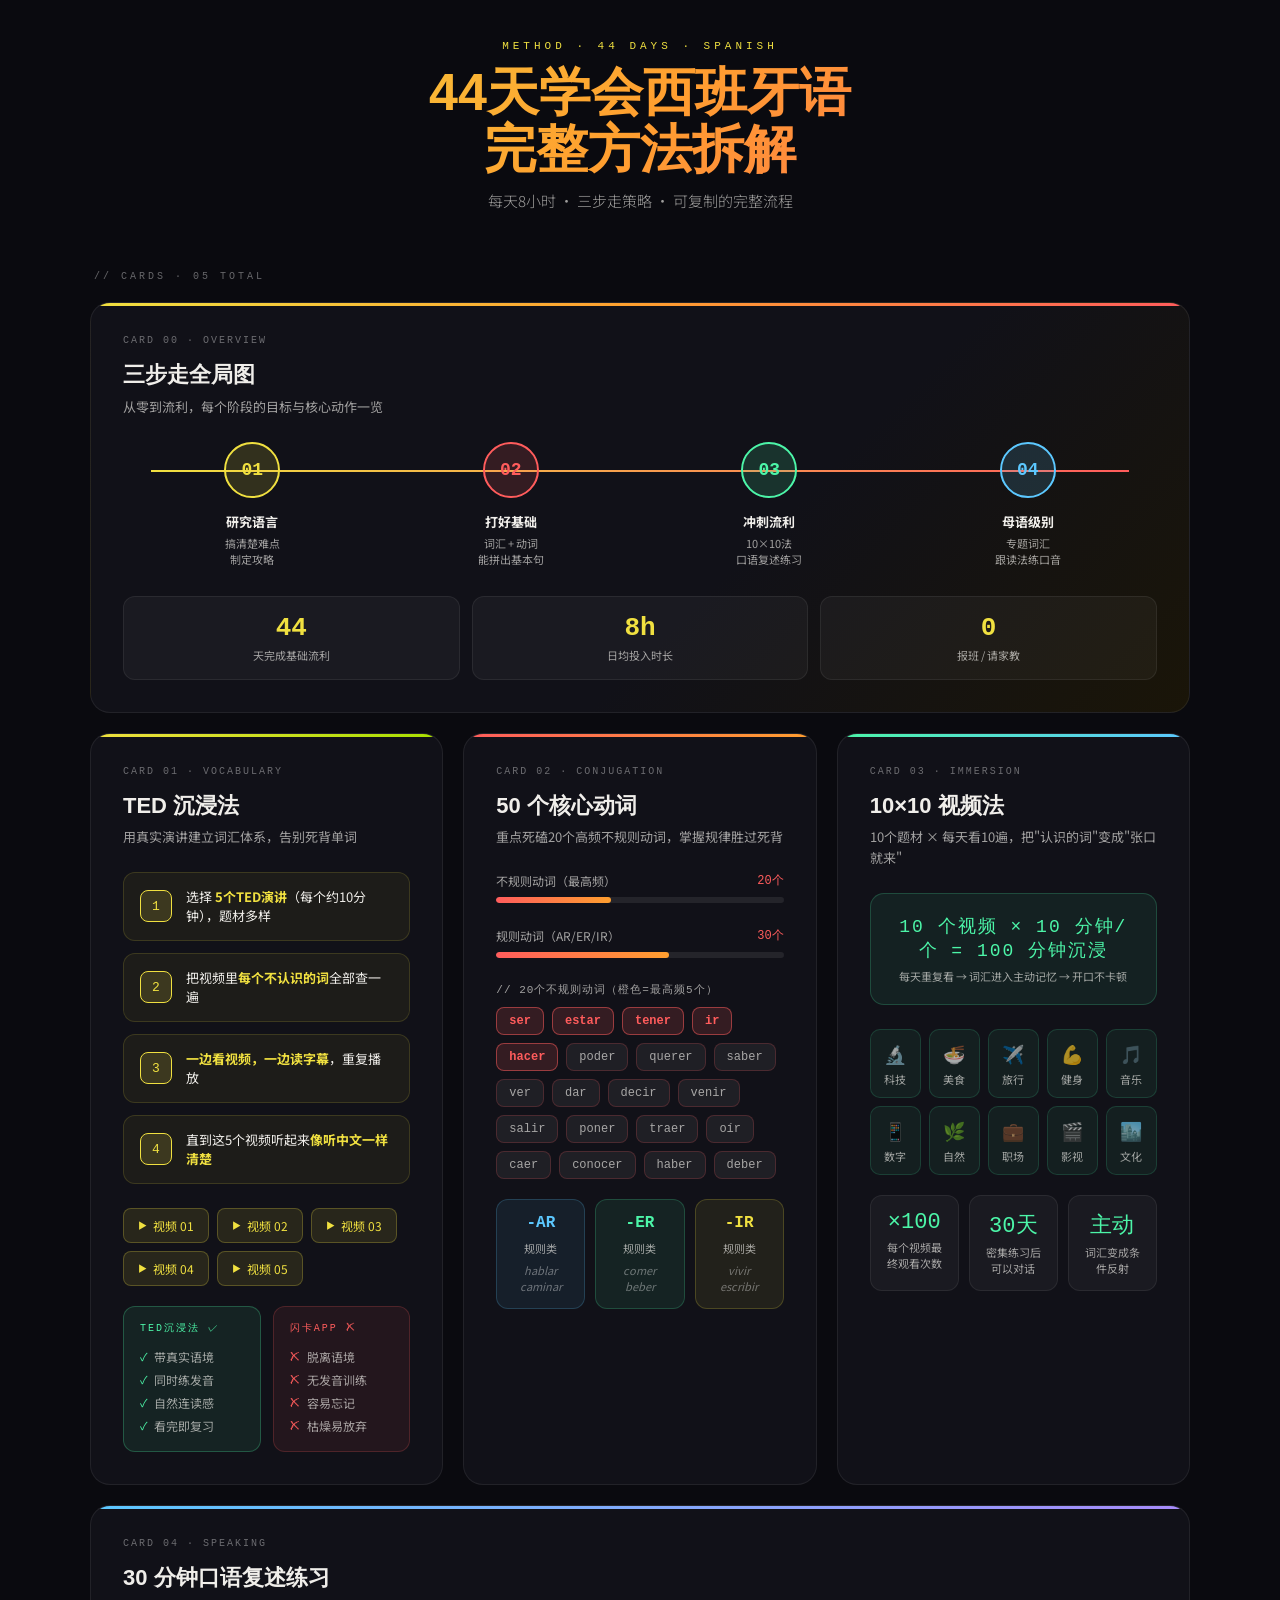
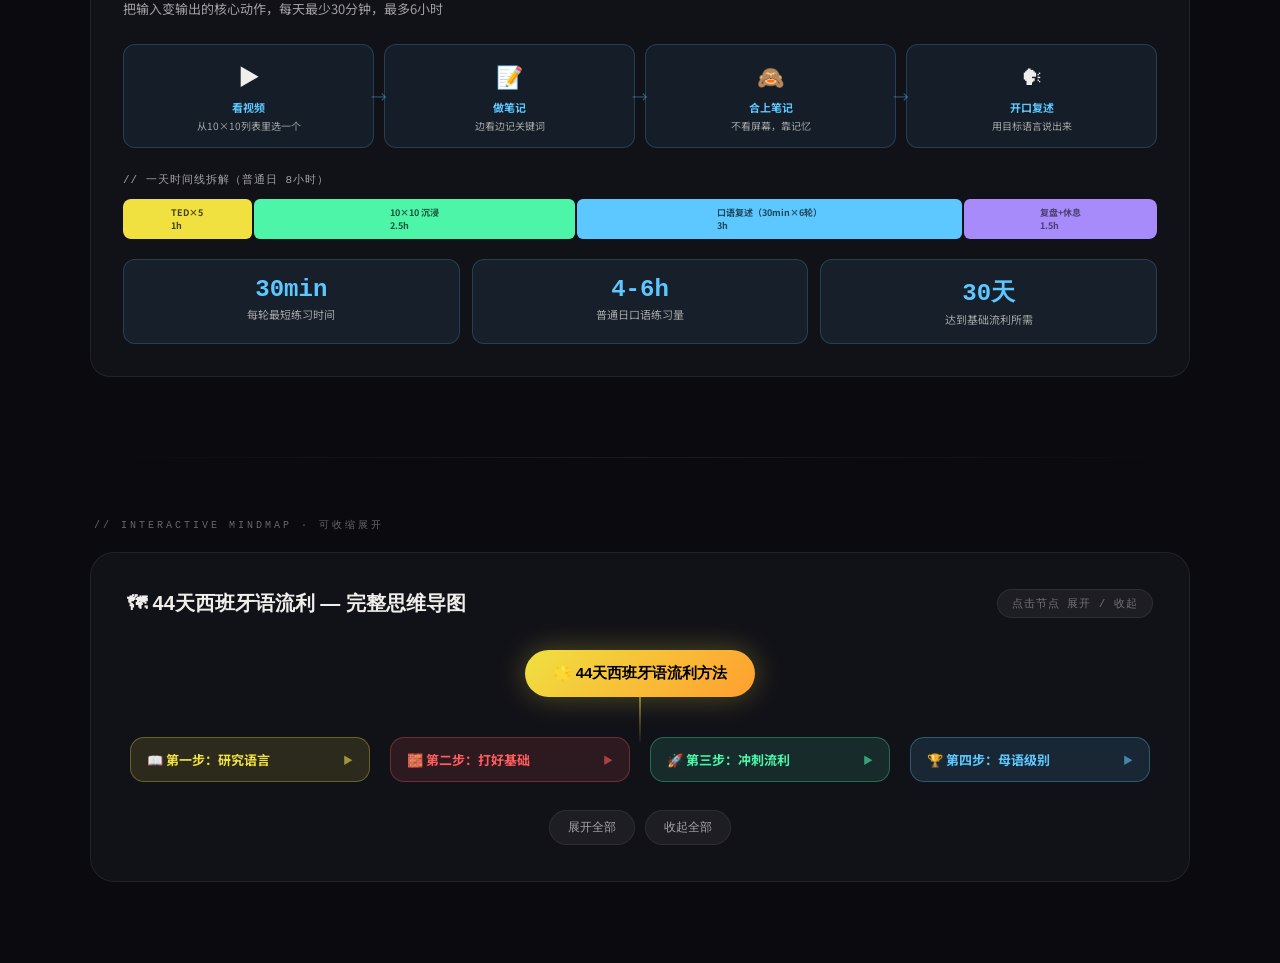
<file: public/language/spanish_cards.html>
<!DOCTYPE html>
<html lang="zh-CN">
<head>
<meta charset="UTF-8">
<meta name="viewport" content="width=device-width, initial-scale=1.0">
<title>44天西班牙语流利攻略</title>
<link href="https://fonts.googleapis.com/css2?family=Noto+Sans+SC:wght@300;400;500;700;900&family=Space+Mono:wght@400;700&family=Syne:wght@700;800&display=swap" rel="stylesheet">
<style>
  :root {
    --bg: #0a0a0f;
    --card-bg: #111118;
    --card-border: rgba(255,255,255,0.07);
    --accent: #f0e040;
    --accent2: #ff5c5c;
    --accent3: #4cf5a8;
    --accent4: #5cc8ff;
    --muted: rgba(255,255,255,0.38);
    --text: #f0eeea;
    --text-dim: rgba(240,238,234,0.65);
    --chip-bg: rgba(255,255,255,0.06);
  }

  * { margin:0; padding:0; box-sizing:border-box; }

  body {
    background: var(--bg);
    color: var(--text);
    font-family: 'Noto Sans SC', sans-serif;
    min-height: 100vh;
    padding: 40px 20px 80px;
  }

  /* ── HEADER ─────────────────────────────── */
  .site-header {
    text-align: center;
    margin-bottom: 60px;
  }
  .site-header .eyebrow {
    font-family: 'Space Mono', monospace;
    font-size: 11px;
    letter-spacing: 4px;
    color: var(--accent);
    text-transform: uppercase;
    margin-bottom: 12px;
  }
  .site-header h1 {
    font-family: 'Syne', sans-serif;
    font-size: clamp(28px, 5vw, 52px);
    font-weight: 800;
    line-height: 1.1;
    background: linear-gradient(135deg, #f0e040 0%, #ff9f2f 50%, #ff5c5c 100%);
    -webkit-background-clip: text;
    -webkit-text-fill-color: transparent;
    background-clip: text;
  }
  .site-header .sub {
    margin-top: 12px;
    color: var(--text-dim);
    font-size: 15px;
    font-weight: 300;
  }

  /* ── SECTION LABEL ───────────────────────── */
  .section-label {
    font-family: 'Space Mono', monospace;
    font-size: 10px;
    letter-spacing: 3px;
    text-transform: uppercase;
    color: var(--muted);
    margin-bottom: 20px;
    padding-left: 4px;
  }

  /* ── CARDS GRID ──────────────────────────── */
  .cards-section {
    max-width: 1100px;
    margin: 0 auto 80px;
  }
  .cards-grid {
    display: grid;
    grid-template-columns: repeat(auto-fit, minmax(320px, 1fr));
    gap: 20px;
  }
  .card-full {
    grid-column: 1 / -1;
  }

  /* ── BASE CARD ───────────────────────────── */
  .card {
    background: var(--card-bg);
    border: 1px solid var(--card-border);
    border-radius: 20px;
    padding: 32px;
    position: relative;
    overflow: hidden;
    transition: transform .25s, box-shadow .25s;
  }
  .card:hover {
    transform: translateY(-3px);
    box-shadow: 0 20px 60px rgba(0,0,0,0.5);
  }
  .card::before {
    content: '';
    position: absolute;
    inset: 0;
    border-radius: 20px;
    pointer-events: none;
  }

  /* card accent top bar */
  .card-accent-bar {
    position: absolute;
    top: 0; left: 0; right: 0;
    height: 3px;
    border-radius: 20px 20px 0 0;
  }

  .card-tag {
    font-family: 'Space Mono', monospace;
    font-size: 10px;
    letter-spacing: 2px;
    color: var(--muted);
    text-transform: uppercase;
    margin-bottom: 16px;
  }
  .card-title {
    font-family: 'Syne', sans-serif;
    font-size: 22px;
    font-weight: 800;
    margin-bottom: 8px;
    line-height: 1.2;
  }
  .card-subtitle {
    font-size: 13px;
    color: var(--text-dim);
    margin-bottom: 24px;
    line-height: 1.6;
  }

  /* ── CARD 00 · 总览 ───────────────────────── */
  .card-00 { background: linear-gradient(135deg, #111118 60%, #1a1508 100%); }
  .card-00 .card-accent-bar { background: linear-gradient(90deg, #f0e040, #ff9f2f, #ff5c5c); }

  .overview-steps {
    display: flex;
    gap: 0;
    position: relative;
    margin-top: 8px;
  }
  .overview-steps::before {
    content: '';
    position: absolute;
    top: 28px; left: 28px; right: 28px;
    height: 2px;
    background: linear-gradient(90deg, var(--accent), var(--accent2));
    z-index: 0;
  }
  .ov-step {
    flex: 1;
    text-align: center;
    position: relative;
    z-index: 1;
  }
  .ov-num {
    width: 56px; height: 56px;
    border-radius: 50%;
    display: flex; align-items: center; justify-content: center;
    font-family: 'Space Mono', monospace;
    font-size: 18px;
    font-weight: 700;
    margin: 0 auto 14px;
    border: 2px solid;
  }
  .ov-step:nth-child(1) .ov-num { background: rgba(240,224,64,.15); border-color: var(--accent); color: var(--accent); }
  .ov-step:nth-child(2) .ov-num { background: rgba(255,92,92,.15); border-color: var(--accent2); color: var(--accent2); }
  .ov-step:nth-child(3) .ov-num { background: rgba(76,245,168,.15); border-color: var(--accent3); color: var(--accent3); }
  .ov-step:nth-child(4) .ov-num { background: rgba(92,200,255,.15); border-color: var(--accent4); color: var(--accent4); }
  .ov-label {
    font-size: 13px;
    font-weight: 700;
    margin-bottom: 4px;
  }
  .ov-desc { font-size: 11px; color: var(--text-dim); line-height: 1.5; }

  .overview-stats {
    display: grid;
    grid-template-columns: repeat(3, 1fr);
    gap: 12px;
    margin-top: 28px;
  }
  .stat-box {
    background: rgba(255,255,255,0.04);
    border: 1px solid var(--card-border);
    border-radius: 12px;
    padding: 16px;
    text-align: center;
  }
  .stat-num {
    font-family: 'Space Mono', monospace;
    font-size: 26px;
    font-weight: 700;
    color: var(--accent);
    display: block;
  }
  .stat-label { font-size: 11px; color: var(--text-dim); margin-top: 4px; }

  /* ── CARD 01 · TED沉浸法 ─────────────────── */
  .card-01 .card-accent-bar { background: linear-gradient(90deg, #f0e040, #a8e000); }

  .ted-flow {
    display: flex;
    flex-direction: column;
    gap: 12px;
    margin-bottom: 24px;
  }
  .ted-step {
    display: flex;
    align-items: center;
    gap: 14px;
    background: rgba(240,224,64,0.05);
    border: 1px solid rgba(240,224,64,0.15);
    border-radius: 12px;
    padding: 14px 16px;
  }
  .ted-step-num {
    width: 32px; height: 32px;
    background: rgba(240,224,64,0.15);
    border: 1px solid var(--accent);
    border-radius: 8px;
    display: flex; align-items: center; justify-content: center;
    font-family: 'Space Mono', monospace;
    font-size: 13px;
    color: var(--accent);
    flex-shrink: 0;
  }
  .ted-step-text { font-size: 13px; line-height: 1.5; }
  .ted-step-text strong { color: var(--accent); }

  .ted-videos {
    display: flex;
    gap: 8px;
    margin-bottom: 20px;
    flex-wrap: wrap;
  }
  .video-chip {
    background: rgba(240,224,64,0.1);
    border: 1px solid rgba(240,224,64,0.25);
    border-radius: 8px;
    padding: 8px 14px;
    font-size: 12px;
    color: var(--accent);
    display: flex; align-items: center; gap: 6px;
  }
  .video-chip::before { content: '▶'; font-size: 9px; }

  .compare-row {
    display: grid;
    grid-template-columns: 1fr 1fr;
    gap: 12px;
  }
  .compare-box {
    border-radius: 12px;
    padding: 14px 16px;
  }
  .compare-box.good { background: rgba(76,245,168,.08); border: 1px solid rgba(76,245,168,.25); }
  .compare-box.bad { background: rgba(255,92,92,.08); border: 1px solid rgba(255,92,92,.2); }
  .compare-box .label {
    font-family: 'Space Mono', monospace;
    font-size: 10px;
    letter-spacing: 2px;
    margin-bottom: 10px;
  }
  .compare-box.good .label { color: var(--accent3); }
  .compare-box.bad .label { color: var(--accent2); }
  .compare-box ul { list-style: none; padding: 0; }
  .compare-box li {
    font-size: 12px;
    color: var(--text-dim);
    padding: 3px 0;
    display: flex; align-items: center; gap: 6px;
  }
  .compare-box.good li::before { content: '✓'; color: var(--accent3); font-size: 11px; }
  .compare-box.bad li::before { content: '✗'; color: var(--accent2); font-size: 11px; }

  /* ── CARD 02 · 50个核心动词 ──────────────── */
  .card-02 .card-accent-bar { background: linear-gradient(90deg, #ff5c5c, #ff9f2f); }

  .verb-progress {
    margin-bottom: 24px;
  }
  .vp-header { display: flex; justify-content: space-between; align-items: center; margin-bottom: 8px; }
  .vp-label { font-size: 12px; color: var(--text-dim); }
  .vp-count { font-family: 'Space Mono', monospace; font-size: 12px; color: var(--accent2); }
  .vp-bar { height: 6px; background: rgba(255,255,255,0.08); border-radius: 3px; overflow: hidden; }
  .vp-fill { height: 100%; border-radius: 3px; background: linear-gradient(90deg, #ff5c5c, #ff9f2f); }

  .irregular-chips {
    margin-bottom: 20px;
  }
  .chips-title {
    font-size: 11px;
    color: var(--text-dim);
    margin-bottom: 10px;
    font-family: 'Space Mono', monospace;
    letter-spacing: 1px;
  }
  .chips-wrap {
    display: flex;
    flex-wrap: wrap;
    gap: 8px;
  }
  .verb-chip {
    background: var(--chip-bg);
    border: 1px solid rgba(255,92,92,.2);
    border-radius: 8px;
    padding: 6px 12px;
    font-size: 12px;
    color: var(--text-dim);
    font-family: 'Space Mono', monospace;
  }
  .verb-chip.hot {
    background: rgba(255,92,92,.15);
    border-color: rgba(255,92,92,.5);
    color: var(--accent2);
    font-weight: 700;
  }

  .verb-cols {
    display: grid;
    grid-template-columns: repeat(3, 1fr);
    gap: 10px;
  }
  .verb-col-card {
    border-radius: 12px;
    padding: 14px;
    text-align: center;
  }
  .verb-col-card.ar { background: rgba(92,200,255,.08); border: 1px solid rgba(92,200,255,.2); }
  .verb-col-card.er { background: rgba(76,245,168,.08); border: 1px solid rgba(76,245,168,.2); }
  .verb-col-card.ir { background: rgba(240,224,64,.08); border: 1px solid rgba(240,224,64,.2); }
  .verb-col-title {
    font-family: 'Space Mono', monospace;
    font-size: 16px;
    font-weight: 700;
    margin-bottom: 8px;
  }
  .verb-col-card.ar .verb-col-title { color: var(--accent4); }
  .verb-col-card.er .verb-col-title { color: var(--accent3); }
  .verb-col-card.ir .verb-col-title { color: var(--accent); }
  .verb-col-count { font-size: 11px; color: var(--text-dim); }
  .verb-example {
    font-size: 11px;
    color: var(--muted);
    margin-top: 6px;
    font-style: italic;
  }

  /* ── CARD 03 · 10×10 ─────────────────────── */
  .card-03 .card-accent-bar { background: linear-gradient(90deg, #4cf5a8, #5cc8ff); }

  .formula-box {
    background: rgba(76,245,168,.07);
    border: 1px solid rgba(76,245,168,.2);
    border-radius: 14px;
    padding: 20px;
    text-align: center;
    margin-bottom: 24px;
  }
  .formula-text {
    font-family: 'Space Mono', monospace;
    font-size: 18px;
    color: var(--accent3);
    letter-spacing: 2px;
  }
  .formula-sub { font-size: 11px; color: var(--text-dim); margin-top: 6px; }

  .topics-grid {
    display: grid;
    grid-template-columns: repeat(5, 1fr);
    gap: 8px;
    margin-bottom: 20px;
  }
  .topic-item {
    background: rgba(76,245,168,.06);
    border: 1px solid rgba(76,245,168,.15);
    border-radius: 10px;
    padding: 10px 6px;
    text-align: center;
    font-size: 11px;
    color: var(--text-dim);
    transition: all .2s;
    cursor: default;
  }
  .topic-item:hover {
    background: rgba(76,245,168,.15);
    border-color: rgba(76,245,168,.4);
    color: var(--accent3);
    transform: scale(1.03);
  }
  .topic-emoji { font-size: 18px; display: block; margin-bottom: 5px; }

  .result-row {
    display: flex;
    gap: 10px;
  }
  .result-box {
    flex: 1;
    background: rgba(255,255,255,.04);
    border: 1px solid var(--card-border);
    border-radius: 12px;
    padding: 14px;
    text-align: center;
  }
  .result-box .num {
    font-family: 'Space Mono', monospace;
    font-size: 22px;
    color: var(--accent3);
    display: block;
  }
  .result-box .lbl { font-size: 11px; color: var(--text-dim); margin-top: 4px; }

  /* ── CARD 04 · 口语复述 ──────────────────── */
  .card-04 .card-accent-bar { background: linear-gradient(90deg, #5cc8ff, #a78bfa); }

  .speaking-flow {
    display: grid;
    grid-template-columns: repeat(4,1fr);
    gap: 10px;
    margin-bottom: 24px;
  }
  .sf-step {
    background: rgba(92,200,255,.07);
    border: 1px solid rgba(92,200,255,.2);
    border-radius: 12px;
    padding: 14px 10px;
    text-align: center;
    position: relative;
  }
  .sf-icon {
    font-size: 22px;
    display: block;
    margin-bottom: 8px;
  }
  .sf-label { font-size: 11px; font-weight: 700; color: var(--accent4); margin-bottom: 4px; }
  .sf-desc { font-size: 10px; color: var(--text-dim); line-height: 1.4; }
  .sf-arrow {
    position: absolute;
    right: -14px; top: 50%;
    transform: translateY(-50%);
    color: rgba(92,200,255,.4);
    font-size: 16px;
    z-index: 2;
  }

  .timeline {
    margin-bottom: 20px;
  }
  .tl-title { font-size: 11px; color: var(--text-dim); margin-bottom: 12px; font-family: 'Space Mono', monospace; letter-spacing: 1px; }
  .tl-row {
    display: flex;
    height: 40px;
    border-radius: 8px;
    overflow: hidden;
    gap: 2px;
  }
  .tl-block {
    display: flex;
    align-items: center;
    justify-content: center;
    font-size: 10px;
    font-weight: 700;
    border-radius: 6px;
    color: rgba(0,0,0,0.7);
    transition: opacity .2s;
  }
  .tl-block:hover { opacity: 0.85; }

  .data-trio {
    display: grid;
    grid-template-columns: repeat(3,1fr);
    gap: 12px;
  }
  .dt-box {
    background: rgba(92,200,255,.08);
    border: 1px solid rgba(92,200,255,.2);
    border-radius: 12px;
    padding: 16px;
    text-align: center;
  }
  .dt-num {
    font-family: 'Space Mono', monospace;
    font-size: 24px;
    font-weight: 700;
    color: var(--accent4);
    display: block;
  }
  .dt-label { font-size: 11px; color: var(--text-dim); margin-top: 4px; line-height: 1.4; }

  /* ── DIVIDER ─────────────────────────────── */
  .divider {
    max-width: 1100px;
    margin: 0 auto 60px;
    height: 1px;
    background: linear-gradient(90deg, transparent, var(--card-border), transparent);
  }

  /* ── MINDMAP SECTION ─────────────────────── */
  .mindmap-section {
    max-width: 1100px;
    margin: 0 auto;
  }
  .mindmap-container {
    background: var(--card-bg);
    border: 1px solid var(--card-border);
    border-radius: 24px;
    padding: 36px;
    overflow: hidden;
  }
  .mindmap-header {
    display: flex;
    align-items: center;
    justify-content: space-between;
    margin-bottom: 32px;
  }
  .mindmap-title {
    font-family: 'Syne', sans-serif;
    font-size: 20px;
    font-weight: 800;
  }
  .mindmap-hint {
    font-size: 11px;
    color: var(--muted);
    background: rgba(255,255,255,0.05);
    border: 1px solid var(--card-border);
    border-radius: 20px;
    padding: 6px 14px;
    font-family: 'Space Mono', monospace;
    letter-spacing: 1px;
  }

  /* MindMap Tree */
  .mm-tree {
    font-size: 13px;
  }
  .mm-root {
    display: flex;
    flex-direction: column;
    align-items: center;
  }
  .mm-root-node {
    background: linear-gradient(135deg, #f0e040, #ff9f2f);
    color: #000;
    font-family: 'Syne', sans-serif;
    font-weight: 800;
    font-size: 15px;
    padding: 14px 28px;
    border-radius: 50px;
    margin-bottom: 0;
    cursor: pointer;
    box-shadow: 0 0 30px rgba(240,224,64,.3);
    z-index: 2;
    position: relative;
  }

  .mm-branches {
    display: flex;
    gap: 20px;
    position: relative;
    padding-top: 40px;
    width: 100%;
    justify-content: center;
  }
  .mm-branches::before {
    content: '';
    position: absolute;
    top: 0; left: 50%; bottom: 40px;
    width: 2px;
    background: linear-gradient(180deg, rgba(240,224,64,.5), rgba(240,224,64,.05));
    transform: translateX(-50%);
  }

  .mm-branch {
    flex: 1;
    min-width: 200px;
    max-width: 240px;
    position: relative;
  }
  .mm-branch::before {
    content: '';
    position: absolute;
    top: 0; left: 50%;
    width: 2px;
    height: 40px;
    transform: translateX(-50%) translateY(-40px);
  }

  .mm-branch-node {
    border-radius: 14px;
    padding: 12px 16px;
    cursor: pointer;
    display: flex;
    align-items: center;
    gap: 8px;
    font-weight: 700;
    font-size: 13px;
    transition: all .2s;
    user-select: none;
    position: relative;
  }
  .mm-branch-node:hover { filter: brightness(1.15); transform: scale(1.02); }
  .mm-branch-node .mm-toggle {
    margin-left: auto;
    font-size: 10px;
    opacity: 0.6;
    transition: transform .2s;
  }
  .mm-branch-node.open .mm-toggle { transform: rotate(90deg); }

  /* branch colors */
  .branch-1 .mm-branch-node { background: rgba(240,224,64,.12); border: 1px solid rgba(240,224,64,.3); color: var(--accent); }
  .branch-2 .mm-branch-node { background: rgba(255,92,92,.12); border: 1px solid rgba(255,92,92,.3); color: var(--accent2); }
  .branch-3 .mm-branch-node { background: rgba(76,245,168,.12); border: 1px solid rgba(76,245,168,.3); color: var(--accent3); }
  .branch-4 .mm-branch-node { background: rgba(92,200,255,.12); border: 1px solid rgba(92,200,255,.3); color: var(--accent4); }

  .mm-children {
    margin-top: 8px;
    display: none;
    flex-direction: column;
    gap: 6px;
    padding-left: 8px;
    border-left: 2px solid;
    margin-left: 20px;
  }
  .mm-children.visible { display: flex; }
  .branch-1 .mm-children { border-color: rgba(240,224,64,.25); }
  .branch-2 .mm-children { border-color: rgba(255,92,92,.25); }
  .branch-3 .mm-children { border-color: rgba(76,245,168,.25); }
  .branch-4 .mm-children { border-color: rgba(92,200,255,.25); }

  .mm-child {
    background: rgba(255,255,255,.04);
    border: 1px solid var(--card-border);
    border-radius: 10px;
    padding: 10px 14px;
    font-size: 12px;
    color: var(--text-dim);
    cursor: pointer;
    transition: all .2s;
  }
  .mm-child:hover {
    background: rgba(255,255,255,.08);
    color: var(--text);
    transform: translateX(3px);
  }
  .mm-child .child-title { font-weight: 600; margin-bottom: 2px; }
  .mm-child .child-desc { font-size: 11px; color: var(--muted); line-height: 1.5; }

  .mm-grandchildren {
    margin-top: 6px;
    display: none;
    flex-direction: column;
    gap: 4px;
    padding-left: 12px;
  }
  .mm-grandchildren.visible { display: flex; }
  .mm-grandchild {
    font-size: 11px;
    color: var(--muted);
    padding: 4px 0;
    display: flex;
    align-items: flex-start;
    gap: 6px;
    line-height: 1.5;
  }
  .mm-grandchild::before {
    content: '─';
    opacity: 0.4;
    flex-shrink: 0;
  }

  /* expand all btn */
  .mm-controls {
    display: flex;
    gap: 10px;
    margin-top: 28px;
    justify-content: center;
  }
  .mm-btn {
    background: rgba(255,255,255,0.05);
    border: 1px solid var(--card-border);
    border-radius: 20px;
    padding: 8px 18px;
    color: var(--text-dim);
    font-size: 12px;
    cursor: pointer;
    transition: all .2s;
    font-family: 'Space Mono', monospace;
  }
  .mm-btn:hover { background: rgba(255,255,255,0.09); color: var(--text); }

  /* ── RESPONSIVE ──────────────────────────── */
  @media (max-width: 680px) {
    body { padding: 22px 12px 52px; }
    .cards-grid { grid-template-columns: 1fr; }
    .overview-steps { flex-direction: column; gap: 16px; }
    .overview-steps::before { display: none; }
    .topics-grid { grid-template-columns: repeat(2,1fr); }
    .speaking-flow { grid-template-columns: repeat(2,1fr); }
    .mm-branches { flex-direction: column; align-items: center; }
    .mm-branch { max-width: 100%; }
  }
  @media (min-width: 681px) and (max-width: 1024px) {
    body { padding: 30px 16px 64px; }
    .cards-section, .site-header { max-width: 980px; margin-left: auto; margin-right: auto; }
    .cards-grid { grid-template-columns: 1fr; }
  }
  @media (min-width: 1440px) {
    .cards-section, .site-header { max-width: 1240px; margin-left: auto; margin-right: auto; }
    .site-header h1 { font-size: clamp(52px, 5vw, 84px); }
  }
</style>
<link rel="stylesheet" href="shared-responsive.css">
</head>
<body>

<!-- HEADER -->
<header class="site-header">
  <div class="eyebrow">METHOD · 44 DAYS · SPANISH</div>
  <h1>44天学会西班牙语<br>完整方法拆解</h1>
  <p class="sub">每天8小时 · 三步走策略 · 可复制的完整流程</p>
</header>

<!-- ═══════════════════════════════════════════ -->
<!-- CARDS SECTION -->
<!-- ═══════════════════════════════════════════ -->
<section class="cards-section">
  <div class="section-label">// CARDS · 05 TOTAL</div>
  <div class="cards-grid">

    <!-- CARD 00 · 总览 -->
    <div class="card card-00 card-full">
      <div class="card-accent-bar"></div>
      <div class="card-tag">CARD 00 · OVERVIEW</div>
      <div class="card-title">三步走全局图</div>
      <div class="card-subtitle">从零到流利，每个阶段的目标与核心动作一览</div>

      <div class="overview-steps">
        <div class="ov-step">
          <div class="ov-num">01</div>
          <div class="ov-label">研究语言</div>
          <div class="ov-desc">搞清楚难点<br>制定攻略</div>
        </div>
        <div class="ov-step">
          <div class="ov-num">02</div>
          <div class="ov-label">打好基础</div>
          <div class="ov-desc">词汇 + 动词<br>能拼出基本句</div>
        </div>
        <div class="ov-step">
          <div class="ov-num">03</div>
          <div class="ov-label">冲刺流利</div>
          <div class="ov-desc">10×10法<br>口语复述练习</div>
        </div>
        <div class="ov-step">
          <div class="ov-num">04</div>
          <div class="ov-label">母语级别</div>
          <div class="ov-desc">专题词汇<br>跟读法练口音</div>
        </div>
      </div>

      <div class="overview-stats">
        <div class="stat-box">
          <span class="stat-num">44</span>
          <div class="stat-label">天完成基础流利</div>
        </div>
        <div class="stat-box">
          <span class="stat-num">8h</span>
          <div class="stat-label">日均投入时长</div>
        </div>
        <div class="stat-box">
          <span class="stat-num">0</span>
          <div class="stat-label">报班 / 请家教</div>
        </div>
      </div>
    </div>

    <!-- CARD 01 · TED沉浸法 -->
    <div class="card card-01">
      <div class="card-accent-bar"></div>
      <div class="card-tag">CARD 01 · VOCABULARY</div>
      <div class="card-title">TED 沉浸法</div>
      <div class="card-subtitle">用真实演讲建立词汇体系，告别死背单词</div>

      <div class="ted-flow">
        <div class="ted-step">
          <div class="ted-step-num">1</div>
          <div class="ted-step-text">选择 <strong>5个TED演讲</strong>（每个约10分钟），题材多样</div>
        </div>
        <div class="ted-step">
          <div class="ted-step-num">2</div>
          <div class="ted-step-text">把视频里<strong>每个不认识的词</strong>全部查一遍</div>
        </div>
        <div class="ted-step">
          <div class="ted-step-num">3</div>
          <div class="ted-step-text"><strong>一边看视频，一边读字幕</strong>，重复播放</div>
        </div>
        <div class="ted-step">
          <div class="ted-step-num">4</div>
          <div class="ted-step-text">直到这5个视频听起来<strong>像听中文一样清楚</strong></div>
        </div>
      </div>

      <div class="ted-videos">
        <div class="video-chip">视频 01</div>
        <div class="video-chip">视频 02</div>
        <div class="video-chip">视频 03</div>
        <div class="video-chip">视频 04</div>
        <div class="video-chip">视频 05</div>
      </div>

      <div class="compare-row">
        <div class="compare-box good">
          <div class="label">TED沉浸法 ✓</div>
          <ul>
            <li>带真实语境</li>
            <li>同时练发音</li>
            <li>自然连读感</li>
            <li>看完即复习</li>
          </ul>
        </div>
        <div class="compare-box bad">
          <div class="label">闪卡APP ✗</div>
          <ul>
            <li>脱离语境</li>
            <li>无发音训练</li>
            <li>容易忘记</li>
            <li>枯燥易放弃</li>
          </ul>
        </div>
      </div>
    </div>

    <!-- CARD 02 · 50个核心动词 -->
    <div class="card card-02">
      <div class="card-accent-bar"></div>
      <div class="card-tag">CARD 02 · CONJUGATION</div>
      <div class="card-title">50 个核心动词</div>
      <div class="card-subtitle">重点死磕20个高频不规则动词，掌握规律胜过死背</div>

      <div class="verb-progress">
        <div class="vp-header">
          <span class="vp-label">不规则动词（最高频）</span>
          <span class="vp-count">20个</span>
        </div>
        <div class="vp-bar"><div class="vp-fill" style="width:40%"></div></div>
      </div>
      <div class="verb-progress">
        <div class="vp-header">
          <span class="vp-label">规则动词（AR/ER/IR）</span>
          <span class="vp-count">30个</span>
        </div>
        <div class="vp-bar"><div class="vp-fill" style="width:60%"></div></div>
      </div>

      <div class="irregular-chips">
        <div class="chips-title">// 20个不规则动词（橙色=最高频5个）</div>
        <div class="chips-wrap">
          <div class="verb-chip hot">ser</div>
          <div class="verb-chip hot">estar</div>
          <div class="verb-chip hot">tener</div>
          <div class="verb-chip hot">ir</div>
          <div class="verb-chip hot">hacer</div>
          <div class="verb-chip">poder</div>
          <div class="verb-chip">querer</div>
          <div class="verb-chip">saber</div>
          <div class="verb-chip">ver</div>
          <div class="verb-chip">dar</div>
          <div class="verb-chip">decir</div>
          <div class="verb-chip">venir</div>
          <div class="verb-chip">salir</div>
          <div class="verb-chip">poner</div>
          <div class="verb-chip">traer</div>
          <div class="verb-chip">oír</div>
          <div class="verb-chip">caer</div>
          <div class="verb-chip">conocer</div>
          <div class="verb-chip">haber</div>
          <div class="verb-chip">deber</div>
        </div>
      </div>

      <div class="verb-cols">
        <div class="verb-col-card ar">
          <div class="verb-col-title">-AR</div>
          <div class="verb-col-count">规则类</div>
          <div class="verb-example">hablar<br>caminar</div>
        </div>
        <div class="verb-col-card er">
          <div class="verb-col-title">-ER</div>
          <div class="verb-col-count">规则类</div>
          <div class="verb-example">comer<br>beber</div>
        </div>
        <div class="verb-col-card ir">
          <div class="verb-col-title">-IR</div>
          <div class="verb-col-count">规则类</div>
          <div class="verb-example">vivir<br>escribir</div>
        </div>
      </div>
    </div>

    <!-- CARD 03 · 10×10视频法 -->
    <div class="card card-03">
      <div class="card-accent-bar"></div>
      <div class="card-tag">CARD 03 · IMMERSION</div>
      <div class="card-title">10×10 视频法</div>
      <div class="card-subtitle">10个题材 × 每天看10遍，把"认识的词"变成"张口就来"</div>

      <div class="formula-box">
        <div class="formula-text">10 个视频 × 10 分钟/个 = 100 分钟沉浸</div>
        <div class="formula-sub">每天重复看 → 词汇进入主动记忆 → 开口不卡顿</div>
      </div>

      <div class="topics-grid">
        <div class="topic-item"><span class="topic-emoji">🔬</span>科技</div>
        <div class="topic-item"><span class="topic-emoji">🍜</span>美食</div>
        <div class="topic-item"><span class="topic-emoji">✈️</span>旅行</div>
        <div class="topic-item"><span class="topic-emoji">💪</span>健身</div>
        <div class="topic-item"><span class="topic-emoji">🎵</span>音乐</div>
        <div class="topic-item"><span class="topic-emoji">📱</span>数字</div>
        <div class="topic-item"><span class="topic-emoji">🌿</span>自然</div>
        <div class="topic-item"><span class="topic-emoji">💼</span>职场</div>
        <div class="topic-item"><span class="topic-emoji">🎬</span>影视</div>
        <div class="topic-item"><span class="topic-emoji">🏙️</span>文化</div>
      </div>

      <div class="result-row">
        <div class="result-box">
          <span class="num">×100</span>
          <div class="lbl">每个视频最终观看次数</div>
        </div>
        <div class="result-box">
          <span class="num">30天</span>
          <div class="lbl">密集练习后可以对话</div>
        </div>
        <div class="result-box">
          <span class="num">主动</span>
          <div class="lbl">词汇变成条件反射</div>
        </div>
      </div>
    </div>

    <!-- CARD 04 · 30分钟口语复述 -->
    <div class="card card-04 card-full">
      <div class="card-accent-bar"></div>
      <div class="card-tag">CARD 04 · SPEAKING</div>
      <div class="card-title">30 分钟口语复述练习</div>
      <div class="card-subtitle">把输入变输出的核心动作，每天最少30分钟，最多6小时</div>

      <div class="speaking-flow">
        <div class="sf-step">
          <span class="sf-icon">▶</span>
          <div class="sf-label">看视频</div>
          <div class="sf-desc">从10×10列表里选一个</div>
          <span class="sf-arrow">→</span>
        </div>
        <div class="sf-step">
          <span class="sf-icon">📝</span>
          <div class="sf-label">做笔记</div>
          <div class="sf-desc">边看边记关键词</div>
          <span class="sf-arrow">→</span>
        </div>
        <div class="sf-step">
          <span class="sf-icon">🙈</span>
          <div class="sf-label">合上笔记</div>
          <div class="sf-desc">不看屏幕，靠记忆</div>
          <span class="sf-arrow">→</span>
        </div>
        <div class="sf-step">
          <span class="sf-icon">🗣</span>
          <div class="sf-label">开口复述</div>
          <div class="sf-desc">用目标语言说出来</div>
        </div>
      </div>

      <div class="timeline">
        <div class="tl-title">// 一天时间线拆解（普通日 8小时）</div>
        <div class="tl-row">
          <div class="tl-block" style="flex:1;background:#f0e040;font-size:9px;">TED×5<br>1h</div>
          <div class="tl-block" style="flex:2.5;background:#4cf5a8;color:rgba(0,0,0,0.65);font-size:9px;">10×10 沉浸<br>2.5h</div>
          <div class="tl-block" style="flex:3;background:#5cc8ff;color:rgba(0,0,0,0.65);font-size:9px;">口语复述（30min×6轮）<br>3h</div>
          <div class="tl-block" style="flex:1.5;background:#a78bfa;color:rgba(0,0,0,0.55);font-size:9px;">复盘+休息<br>1.5h</div>
        </div>
      </div>

      <div class="data-trio">
        <div class="dt-box">
          <span class="dt-num">30min</span>
          <div class="dt-label">每轮最短练习时间</div>
        </div>
        <div class="dt-box">
          <span class="dt-num">4-6h</span>
          <div class="dt-label">普通日口语练习量</div>
        </div>
        <div class="dt-box">
          <span class="dt-num">30天</span>
          <div class="dt-label">达到基础流利所需</div>
        </div>
      </div>
    </div>

  </div><!-- /cards-grid -->
</section>

<div class="divider"></div>

<!-- ═══════════════════════════════════════════ -->
<!-- MINDMAP SECTION -->
<!-- ═══════════════════════════════════════════ -->
<section class="mindmap-section">
  <div class="section-label">// INTERACTIVE MINDMAP · 可收缩展开</div>
  <div class="mindmap-container">
    <div class="mindmap-header">
      <div class="mindmap-title">🗺 44天西班牙语流利 — 完整思维导图</div>
      <div class="mindmap-hint">点击节点 展开 / 收起</div>
    </div>

    <div class="mm-tree">
      <div class="mm-root">
        <div class="mm-root-node" onclick="toggleAll()">🌟 44天西班牙语流利方法</div>

        <div class="mm-branches">

          <!-- BRANCH 1 -->
          <div class="mm-branch branch-1">
            <div class="mm-branch-node" onclick="toggle(this)">
              📖 第一步：研究语言
              <span class="mm-toggle">▶</span>
            </div>
            <div class="mm-children">
              <div class="mm-child" onclick="toggleChild(this)">
                <div class="child-title">🔍 目标：知己知彼</div>
                <div class="child-desc">搞清楚这门语言的难点在哪里，做好心理准备</div>
                <div class="mm-grandchildren">
                  <div class="mm-grandchild">搜索"学西班牙语最容易踩的坑"</div>
                  <div class="mm-grandchild">了解动词变位的复杂度</div>
                  <div class="mm-grandchild">提前规避卡关风险</div>
                </div>
              </div>
              <div class="mm-child" onclick="toggleChild(this)">
                <div class="child-title">🎯 选定方言</div>
                <div class="child-desc">确认你要学哪个地区的西班牙语</div>
                <div class="mm-grandchildren">
                  <div class="mm-grandchild">西班牙 / 墨西哥 / 阿根廷 差异很大</div>
                  <div class="mm-grandchild">同一单词在不同国家完全不同</div>
                  <div class="mm-grandchild">尽早确定，避免混乱</div>
                </div>
              </div>
            </div>
          </div>

          <!-- BRANCH 2 -->
          <div class="mm-branch branch-2">
            <div class="mm-branch-node" onclick="toggle(this)">
              🧱 第二步：打好基础
              <span class="mm-toggle">▶</span>
            </div>
            <div class="mm-children">
              <div class="mm-child" onclick="toggleChild(this)">
                <div class="child-title">📚 TED沉浸法（词汇）</div>
                <div class="child-desc">5个TED演讲 × 反复看 = 建立词汇体系</div>
                <div class="mm-grandchildren">
                  <div class="mm-grandchild">每个视频约10分钟，共5个</div>
                  <div class="mm-grandchild">查完所有不认识的词</div>
                  <div class="mm-grandchild">一边看一边读字幕，重复直到清晰</div>
                  <div class="mm-grandchild">每天1小时把5个视频全刷一遍</div>
                </div>
              </div>
              <div class="mm-child" onclick="toggleChild(this)">
                <div class="child-title">⚡ 50核心动词（语法）</div>
                <div class="child-desc">20个不规则 + 30个规则，靠规律不靠死背</div>
                <div class="mm-grandchildren">
                  <div class="mm-grandchild">最高频5个：ser / estar / tener / ir / hacer</div>
                  <div class="mm-grandchild">AR / ER / IR 三类规则动词各约10个</div>
                  <div class="mm-grandchild">用Google表格自制练习</div>
                  <div class="mm-grandchild">理解规律 → 可以推测陌生动词</div>
                </div>
              </div>
              <div class="mm-child" onclick="toggleChild(this)">
                <div class="child-title">🎮 入门推荐（Duolingo）</div>
                <div class="child-desc">完全零基础时，先刷几周Duolingo建立信心</div>
                <div class="mm-grandchildren">
                  <div class="mm-grandchild">每天约1小时</div>
                  <div class="mm-grandchild">目的是不让自己感到迷失</div>
                </div>
              </div>
            </div>
          </div>

          <!-- BRANCH 3 -->
          <div class="mm-branch branch-3">
            <div class="mm-branch-node" onclick="toggle(this)">
              🚀 第三步：冲刺流利
              <span class="mm-toggle">▶</span>
            </div>
            <div class="mm-children">
              <div class="mm-child" onclick="toggleChild(this)">
                <div class="child-title">🎬 10×10视频法（输入）</div>
                <div class="child-desc">10个新视频 × 每天重复看 = 词汇进入主动记忆</div>
                <div class="mm-grandchildren">
                  <div class="mm-grandchild">选10个普通话题视频（每个约10分钟）</div>
                  <div class="mm-grandchild">一边看一边读字幕，每天重复多遍</div>
                  <div class="mm-grandchild">直到视频里的句子"自动出现"在脑海</div>
                  <div class="mm-grandchild">每个视频最终看100+遍</div>
                </div>
              </div>
              <div class="mm-child" onclick="toggleChild(this)">
                <div class="child-title">🗣 30分钟口语复述（输出）</div>
                <div class="child-desc">看 → 记笔记 → 合上 → 开口复述</div>
                <div class="mm-grandchildren">
                  <div class="mm-grandchild">每轮30分钟，换一个视频复述</div>
                  <div class="mm-grandchild">普通日练4-6小时（共8-12轮）</div>
                  <div class="mm-grandchild">逼迫大脑把被动词汇变主动输出</div>
                  <div class="mm-grandchild">30天后可以和真人对话</div>
                </div>
              </div>
              <div class="mm-child" onclick="toggleChild(this)">
                <div class="child-title">👥 找语言伙伴</div>
                <div class="child-desc">流利之后接入真人对话</div>
                <div class="mm-grandchildren">
                  <div class="mm-grandchild">HelloTalk 找语伴</div>
                  <div class="mm-grandchild">发语音让对方纠错</div>
                  <div class="mm-grandchild">这是语言学习开始变好玩的节点</div>
                </div>
              </div>
            </div>
          </div>

          <!-- BRANCH 4 -->
          <div class="mm-branch branch-4">
            <div class="mm-branch-node" onclick="toggle(this)">
              🏆 第四步：母语级别
              <span class="mm-toggle">▶</span>
            </div>
            <div class="mm-children">
              <div class="mm-child" onclick="toggleChild(this)">
                <div class="child-title">📡 专题10×10（高级词汇）</div>
                <div class="child-desc">用目标语言学你感兴趣的专业领域</div>
                <div class="mm-grandchildren">
                  <div class="mm-grandchild">摄影/健身/编程/烹饪……选你喜欢的</div>
                  <div class="mm-grandchild">每月换一个主题</div>
                  <div class="mm-grandchild">一套操作，同时提升语言+专业技能</div>
                </div>
              </div>
              <div class="mm-child" onclick="toggleChild(this)">
                <div class="child-title">🎙 跟读法（口音）</div>
                <div class="child-desc">找一个你想模仿的母语者，逐句跟读</div>
                <div class="mm-grandchildren">
                  <div class="mm-grandchild">每次播放约5分钟的视频</div>
                  <div class="mm-grandchild">每句话暂停，重复到一模一样</div>
                  <div class="mm-grandchild">反复练习 → 每次多捕捉一点口音细节</div>
                </div>
              </div>
              <div class="mm-child" onclick="toggleChild(this)">
                <div class="child-title">💡 日常沉浸技巧</div>
                <div class="child-desc">把语言融入生活，让它无处不在</div>
                <div class="mm-grandchildren">
                  <div class="mm-grandchild">手机系统语言改成目标语言</div>
                  <div class="mm-grandchild">关注目标语言的博主/音乐</div>
                  <div class="mm-grandchild">做日常事情时用目标语言自言自语</div>
                  <div class="mm-grandchild">用目标语言搜索日常问题</div>
                </div>
              </div>
            </div>
          </div>

        </div><!-- /mm-branches -->
      </div><!-- /mm-root -->
    </div><!-- /mm-tree -->

    <div class="mm-controls">
      <button class="mm-btn" onclick="expandAll()">展开全部</button>
      <button class="mm-btn" onclick="collapseAll()">收起全部</button>
    </div>
  </div>
</section>

<script>
  function toggle(node) {
    node.classList.toggle('open');
    const children = node.nextElementSibling;
    if (children) children.classList.toggle('visible');
  }

  function toggleChild(node) {
    const gc = node.querySelector('.mm-grandchildren');
    if (gc) gc.classList.toggle('visible');
  }

  function expandAll() {
    document.querySelectorAll('.mm-branch-node').forEach(n => {
      n.classList.add('open');
      const c = n.nextElementSibling;
      if (c) c.classList.add('visible');
    });
    document.querySelectorAll('.mm-grandchildren').forEach(g => g.classList.add('visible'));
  }

  function collapseAll() {
    document.querySelectorAll('.mm-branch-node').forEach(n => {
      n.classList.remove('open');
      const c = n.nextElementSibling;
      if (c) c.classList.remove('visible');
    });
    document.querySelectorAll('.mm-grandchildren').forEach(g => g.classList.remove('visible'));
  }

  function toggleAll() {
    const anyOpen = document.querySelector('.mm-branch-node.open');
    anyOpen ? collapseAll() : expandAll();
  }
</script>

</body>
</html>
</file>
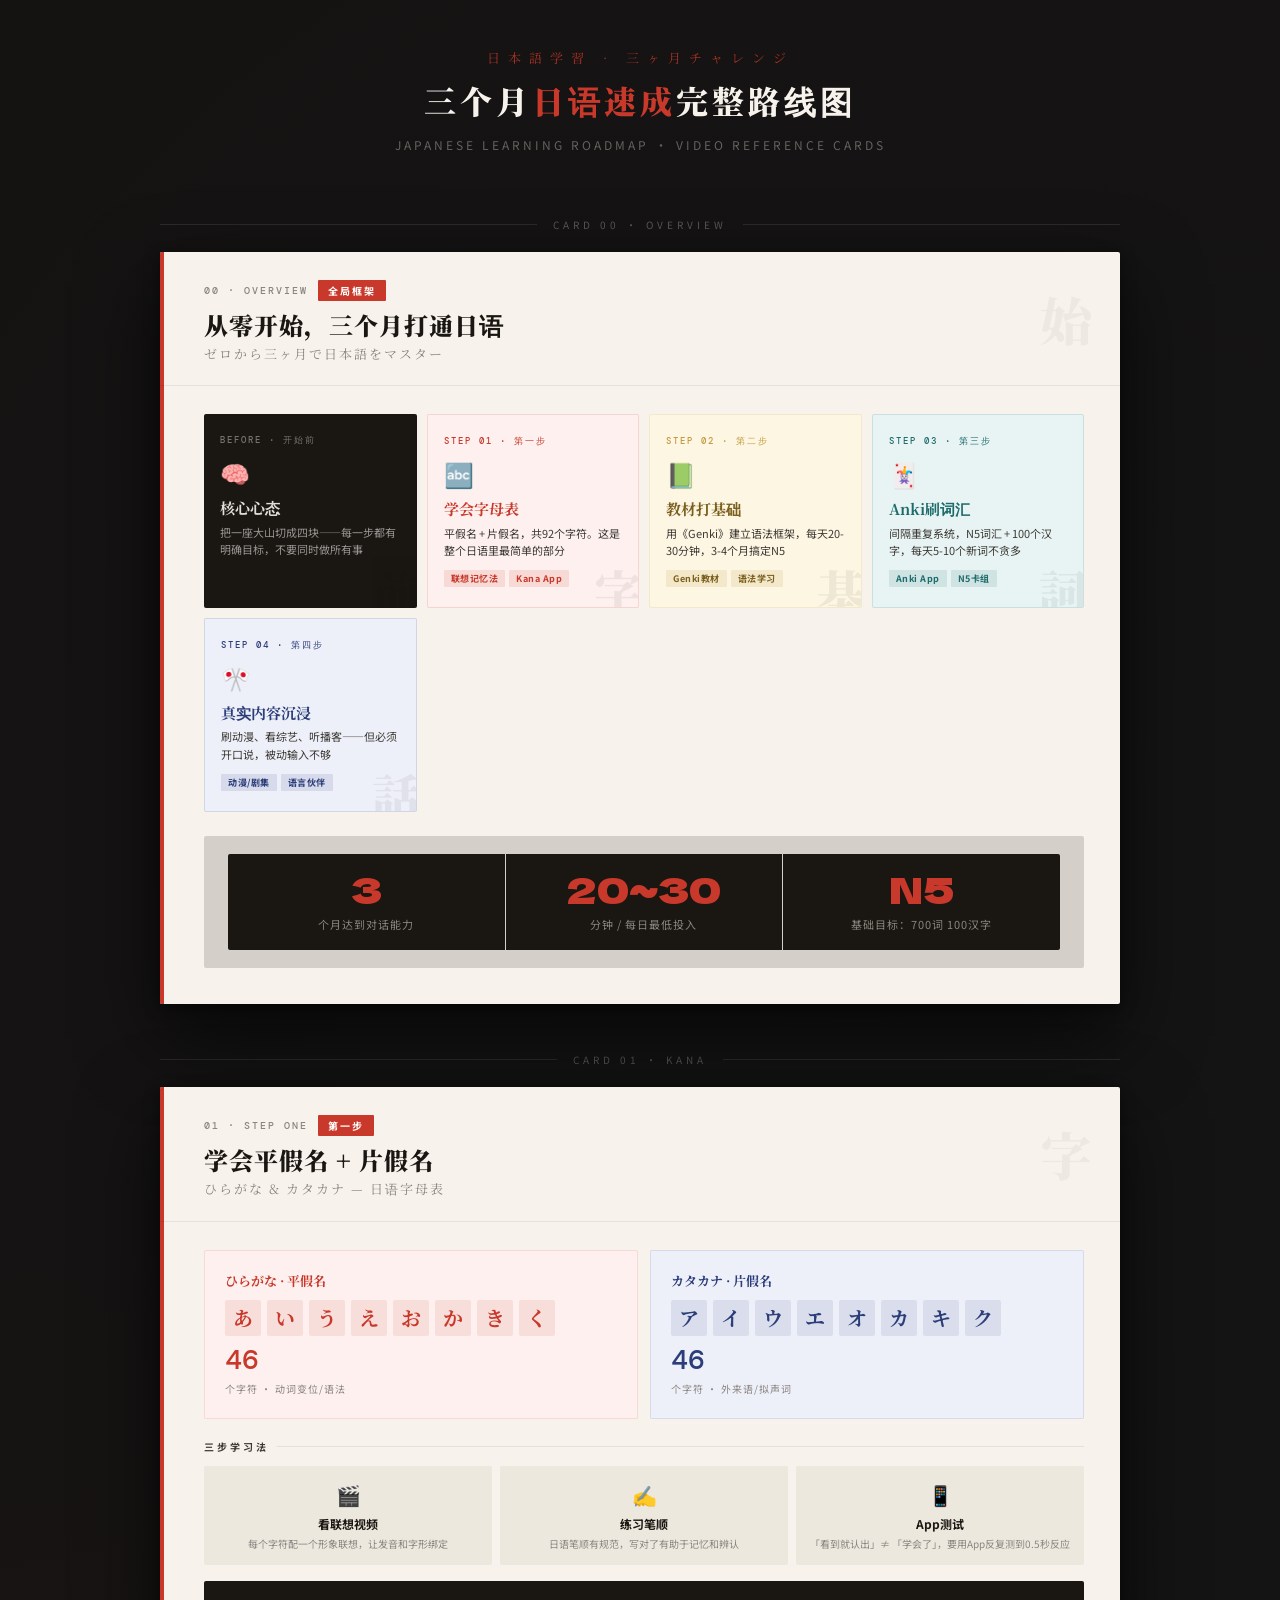
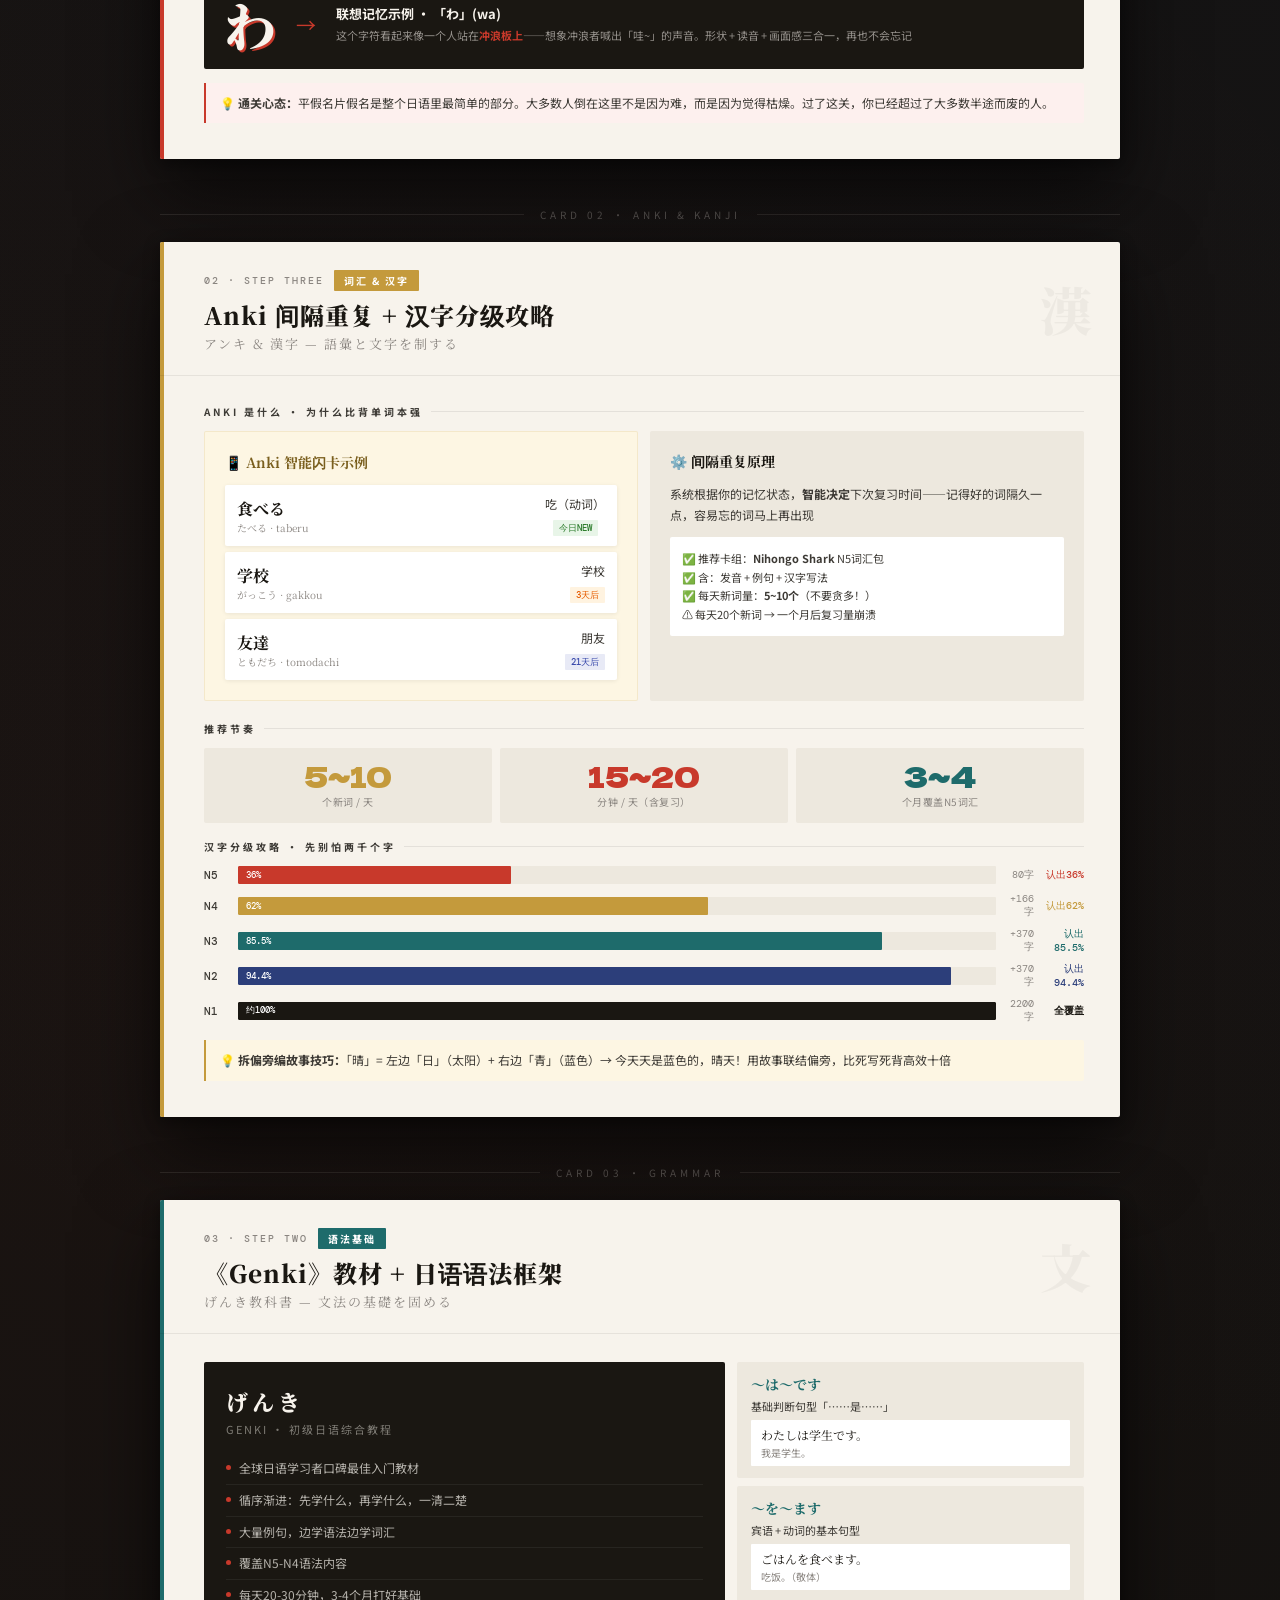
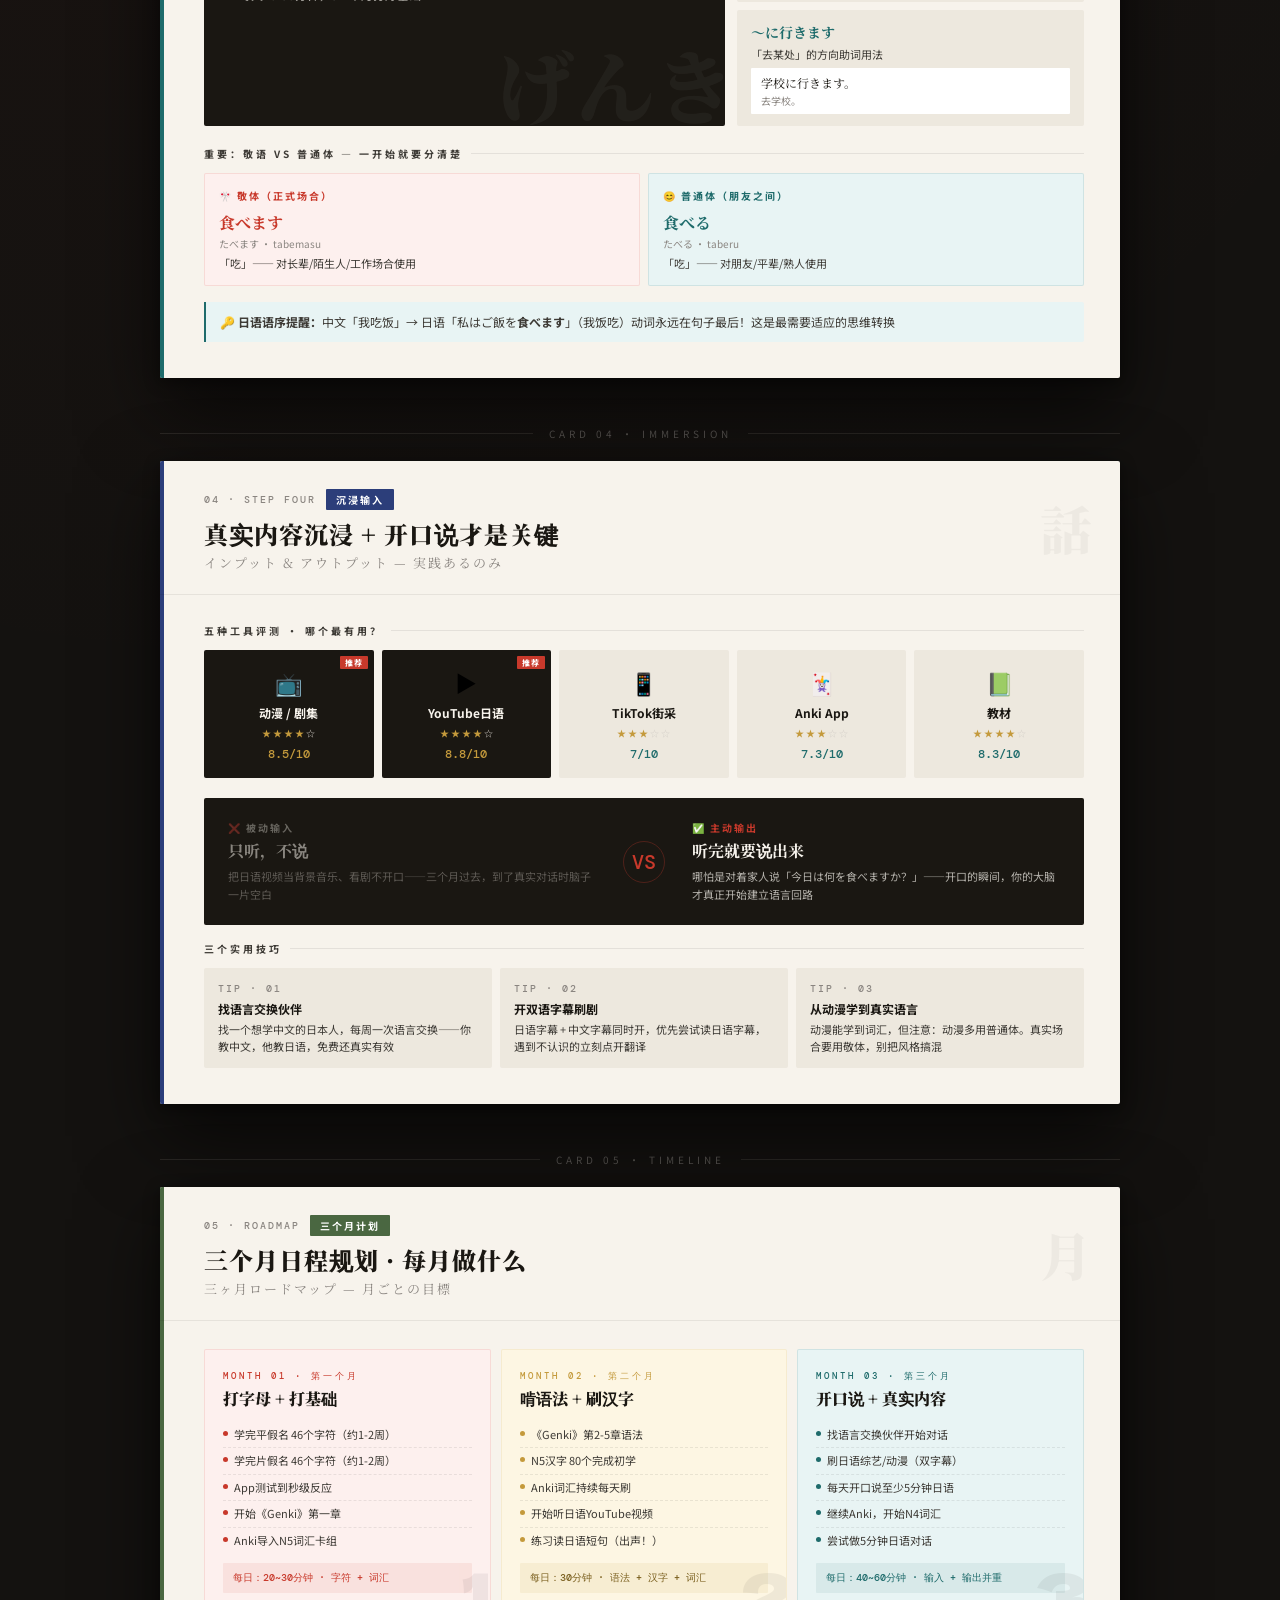
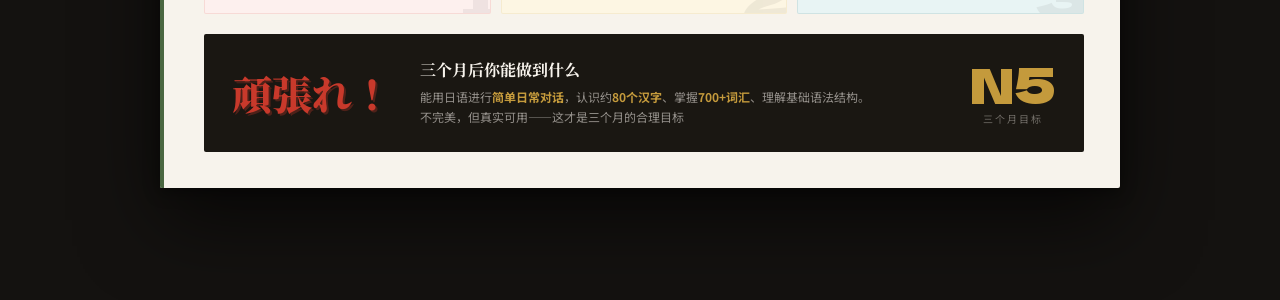
<file: public/language/日语学习法.html>
<!DOCTYPE html>
<html lang="zh-CN">
<head>
<meta charset="UTF-8">
<meta name="viewport" content="width=device-width, initial-scale=1.0">
<title>三个月日语速成法</title>
<link href="https://fonts.googleapis.com/css2?family=Noto+Serif+JP:wght@400;700;900&family=Noto+Sans+SC:wght@300;400;500;700;900&family=Dela+Gothic+One&family=DM+Mono:wght@400;500&display=swap" rel="stylesheet">
<style>
:root {
  --washi: #f7f3ec;
  --washi-dark: #ede8de;
  --ink: #1a1712;
  --ink-soft: #2e2b26;
  --red: #c8392b;
  --red-light: #e8503f;
  --red-pale: #fdf0ee;
  --gold: #c49a3c;
  --gold-pale: #fdf6e3;
  --teal: #1e6b6b;
  --teal-pale: #e8f4f4;
  --indigo: #2c3e7a;
  --indigo-pale: #eef0f9;
  --moss: #4a6741;
  --moss-pale: #eef4ec;
  --charcoal: #3d3a35;
  --gray: #8a8580;
  --gray-light: #d4cfc8;
}

* { box-sizing: border-box; margin: 0; padding: 0; }

body {
  background: #141210;
  background-image: 
    radial-gradient(circle at 20% 50%, rgba(200,57,43,0.04) 0%, transparent 50%),
    radial-gradient(circle at 80% 20%, rgba(44,62,122,0.05) 0%, transparent 50%);
  font-family: 'Noto Sans SC', sans-serif;
  padding: 48px 24px 80px;
  min-height: 100vh;
}

/* PAGE HEADER */
.site-header {
  text-align: center;
  margin-bottom: 64px;
}

.site-header-kana {
  font-family: 'Noto Serif JP', serif;
  font-size: 13px;
  letter-spacing: 8px;
  color: var(--red);
  opacity: 0.8;
  display: block;
  margin-bottom: 10px;
}

.site-header-title {
  font-family: 'Noto Serif JP', serif;
  font-size: 32px;
  font-weight: 900;
  color: var(--washi);
  letter-spacing: 4px;
  display: block;
}

.site-header-title em {
  color: var(--red);
  font-style: normal;
}

.site-header-sub {
  font-size: 12px;
  color: rgba(247,243,236,0.35);
  letter-spacing: 3px;
  display: block;
  margin-top: 10px;
  text-transform: uppercase;
}

/* SECTION DIVIDER */
.section-divider {
  display: flex;
  align-items: center;
  gap: 16px;
  margin: 48px 0 20px;
  max-width: 960px;
  margin-left: auto;
  margin-right: auto;
}

.section-divider-line {
  flex: 1;
  height: 1px;
  background: rgba(247,243,236,0.1);
}

.section-divider-label {
  font-size: 10px;
  letter-spacing: 4px;
  color: rgba(247,243,236,0.3);
  text-transform: uppercase;
  white-space: nowrap;
}

/* ===== CARD BASE ===== */
.card {
  max-width: 960px;
  margin: 0 auto 32px;
  background: var(--washi);
  border-radius: 2px;
  overflow: hidden;
  position: relative;
  box-shadow: 0 32px 80px rgba(0,0,0,0.6), 0 4px 16px rgba(0,0,0,0.4);
}

/* Red accent stripe */
.card::before {
  content: '';
  position: absolute;
  left: 0; top: 0; bottom: 0;
  width: 4px;
}

.card-red::before { background: var(--red); }
.card-gold::before { background: var(--gold); }
.card-teal::before { background: var(--teal); }
.card-indigo::before { background: var(--indigo); }
.card-moss::before { background: var(--moss); }

.card-header {
  padding: 28px 36px 22px 44px;
  border-bottom: 1px solid rgba(0,0,0,0.07);
  position: relative;
}

.card-eyebrow {
  display: flex;
  align-items: center;
  gap: 10px;
  margin-bottom: 8px;
}

.card-num {
  font-family: 'DM Mono', monospace;
  font-size: 10px;
  font-weight: 500;
  color: var(--gray);
  letter-spacing: 2px;
}

.card-tag {
  font-size: 10px;
  font-weight: 700;
  letter-spacing: 2px;
  padding: 3px 10px;
  border-radius: 1px;
  text-transform: uppercase;
}

.tag-red { background: var(--red); color: white; }
.tag-gold { background: var(--gold); color: white; }
.tag-teal { background: var(--teal); color: white; }
.tag-indigo { background: var(--indigo); color: white; }
.tag-moss { background: var(--moss); color: white; }

.card-title {
  font-family: 'Noto Serif JP', serif;
  font-size: 24px;
  font-weight: 900;
  color: var(--ink);
  letter-spacing: 1px;
  line-height: 1.3;
}

.card-title-jp {
  font-family: 'Noto Serif JP', serif;
  font-size: 13px;
  color: var(--gray);
  margin-top: 4px;
  letter-spacing: 2px;
}

/* Corner decoration */
.card-corner-jp {
  position: absolute;
  right: 28px;
  top: 50%;
  transform: translateY(-50%);
  font-family: 'Noto Serif JP', serif;
  font-size: 52px;
  font-weight: 900;
  color: rgba(0,0,0,0.04);
  line-height: 1;
  pointer-events: none;
  user-select: none;
}

.card-body {
  padding: 28px 36px 36px 44px;
}

/* ===== UTILS ===== */
.label-sm {
  font-size: 10px;
  font-weight: 700;
  letter-spacing: 3px;
  text-transform: uppercase;
  margin-bottom: 12px;
  display: flex;
  align-items: center;
  gap: 8px;
}

.label-sm::after {
  content: '';
  flex: 1;
  height: 1px;
  background: rgba(0,0,0,0.08);
}

.divider { height: 1px; background: rgba(0,0,0,0.06); margin: 20px 0; }

.note {
  border-left: 2px solid;
  padding: 10px 14px;
  border-radius: 0 2px 2px 0;
  font-size: 12px;
  line-height: 1.7;
  color: var(--charcoal);
  margin-top: 16px;
}

.note-red { border-color: var(--red); background: var(--red-pale); }
.note-gold { border-color: var(--gold); background: var(--gold-pale); }
.note-teal { border-color: var(--teal); background: var(--teal-pale); }
.note-indigo { border-color: var(--indigo); background: var(--indigo-pale); }
.note-moss { border-color: var(--moss); background: var(--moss-pale); }

.note strong { font-weight: 700; }

/* ===== CARD 00: 总览 ===== */
.overview-grid {
  display: grid;
  grid-template-columns: repeat(4, 1fr);
  gap: 10px;
  margin-bottom: 24px;
}

.phase-tile {
  border-radius: 2px;
  padding: 20px 16px;
  position: relative;
  overflow: hidden;
}

.phase-tile::after {
  content: attr(data-jp);
  position: absolute;
  bottom: -8px; right: -4px;
  font-family: 'Noto Serif JP', serif;
  font-size: 48px;
  font-weight: 900;
  opacity: 0.06;
  line-height: 1;
  pointer-events: none;
}

.phase-tile-0 { background: var(--ink); }
.phase-tile-1 { background: var(--red-pale); border: 1.5px solid rgba(200,57,43,0.15); }
.phase-tile-2 { background: var(--gold-pale); border: 1.5px solid rgba(196,154,60,0.15); }
.phase-tile-3 { background: var(--teal-pale); border: 1.5px solid rgba(30,107,107,0.15); }
.phase-tile-4 { background: var(--indigo-pale); border: 1.5px solid rgba(44,62,122,0.15); }

.phase-step {
  font-family: 'DM Mono', monospace;
  font-size: 9px;
  font-weight: 500;
  letter-spacing: 2px;
  margin-bottom: 8px;
}

.phase-tile-0 .phase-step { color: rgba(255,255,255,0.4); }
.phase-tile-1 .phase-step { color: var(--red); }
.phase-tile-2 .phase-step { color: var(--gold); }
.phase-tile-3 .phase-step { color: var(--teal); }
.phase-tile-4 .phase-step { color: var(--indigo); }

.phase-icon { font-size: 24px; margin-bottom: 8px; display: block; }

.phase-name {
  font-family: 'Noto Serif JP', serif;
  font-size: 15px;
  font-weight: 700;
  margin-bottom: 6px;
  line-height: 1.3;
}

.phase-tile-0 .phase-name { color: var(--washi); }
.phase-tile-1 .phase-name { color: var(--red); }
.phase-tile-2 .phase-name { color: #7a5f1e; }
.phase-tile-3 .phase-name { color: var(--teal); }
.phase-tile-4 .phase-name { color: var(--indigo); }

.phase-desc {
  font-size: 11px;
  line-height: 1.6;
  color: var(--charcoal);
}

.phase-tile-0 .phase-desc { color: rgba(255,255,255,0.55); }

.phase-tools {
  margin-top: 10px;
  display: flex;
  flex-wrap: wrap;
  gap: 4px;
}

.phase-tool-chip {
  font-size: 9px;
  font-weight: 700;
  padding: 2px 7px;
  border-radius: 1px;
  letter-spacing: 0.5px;
}

.phase-tile-1 .phase-tool-chip { background: rgba(200,57,43,0.12); color: var(--red); }
.phase-tile-2 .phase-tool-chip { background: rgba(196,154,60,0.15); color: #7a5f1e; }
.phase-tile-3 .phase-tool-chip { background: rgba(30,107,107,0.12); color: var(--teal); }
.phase-tile-4 .phase-tool-chip { background: rgba(44,62,122,0.12); color: var(--indigo); }

.overview-banner {
  background: var(--ink);
  border-radius: 2px;
  padding: 18px 24px;
  display: grid;
  grid-template-columns: 1fr 1fr 1fr;
  gap: 1px;
  background-color: var(--gray-light);
}

.overview-stat {
  background: var(--ink);
  padding: 16px 20px;
  text-align: center;
}

.overview-stat:first-child { border-radius: 2px 0 0 2px; }
.overview-stat:last-child { border-radius: 0 2px 2px 0; }

.overview-stat-num {
  font-family: 'Dela Gothic One', sans-serif;
  font-size: 36px;
  color: var(--red);
  display: block;
  line-height: 1;
  margin-bottom: 4px;
}

.overview-stat-label {
  font-size: 11px;
  color: rgba(247,243,236,0.5);
  letter-spacing: 1px;
}

/* ===== CARD 01: 假名 ===== */
.kana-split {
  display: grid;
  grid-template-columns: 1fr 1fr;
  gap: 12px;
  margin-bottom: 20px;
}

.kana-block {
  border-radius: 2px;
  padding: 20px;
  position: relative;
}

.kana-block-hira { background: var(--red-pale); border: 1.5px solid rgba(200,57,43,0.12); }
.kana-block-kata { background: var(--indigo-pale); border: 1.5px solid rgba(44,62,122,0.12); }

.kana-block-title {
  font-family: 'Noto Serif JP', serif;
  font-size: 13px;
  font-weight: 700;
  margin-bottom: 4px;
}

.kana-block-hira .kana-block-title { color: var(--red); }
.kana-block-kata .kana-block-title { color: var(--indigo); }

.kana-sample-row {
  display: flex;
  gap: 6px;
  flex-wrap: wrap;
  margin: 10px 0;
}

.kana-char {
  font-family: 'Noto Serif JP', serif;
  font-size: 20px;
  font-weight: 700;
  width: 36px;
  height: 36px;
  display: flex;
  align-items: center;
  justify-content: center;
  border-radius: 2px;
}

.kana-char-hira { background: rgba(200,57,43,0.1); color: var(--red); }
.kana-char-kata { background: rgba(44,62,122,0.1); color: var(--indigo); }

.kana-count-badge {
  font-family: 'DM Mono', monospace;
  font-size: 28px;
  font-weight: 500;
  line-height: 1;
  display: block;
  margin-top: 8px;
}

.kana-block-hira .kana-count-badge { color: var(--red); }
.kana-block-kata .kana-count-badge { color: var(--indigo); }

.kana-count-sub { font-size: 10px; color: var(--gray); letter-spacing: 1px; }

.kana-method-row {
  display: grid;
  grid-template-columns: repeat(3, 1fr);
  gap: 8px;
  margin-bottom: 16px;
}

.kana-method-card {
  background: var(--washi-dark);
  border-radius: 2px;
  padding: 14px 12px;
  text-align: center;
}

.kana-method-icon { font-size: 20px; display: block; margin-bottom: 6px; }

.kana-method-title {
  font-size: 12px;
  font-weight: 700;
  color: var(--ink);
  margin-bottom: 4px;
}

.kana-method-desc { font-size: 10px; color: var(--gray); line-height: 1.5; }

.kana-mnemonic-box {
  background: var(--ink);
  border-radius: 2px;
  padding: 18px 20px;
  display: flex;
  align-items: center;
  gap: 20px;
}

.kana-mnemonic-char {
  font-family: 'Noto Serif JP', serif;
  font-size: 52px;
  font-weight: 900;
  color: var(--washi);
  flex-shrink: 0;
  line-height: 1;
  text-shadow: 2px 2px 0 var(--red);
}

.kana-mnemonic-arrow {
  font-size: 20px;
  color: var(--red);
  flex-shrink: 0;
}

.kana-mnemonic-text { flex: 1; }

.kana-mnemonic-title {
  font-size: 13px;
  font-weight: 700;
  color: var(--washi);
  margin-bottom: 4px;
}

.kana-mnemonic-desc {
  font-size: 11px;
  color: rgba(247,243,236,0.55);
  line-height: 1.6;
}

.kana-mnemonic-desc em { color: var(--red); font-style: normal; font-weight: 700; }

/* ===== CARD 02: Anki ===== */
.anki-split {
  display: grid;
  grid-template-columns: 1fr 1fr;
  gap: 12px;
  margin-bottom: 20px;
}

.anki-side {
  border-radius: 2px;
  padding: 20px;
}

.anki-side-a { background: var(--gold-pale); border: 1.5px solid rgba(196,154,60,0.15); }
.anki-side-b { background: var(--washi-dark); }

.anki-side-title {
  font-family: 'Noto Serif JP', serif;
  font-size: 14px;
  font-weight: 700;
  margin-bottom: 12px;
}

.anki-side-a .anki-side-title { color: #7a5f1e; }
.anki-side-b .anki-side-title { color: var(--ink); }

.vocab-cards-mini {
  display: flex;
  flex-direction: column;
  gap: 6px;
}

.vocab-card-mini {
  background: white;
  border-radius: 2px;
  padding: 10px 12px;
  display: flex;
  justify-content: space-between;
  align-items: center;
  box-shadow: 0 1px 4px rgba(0,0,0,0.08);
}

.vocab-jp {
  font-family: 'Noto Serif JP', serif;
  font-size: 16px;
  font-weight: 700;
  color: var(--ink);
}

.vocab-reading {
  font-size: 10px;
  color: var(--gray);
  font-family: 'Noto Serif JP', serif;
}

.vocab-zh {
  font-size: 12px;
  color: var(--charcoal);
  text-align: right;
}

.vocab-interval {
  font-family: 'DM Mono', monospace;
  font-size: 9px;
  padding: 2px 6px;
  border-radius: 1px;
  font-weight: 500;
  margin-left: 8px;
}

.interval-new { background: #e8f5e8; color: #2d7d2d; }
.interval-soon { background: #fff3e0; color: #e65c00; }
.interval-done { background: #e8eaf6; color: #3949ab; }

.anki-pace-row {
  display: grid;
  grid-template-columns: repeat(3, 1fr);
  gap: 8px;
  margin-bottom: 16px;
}

.pace-tile {
  text-align: center;
  padding: 14px 8px;
  border-radius: 2px;
  background: var(--washi-dark);
}

.pace-num {
  font-family: 'Dela Gothic One', sans-serif;
  font-size: 28px;
  display: block;
  line-height: 1;
  margin-bottom: 4px;
}

.pace-num-gold { color: var(--gold); }
.pace-num-red { color: var(--red); }
.pace-num-teal { color: var(--teal); }

.pace-label { font-size: 10px; color: var(--gray); letter-spacing: 0.5px; }

/* Kanji level bars */
.kanji-levels {
  display: flex;
  flex-direction: column;
  gap: 8px;
  margin-bottom: 16px;
}

.kanji-level-row {
  display: flex;
  align-items: center;
  gap: 10px;
}

.kanji-level-tag {
  font-family: 'DM Mono', monospace;
  font-size: 11px;
  font-weight: 500;
  width: 24px;
  flex-shrink: 0;
  color: var(--charcoal);
}

.kanji-level-bar-track {
  flex: 1;
  height: 18px;
  background: var(--washi-dark);
  border-radius: 1px;
  overflow: hidden;
  position: relative;
}

.kanji-level-bar-fill {
  height: 100%;
  border-radius: 1px;
  display: flex;
  align-items: center;
  padding-left: 8px;
  font-family: 'DM Mono', monospace;
  font-size: 9px;
  font-weight: 500;
  color: white;
  transition: width 0.3s ease;
}

.kanji-count {
  font-family: 'DM Mono', monospace;
  font-size: 10px;
  color: var(--gray);
  width: 28px;
  text-align: right;
  flex-shrink: 0;
}

.kanji-pct {
  font-family: 'DM Mono', monospace;
  font-size: 10px;
  font-weight: 500;
  width: 40px;
  text-align: right;
  flex-shrink: 0;
}

/* ===== CARD 03: 教材+语法 ===== */
.grammar-split {
  display: grid;
  grid-template-columns: 3fr 2fr;
  gap: 12px;
  margin-bottom: 20px;
}

.genki-card {
  background: var(--ink);
  border-radius: 2px;
  padding: 24px 22px;
  position: relative;
  overflow: hidden;
}

.genki-card::before {
  content: 'げんき';
  position: absolute;
  right: -10px;
  bottom: -15px;
  font-family: 'Noto Serif JP', serif;
  font-size: 80px;
  font-weight: 900;
  color: rgba(255,255,255,0.04);
  pointer-events: none;
}

.genki-title {
  font-family: 'Noto Serif JP', serif;
  font-size: 22px;
  font-weight: 900;
  color: var(--washi);
  letter-spacing: 4px;
  margin-bottom: 4px;
}

.genki-subtitle {
  font-size: 11px;
  color: rgba(247,243,236,0.45);
  letter-spacing: 2px;
  margin-bottom: 16px;
}

.genki-features { list-style: none; }

.genki-feature {
  font-size: 12px;
  color: rgba(247,243,236,0.7);
  padding: 7px 0;
  border-bottom: 1px solid rgba(255,255,255,0.06);
  display: flex;
  gap: 8px;
  line-height: 1.4;
}

.genki-feature:last-child { border-bottom: none; }

.genki-feature-dot {
  width: 5px;
  height: 5px;
  background: var(--red);
  border-radius: 50%;
  flex-shrink: 0;
  margin-top: 5px;
}

.grammar-points {
  display: flex;
  flex-direction: column;
  gap: 8px;
}

.grammar-point-card {
  background: var(--washi-dark);
  border-radius: 2px;
  padding: 12px 14px;
}

.grammar-point-jp {
  font-family: 'Noto Serif JP', serif;
  font-size: 14px;
  font-weight: 700;
  color: var(--teal);
  margin-bottom: 4px;
}

.grammar-point-zh {
  font-size: 11px;
  color: var(--charcoal);
  margin-bottom: 6px;
}

.grammar-example {
  background: white;
  border-radius: 1px;
  padding: 6px 10px;
}

.grammar-example-jp {
  font-family: 'Noto Serif JP', serif;
  font-size: 12px;
  color: var(--ink);
}

.grammar-example-zh { font-size: 10px; color: var(--gray); margin-top: 2px; }

.grammar-vs-box {
  display: grid;
  grid-template-columns: 1fr 1fr;
  gap: 8px;
  margin-bottom: 16px;
}

.vs-card {
  border-radius: 2px;
  padding: 14px;
}

.vs-card-polite { background: var(--red-pale); border: 1.5px solid rgba(200,57,43,0.12); }
.vs-card-casual { background: var(--teal-pale); border: 1.5px solid rgba(30,107,107,0.12); }

.vs-card-label {
  font-size: 10px;
  font-weight: 700;
  letter-spacing: 2px;
  text-transform: uppercase;
  margin-bottom: 8px;
}

.vs-card-polite .vs-card-label { color: var(--red); }
.vs-card-casual .vs-card-label { color: var(--teal); }

.vs-example {
  font-family: 'Noto Serif JP', serif;
  font-size: 16px;
  font-weight: 700;
  display: block;
  margin-bottom: 2px;
}

.vs-card-polite .vs-example { color: var(--red); }
.vs-card-casual .vs-example { color: var(--teal); }

.vs-reading { font-size: 10px; color: var(--gray); }
.vs-meaning { font-size: 11px; color: var(--charcoal); margin-top: 4px; }

/* ===== CARD 04: 沉浸输入 ===== */
.immersion-grid {
  display: grid;
  grid-template-columns: repeat(5, 1fr);
  gap: 8px;
  margin-bottom: 20px;
}

.immersion-tool {
  background: var(--washi-dark);
  border-radius: 2px;
  padding: 16px 10px;
  text-align: center;
  position: relative;
  overflow: hidden;
}

.immersion-tool.top-pick {
  background: var(--ink);
}

.immersion-tool-icon { font-size: 22px; display: block; margin-bottom: 6px; }

.immersion-tool-name {
  font-size: 12px;
  font-weight: 700;
  margin-bottom: 4px;
}

.immersion-tool .immersion-tool-name { color: var(--ink); }
.immersion-tool.top-pick .immersion-tool-name { color: var(--washi); }

.immersion-rating {
  display: flex;
  justify-content: center;
  gap: 2px;
  margin: 6px 0;
}

.star { font-size: 9px; color: var(--gold); }
.star-empty { font-size: 9px; color: var(--gray-light); }

.immersion-score {
  font-family: 'DM Mono', monospace;
  font-size: 12px;
  font-weight: 500;
}

.immersion-tool .immersion-score { color: var(--teal); }
.immersion-tool.top-pick .immersion-score { color: var(--gold); }

.immersion-badge {
  position: absolute;
  top: 6px; right: 6px;
  font-size: 8px;
  font-weight: 700;
  background: var(--red);
  color: white;
  padding: 1px 5px;
  border-radius: 1px;
  letter-spacing: 1px;
}

.speak-vs-box {
  background: var(--ink);
  border-radius: 2px;
  padding: 22px 24px;
  display: grid;
  grid-template-columns: 1fr auto 1fr;
  gap: 0;
  align-items: center;
  margin-bottom: 16px;
}

.speak-side {
  padding: 0 20px;
}

.speak-side:first-child { padding-left: 0; }
.speak-side:last-child { padding-right: 0; }

.speak-type {
  font-size: 10px;
  font-weight: 700;
  letter-spacing: 2px;
  text-transform: uppercase;
  margin-bottom: 6px;
}

.speak-passive .speak-type { color: rgba(247,243,236,0.35); }
.speak-active .speak-type { color: var(--red); }

.speak-title {
  font-family: 'Noto Serif JP', serif;
  font-size: 16px;
  font-weight: 700;
  margin-bottom: 6px;
  line-height: 1.3;
}

.speak-passive .speak-title { color: rgba(247,243,236,0.5); }
.speak-active .speak-title { color: var(--washi); }

.speak-desc {
  font-size: 11px;
  line-height: 1.6;
}

.speak-passive .speak-desc { color: rgba(247,243,236,0.3); }
.speak-active .speak-desc { color: rgba(247,243,236,0.7); }

.speak-vs-divider {
  font-family: 'DM Mono', monospace;
  font-size: 20px;
  font-weight: 500;
  color: var(--red);
  padding: 0 16px;
  position: relative;
}

.speak-vs-divider::before {
  content: '';
  position: absolute;
  top: 50%; left: 50%;
  transform: translate(-50%, -50%);
  width: 40px; height: 40px;
  border: 1px solid rgba(200,57,43,0.3);
  border-radius: 50%;
}

.immersion-tips {
  display: grid;
  grid-template-columns: repeat(3, 1fr);
  gap: 8px;
}

.immersion-tip {
  background: var(--washi-dark);
  border-radius: 2px;
  padding: 14px;
}

.immersion-tip-num {
  font-family: 'DM Mono', monospace;
  font-size: 10px;
  font-weight: 500;
  color: var(--gray);
  letter-spacing: 2px;
  margin-bottom: 6px;
}

.immersion-tip-title {
  font-size: 12px;
  font-weight: 700;
  color: var(--ink);
  margin-bottom: 4px;
  line-height: 1.3;
}

.immersion-tip-desc {
  font-size: 11px;
  color: var(--charcoal);
  line-height: 1.5;
}

/* ===== CARD 05: 时间线 ===== */
.timeline-months {
  display: grid;
  grid-template-columns: repeat(3, 1fr);
  gap: 10px;
  margin-bottom: 20px;
}

.month-card {
  border-radius: 2px;
  padding: 20px 18px;
  position: relative;
  overflow: hidden;
}

.month-card::after {
  content: attr(data-month);
  position: absolute;
  right: -8px; bottom: -12px;
  font-family: 'Dela Gothic One', sans-serif;
  font-size: 64px;
  opacity: 0.06;
  line-height: 1;
  pointer-events: none;
  color: var(--ink);
}

.month-card-1 { background: var(--red-pale); border: 1.5px solid rgba(200,57,43,0.12); }
.month-card-2 { background: var(--gold-pale); border: 1.5px solid rgba(196,154,60,0.12); }
.month-card-3 { background: var(--teal-pale); border: 1.5px solid rgba(30,107,107,0.12); }

.month-label {
  font-family: 'DM Mono', monospace;
  font-size: 9px;
  letter-spacing: 3px;
  font-weight: 500;
  margin-bottom: 6px;
}

.month-card-1 .month-label { color: var(--red); }
.month-card-2 .month-label { color: var(--gold); }
.month-card-3 .month-label { color: var(--teal); }

.month-title {
  font-family: 'Noto Serif JP', serif;
  font-size: 16px;
  font-weight: 900;
  margin-bottom: 12px;
  line-height: 1.3;
  color: var(--ink);
}

.month-tasks { list-style: none; }

.month-task {
  font-size: 11px;
  color: var(--charcoal);
  padding: 5px 0;
  border-bottom: 1px dashed rgba(0,0,0,0.08);
  display: flex;
  gap: 6px;
  line-height: 1.4;
  align-items: flex-start;
}

.month-task:last-child { border-bottom: none; }

.month-task-dot {
  width: 5px;
  height: 5px;
  border-radius: 50%;
  flex-shrink: 0;
  margin-top: 4px;
}

.month-card-1 .month-task-dot { background: var(--red); }
.month-card-2 .month-task-dot { background: var(--gold); }
.month-card-3 .month-task-dot { background: var(--teal); }

.month-daily {
  margin-top: 10px;
  padding: 8px 10px;
  border-radius: 1px;
  font-family: 'DM Mono', monospace;
  font-size: 10px;
  font-weight: 500;
}

.month-card-1 .month-daily { background: rgba(200,57,43,0.08); color: var(--red); }
.month-card-2 .month-daily { background: rgba(196,154,60,0.1); color: #7a5f1e; }
.month-card-3 .month-daily { background: rgba(30,107,107,0.08); color: var(--teal); }

.final-banner {
  background: var(--ink);
  border-radius: 2px;
  padding: 24px 28px;
  display: flex;
  align-items: center;
  gap: 28px;
}

.final-banner-jp {
  font-family: 'Noto Serif JP', serif;
  font-size: 40px;
  font-weight: 900;
  color: var(--red);
  line-height: 1;
  flex-shrink: 0;
  text-shadow: 2px 2px 0 rgba(200,57,43,0.3);
}

.final-banner-content { flex: 1; }

.final-banner-title {
  font-family: 'Noto Serif JP', serif;
  font-size: 16px;
  font-weight: 700;
  color: var(--washi);
  margin-bottom: 6px;
}

.final-banner-desc {
  font-size: 12px;
  color: rgba(247,243,236,0.55);
  line-height: 1.7;
}

.final-banner-desc em { color: var(--gold); font-style: normal; font-weight: 700; }

.final-banner-stat {
  flex-shrink: 0;
  text-align: center;
}

.final-banner-stat-num {
  font-family: 'Dela Gothic One', sans-serif;
  font-size: 48px;
  color: var(--gold);
  display: block;
  line-height: 1;
}

.final-banner-stat-label {
  font-size: 10px;
  color: rgba(247,243,236,0.4);
  letter-spacing: 2px;
  display: block;
  margin-top: 4px;
}
/* ===== Unified Responsive Layer ===== */
@media (max-width: 600px) {
  body { padding: 20px 12px 40px; }
  .site-header { margin-bottom: 28px; }
  .site-header-title { font-size: 24px; letter-spacing: 2px; }
  .site-header-kana { letter-spacing: 4px; }
  .card { margin-bottom: 18px; }
  .card-header, .card-body { padding: 16px !important; }
  .card-corner-jp { display: none; }
  .card-title { font-size: 19px; }
}

@media (min-width: 601px) and (max-width: 1024px) {
  body { padding: 28px 16px 56px; }
  .card, .section-divider { max-width: 940px; }
  .card-header, .card-body { padding-left: 28px; padding-right: 24px; }
}

@media (min-width: 1440px) {
  .card, .section-divider { max-width: 1120px; }
  .site-header-title { font-size: 40px; }
}
</style>
<link rel="stylesheet" href="shared-responsive.css">
</head>
<body>

<header class="site-header">
  <span class="site-header-kana">日本語学習 · 三ヶ月チャレンジ</span>
  <span class="site-header-title">三个月<em>日语速成</em>完整路线图</span>
  <span class="site-header-sub">Japanese Learning Roadmap · Video Reference Cards</span>
</header>

<!-- ===== CARD 00: 总览 ===== -->
<div class="section-divider"><div class="section-divider-line"></div><span class="section-divider-label">Card 00 · Overview</span><div class="section-divider-line"></div></div>
<div class="card card-red">
  <div class="card-header">
    <div class="card-eyebrow">
      <span class="card-num">00 · OVERVIEW</span>
      <span class="card-tag tag-red">全局框架</span>
    </div>
    <div class="card-title">从零开始，三个月打通日语</div>
    <div class="card-title-jp">ゼロから三ヶ月で日本語をマスター</div>
    <div class="card-corner-jp">始</div>
  </div>
  <div class="card-body">
    <div class="overview-grid">
      <div class="phase-tile phase-tile-0" data-jp="前">
        <div class="phase-step">BEFORE · 开始前</div>
        <span class="phase-icon">🧠</span>
        <div class="phase-name" style="color:rgba(247,243,236,0.9)">核心心态</div>
        <div class="phase-desc">把一座大山切成四块——每一步都有明确目标，不要同时做所有事</div>
      </div>
      <div class="phase-tile phase-tile-1" data-jp="字">
        <div class="phase-step">STEP 01 · 第一步</div>
        <span class="phase-icon">🔤</span>
        <div class="phase-name">学会字母表</div>
        <div class="phase-desc">平假名 + 片假名，共92个字符。这是整个日语里最简单的部分</div>
        <div class="phase-tools">
          <span class="phase-tool-chip">联想记忆法</span>
          <span class="phase-tool-chip">Kana App</span>
        </div>
      </div>
      <div class="phase-tile phase-tile-2" data-jp="基">
        <div class="phase-step">STEP 02 · 第二步</div>
        <span class="phase-icon">📗</span>
        <div class="phase-name">教材打基础</div>
        <div class="phase-desc">用《Genki》建立语法框架，每天20-30分钟，3-4个月搞定N5</div>
        <div class="phase-tools">
          <span class="phase-tool-chip">Genki教材</span>
          <span class="phase-tool-chip">语法学习</span>
        </div>
      </div>
      <div class="phase-tile phase-tile-3" data-jp="詞">
        <div class="phase-step">STEP 03 · 第三步</div>
        <span class="phase-icon">🃏</span>
        <div class="phase-name">Anki刷词汇</div>
        <div class="phase-desc">间隔重复系统，N5词汇 + 100个汉字，每天5-10个新词不贪多</div>
        <div class="phase-tools">
          <span class="phase-tool-chip">Anki App</span>
          <span class="phase-tool-chip">N5卡组</span>
        </div>
      </div>
      <div class="phase-tile phase-tile-4" data-jp="話">
        <div class="phase-step">STEP 04 · 第四步</div>
        <span class="phase-icon">🎌</span>
        <div class="phase-name">真实内容沉浸</div>
        <div class="phase-desc">刷动漫、看综艺、听播客——但必须开口说，被动输入不够</div>
        <div class="phase-tools">
          <span class="phase-tool-chip">动漫/剧集</span>
          <span class="phase-tool-chip">语言伙伴</span>
        </div>
      </div>
    </div>
    <div class="overview-banner">
      <div class="overview-stat">
        <span class="overview-stat-num">3</span>
        <span class="overview-stat-label">个月达到对话能力</span>
      </div>
      <div class="overview-stat">
        <span class="overview-stat-num">20~30</span>
        <span class="overview-stat-label">分钟 / 每日最低投入</span>
      </div>
      <div class="overview-stat">
        <span class="overview-stat-num">N5</span>
        <span class="overview-stat-label">基础目标：700词 100汉字</span>
      </div>
    </div>
  </div>
</div>

<!-- ===== CARD 01: 假名 ===== -->
<div class="section-divider"><div class="section-divider-line"></div><span class="section-divider-label">Card 01 · Kana</span><div class="section-divider-line"></div></div>
<div class="card card-red">
  <div class="card-header">
    <div class="card-eyebrow">
      <span class="card-num">01 · STEP ONE</span>
      <span class="card-tag tag-red">第一步</span>
    </div>
    <div class="card-title">学会平假名 + 片假名</div>
    <div class="card-title-jp">ひらがな & カタカナ — 日语字母表</div>
    <div class="card-corner-jp">字</div>
  </div>
  <div class="card-body">
    <div class="kana-split">
      <div class="kana-block kana-block-hira">
        <div class="kana-block-title">ひらがな · 平假名</div>
        <div class="kana-sample-row">
          <div class="kana-char kana-char-hira">あ</div>
          <div class="kana-char kana-char-hira">い</div>
          <div class="kana-char kana-char-hira">う</div>
          <div class="kana-char kana-char-hira">え</div>
          <div class="kana-char kana-char-hira">お</div>
          <div class="kana-char kana-char-hira">か</div>
          <div class="kana-char kana-char-hira">き</div>
          <div class="kana-char kana-char-hira">く</div>
        </div>
        <span class="kana-count-badge">46</span>
        <span class="kana-count-sub">个字符 · 动词变位/语法</span>
      </div>
      <div class="kana-block kana-block-kata">
        <div class="kana-block-title">カタカナ · 片假名</div>
        <div class="kana-sample-row">
          <div class="kana-char kana-char-kata">ア</div>
          <div class="kana-char kana-char-kata">イ</div>
          <div class="kana-char kana-char-kata">ウ</div>
          <div class="kana-char kana-char-kata">エ</div>
          <div class="kana-char kana-char-kata">オ</div>
          <div class="kana-char kana-char-kata">カ</div>
          <div class="kana-char kana-char-kata">キ</div>
          <div class="kana-char kana-char-kata">ク</div>
        </div>
        <span class="kana-count-badge">46</span>
        <span class="kana-count-sub">个字符 · 外来语/拟声词</span>
      </div>
    </div>

    <div class="label-sm" style="color:var(--charcoal)">三步学习法</div>
    <div class="kana-method-row">
      <div class="kana-method-card">
        <span class="kana-method-icon">🎬</span>
        <div class="kana-method-title">看联想视频</div>
        <div class="kana-method-desc">每个字符配一个形象联想，让发音和字形绑定</div>
      </div>
      <div class="kana-method-card">
        <span class="kana-method-icon">✍️</span>
        <div class="kana-method-title">练习笔顺</div>
        <div class="kana-method-desc">日语笔顺有规范，写对了有助于记忆和辨认</div>
      </div>
      <div class="kana-method-card">
        <span class="kana-method-icon">📱</span>
        <div class="kana-method-title">App测试</div>
        <div class="kana-method-desc">「看到就认出」≠ 「学会了」，要用App反复测到0.5秒反应</div>
      </div>
    </div>

    <div class="kana-mnemonic-box">
      <div class="kana-mnemonic-char">わ</div>
      <div class="kana-mnemonic-arrow">→</div>
      <div class="kana-mnemonic-text">
        <div class="kana-mnemonic-title">联想记忆示例 · 「わ」(wa)</div>
        <div class="kana-mnemonic-desc">这个字符看起来像一个人站在<em>冲浪板上</em>——想象冲浪者喊出「哇~」的声音。形状 + 读音 + 画面感三合一，再也不会忘记</div>
      </div>
    </div>

    <div class="note note-red" style="margin-top:14px">
      💡 <strong>通关心态：</strong>平假名片假名是整个日语里最简单的部分。大多数人倒在这里不是因为难，而是因为觉得枯燥。过了这关，你已经超过了大多数半途而废的人。
    </div>
  </div>
</div>

<!-- ===== CARD 02: Anki + 汉字 ===== -->
<div class="section-divider"><div class="section-divider-line"></div><span class="section-divider-label">Card 02 · Anki & Kanji</span><div class="section-divider-line"></div></div>
<div class="card card-gold">
  <div class="card-header">
    <div class="card-eyebrow">
      <span class="card-num">02 · STEP THREE</span>
      <span class="card-tag tag-gold">词汇 & 汉字</span>
    </div>
    <div class="card-title">Anki 间隔重复 + 汉字分级攻略</div>
    <div class="card-title-jp">アンキ & 漢字 — 語彙と文字を制する</div>
    <div class="card-corner-jp">漢</div>
  </div>
  <div class="card-body">
    <div class="label-sm" style="color:var(--charcoal)">Anki 是什么 · 为什么比背单词本强</div>
    <div class="anki-split">
      <div class="anki-side anki-side-a">
        <div class="anki-side-title">📱 Anki 智能闪卡示例</div>
        <div class="vocab-cards-mini">
          <div class="vocab-card-mini">
            <div>
              <div class="vocab-jp">食べる</div>
              <div class="vocab-reading">たべる · taberu</div>
            </div>
            <div>
              <div class="vocab-zh">吃（动词）</div>
              <span class="vocab-interval interval-new">今日NEW</span>
            </div>
          </div>
          <div class="vocab-card-mini">
            <div>
              <div class="vocab-jp">学校</div>
              <div class="vocab-reading">がっこう · gakkou</div>
            </div>
            <div>
              <div class="vocab-zh">学校</div>
              <span class="vocab-interval interval-soon">3天后</span>
            </div>
          </div>
          <div class="vocab-card-mini">
            <div>
              <div class="vocab-jp">友達</div>
              <div class="vocab-reading">ともだち · tomodachi</div>
            </div>
            <div>
              <div class="vocab-zh">朋友</div>
              <span class="vocab-interval interval-done">21天后</span>
            </div>
          </div>
        </div>
      </div>
      <div class="anki-side anki-side-b">
        <div class="anki-side-title">⚙️ 间隔重复原理</div>
        <p style="font-size:12px; color:var(--charcoal); line-height:1.7; margin-bottom:12px">系统根据你的记忆状态，<strong>智能决定</strong>下次复习时间——记得好的词隔久一点，容易忘的词马上再出现</p>
        <div style="background:white; border-radius:2px; padding:12px; font-size:11px; color:var(--charcoal); line-height:1.7">
          ✅ 推荐卡组：<strong>Nihongo Shark</strong> N5词汇包<br>
          ✅ 含：发音 + 例句 + 汉字写法<br>
          ✅ 每天新词量：<strong>5~10个</strong>（不要贪多！）<br>
          ⚠️ 每天20个新词 → 一个月后复习量崩溃
        </div>
      </div>
    </div>

    <div class="label-sm" style="color:var(--charcoal)">推荐节奏</div>
    <div class="anki-pace-row">
      <div class="pace-tile">
        <span class="pace-num pace-num-gold">5~10</span>
        <div class="pace-label">个新词 / 天</div>
      </div>
      <div class="pace-tile">
        <span class="pace-num pace-num-red">15~20</span>
        <div class="pace-label">分钟 / 天（含复习）</div>
      </div>
      <div class="pace-tile">
        <span class="pace-num pace-num-teal">3~4</span>
        <div class="pace-label">个月覆盖N5词汇</div>
      </div>
    </div>

    <div class="label-sm" style="color:var(--charcoal)">汉字分级攻略 · 先别怕两千个字</div>
    <div class="kanji-levels">
      <div class="kanji-level-row">
        <span class="kanji-level-tag">N5</span>
        <div class="kanji-level-bar-track">
          <div class="kanji-level-bar-fill" style="width:36%; background:var(--red)">36%</div>
        </div>
        <span class="kanji-count">80字</span>
        <span class="kanji-pct" style="color:var(--red)">认出36%</span>
      </div>
      <div class="kanji-level-row">
        <span class="kanji-level-tag">N4</span>
        <div class="kanji-level-bar-track">
          <div class="kanji-level-bar-fill" style="width:62%; background:var(--gold)">62%</div>
        </div>
        <span class="kanji-count">+166字</span>
        <span class="kanji-pct" style="color:var(--gold)">认出62%</span>
      </div>
      <div class="kanji-level-row">
        <span class="kanji-level-tag">N3</span>
        <div class="kanji-level-bar-track">
          <div class="kanji-level-bar-fill" style="width:85%; background:var(--teal)">85.5%</div>
        </div>
        <span class="kanji-count">+370字</span>
        <span class="kanji-pct" style="color:var(--teal)">认出85.5%</span>
      </div>
      <div class="kanji-level-row">
        <span class="kanji-level-tag">N2</span>
        <div class="kanji-level-bar-track">
          <div class="kanji-level-bar-fill" style="width:94%; background:var(--indigo)">94.4%</div>
        </div>
        <span class="kanji-count">+370字</span>
        <span class="kanji-pct" style="color:var(--indigo)">认出94.4%</span>
      </div>
      <div class="kanji-level-row">
        <span class="kanji-level-tag">N1</span>
        <div class="kanji-level-bar-track">
          <div class="kanji-level-bar-fill" style="width:100%; background:var(--ink)">约100%</div>
        </div>
        <span class="kanji-count">2200字</span>
        <span class="kanji-pct" style="color:var(--ink); font-weight:700">全覆盖</span>
      </div>
    </div>

    <div class="note note-gold">
      💡 <strong>拆偏旁编故事技巧：</strong>「晴」= 左边「日」（太阳）+ 右边「青」（蓝色）→ 今天天是蓝色的，晴天！用故事联结偏旁，比死写死背高效十倍
    </div>
  </div>
</div>

<!-- ===== CARD 03: 语法教材 ===== -->
<div class="section-divider"><div class="section-divider-line"></div><span class="section-divider-label">Card 03 · Grammar</span><div class="section-divider-line"></div></div>
<div class="card card-teal">
  <div class="card-header">
    <div class="card-eyebrow">
      <span class="card-num">03 · STEP TWO</span>
      <span class="card-tag tag-teal">语法基础</span>
    </div>
    <div class="card-title">《Genki》教材 + 日语语法框架</div>
    <div class="card-title-jp">げんき教科書 — 文法の基礎を固める</div>
    <div class="card-corner-jp">文</div>
  </div>
  <div class="card-body">
    <div class="grammar-split">
      <div class="genki-card">
        <div class="genki-title">げんき</div>
        <div class="genki-subtitle">GENKI · 初级日语综合教程</div>
        <ul class="genki-features">
          <li class="genki-feature"><span class="genki-feature-dot"></span>全球日语学习者口碑最佳入门教材</li>
          <li class="genki-feature"><span class="genki-feature-dot"></span>循序渐进：先学什么，再学什么，一清二楚</li>
          <li class="genki-feature"><span class="genki-feature-dot"></span>大量例句，边学语法边学词汇</li>
          <li class="genki-feature"><span class="genki-feature-dot"></span>覆盖N5-N4语法内容</li>
          <li class="genki-feature"><span class="genki-feature-dot"></span>每天20-30分钟，3-4个月打好基础</li>
        </ul>
      </div>
      <div class="grammar-points">
        <div class="grammar-point-card">
          <div class="grammar-point-jp">〜は〜です</div>
          <div class="grammar-point-zh">基础判断句型「……是……」</div>
          <div class="grammar-example">
            <div class="grammar-example-jp">わたしは学生です。</div>
            <div class="grammar-example-zh">我是学生。</div>
          </div>
        </div>
        <div class="grammar-point-card">
          <div class="grammar-point-jp">〜を〜ます</div>
          <div class="grammar-point-zh">宾语 + 动词的基本句型</div>
          <div class="grammar-example">
            <div class="grammar-example-jp">ごはんを食べます。</div>
            <div class="grammar-example-zh">吃饭。（敬体）</div>
          </div>
        </div>
        <div class="grammar-point-card">
          <div class="grammar-point-jp">〜に行きます</div>
          <div class="grammar-point-zh">「去某处」的方向助词用法</div>
          <div class="grammar-example">
            <div class="grammar-example-jp">学校に行きます。</div>
            <div class="grammar-example-zh">去学校。</div>
          </div>
        </div>
      </div>
    </div>

    <div class="label-sm" style="color:var(--charcoal)">重要：敬语 vs 普通体 — 一开始就要分清楚</div>
    <div class="grammar-vs-box">
      <div class="vs-card vs-card-polite">
        <div class="vs-card-label">🎌 敬体（正式场合）</div>
        <span class="vs-example">食べます</span>
        <div class="vs-reading">たべます · tabemasu</div>
        <div class="vs-meaning">「吃」—— 对长辈/陌生人/工作场合使用</div>
      </div>
      <div class="vs-card vs-card-casual">
        <div class="vs-card-label">😊 普通体（朋友之间）</div>
        <span class="vs-example">食べる</span>
        <div class="vs-reading">たべる · taberu</div>
        <div class="vs-meaning">「吃」—— 对朋友/平辈/熟人使用</div>
      </div>
    </div>

    <div class="note note-teal">
      🔑 <strong>日语语序提醒：</strong>中文「我吃饭」→ 日语「私はご飯を<strong>食べます</strong>」（我饭吃）动词永远在句子最后！这是最需要适应的思维转换
    </div>
  </div>
</div>

<!-- ===== CARD 04: 沉浸输入 ===== -->
<div class="section-divider"><div class="section-divider-line"></div><span class="section-divider-label">Card 04 · Immersion</span><div class="section-divider-line"></div></div>
<div class="card card-indigo">
  <div class="card-header">
    <div class="card-eyebrow">
      <span class="card-num">04 · STEP FOUR</span>
      <span class="card-tag tag-indigo">沉浸输入</span>
    </div>
    <div class="card-title">真实内容沉浸 + 开口说才是关键</div>
    <div class="card-title-jp">インプット & アウトプット — 実践あるのみ</div>
    <div class="card-corner-jp">話</div>
  </div>
  <div class="card-body">
    <div class="label-sm" style="color:var(--charcoal)">五种工具评测 · 哪个最有用？</div>
    <div class="immersion-grid">
      <div class="immersion-tool top-pick">
        <div class="immersion-badge">推荐</div>
        <span class="immersion-tool-icon">📺</span>
        <div class="immersion-tool-name">动漫 / 剧集</div>
        <div class="immersion-rating">
          <span class="star">★</span><span class="star">★</span><span class="star">★</span><span class="star">★</span><span class="star-empty">☆</span>
        </div>
        <div class="immersion-score">8.5/10</div>
      </div>
      <div class="immersion-tool top-pick">
        <div class="immersion-badge">推荐</div>
        <span class="immersion-tool-icon">▶️</span>
        <div class="immersion-tool-name">YouTube日语</div>
        <div class="immersion-rating">
          <span class="star">★</span><span class="star">★</span><span class="star">★</span><span class="star">★</span><span class="star-empty">☆</span>
        </div>
        <div class="immersion-score">8.8/10</div>
      </div>
      <div class="immersion-tool">
        <span class="immersion-tool-icon">📱</span>
        <div class="immersion-tool-name">TikTok街采</div>
        <div class="immersion-rating">
          <span class="star">★</span><span class="star">★</span><span class="star">★</span><span class="star-empty">☆</span><span class="star-empty">☆</span>
        </div>
        <div class="immersion-score">7/10</div>
      </div>
      <div class="immersion-tool">
        <span class="immersion-tool-icon">🃏</span>
        <div class="immersion-tool-name">Anki App</div>
        <div class="immersion-rating">
          <span class="star">★</span><span class="star">★</span><span class="star">★</span><span class="star-empty">☆</span><span class="star-empty">☆</span>
        </div>
        <div class="immersion-score">7.3/10</div>
      </div>
      <div class="immersion-tool">
        <span class="immersion-tool-icon">📗</span>
        <div class="immersion-tool-name">教材</div>
        <div class="immersion-rating">
          <span class="star">★</span><span class="star">★</span><span class="star">★</span><span class="star">★</span><span class="star-empty">☆</span>
        </div>
        <div class="immersion-score">8.3/10</div>
      </div>
    </div>

    <div class="speak-vs-box">
      <div class="speak-side speak-passive">
        <div class="speak-type">❌ 被动输入</div>
        <div class="speak-title">只听，不说</div>
        <div class="speak-desc">把日语视频当背景音乐、看剧不开口——三个月过去，到了真实对话时脑子一片空白</div>
      </div>
      <div class="speak-vs-divider">VS</div>
      <div class="speak-side speak-active">
        <div class="speak-type">✅ 主动输出</div>
        <div class="speak-title">听完就要说出来</div>
        <div class="speak-desc">哪怕是对着家人说「今日は何を食べますか？」——开口的瞬间，你的大脑才真正开始建立语言回路</div>
      </div>
    </div>

    <div class="label-sm" style="color:var(--charcoal)">三个实用技巧</div>
    <div class="immersion-tips">
      <div class="immersion-tip">
        <div class="immersion-tip-num">TIP · 01</div>
        <div class="immersion-tip-title">找语言交换伙伴</div>
        <div class="immersion-tip-desc">找一个想学中文的日本人，每周一次语言交换——你教中文，他教日语，免费还真实有效</div>
      </div>
      <div class="immersion-tip">
        <div class="immersion-tip-num">TIP · 02</div>
        <div class="immersion-tip-title">开双语字幕刷剧</div>
        <div class="immersion-tip-desc">日语字幕 + 中文字幕同时开，优先尝试读日语字幕，遇到不认识的立刻点开翻译</div>
      </div>
      <div class="immersion-tip">
        <div class="immersion-tip-num">TIP · 03</div>
        <div class="immersion-tip-title">从动漫学到真实语言</div>
        <div class="immersion-tip-desc">动漫能学到词汇，但注意：动漫多用普通体。真实场合要用敬体，别把风格搞混</div>
      </div>
    </div>
  </div>
</div>

<!-- ===== CARD 05: 三个月时间线 ===== -->
<div class="section-divider"><div class="section-divider-line"></div><span class="section-divider-label">Card 05 · Timeline</span><div class="section-divider-line"></div></div>
<div class="card card-moss">
  <div class="card-header">
    <div class="card-eyebrow">
      <span class="card-num">05 · ROADMAP</span>
      <span class="card-tag tag-moss">三个月计划</span>
    </div>
    <div class="card-title">三个月日程规划 · 每月做什么</div>
    <div class="card-title-jp">三ヶ月ロードマップ — 月ごとの目標</div>
    <div class="card-corner-jp">月</div>
  </div>
  <div class="card-body">
    <div class="timeline-months">
      <div class="month-card month-card-1" data-month="1">
        <div class="month-label">MONTH 01 · 第一个月</div>
        <div class="month-title">打字母 + 打基础</div>
        <ul class="month-tasks">
          <li class="month-task"><span class="month-task-dot"></span>学完平假名 46个字符（约1-2周）</li>
          <li class="month-task"><span class="month-task-dot"></span>学完片假名 46个字符（约1-2周）</li>
          <li class="month-task"><span class="month-task-dot"></span>App测试到秒级反应</li>
          <li class="month-task"><span class="month-task-dot"></span>开始《Genki》第一章</li>
          <li class="month-task"><span class="month-task-dot"></span>Anki导入N5词汇卡组</li>
        </ul>
        <div class="month-daily">每日：20~30分钟 · 字符 + 词汇</div>
      </div>
      <div class="month-card month-card-2" data-month="2">
        <div class="month-label">MONTH 02 · 第二个月</div>
        <div class="month-title">啃语法 + 刷汉字</div>
        <ul class="month-tasks">
          <li class="month-task"><span class="month-task-dot"></span>《Genki》第2-5章语法</li>
          <li class="month-task"><span class="month-task-dot"></span>N5汉字 80个完成初学</li>
          <li class="month-task"><span class="month-task-dot"></span>Anki词汇持续每天刷</li>
          <li class="month-task"><span class="month-task-dot"></span>开始听日语YouTube视频</li>
          <li class="month-task"><span class="month-task-dot"></span>练习读日语短句（出声！）</li>
        </ul>
        <div class="month-daily">每日：30分钟 · 语法 + 汉字 + 词汇</div>
      </div>
      <div class="month-card month-card-3" data-month="3">
        <div class="month-label">MONTH 03 · 第三个月</div>
        <div class="month-title">开口说 + 真实内容</div>
        <ul class="month-tasks">
          <li class="month-task"><span class="month-task-dot"></span>找语言交换伙伴开始对话</li>
          <li class="month-task"><span class="month-task-dot"></span>刷日语综艺/动漫（双字幕）</li>
          <li class="month-task"><span class="month-task-dot"></span>每天开口说至少5分钟日语</li>
          <li class="month-task"><span class="month-task-dot"></span>继续Anki，开始N4词汇</li>
          <li class="month-task"><span class="month-task-dot"></span>尝试做5分钟日语对话</li>
        </ul>
        <div class="month-daily">每日：40~60分钟 · 输入 + 输出并重</div>
      </div>
    </div>

    <div class="final-banner">
      <div class="final-banner-jp">頑張れ！</div>
      <div class="final-banner-content">
        <div class="final-banner-title">三个月后你能做到什么</div>
        <div class="final-banner-desc">
          能用日语进行<em>简单日常对话</em>，认识约<em>80个汉字</em>、掌握<em>700+词汇</em>、理解基础语法结构。<br>
          不完美，但真实可用——这才是三个月的合理目标
        </div>
      </div>
      <div class="final-banner-stat">
        <span class="final-banner-stat-num">N5</span>
        <span class="final-banner-stat-label">三个月目标</span>
      </div>
    </div>
  </div>
</div>

</body>
</html>
</file>
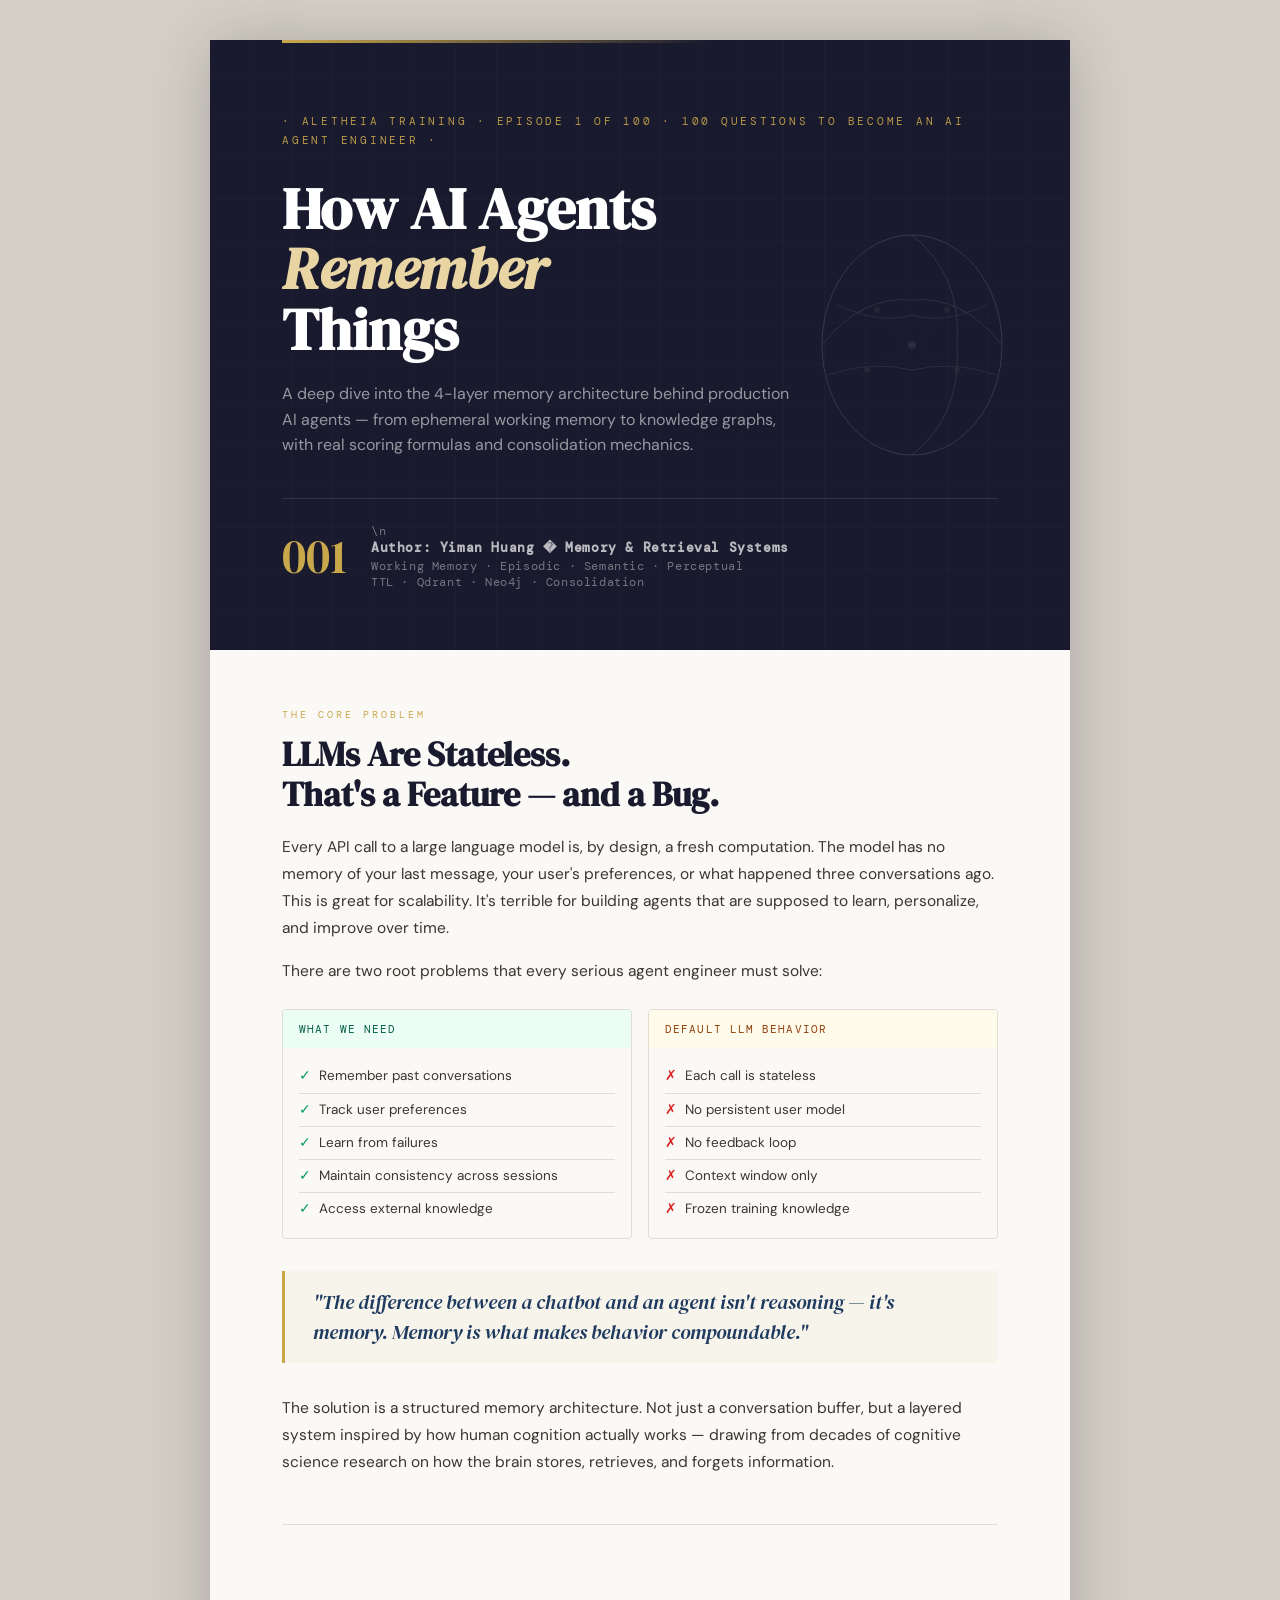
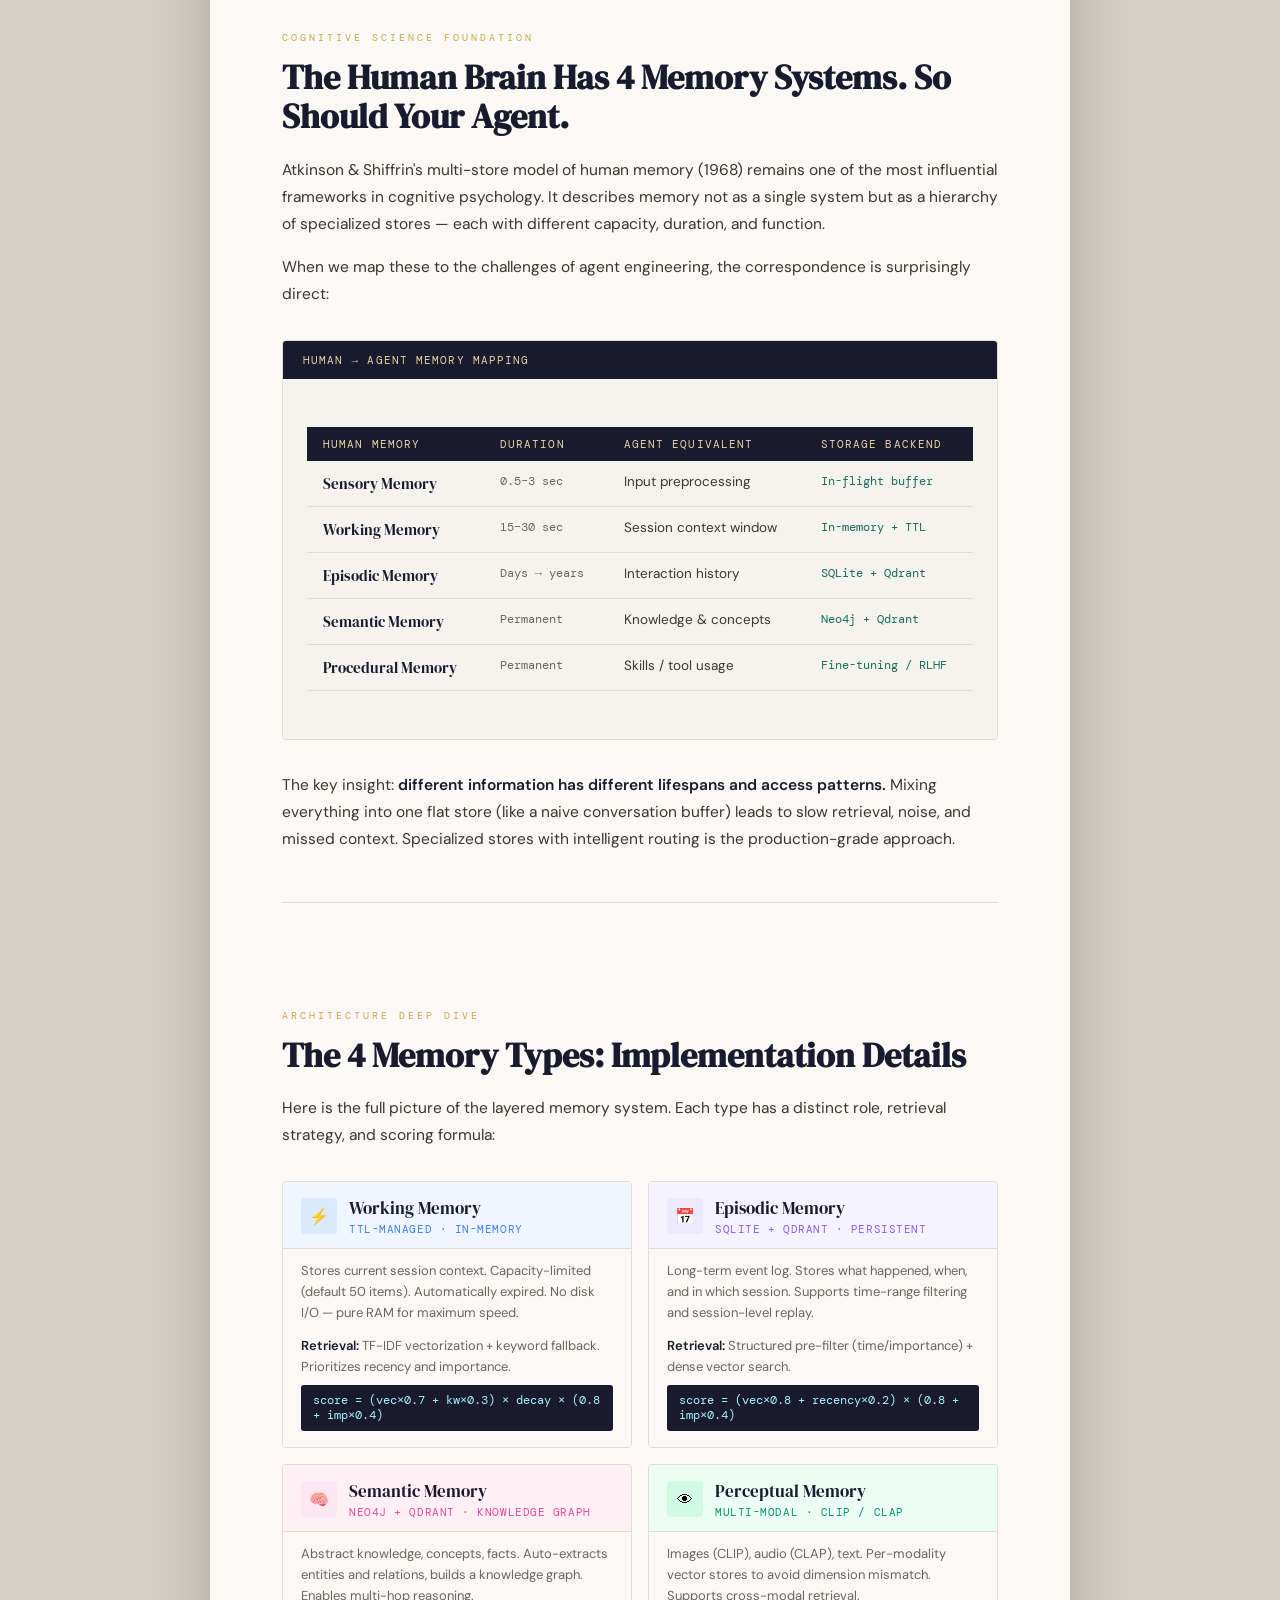
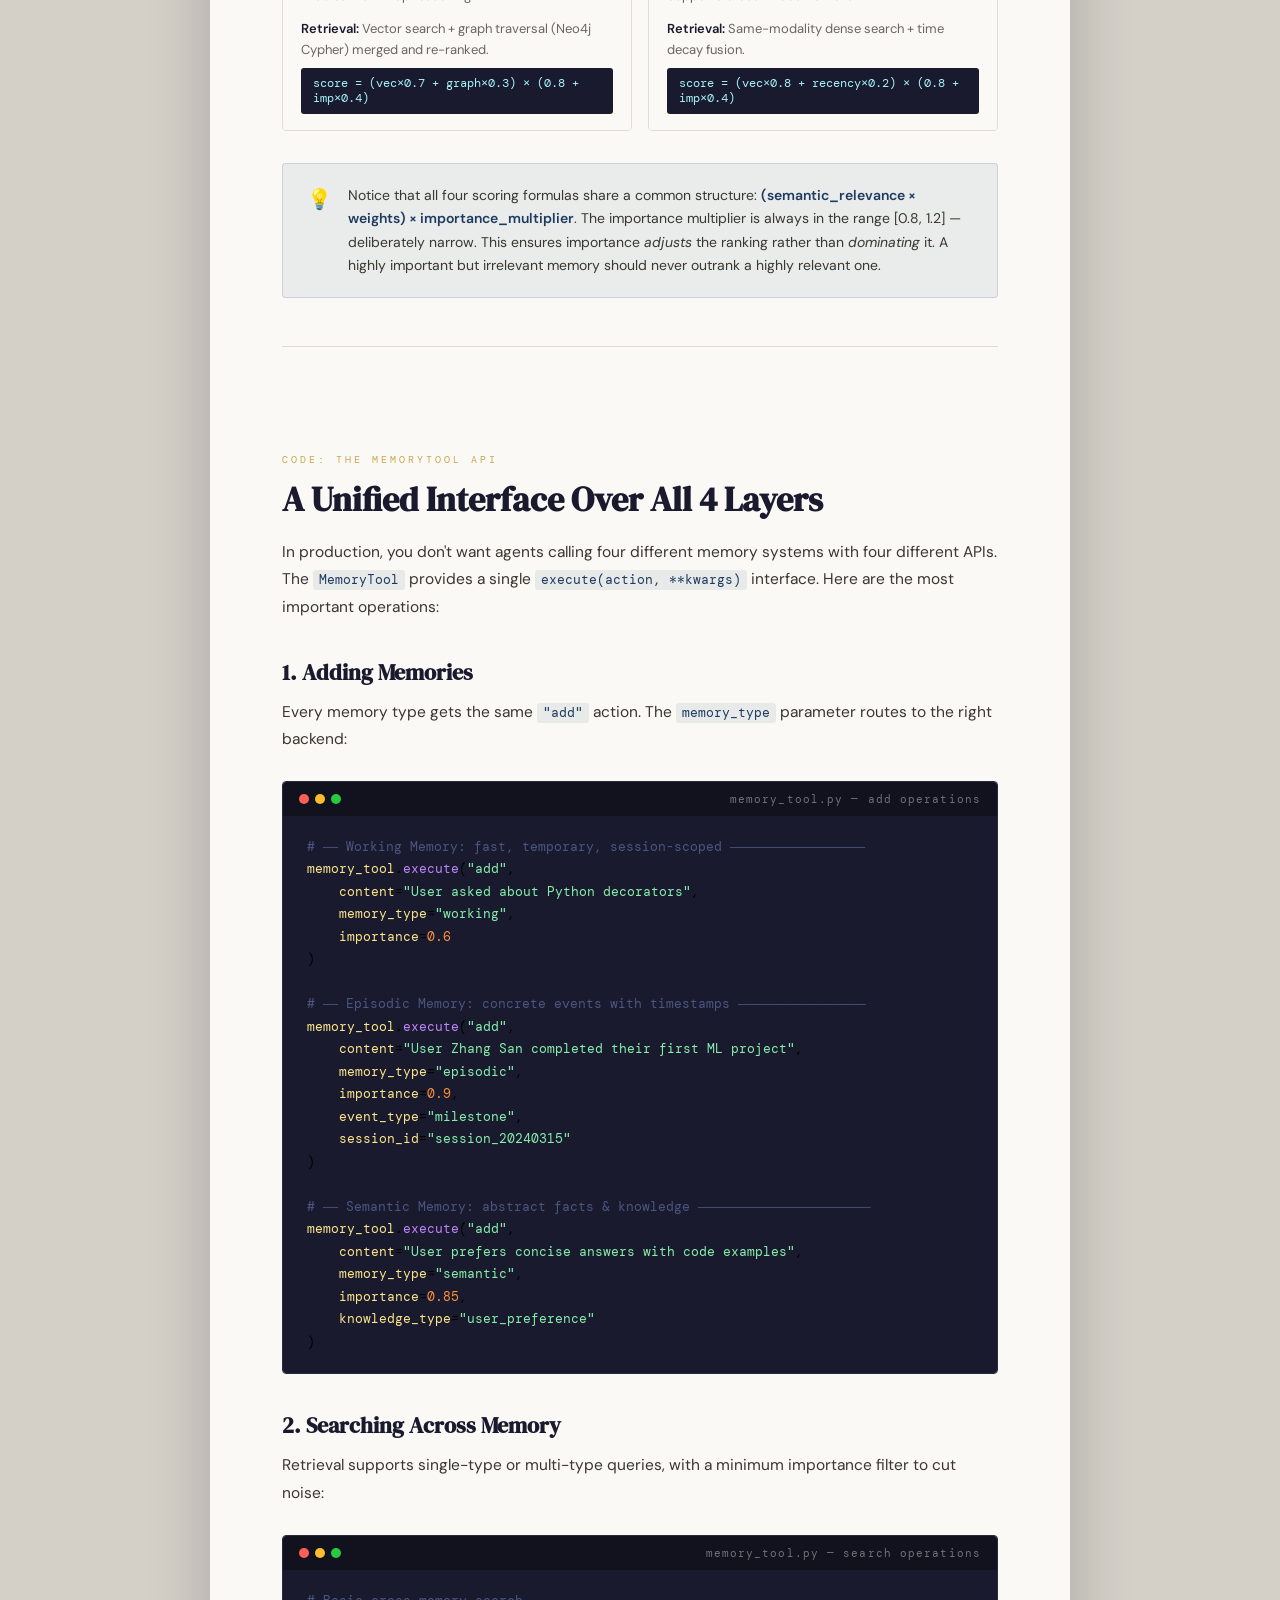
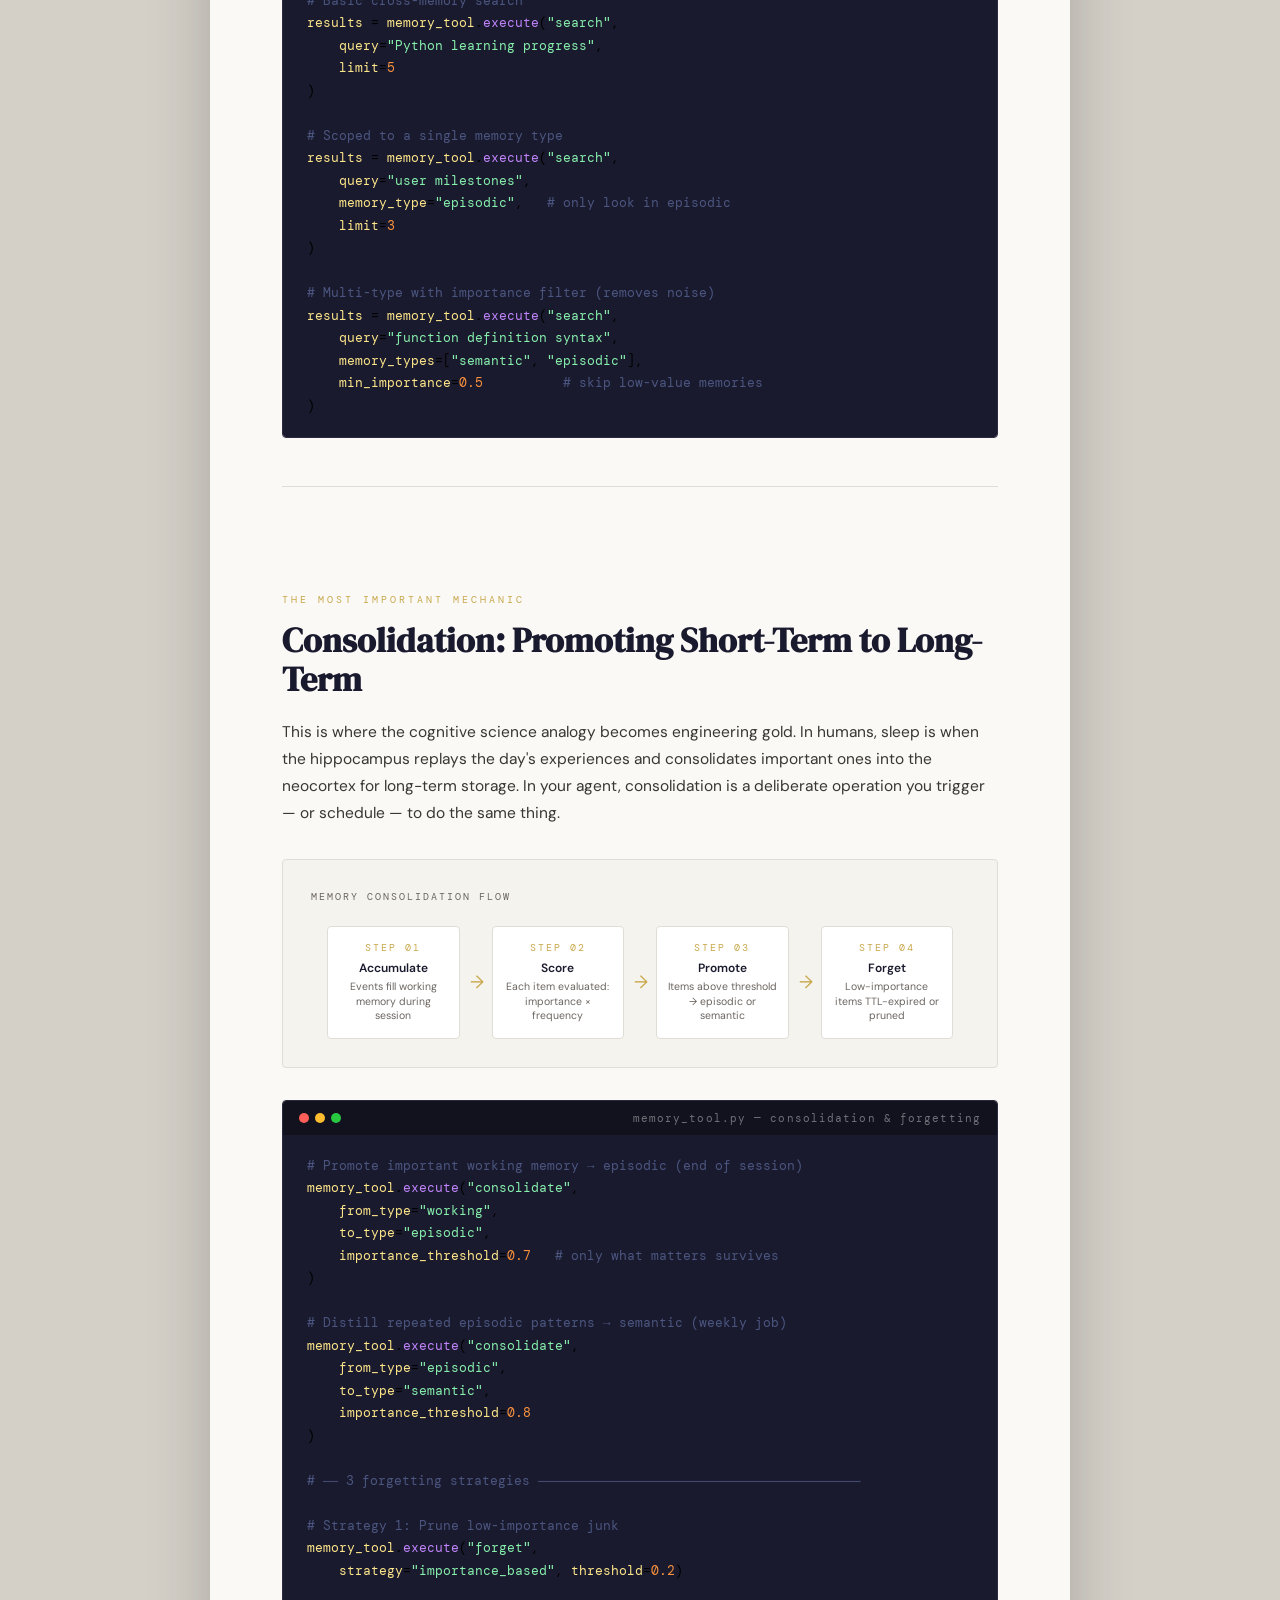
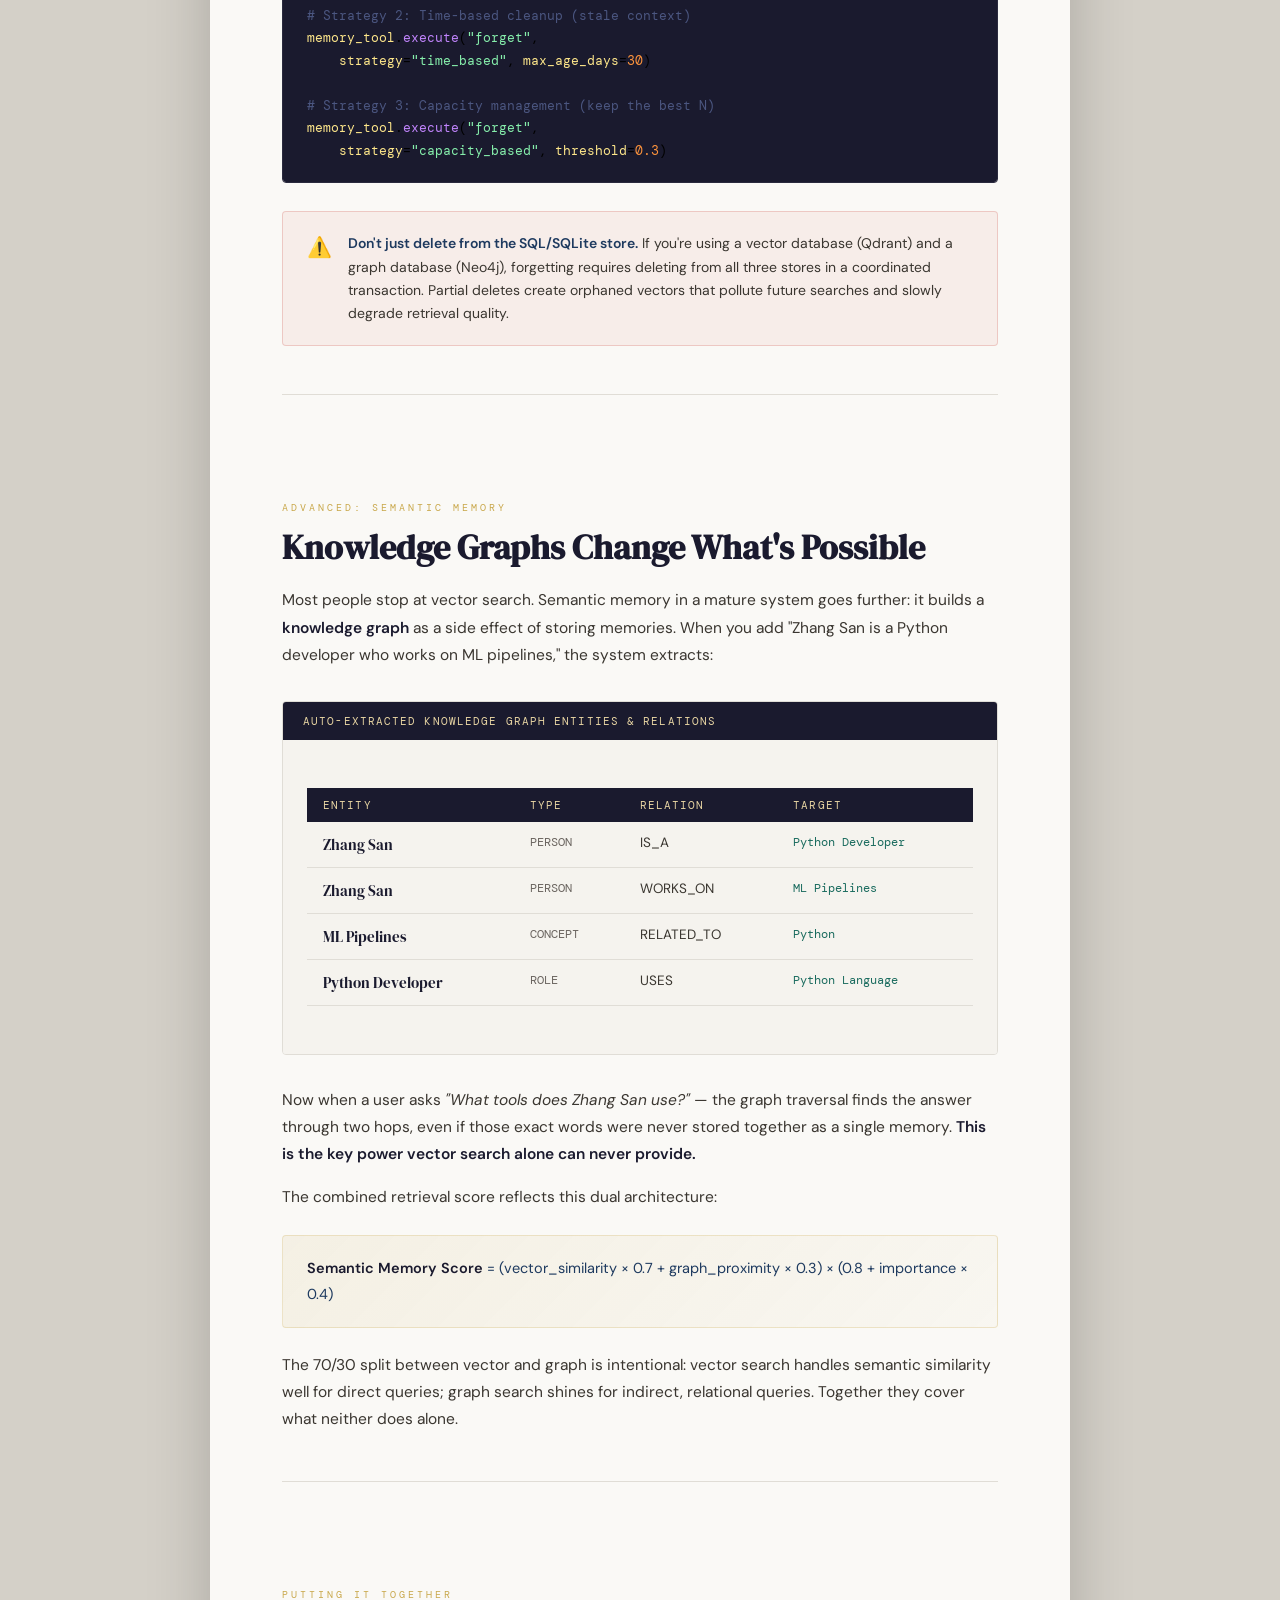
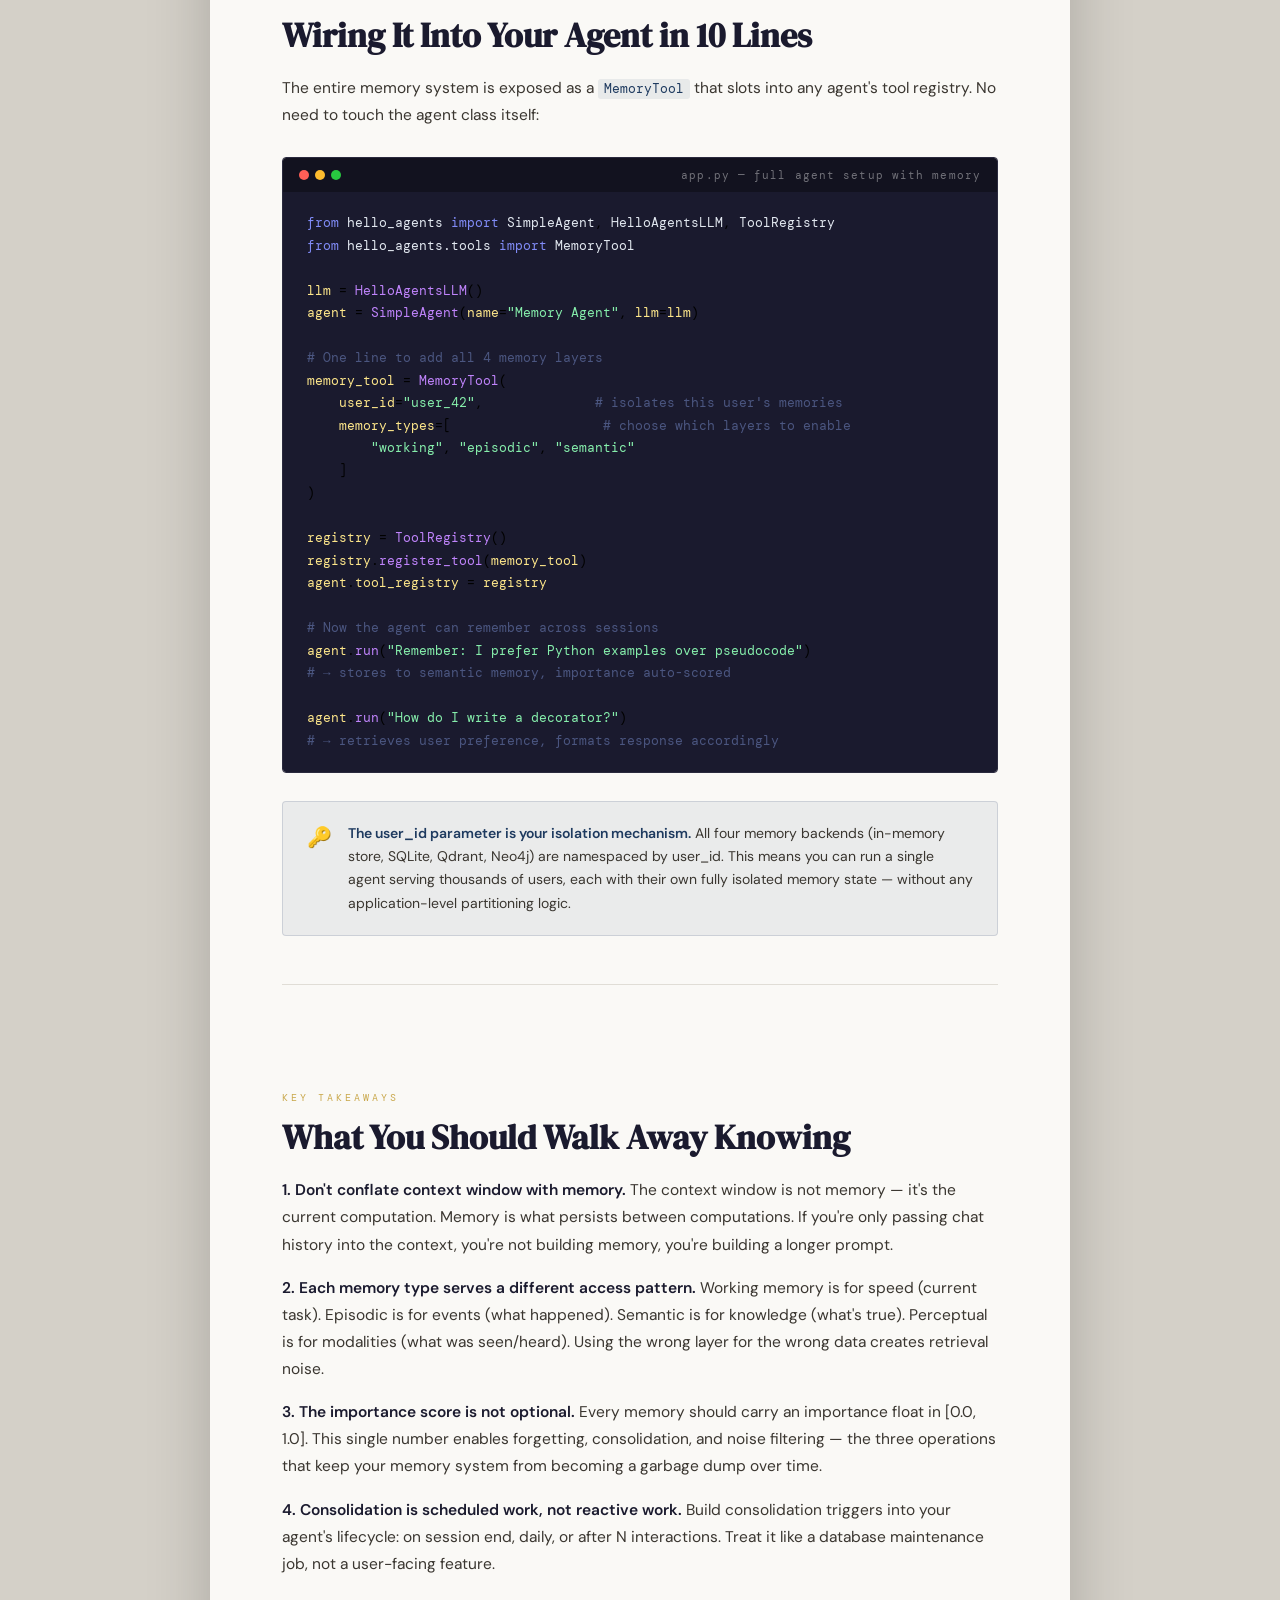
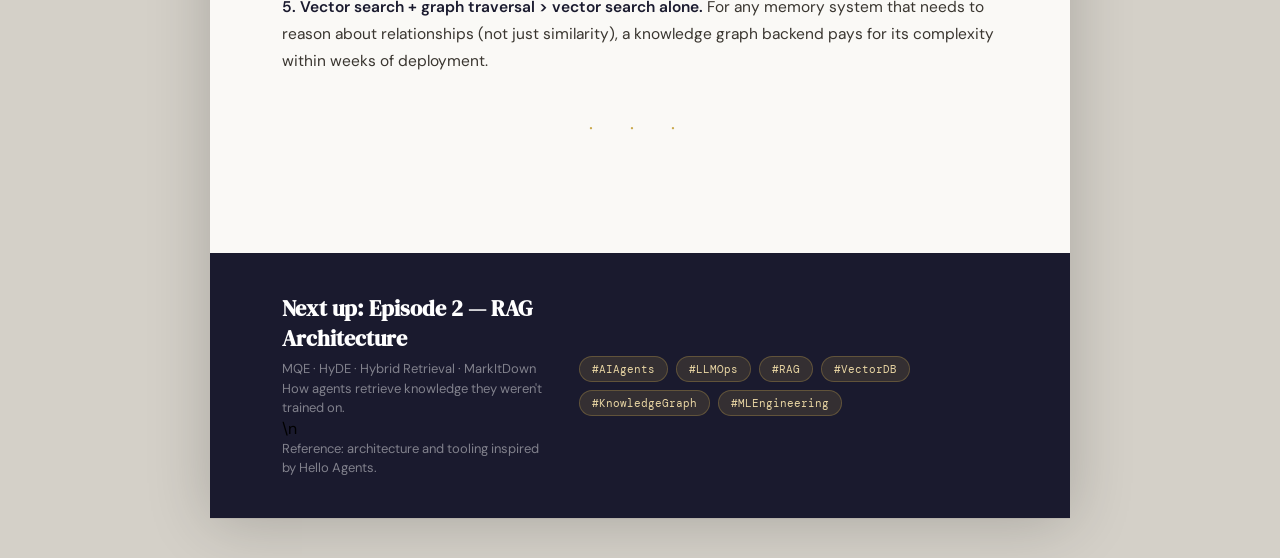
<file: public/training/episode-01-agent-memory.html>
<!DOCTYPE html>
<html lang="en">
<head>
<meta charset="UTF-8">
<meta name="viewport" content="width=device-width, initial-scale=1.0">
<link rel="icon" type="image/svg+xml" href="/favicon.svg?v=2">
<title>AI Agent Memory Management — Deep Dive</title>
<style>
@import url('https://fonts.googleapis.com/css2?family=DM+Serif+Display:ital@0;1&family=DM+Mono:wght@400;500&family=DM+Sans:wght@300;400;500;600&display=swap');

:root {
  --ink: #0f0f14;
  --paper: #faf9f6;
  --accent: #1a1a2e;
  --gold: #c9a84c;
  --gold-light: #e8d5a3;
  --rust: #c0392b;
  --teal: #1a6b5e;
  --blue-ink: #1e3a5f;
  --muted: #6b6560;
  --border: #e0ddd6;
  --code-bg: #1a1a2e;
}

* { margin: 0; padding: 0; box-sizing: border-box; }

body {
  background: #d4d0c8;
  font-family: 'DM Sans', sans-serif;
  padding: 40px 20px;
  min-height: 100vh;
}

.article-wrapper {
  max-width: 860px;
  margin: 0 auto;
  background: var(--paper);
  box-shadow: 0 4px 60px rgba(0,0,0,0.2), 0 1px 0 rgba(0,0,0,0.05);
  position: relative;
}

/* ─── COVER ─── */
.cover {
  background: var(--accent);
  padding: 72px 72px 60px;
  position: relative;
  overflow: hidden;
}

.cover-texture {
  position: absolute;
  inset: 0;
  background-image: repeating-linear-gradient(
    0deg, transparent, transparent 40px,
    rgba(255,255,255,0.015) 40px, rgba(255,255,255,0.015) 41px
  ),
  repeating-linear-gradient(
    90deg, transparent, transparent 40px,
    rgba(255,255,255,0.015) 40px, rgba(255,255,255,0.015) 41px
  );
}

.cover-accent-line {
  position: absolute;
  top: 0; left: 72px; right: 72px;
  height: 3px;
  background: linear-gradient(90deg, var(--gold), transparent 60%);
}

.series-label {
  font-family: 'DM Mono', monospace;
  font-size: 11px;
  color: var(--gold);
  letter-spacing: 0.25em;
  text-transform: uppercase;
  margin-bottom: 28px;
  opacity: 0.9;
}

.cover h1 {
  font-family: 'DM Serif Display', serif;
  font-size: 58px;
  line-height: 1.05;
  color: #fff;
  margin-bottom: 20px;
  max-width: 600px;
  position: relative;
  z-index: 1;
}

.cover h1 em {
  font-style: italic;
  color: var(--gold-light);
}

.cover-sub {
  font-size: 16px;
  color: rgba(255,255,255,0.55);
  line-height: 1.6;
  max-width: 520px;
  position: relative;
  z-index: 1;
  margin-bottom: 40px;
}

.cover-meta {
  display: flex;
  align-items: center;
  gap: 24px;
  position: relative;
  z-index: 1;
  border-top: 1px solid rgba(255,255,255,0.1);
  padding-top: 24px;
}

.episode-num {
  font-family: 'DM Serif Display', serif;
  font-size: 48px;
  color: var(--gold);
  line-height: 1;
}

.episode-meta {
  font-size: 12px;
  color: rgba(255,255,255,0.4);
  font-family: 'DM Mono', monospace;
  letter-spacing: 0.05em;
}

.episode-meta strong {
  display: block;
  color: rgba(255,255,255,0.7);
  font-size: 13px;
  margin-bottom: 2px;
}

/* Decorative brain diagram */
.cover-diagram {
  position: absolute;
  right: 48px;
  top: 50%;
  transform: translateY(-50%);
  width: 220px;
  opacity: 0.12;
}

/* ─── BODY ─── */
.article-body {
  padding: 0 72px 72px;
}

/* Section */
.section {
  padding-top: 56px;
}

.section-label {
  font-family: 'DM Mono', monospace;
  font-size: 10px;
  letter-spacing: 0.3em;
  text-transform: uppercase;
  color: var(--gold);
  margin-bottom: 12px;
}

h2 {
  font-family: 'DM Serif Display', serif;
  font-size: 34px;
  color: var(--accent);
  line-height: 1.15;
  margin-bottom: 20px;
}

h3 {
  font-family: 'DM Serif Display', serif;
  font-size: 22px;
  color: var(--accent);
  margin-bottom: 12px;
  margin-top: 36px;
}

p {
  font-size: 15.5px;
  line-height: 1.75;
  color: #3a3630;
  margin-bottom: 16px;
}

strong { color: var(--accent); font-weight: 600; }

/* ─── PULL QUOTE ─── */
.pull-quote {
  border-left: 3px solid var(--gold);
  padding: 16px 28px;
  margin: 32px 0;
  background: rgba(201,168,76,0.06);
}

.pull-quote p {
  font-family: 'DM Serif Display', serif;
  font-size: 20px;
  font-style: italic;
  color: var(--blue-ink);
  line-height: 1.5;
  margin: 0;
}

/* ─── ARCHITECTURE BOX ─── */
.arch-box {
  border: 1px solid var(--border);
  border-radius: 4px;
  margin: 32px 0;
  overflow: hidden;
}

.arch-header {
  background: var(--accent);
  padding: 12px 20px;
  display: flex;
  align-items: center;
  gap: 10px;
}

.arch-header span {
  font-family: 'DM Mono', monospace;
  font-size: 11px;
  color: var(--gold-light);
  letter-spacing: 0.1em;
  text-transform: uppercase;
}

.arch-body {
  padding: 24px;
  background: #f5f3ee;
}

/* Memory type cards */
.memory-cards {
  display: grid;
  grid-template-columns: 1fr 1fr;
  gap: 16px;
  margin: 32px 0;
}

.mem-card {
  border: 1px solid var(--border);
  border-radius: 4px;
  overflow: hidden;
}

.mem-card-header {
  padding: 14px 18px 12px;
  display: flex;
  align-items: flex-start;
  gap: 12px;
}

.mem-icon {
  width: 36px; height: 36px;
  border-radius: 4px;
  display: flex; align-items: center; justify-content: center;
  font-size: 16px;
  flex-shrink: 0;
  margin-top: 2px;
}

.mem-card-title {
  font-family: 'DM Serif Display', serif;
  font-size: 17px;
  color: var(--accent);
  margin-bottom: 2px;
}

.mem-card-subtitle {
  font-size: 11px;
  font-family: 'DM Mono', monospace;
  letter-spacing: 0.05em;
}

.mem-card-body {
  padding: 0 18px 16px;
  border-top: 1px solid var(--border);
  background: #faf9f6;
}

.mem-detail {
  font-size: 13px;
  color: var(--muted);
  line-height: 1.6;
  margin-top: 12px;
  margin-bottom: 8px;
}

.score-formula {
  font-family: 'DM Mono', monospace;
  font-size: 11.5px;
  background: var(--code-bg);
  color: #a5f3fc;
  padding: 8px 12px;
  border-radius: 3px;
  margin-top: 8px;
}

/* Color variants */
.card-w .mem-card-header { background: #eff6ff; }
.card-w .mem-icon { background: #dbeafe; }
.card-w .mem-card-subtitle { color: #3b82f6; }

.card-e .mem-card-header { background: #f5f3ff; }
.card-e .mem-icon { background: #ede9fe; }
.card-e .mem-card-subtitle { color: #8b5cf6; }

.card-s .mem-card-header { background: #fff0f6; }
.card-s .mem-icon { background: #fce7f3; }
.card-s .mem-card-subtitle { color: #ec4899; }

.card-p .mem-card-header { background: #ecfdf5; }
.card-p .mem-icon { background: #d1fae5; }
.card-p .mem-card-subtitle { color: #059669; }

/* ─── CODE BLOCK ─── */
.code-wrap {
  margin: 28px 0;
  border-radius: 4px;
  overflow: hidden;
  border: 1px solid #2a2a3e;
}

.code-titlebar {
  background: #12121f;
  padding: 10px 16px;
  display: flex;
  align-items: center;
  justify-content: space-between;
}

.code-title {
  font-family: 'DM Mono', monospace;
  font-size: 11px;
  color: rgba(255,255,255,0.4);
  letter-spacing: 0.1em;
}

.code-dots { display: flex; gap: 6px; }
.code-dots span {
  width: 10px; height: 10px; border-radius: 50%;
}
.d1 { background: #ff5f57; }
.d2 { background: #febc2e; }
.d3 { background: #28c840; }

pre {
  background: var(--code-bg);
  padding: 20px 24px;
  font-family: 'DM Mono', monospace;
  font-size: 12.5px;
  line-height: 1.8;
  overflow-x: auto;
  margin: 0;
}

.c-comment { color: #4b5680; }
.c-key { color: #818cf8; }
.c-str { color: #86efac; }
.c-var { color: #fde68a; }
.c-fn { color: #c084fc; }
.c-num { color: #fb923c; }
.c-op { color: #94a3b8; }
.c-white { color: #e2e8f0; }

/* ─── SCORING TABLE ─── */
.score-table {
  width: 100%;
  border-collapse: collapse;
  margin: 24px 0;
  font-size: 13.5px;
}

.score-table th {
  text-align: left;
  padding: 10px 16px;
  background: var(--accent);
  color: var(--gold-light);
  font-family: 'DM Mono', monospace;
  font-size: 11px;
  letter-spacing: 0.1em;
  text-transform: uppercase;
  font-weight: 400;
}

.score-table td {
  padding: 12px 16px;
  border-bottom: 1px solid var(--border);
  color: #3a3630;
  vertical-align: top;
}

.score-table tr:nth-child(even) td { background: #f5f3ee; }

.score-table td:first-child {
  font-family: 'DM Serif Display', serif;
  font-size: 15px;
  color: var(--accent);
  white-space: nowrap;
}

.score-table td:last-child {
  font-family: 'DM Mono', monospace;
  font-size: 11px;
  color: #1a6b5e;
}

/* ─── FLOW DIAGRAM ─── */
.flow-diagram {
  margin: 32px 0;
  padding: 28px;
  background: #f5f3ee;
  border: 1px solid var(--border);
  border-radius: 4px;
}

.flow-title {
  font-family: 'DM Mono', monospace;
  font-size: 10px;
  letter-spacing: 0.2em;
  text-transform: uppercase;
  color: var(--muted);
  margin-bottom: 20px;
}

.flow-steps {
  display: flex;
  align-items: stretch;
  gap: 0;
}

.flow-step {
  flex: 1;
  text-align: center;
  position: relative;
}

.flow-step:not(:last-child)::after {
  content: '→';
  position: absolute;
  right: -8px;
  top: 50%;
  transform: translateY(-50%);
  color: var(--gold);
  font-size: 18px;
  z-index: 1;
}

.step-box {
  background: #fff;
  border: 1px solid var(--border);
  border-radius: 4px;
  padding: 14px 10px;
  margin: 0 16px;
}

.step-num {
  font-family: 'DM Mono', monospace;
  font-size: 10px;
  color: var(--gold);
  letter-spacing: 0.2em;
  margin-bottom: 6px;
}

.step-label {
  font-size: 12px;
  font-weight: 600;
  color: var(--accent);
  margin-bottom: 4px;
}

.step-detail {
  font-size: 10.5px;
  color: var(--muted);
  line-height: 1.4;
}

/* ─── CALLOUT BOX ─── */
.callout {
  border-radius: 4px;
  padding: 20px 24px;
  margin: 28px 0;
  display: flex;
  gap: 16px;
}

.callout-insight {
  background: rgba(30,58,95,0.07);
  border: 1px solid rgba(30,58,95,0.15);
}

.callout-warn {
  background: rgba(192,57,43,0.06);
  border: 1px solid rgba(192,57,43,0.2);
}

.callout-icon {
  font-size: 20px;
  flex-shrink: 0;
  margin-top: 2px;
}

.callout-text {
  font-size: 14px;
  line-height: 1.65;
  color: #3a3630;
  margin: 0;
}

.callout-text strong { color: var(--blue-ink); }

/* ─── COMPARISON ─── */
.compare-grid {
  display: grid;
  grid-template-columns: 1fr 1fr;
  gap: 16px;
  margin: 24px 0;
}

.compare-col {
  border: 1px solid var(--border);
  border-radius: 4px;
  overflow: hidden;
}

.compare-col-header {
  padding: 12px 16px;
  font-family: 'DM Mono', monospace;
  font-size: 11px;
  letter-spacing: 0.1em;
  text-transform: uppercase;
}

.compare-col-header.green { background: #ecfdf5; color: #065f46; }
.compare-col-header.amber { background: #fffbeb; color: #92400e; }

.compare-items {
  padding: 12px 16px;
  list-style: none;
}

.compare-items li {
  font-size: 13.5px;
  color: #3a3630;
  padding: 6px 0;
  border-bottom: 1px solid var(--border);
  line-height: 1.5;
}

.compare-items li:last-child { border-bottom: none; }
.compare-items li::before { margin-right: 8px; }
.compare-col:first-child .compare-items li::before { content: '✓'; color: #059669; }
.compare-col:last-child .compare-items li::before { content: '✗'; color: #dc2626; }

/* ─── DIVIDER ─── */
.divider {
  border: none;
  border-top: 1px solid var(--border);
  margin: 48px 0;
}

.ornament {
  text-align: center;
  margin: 40px 0;
  color: var(--gold);
  font-size: 20px;
  letter-spacing: 16px;
}

/* ─── FOOTER ─── */
.article-footer {
  background: var(--accent);
  padding: 40px 72px;
  display: flex;
  justify-content: space-between;
  align-items: center;
  gap: 32px;
}

.footer-cta h4 {
  font-family: 'DM Serif Display', serif;
  font-size: 22px;
  color: #fff;
  margin-bottom: 6px;
}

.footer-cta p {
  font-size: 13px;
  color: rgba(255,255,255,0.45);
  margin: 0;
  line-height: 1.5;
}

.tags-row {
  display: flex;
  flex-wrap: wrap;
  gap: 8px;
}

.tag {
  font-family: 'DM Mono', monospace;
  font-size: 11px;
  padding: 5px 12px;
  border-radius: 100px;
  background: rgba(201,168,76,0.15);
  color: var(--gold-light);
  border: 1px solid rgba(201,168,76,0.3);
}

/* ─── INLINE HIGHLIGHT ─── */
code {
  font-family: 'DM Mono', monospace;
  font-size: 12.5px;
  background: rgba(30,58,95,0.08);
  color: var(--blue-ink);
  padding: 2px 6px;
  border-radius: 3px;
}

.highlight-box {
  background: linear-gradient(135deg, rgba(201,168,76,0.1), rgba(201,168,76,0.03));
  border: 1px solid rgba(201,168,76,0.25);
  border-radius: 4px;
  padding: 20px 24px;
  margin: 24px 0;
}

.highlight-box p {
  margin: 0;
  font-size: 14.5px;
  color: var(--blue-ink);
}
</style>
</head>
<body>

<div class="article-wrapper">

  <!-- ═══════════════ COVER ═══════════════ -->
  <div class="cover">
    <div class="cover-texture"></div>
    <div class="cover-accent-line"></div>

    <svg class="cover-diagram" viewBox="0 0 220 260" fill="none" xmlns="http://www.w3.org/2000/svg">
      <ellipse cx="110" cy="130" rx="90" ry="110" stroke="white" stroke-width="1"/>
      <path d="M110 20 Q160 60 155 130 Q160 200 110 240" stroke="white" stroke-width="0.8"/>
      <path d="M20 130 Q60 80 110 85 Q160 80 200 130" stroke="white" stroke-width="0.8"/>
      <path d="M35 90 Q80 110 110 100 Q140 110 185 90" stroke="white" stroke-width="0.6"/>
      <path d="M25 160 Q70 145 110 155 Q150 145 195 160" stroke="white" stroke-width="0.6"/>
      <circle cx="110" cy="130" r="4" fill="white" opacity="0.6"/>
      <circle cx="75" cy="95" r="3" fill="white" opacity="0.4"/>
      <circle cx="145" cy="95" r="3" fill="white" opacity="0.4"/>
      <circle cx="65" cy="155" r="3" fill="white" opacity="0.4"/>
      <circle cx="155" cy="155" r="3" fill="white" opacity="0.4"/>
      <line x1="110" y1="130" x2="75" y2="95" stroke="white" stroke-width="0.5" opacity="0.3"/>
      <line x1="110" y1="130" x2="145" y2="95" stroke="white" stroke-width="0.5" opacity="0.3"/>
      <line x1="110" y1="130" x2="65" y2="155" stroke="white" stroke-width="0.5" opacity="0.3"/>
      <line x1="110" y1="130" x2="155" y2="155" stroke="white" stroke-width="0.5" opacity="0.3"/>
    </svg>

    <p class="series-label">· Aletheia Training · Episode 1 of 100 · 100 Questions to Become an AI Agent Engineer ·</p>
    <h1>How AI Agents<br><em>Remember</em><br>Things</h1>
    <p class="cover-sub">A deep dive into the 4-layer memory architecture behind production AI agents — from ephemeral working memory to knowledge graphs, with real scoring formulas and consolidation mechanics.</p>

    <div class="cover-meta">
      <div>
        <div class="episode-num">001</div>
      </div>
      <div class="episode-meta">\n        <strong>Author: Yiman Huang � Memory & Retrieval Systems</strong>
        Working Memory · Episodic · Semantic · Perceptual<br>
        TTL · Qdrant · Neo4j · Consolidation
      </div>
    </div>
  </div>

  <!-- ═══════════════ BODY ═══════════════ -->
  <div class="article-body">

    <!-- THE PROBLEM -->
    <div class="section">
      <p class="section-label">The Core Problem</p>
      <h2>LLMs Are Stateless.<br>That's a Feature — and a Bug.</h2>

      <p>Every API call to a large language model is, by design, a fresh computation. The model has no memory of your last message, your user's preferences, or what happened three conversations ago. This is great for scalability. It's terrible for building agents that are supposed to learn, personalize, and improve over time.</p>

      <p>There are two root problems that every serious agent engineer must solve:</p>

      <div class="compare-grid">
        <div class="compare-col">
          <div class="compare-col-header green">What We Need</div>
          <ul class="compare-items">
            <li>Remember past conversations</li>
            <li>Track user preferences</li>
            <li>Learn from failures</li>
            <li>Maintain consistency across sessions</li>
            <li>Access external knowledge</li>
          </ul>
        </div>
        <div class="compare-col">
          <div class="compare-col-header amber">Default LLM Behavior</div>
          <ul class="compare-items">
            <li>Each call is stateless</li>
            <li>No persistent user model</li>
            <li>No feedback loop</li>
            <li>Context window only</li>
            <li>Frozen training knowledge</li>
          </ul>
        </div>
      </div>

      <div class="pull-quote">
        <p>"The difference between a chatbot and an agent isn't reasoning — it's memory. Memory is what makes behavior compoundable."</p>
      </div>

      <p>The solution is a structured memory architecture. Not just a conversation buffer, but a layered system inspired by how human cognition actually works — drawing from decades of cognitive science research on how the brain stores, retrieves, and forgets information.</p>
    </div>

    <hr class="divider">

    <!-- COGNITIVE FOUNDATION -->
    <div class="section">
      <p class="section-label">Cognitive Science Foundation</p>
      <h2>The Human Brain Has 4 Memory Systems. So Should Your Agent.</h2>

      <p>Atkinson & Shiffrin's multi-store model of human memory (1968) remains one of the most influential frameworks in cognitive psychology. It describes memory not as a single system but as a hierarchy of specialized stores — each with different capacity, duration, and function.</p>

      <p>When we map these to the challenges of agent engineering, the correspondence is surprisingly direct:</p>

      <div class="arch-box">
        <div class="arch-header">
          <span>Human → Agent Memory Mapping</span>
        </div>
        <div class="arch-body">
          <table class="score-table">
            <thead>
              <tr>
                <th>Human Memory</th>
                <th>Duration</th>
                <th>Agent Equivalent</th>
                <th>Storage Backend</th>
              </tr>
            </thead>
            <tbody>
              <tr>
                <td>Sensory Memory</td>
                <td style="font-family:'DM Mono',monospace;font-size:12px;color:#6b6560">0.5–3 sec</td>
                <td>Input preprocessing</td>
                <td style="font-family:'DM Mono',monospace;font-size:12px;color:var(--teal)">In-flight buffer</td>
              </tr>
              <tr>
                <td>Working Memory</td>
                <td style="font-family:'DM Mono',monospace;font-size:12px;color:#6b6560">15–30 sec</td>
                <td>Session context window</td>
                <td style="font-family:'DM Mono',monospace;font-size:12px;color:var(--teal)">In-memory + TTL</td>
              </tr>
              <tr>
                <td>Episodic Memory</td>
                <td style="font-family:'DM Mono',monospace;font-size:12px;color:#6b6560">Days → years</td>
                <td>Interaction history</td>
                <td style="font-family:'DM Mono',monospace;font-size:12px;color:var(--teal)">SQLite + Qdrant</td>
              </tr>
              <tr>
                <td>Semantic Memory</td>
                <td style="font-family:'DM Mono',monospace;font-size:12px;color:#6b6560">Permanent</td>
                <td>Knowledge & concepts</td>
                <td style="font-family:'DM Mono',monospace;font-size:12px;color:var(--teal)">Neo4j + Qdrant</td>
              </tr>
              <tr>
                <td>Procedural Memory</td>
                <td style="font-family:'DM Mono',monospace;font-size:12px;color:#6b6560">Permanent</td>
                <td>Skills / tool usage</td>
                <td style="font-family:'DM Mono',monospace;font-size:12px;color:var(--teal)">Fine-tuning / RLHF</td>
              </tr>
            </tbody>
          </table>
        </div>
      </div>

      <p>The key insight: <strong>different information has different lifespans and access patterns.</strong> Mixing everything into one flat store (like a naive conversation buffer) leads to slow retrieval, noise, and missed context. Specialized stores with intelligent routing is the production-grade approach.</p>
    </div>

    <hr class="divider">

    <!-- 4 MEMORY TYPES -->
    <div class="section">
      <p class="section-label">Architecture Deep Dive</p>
      <h2>The 4 Memory Types: Implementation Details</h2>

      <p>Here is the full picture of the layered memory system. Each type has a distinct role, retrieval strategy, and scoring formula:</p>

      <div class="memory-cards">

        <!-- Working -->
        <div class="mem-card card-w">
          <div class="mem-card-header">
            <div class="mem-icon">⚡</div>
            <div>
              <div class="mem-card-title">Working Memory</div>
              <div class="mem-card-subtitle">TTL-MANAGED · IN-MEMORY</div>
            </div>
          </div>
          <div class="mem-card-body">
            <p class="mem-detail">Stores current session context. Capacity-limited (default 50 items). Automatically expired. No disk I/O — pure RAM for maximum speed.</p>
            <p class="mem-detail"><strong>Retrieval:</strong> TF-IDF vectorization + keyword fallback. Prioritizes recency and importance.</p>
            <div class="score-formula">score = (vec×0.7 + kw×0.3) × decay × (0.8 + imp×0.4)</div>
          </div>
        </div>

        <!-- Episodic -->
        <div class="mem-card card-e">
          <div class="mem-card-header">
            <div class="mem-icon">📅</div>
            <div>
              <div class="mem-card-title">Episodic Memory</div>
              <div class="mem-card-subtitle">SQLITE + QDRANT · PERSISTENT</div>
            </div>
          </div>
          <div class="mem-card-body">
            <p class="mem-detail">Long-term event log. Stores what happened, when, and in which session. Supports time-range filtering and session-level replay.</p>
            <p class="mem-detail"><strong>Retrieval:</strong> Structured pre-filter (time/importance) + dense vector search.</p>
            <div class="score-formula">score = (vec×0.8 + recency×0.2) × (0.8 + imp×0.4)</div>
          </div>
        </div>

        <!-- Semantic -->
        <div class="mem-card card-s">
          <div class="mem-card-header">
            <div class="mem-icon">🧠</div>
            <div>
              <div class="mem-card-title">Semantic Memory</div>
              <div class="mem-card-subtitle">NEO4J + QDRANT · KNOWLEDGE GRAPH</div>
            </div>
          </div>
          <div class="mem-card-body">
            <p class="mem-detail">Abstract knowledge, concepts, facts. Auto-extracts entities and relations, builds a knowledge graph. Enables multi-hop reasoning.</p>
            <p class="mem-detail"><strong>Retrieval:</strong> Vector search + graph traversal (Neo4j Cypher) merged and re-ranked.</p>
            <div class="score-formula">score = (vec×0.7 + graph×0.3) × (0.8 + imp×0.4)</div>
          </div>
        </div>

        <!-- Perceptual -->
        <div class="mem-card card-p">
          <div class="mem-card-header">
            <div class="mem-icon">👁</div>
            <div>
              <div class="mem-card-title">Perceptual Memory</div>
              <div class="mem-card-subtitle">MULTI-MODAL · CLIP / CLAP</div>
            </div>
          </div>
          <div class="mem-card-body">
            <p class="mem-detail">Images (CLIP), audio (CLAP), text. Per-modality vector stores to avoid dimension mismatch. Supports cross-modal retrieval.</p>
            <p class="mem-detail"><strong>Retrieval:</strong> Same-modality dense search + time decay fusion.</p>
            <div class="score-formula">score = (vec×0.8 + recency×0.2) × (0.8 + imp×0.4)</div>
          </div>
        </div>

      </div>

      <div class="callout callout-insight">
        <div class="callout-icon">💡</div>
        <p class="callout-text">Notice that all four scoring formulas share a common structure: <strong>(semantic_relevance × weights) × importance_multiplier</strong>. The importance multiplier is always in the range [0.8, 1.2] — deliberately narrow. This ensures importance <em>adjusts</em> the ranking rather than <em>dominating</em> it. A highly important but irrelevant memory should never outrank a highly relevant one.</p>
      </div>
    </div>

    <hr class="divider">

    <!-- CODE SECTION -->
    <div class="section">
      <p class="section-label">Code: The MemoryTool API</p>
      <h2>A Unified Interface Over All 4 Layers</h2>

      <p>In production, you don't want agents calling four different memory systems with four different APIs. The <code>MemoryTool</code> provides a single <code>execute(action, **kwargs)</code> interface. Here are the most important operations:</p>

      <h3>1. Adding Memories</h3>
      <p>Every memory type gets the same <code>"add"</code> action. The <code>memory_type</code> parameter routes to the right backend:</p>

      <div class="code-wrap">
        <div class="code-titlebar">
          <div class="code-dots"><span class="d1"></span><span class="d2"></span><span class="d3"></span></div>
          <span class="code-title">memory_tool.py — add operations</span>
        </div>
        <pre><span class="c-comment"># ── Working Memory: fast, temporary, session-scoped ──────────────────</span>
<span class="c-var">memory_tool</span>.<span class="c-fn">execute</span>(<span class="c-str">"add"</span>,
    <span class="c-var">content</span>=<span class="c-str">"User asked about Python decorators"</span>,
    <span class="c-var">memory_type</span>=<span class="c-str">"working"</span>,
    <span class="c-var">importance</span>=<span class="c-num">0.6</span>
)

<span class="c-comment"># ── Episodic Memory: concrete events with timestamps ─────────────────</span>
<span class="c-var">memory_tool</span>.<span class="c-fn">execute</span>(<span class="c-str">"add"</span>,
    <span class="c-var">content</span>=<span class="c-str">"User Zhang San completed their first ML project"</span>,
    <span class="c-var">memory_type</span>=<span class="c-str">"episodic"</span>,
    <span class="c-var">importance</span>=<span class="c-num">0.9</span>,
    <span class="c-var">event_type</span>=<span class="c-str">"milestone"</span>,
    <span class="c-var">session_id</span>=<span class="c-str">"session_20240315"</span>
)

<span class="c-comment"># ── Semantic Memory: abstract facts & knowledge ───────────────────────</span>
<span class="c-var">memory_tool</span>.<span class="c-fn">execute</span>(<span class="c-str">"add"</span>,
    <span class="c-var">content</span>=<span class="c-str">"User prefers concise answers with code examples"</span>,
    <span class="c-var">memory_type</span>=<span class="c-str">"semantic"</span>,
    <span class="c-var">importance</span>=<span class="c-num">0.85</span>,
    <span class="c-var">knowledge_type</span>=<span class="c-str">"user_preference"</span>
)</pre>
      </div>

      <h3>2. Searching Across Memory</h3>
      <p>Retrieval supports single-type or multi-type queries, with a minimum importance filter to cut noise:</p>

      <div class="code-wrap">
        <div class="code-titlebar">
          <div class="code-dots"><span class="d1"></span><span class="d2"></span><span class="d3"></span></div>
          <span class="code-title">memory_tool.py — search operations</span>
        </div>
        <pre><span class="c-comment"># Basic cross-memory search</span>
<span class="c-var">results</span> = <span class="c-var">memory_tool</span>.<span class="c-fn">execute</span>(<span class="c-str">"search"</span>,
    <span class="c-var">query</span>=<span class="c-str">"Python learning progress"</span>,
    <span class="c-var">limit</span>=<span class="c-num">5</span>
)

<span class="c-comment"># Scoped to a single memory type</span>
<span class="c-var">results</span> = <span class="c-var">memory_tool</span>.<span class="c-fn">execute</span>(<span class="c-str">"search"</span>,
    <span class="c-var">query</span>=<span class="c-str">"user milestones"</span>,
    <span class="c-var">memory_type</span>=<span class="c-str">"episodic"</span>,   <span class="c-comment"># only look in episodic</span>
    <span class="c-var">limit</span>=<span class="c-num">3</span>
)

<span class="c-comment"># Multi-type with importance filter (removes noise)</span>
<span class="c-var">results</span> = <span class="c-var">memory_tool</span>.<span class="c-fn">execute</span>(<span class="c-str">"search"</span>,
    <span class="c-var">query</span>=<span class="c-str">"function definition syntax"</span>,
    <span class="c-var">memory_types</span>=[<span class="c-str">"semantic"</span>, <span class="c-str">"episodic"</span>],
    <span class="c-var">min_importance</span>=<span class="c-num">0.5</span>          <span class="c-comment"># skip low-value memories</span>
)</pre>
      </div>
    </div>

    <hr class="divider">

    <!-- CONSOLIDATION -->
    <div class="section">
      <p class="section-label">The Most Important Mechanic</p>
      <h2>Consolidation: Promoting Short-Term to Long-Term</h2>

      <p>This is where the cognitive science analogy becomes engineering gold. In humans, sleep is when the hippocampus replays the day's experiences and consolidates important ones into the neocortex for long-term storage. In your agent, consolidation is a deliberate operation you trigger — or schedule — to do the same thing.</p>

      <div class="flow-diagram">
        <p class="flow-title">Memory Consolidation Flow</p>
        <div class="flow-steps">
          <div class="flow-step">
            <div class="step-box">
              <div class="step-num">STEP 01</div>
              <div class="step-label">Accumulate</div>
              <div class="step-detail">Events fill working memory during session</div>
            </div>
          </div>
          <div class="flow-step">
            <div class="step-box">
              <div class="step-num">STEP 02</div>
              <div class="step-label">Score</div>
              <div class="step-detail">Each item evaluated: importance × frequency</div>
            </div>
          </div>
          <div class="flow-step">
            <div class="step-box">
              <div class="step-num">STEP 03</div>
              <div class="step-label">Promote</div>
              <div class="step-detail">Items above threshold → episodic or semantic</div>
            </div>
          </div>
          <div class="flow-step">
            <div class="step-box">
              <div class="step-num">STEP 04</div>
              <div class="step-label">Forget</div>
              <div class="step-detail">Low-importance items TTL-expired or pruned</div>
            </div>
          </div>
        </div>
      </div>

      <div class="code-wrap">
        <div class="code-titlebar">
          <div class="code-dots"><span class="d1"></span><span class="d2"></span><span class="d3"></span></div>
          <span class="code-title">memory_tool.py — consolidation & forgetting</span>
        </div>
        <pre><span class="c-comment"># Promote important working memory → episodic (end of session)</span>
<span class="c-var">memory_tool</span>.<span class="c-fn">execute</span>(<span class="c-str">"consolidate"</span>,
    <span class="c-var">from_type</span>=<span class="c-str">"working"</span>,
    <span class="c-var">to_type</span>=<span class="c-str">"episodic"</span>,
    <span class="c-var">importance_threshold</span>=<span class="c-num">0.7</span>   <span class="c-comment"># only what matters survives</span>
)

<span class="c-comment"># Distill repeated episodic patterns → semantic (weekly job)</span>
<span class="c-var">memory_tool</span>.<span class="c-fn">execute</span>(<span class="c-str">"consolidate"</span>,
    <span class="c-var">from_type</span>=<span class="c-str">"episodic"</span>,
    <span class="c-var">to_type</span>=<span class="c-str">"semantic"</span>,
    <span class="c-var">importance_threshold</span>=<span class="c-num">0.8</span>
)

<span class="c-comment"># ── 3 forgetting strategies ───────────────────────────────────────────</span>

<span class="c-comment"># Strategy 1: Prune low-importance junk</span>
<span class="c-var">memory_tool</span>.<span class="c-fn">execute</span>(<span class="c-str">"forget"</span>,
    <span class="c-var">strategy</span>=<span class="c-str">"importance_based"</span>, <span class="c-var">threshold</span>=<span class="c-num">0.2</span>)

<span class="c-comment"># Strategy 2: Time-based cleanup (stale context)</span>
<span class="c-var">memory_tool</span>.<span class="c-fn">execute</span>(<span class="c-str">"forget"</span>,
    <span class="c-var">strategy</span>=<span class="c-str">"time_based"</span>, <span class="c-var">max_age_days</span>=<span class="c-num">30</span>)

<span class="c-comment"># Strategy 3: Capacity management (keep the best N)</span>
<span class="c-var">memory_tool</span>.<span class="c-fn">execute</span>(<span class="c-str">"forget"</span>,
    <span class="c-var">strategy</span>=<span class="c-str">"capacity_based"</span>, <span class="c-var">threshold</span>=<span class="c-num">0.3</span>)</pre>
      </div>

      <div class="callout callout-warn">
        <div class="callout-icon">⚠️</div>
        <p class="callout-text"><strong>Don't just delete from the SQL/SQLite store.</strong> If you're using a vector database (Qdrant) and a graph database (Neo4j), forgetting requires deleting from all three stores in a coordinated transaction. Partial deletes create orphaned vectors that pollute future searches and slowly degrade retrieval quality.</p>
      </div>
    </div>

    <hr class="divider">

    <!-- SEMANTIC MEMORY DEEP DIVE -->
    <div class="section">
      <p class="section-label">Advanced: Semantic Memory</p>
      <h2>Knowledge Graphs Change What's Possible</h2>

      <p>Most people stop at vector search. Semantic memory in a mature system goes further: it builds a <strong>knowledge graph</strong> as a side effect of storing memories. When you add "Zhang San is a Python developer who works on ML pipelines," the system extracts:</p>

      <div class="arch-box">
        <div class="arch-header">
          <span>Auto-extracted Knowledge Graph Entities & Relations</span>
        </div>
        <div class="arch-body">
          <table class="score-table">
            <thead>
              <tr>
                <th>Entity</th>
                <th>Type</th>
                <th>Relation</th>
                <th>Target</th>
              </tr>
            </thead>
            <tbody>
              <tr>
                <td>Zhang San</td>
                <td style="font-family:'DM Mono',monospace;font-size:12px;color:#6b6560">PERSON</td>
                <td>IS_A</td>
                <td style="font-family:'DM Mono',monospace;font-size:12px;color:var(--teal)">Python Developer</td>
              </tr>
              <tr>
                <td>Zhang San</td>
                <td style="font-family:'DM Mono',monospace;font-size:12px;color:#6b6560">PERSON</td>
                <td>WORKS_ON</td>
                <td style="font-family:'DM Mono',monospace;font-size:12px;color:var(--teal)">ML Pipelines</td>
              </tr>
              <tr>
                <td>ML Pipelines</td>
                <td style="font-family:'DM Mono',monospace;font-size:12px;color:#6b6560">CONCEPT</td>
                <td>RELATED_TO</td>
                <td style="font-family:'DM Mono',monospace;font-size:12px;color:var(--teal)">Python</td>
              </tr>
              <tr>
                <td>Python Developer</td>
                <td style="font-family:'DM Mono',monospace;font-size:12px;color:#6b6560">ROLE</td>
                <td>USES</td>
                <td style="font-family:'DM Mono',monospace;font-size:12px;color:var(--teal)">Python Language</td>
              </tr>
            </tbody>
          </table>
        </div>
      </div>

      <p>Now when a user asks <em>"What tools does Zhang San use?"</em> — the graph traversal finds the answer through two hops, even if those exact words were never stored together as a single memory. <strong>This is the key power vector search alone can never provide.</strong></p>

      <p>The combined retrieval score reflects this dual architecture:</p>

      <div class="highlight-box">
        <p><strong>Semantic Memory Score</strong> = (vector_similarity × 0.7 + graph_proximity × 0.3) × (0.8 + importance × 0.4)</p>
      </div>

      <p>The 70/30 split between vector and graph is intentional: vector search handles semantic similarity well for direct queries; graph search shines for indirect, relational queries. Together they cover what neither does alone.</p>
    </div>

    <hr class="divider">

    <!-- PRACTICAL SETUP -->
    <div class="section">
      <p class="section-label">Putting It Together</p>
      <h2>Wiring It Into Your Agent in 10 Lines</h2>

      <p>The entire memory system is exposed as a <code>MemoryTool</code> that slots into any agent's tool registry. No need to touch the agent class itself:</p>

      <div class="code-wrap">
        <div class="code-titlebar">
          <div class="code-dots"><span class="d1"></span><span class="d2"></span><span class="d3"></span></div>
          <span class="code-title">app.py — full agent setup with memory</span>
        </div>
        <pre><span class="c-key">from</span> <span class="c-white">hello_agents</span> <span class="c-key">import</span> <span class="c-white">SimpleAgent</span>, <span class="c-white">HelloAgentsLLM</span>, <span class="c-white">ToolRegistry</span>
<span class="c-key">from</span> <span class="c-white">hello_agents.tools</span> <span class="c-key">import</span> <span class="c-white">MemoryTool</span>

<span class="c-var">llm</span> = <span class="c-fn">HelloAgentsLLM</span>()
<span class="c-var">agent</span> = <span class="c-fn">SimpleAgent</span>(<span class="c-var">name</span>=<span class="c-str">"Memory Agent"</span>, <span class="c-var">llm</span>=<span class="c-var">llm</span>)

<span class="c-comment"># One line to add all 4 memory layers</span>
<span class="c-var">memory_tool</span> = <span class="c-fn">MemoryTool</span>(
    <span class="c-var">user_id</span>=<span class="c-str">"user_42"</span>,              <span class="c-comment"># isolates this user's memories</span>
    <span class="c-var">memory_types</span>=[                   <span class="c-comment"># choose which layers to enable</span>
        <span class="c-str">"working"</span>, <span class="c-str">"episodic"</span>, <span class="c-str">"semantic"</span>
    ]
)

<span class="c-var">registry</span> = <span class="c-fn">ToolRegistry</span>()
<span class="c-var">registry</span>.<span class="c-fn">register_tool</span>(<span class="c-var">memory_tool</span>)
<span class="c-var">agent</span>.<span class="c-var">tool_registry</span> = <span class="c-var">registry</span>

<span class="c-comment"># Now the agent can remember across sessions</span>
<span class="c-var">agent</span>.<span class="c-fn">run</span>(<span class="c-str">"Remember: I prefer Python examples over pseudocode"</span>)
<span class="c-comment"># → stores to semantic memory, importance auto-scored</span>

<span class="c-var">agent</span>.<span class="c-fn">run</span>(<span class="c-str">"How do I write a decorator?"</span>)
<span class="c-comment"># → retrieves user preference, formats response accordingly</span></pre>
      </div>

      <div class="callout callout-insight">
        <div class="callout-icon">🔑</div>
        <p class="callout-text"><strong>The user_id parameter is your isolation mechanism.</strong> All four memory backends (in-memory store, SQLite, Qdrant, Neo4j) are namespaced by user_id. This means you can run a single agent serving thousands of users, each with their own fully isolated memory state — without any application-level partitioning logic.</p>
      </div>
    </div>

    <hr class="divider">

    <!-- KEY TAKEAWAYS -->
    <div class="section">
      <p class="section-label">Key Takeaways</p>
      <h2>What You Should Walk Away Knowing</h2>

      <p><strong>1. Don't conflate context window with memory.</strong> The context window is not memory — it's the current computation. Memory is what persists between computations. If you're only passing chat history into the context, you're not building memory, you're building a longer prompt.</p>

      <p><strong>2. Each memory type serves a different access pattern.</strong> Working memory is for speed (current task). Episodic is for events (what happened). Semantic is for knowledge (what's true). Perceptual is for modalities (what was seen/heard). Using the wrong layer for the wrong data creates retrieval noise.</p>

      <p><strong>3. The importance score is not optional.</strong> Every memory should carry an importance float in [0.0, 1.0]. This single number enables forgetting, consolidation, and noise filtering — the three operations that keep your memory system from becoming a garbage dump over time.</p>

      <p><strong>4. Consolidation is scheduled work, not reactive work.</strong> Build consolidation triggers into your agent's lifecycle: on session end, daily, or after N interactions. Treat it like a database maintenance job, not a user-facing feature.</p>

      <p><strong>5. Vector search + graph traversal > vector search alone.</strong> For any memory system that needs to reason about relationships (not just similarity), a knowledge graph backend pays for its complexity within weeks of deployment.</p>
    </div>

    <div class="ornament">· · ·</div>

  </div><!-- /.article-body -->

  <!-- ═══════════════ FOOTER ═══════════════ -->
  <div class="article-footer">
    <div class="footer-cta">
      <h4>Next up: Episode 2 — RAG Architecture</h4>
      <p>MQE · HyDE · Hybrid Retrieval · MarkItDown<br>
      How agents retrieve knowledge they weren't trained on.</p>\n      <p>Reference: architecture and tooling inspired by Hello Agents.</p>
    </div>
    <div>
      <div class="tags-row">
        <span class="tag">#AIAgents</span>
        <span class="tag">#LLMOps</span>
        <span class="tag">#RAG</span>
        <span class="tag">#VectorDB</span>
        <span class="tag">#KnowledgeGraph</span>
        <span class="tag">#MLEngineering</span>
      </div>
    </div>
  </div>

</div><!-- /.article-wrapper -->
</body>
</html>
</file>
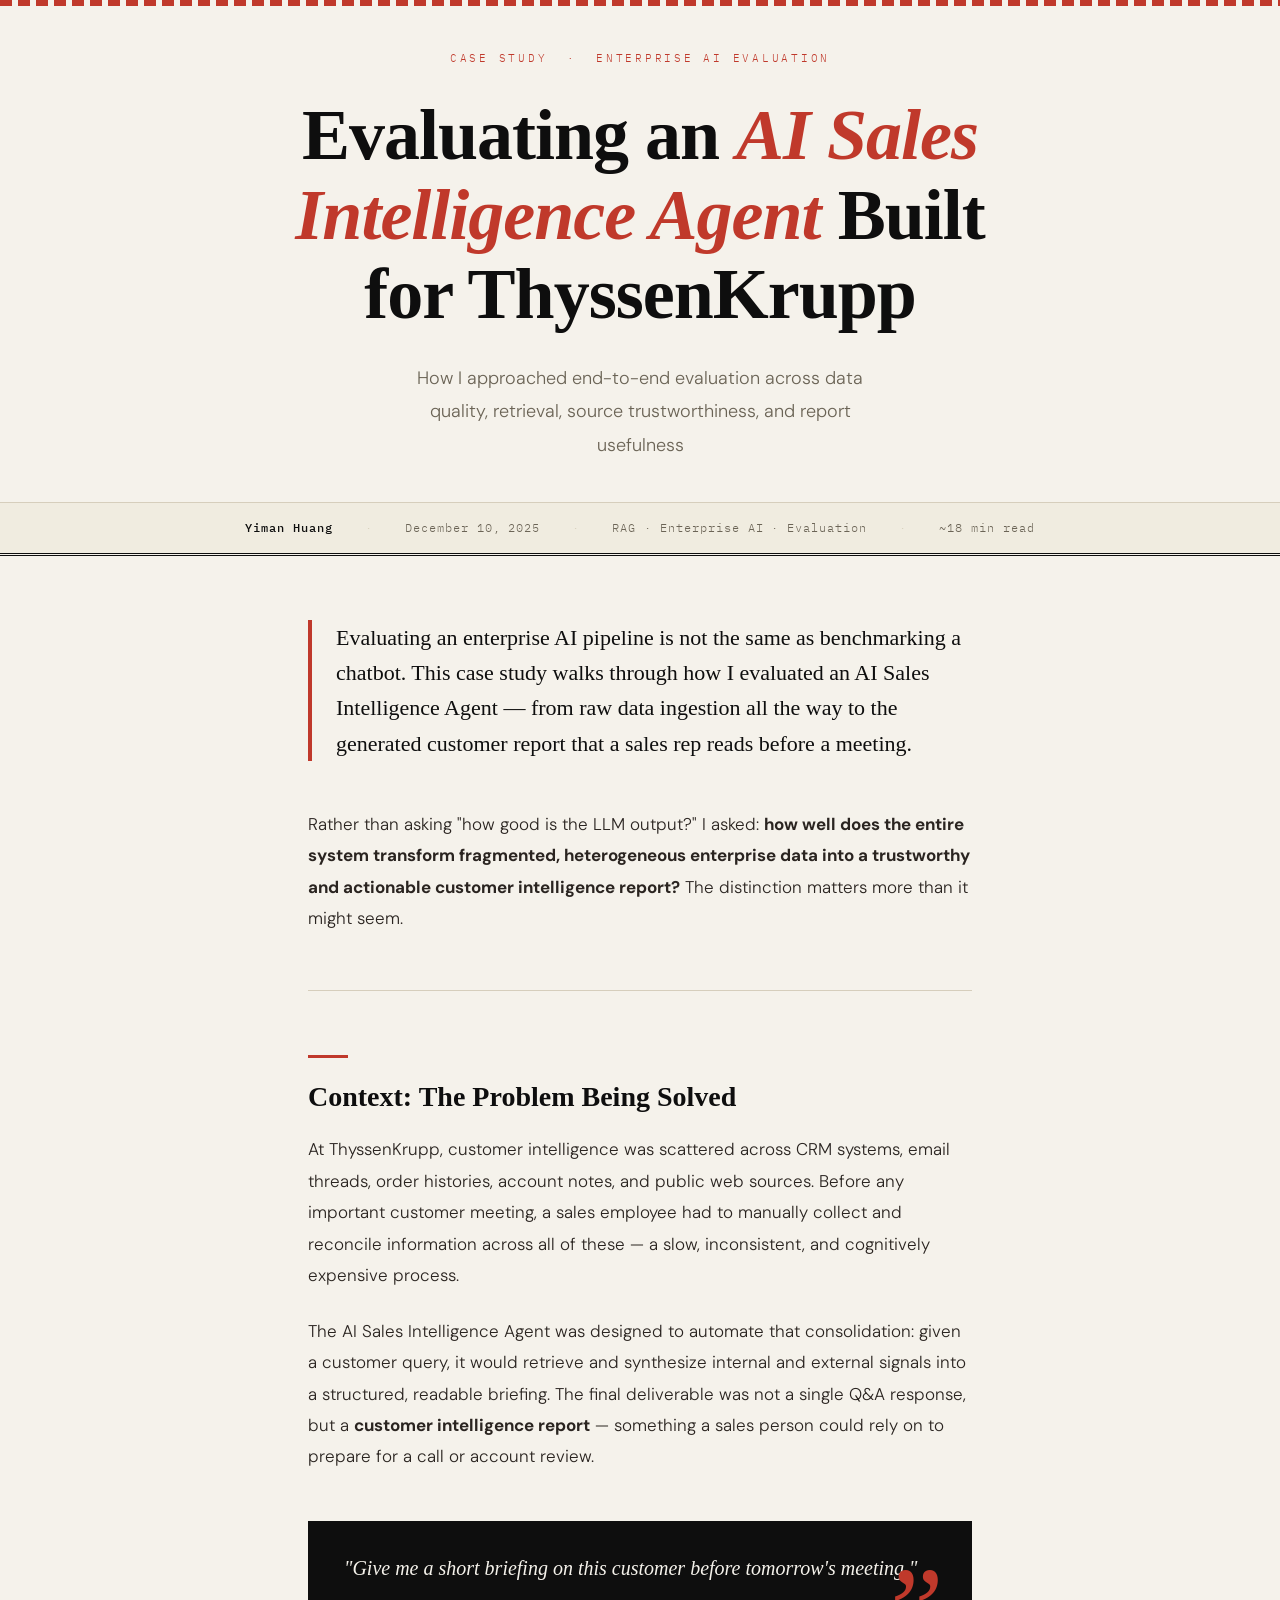
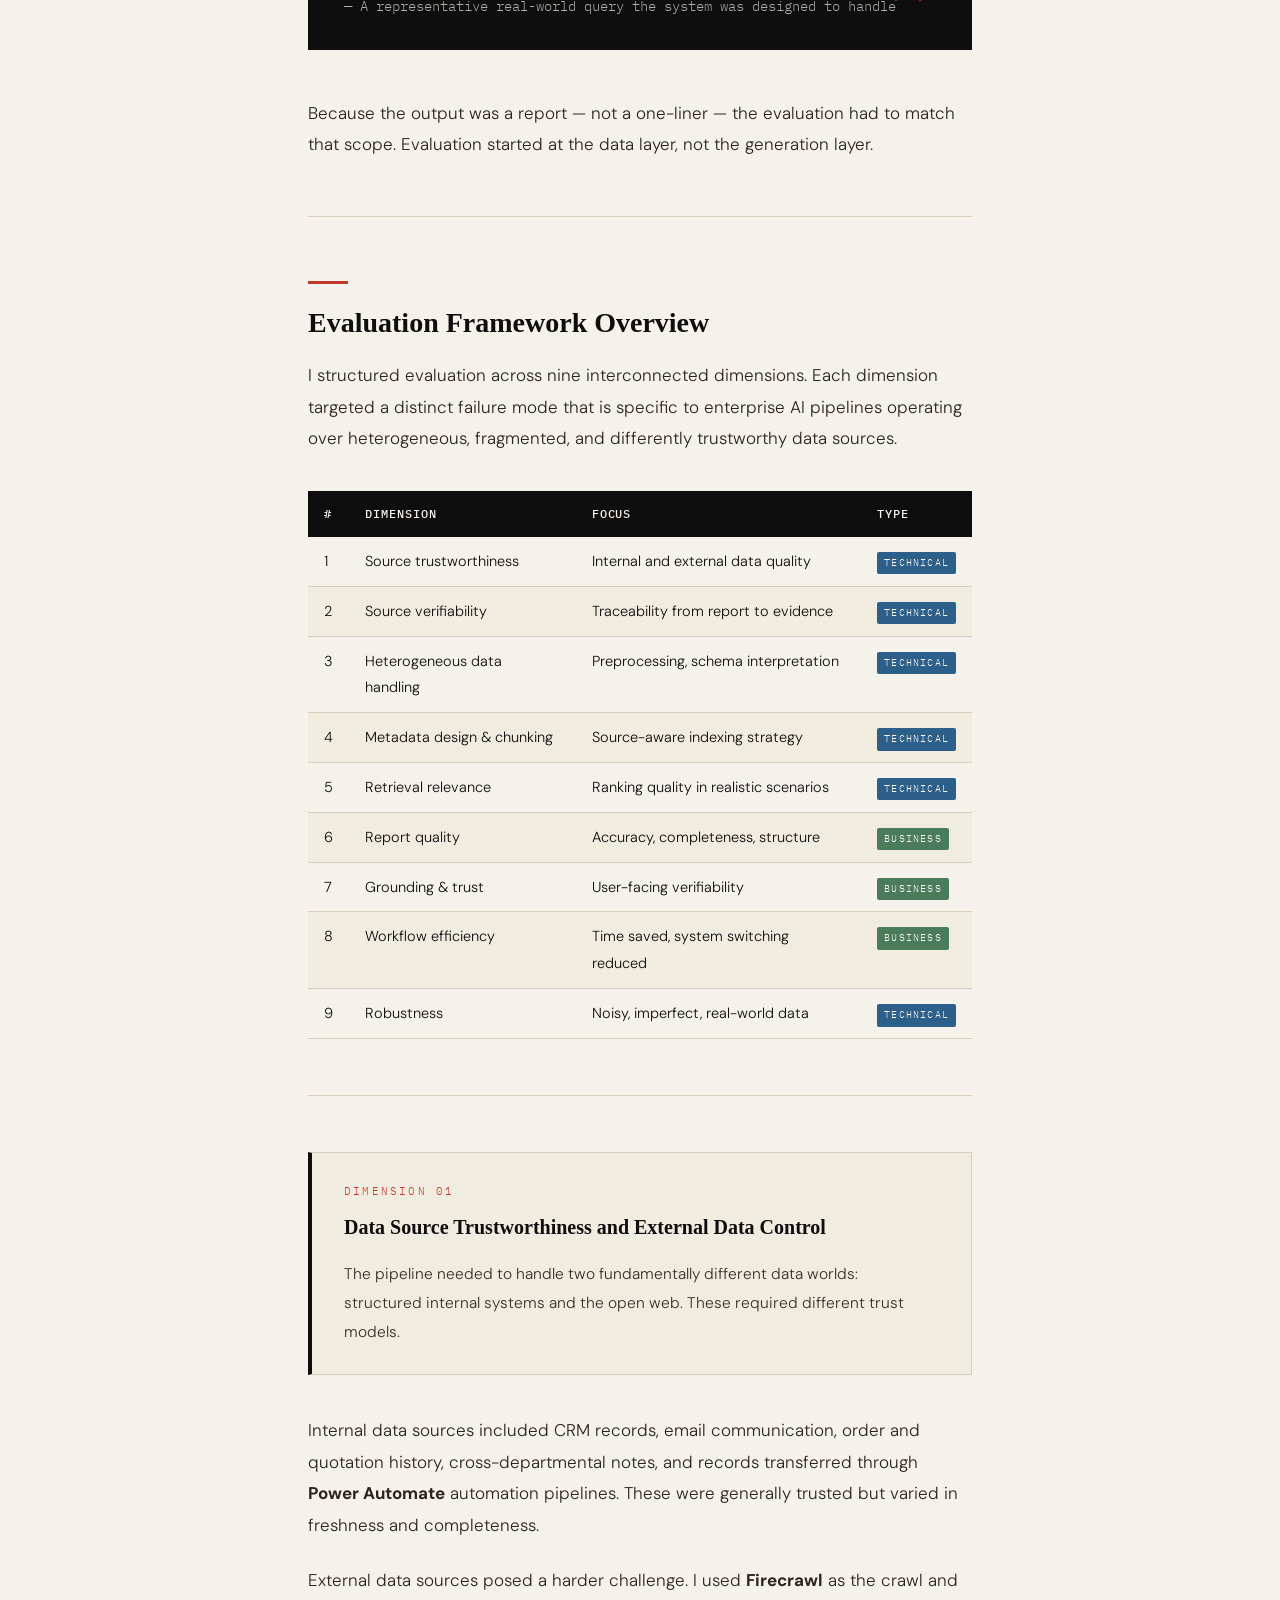
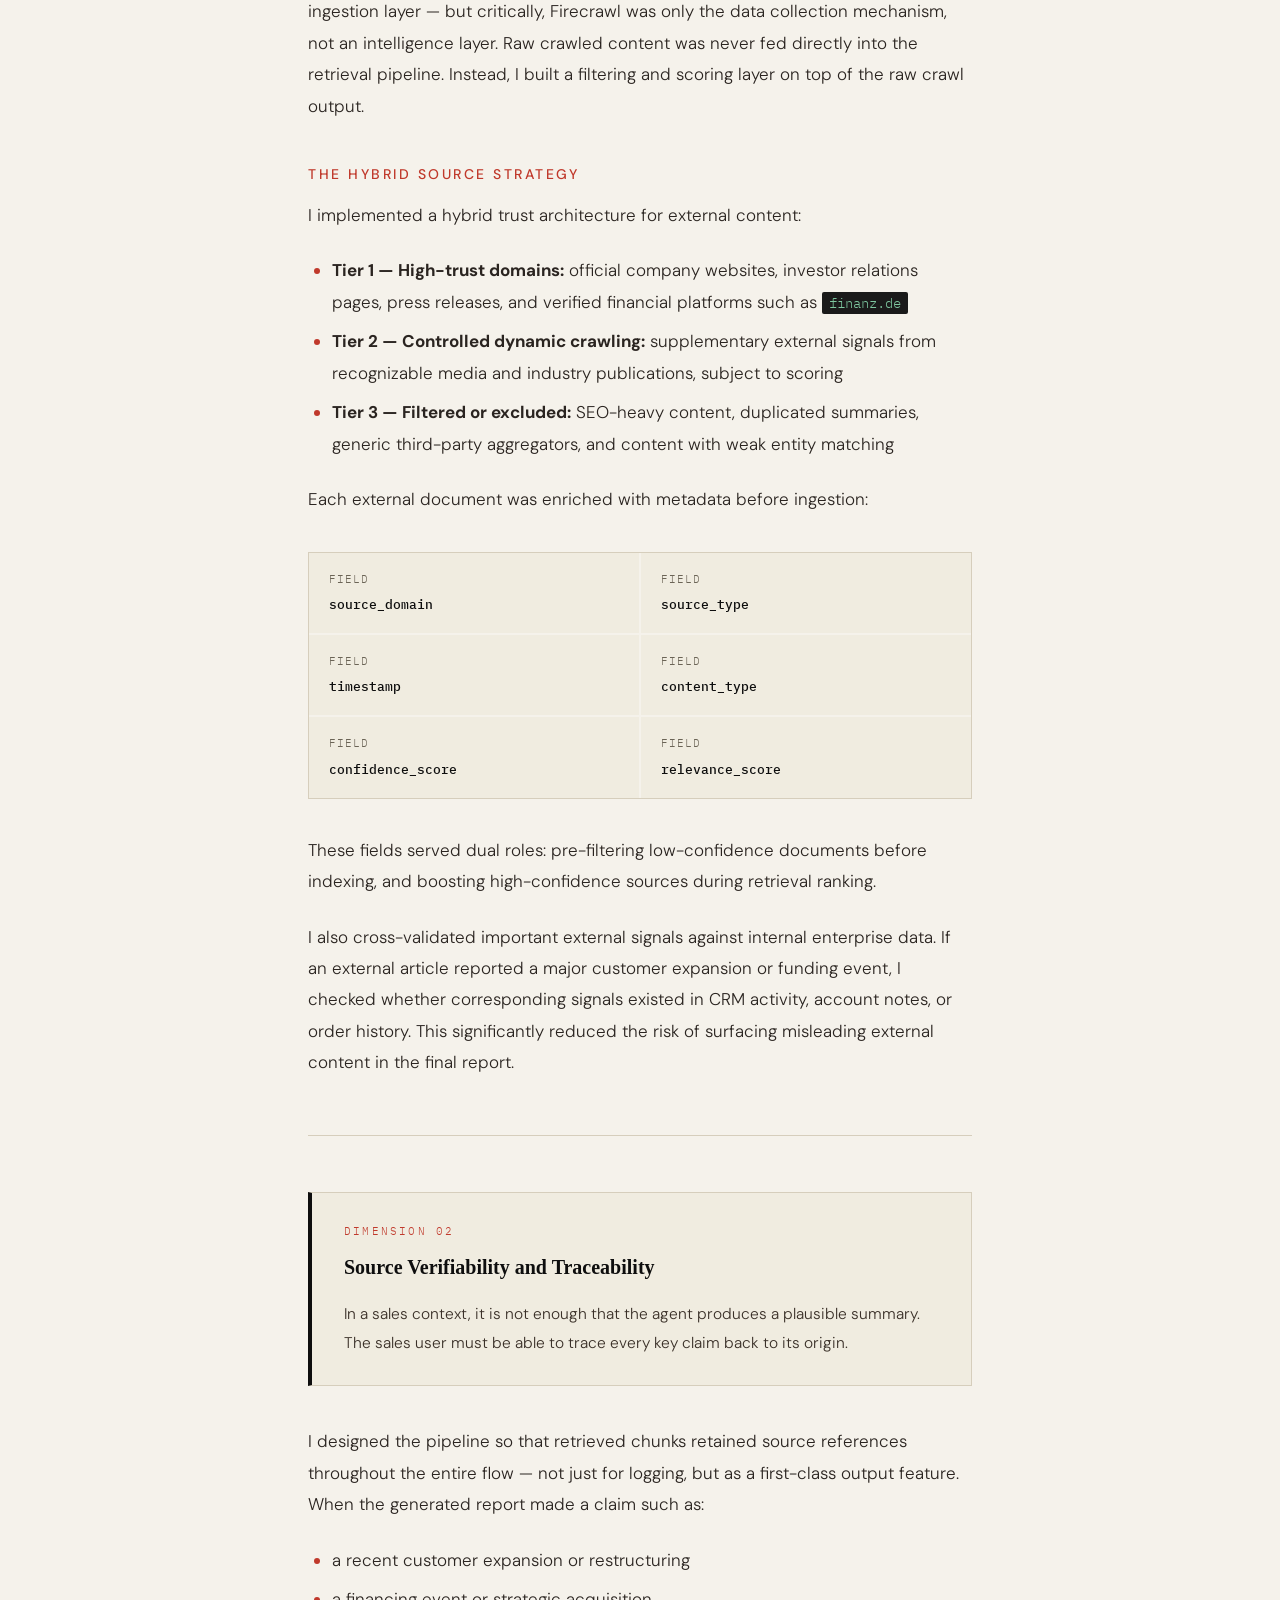
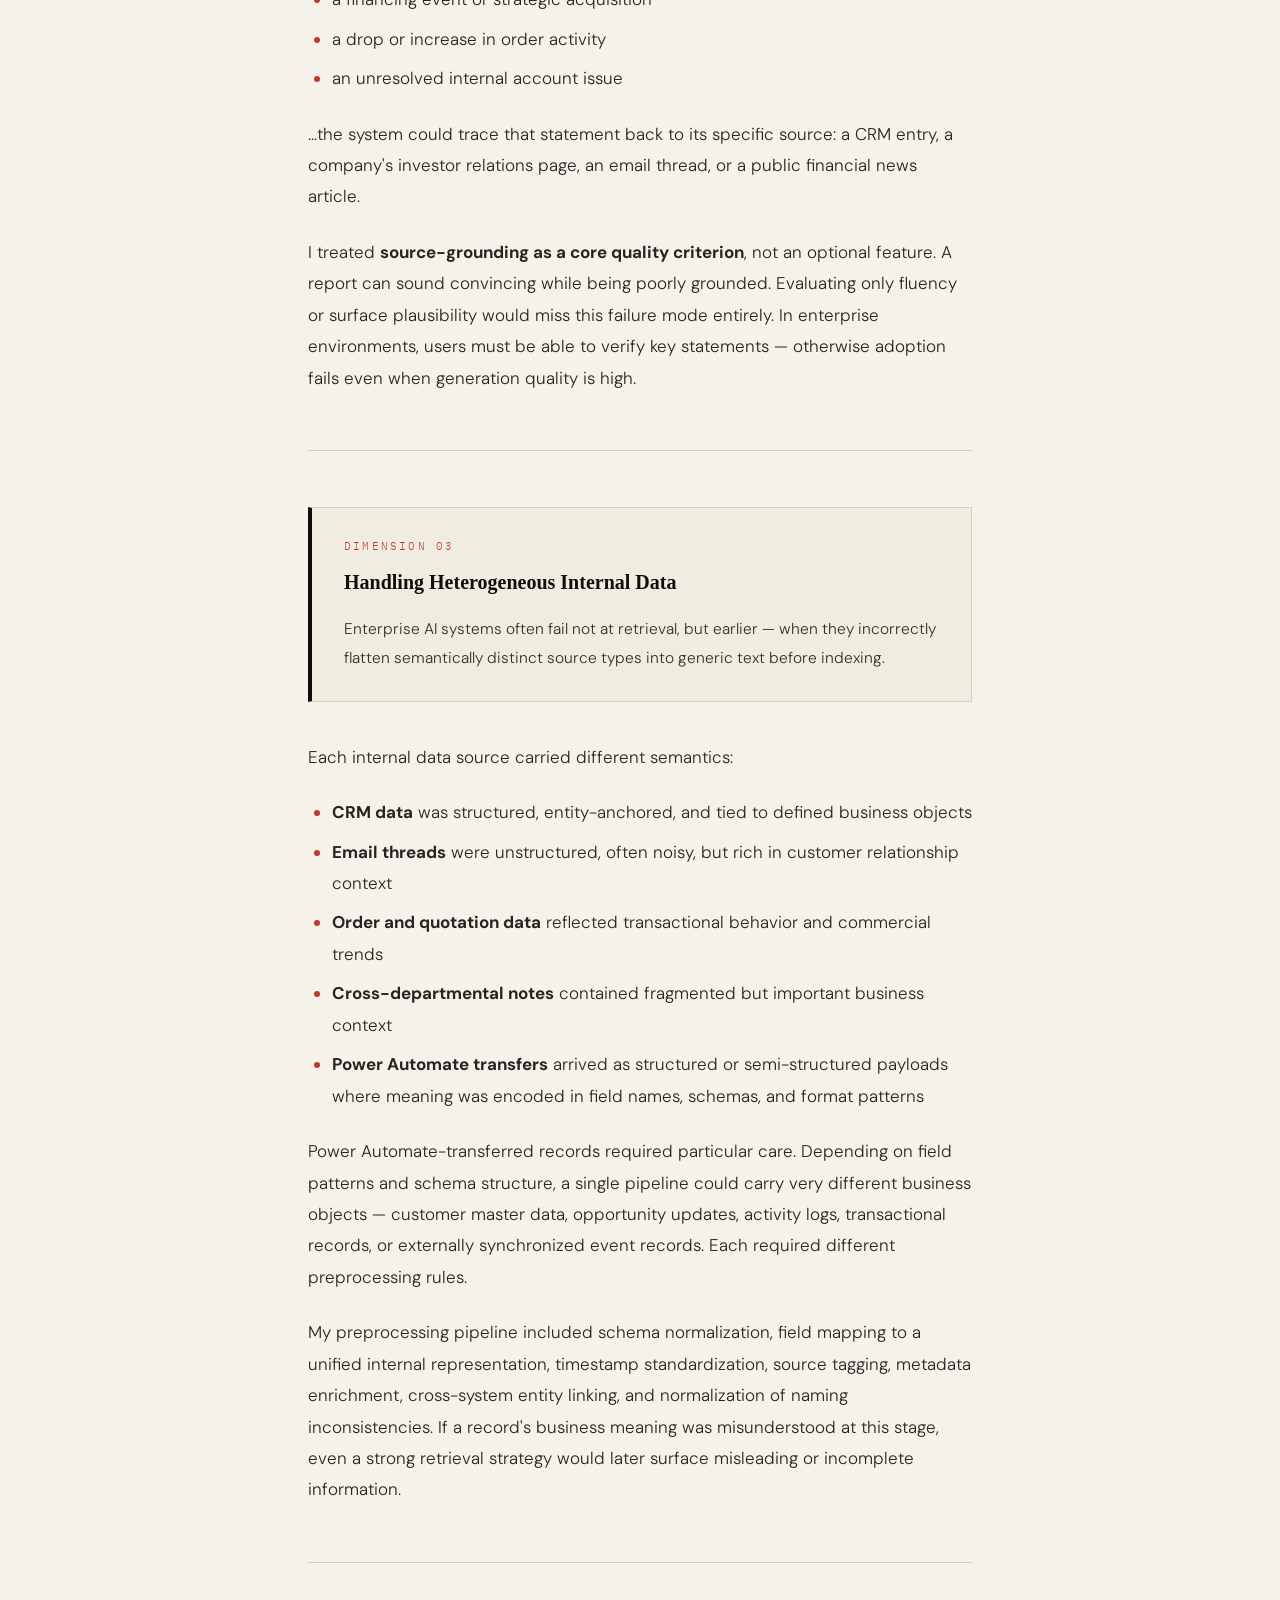
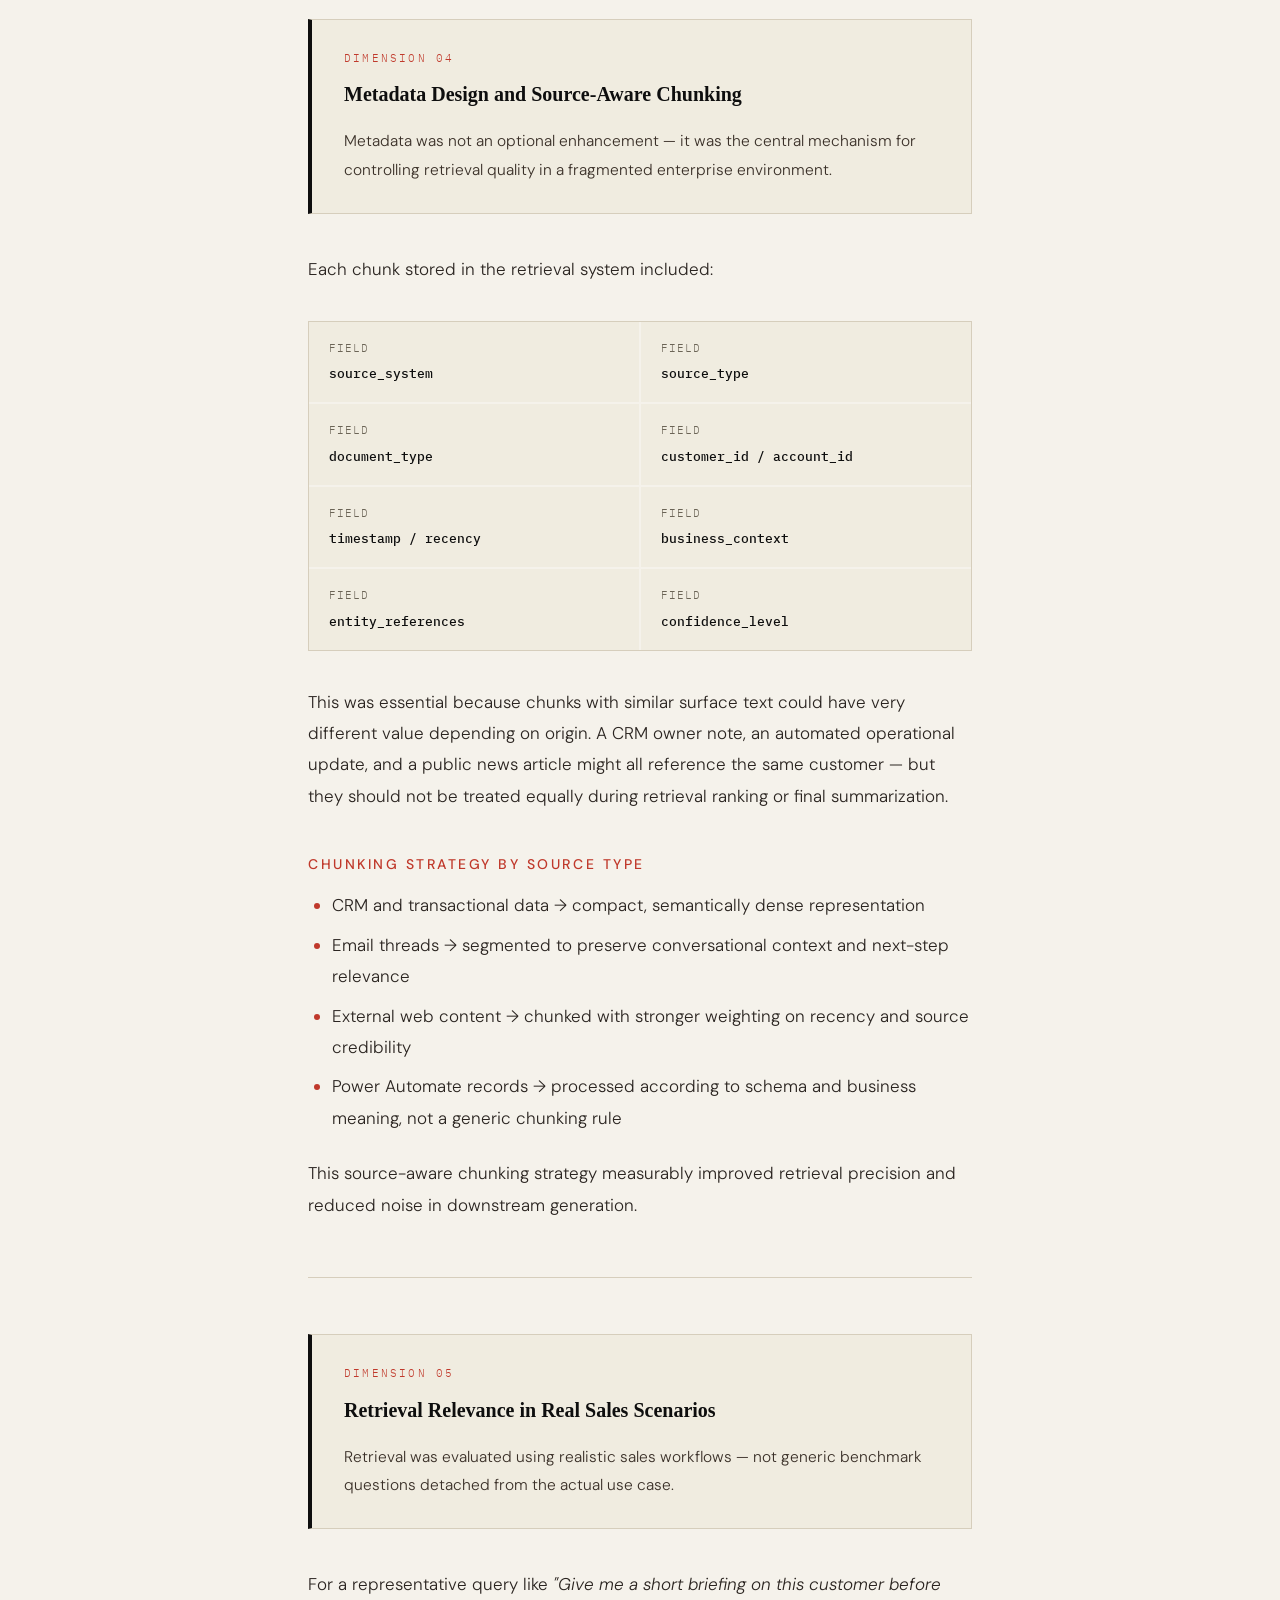
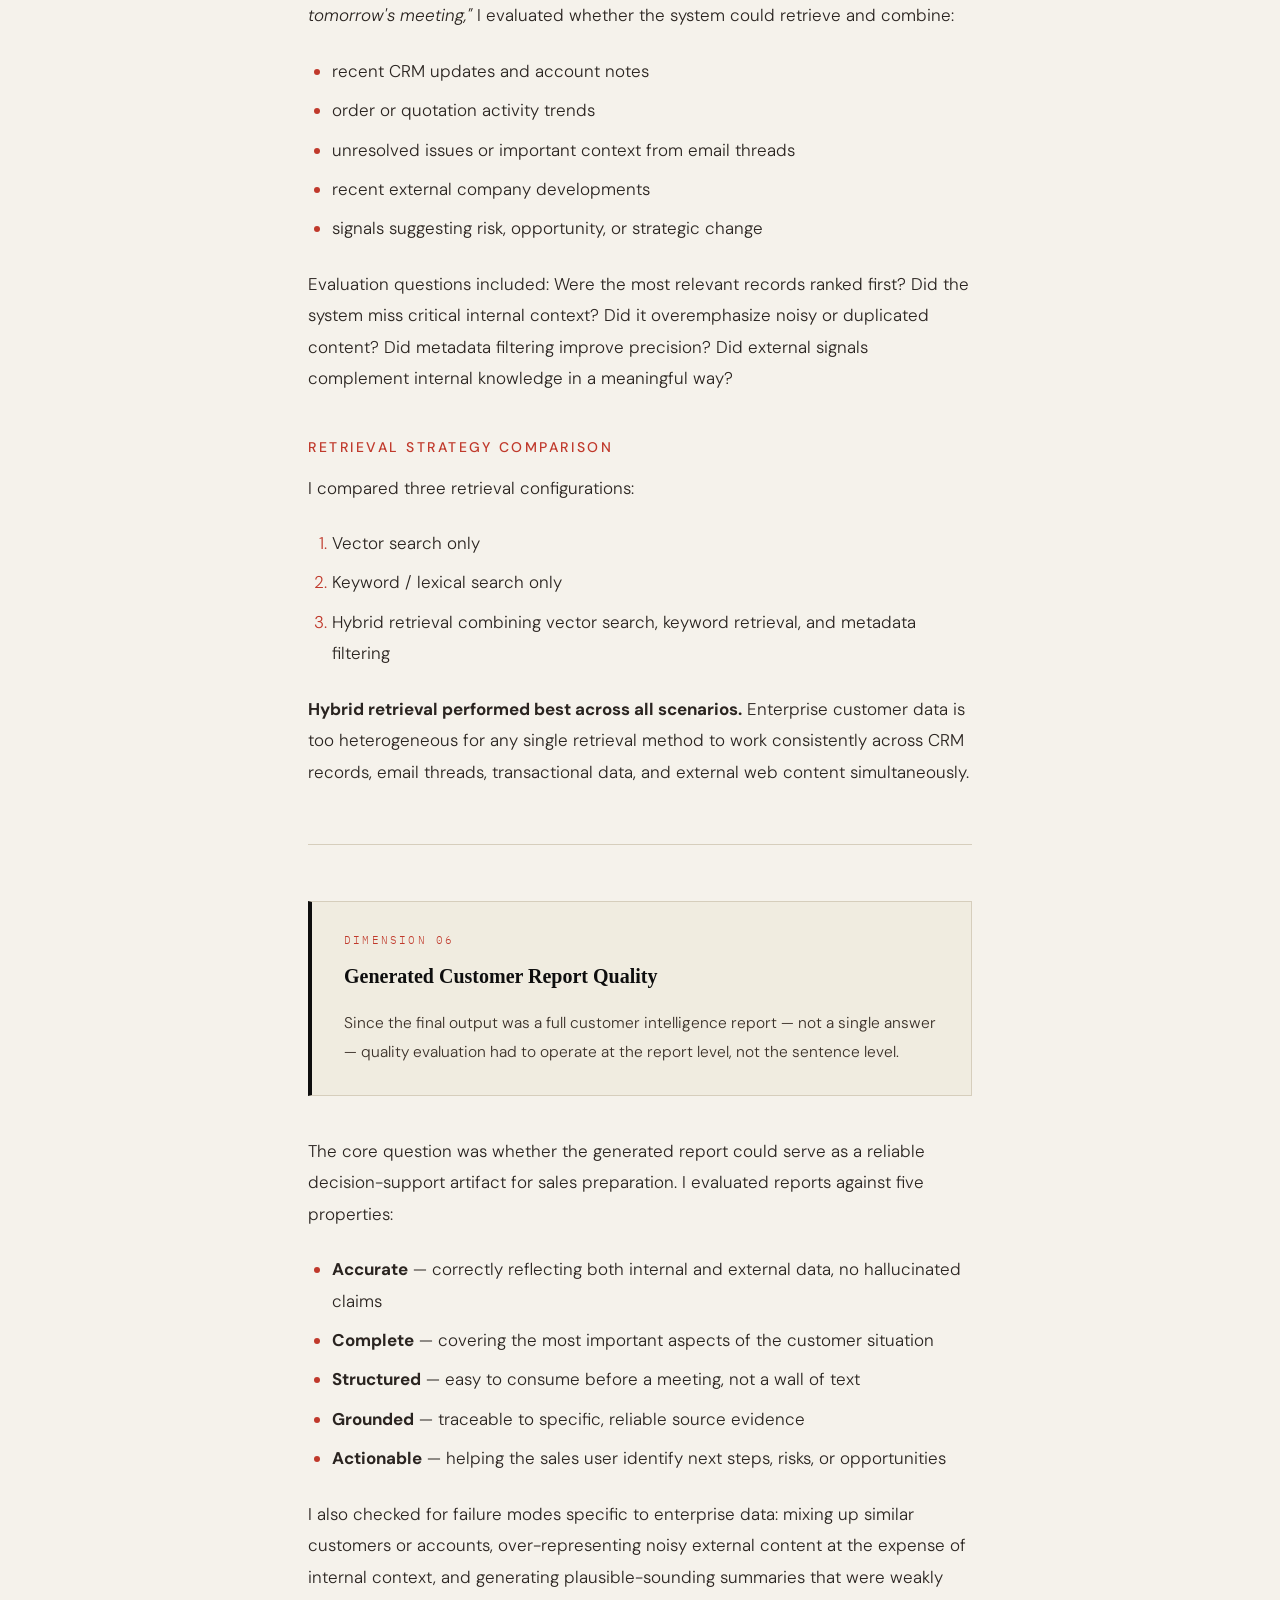
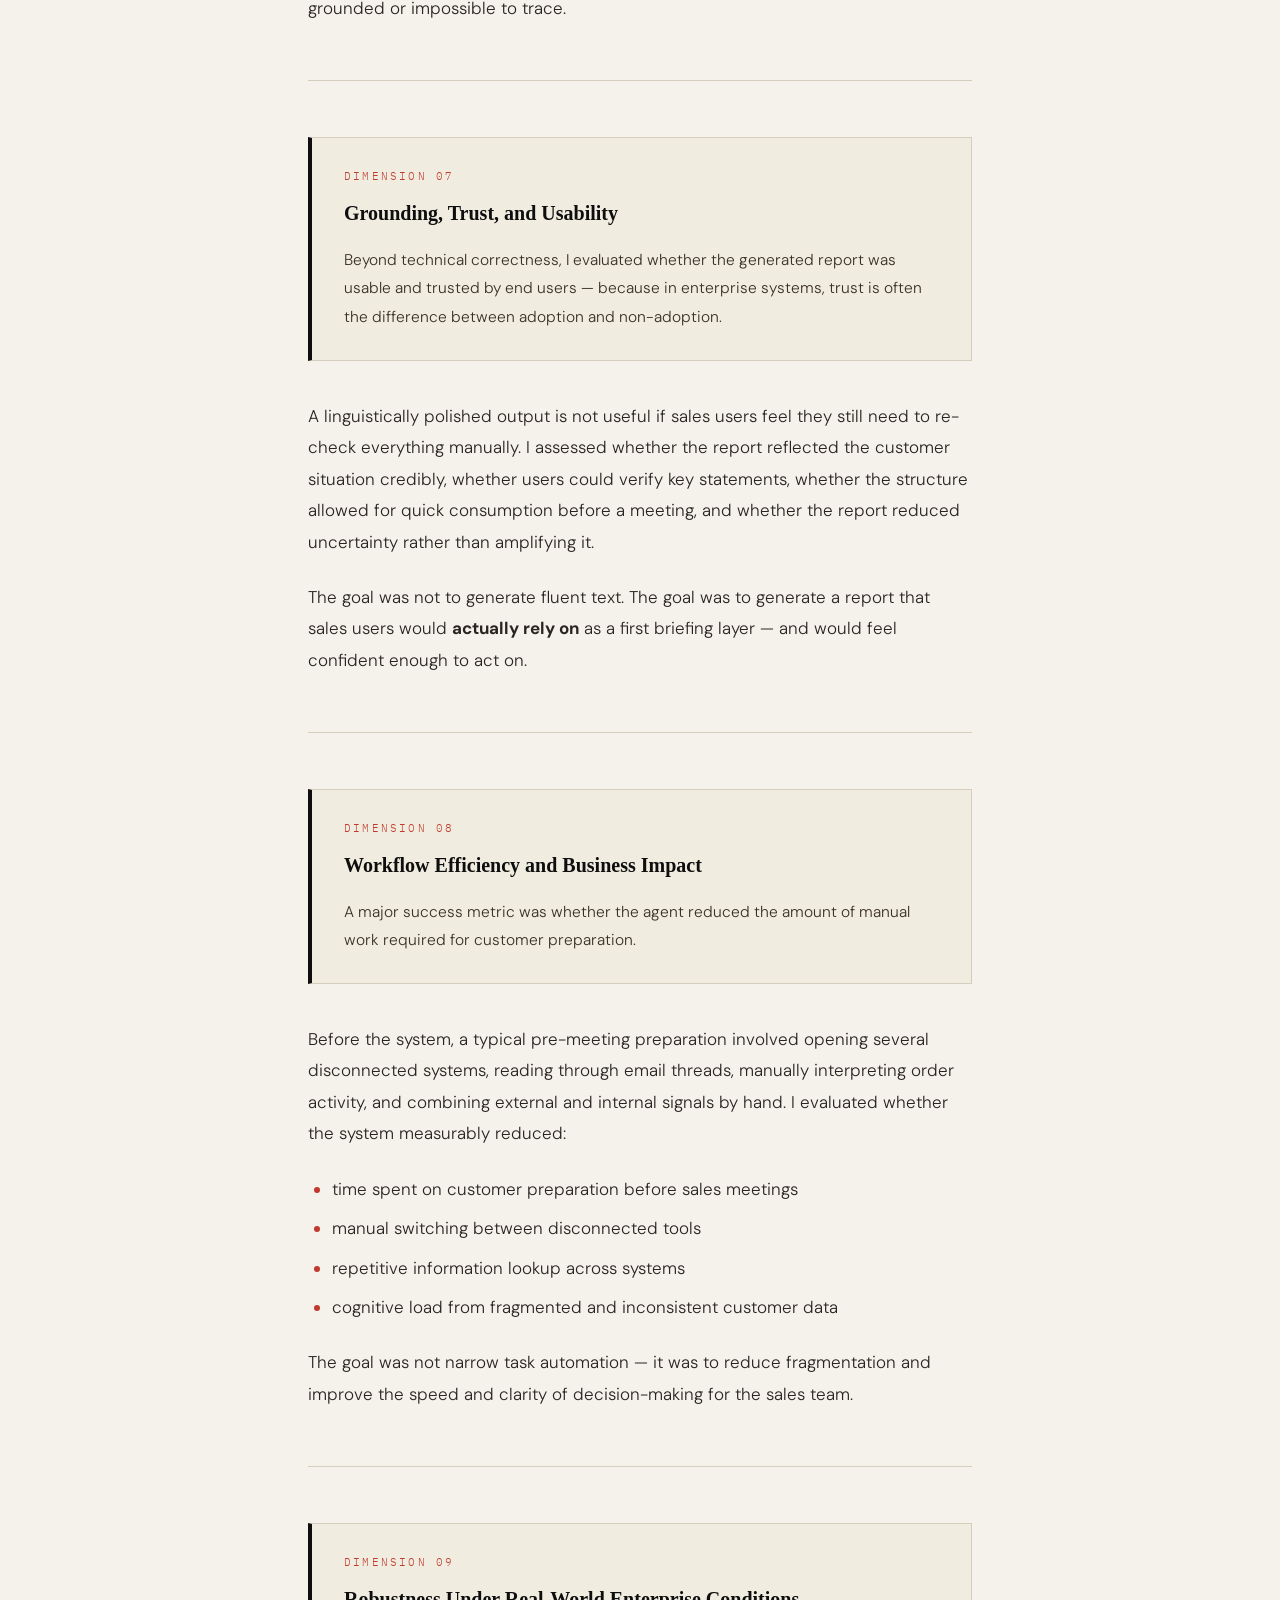
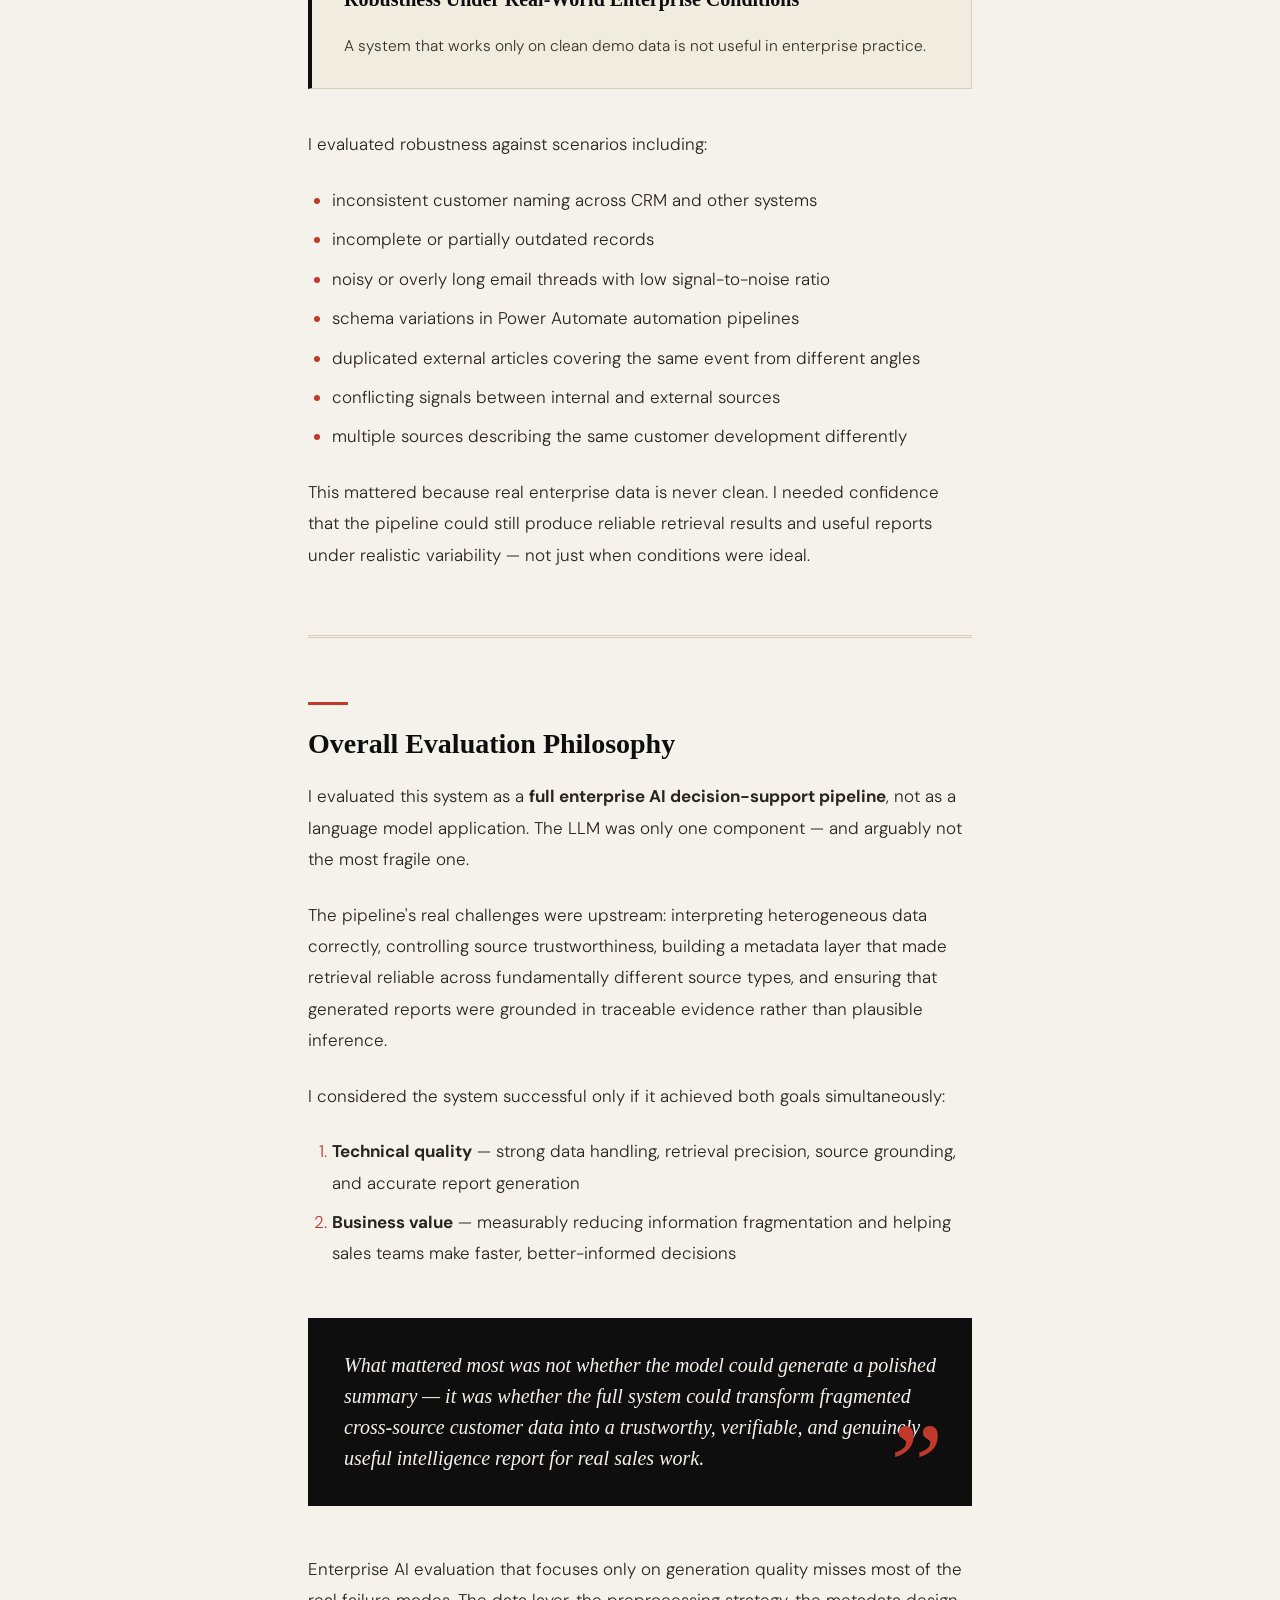
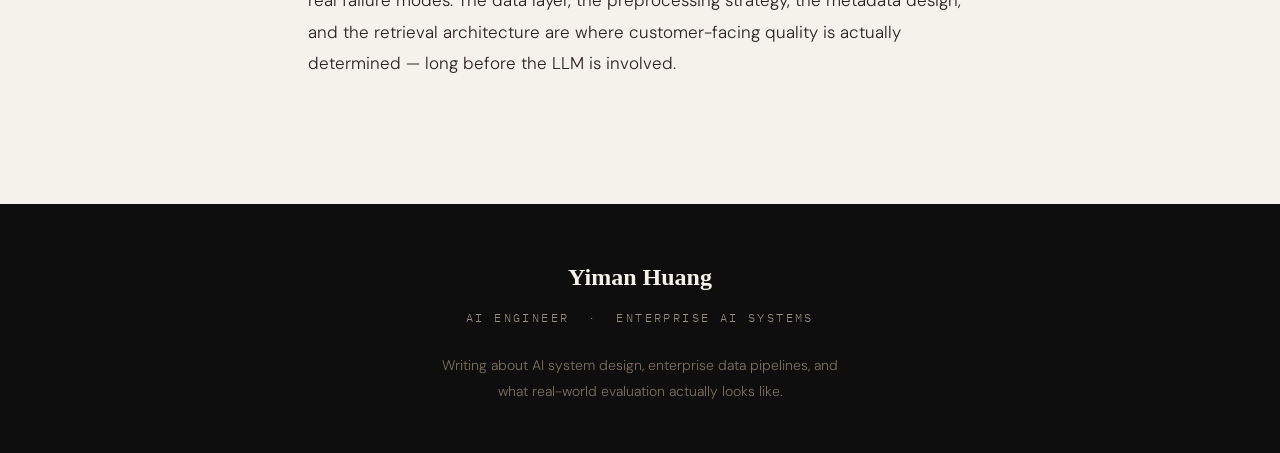
<file: public/training/episode-02-agent-evaluation.html>
<!DOCTYPE html>
<html lang="en">
<head>
<meta charset="UTF-8">
<meta name="viewport" content="width=device-width, initial-scale=1.0">
<link rel="icon" type="image/svg+xml" href="/favicon.svg?v=2">
<title>Evaluating an AI Sales Intelligence Agent — Yiman Huang</title>
<link href="https://fonts.googleapis.com/css2?family=Playfair+Display:ital,wght@0,400;0,700;0,900;1,400&family=IBM+Plex+Mono:wght@400;500&family=DM+Sans:wght@300;400;500&display=swap" rel="stylesheet">
<style>
  :root {
    --ink: #0e0e0e;
    --paper: #f5f2eb;
    --accent: #c0392b;
    --muted: #6b6456;
    --rule: #d6cebc;
    --code-bg: #1a1a1a;
    --code-fg: #e8e0d0;
    --highlight: #f0ece0;
  }

  *, *::before, *::after { box-sizing: border-box; margin: 0; padding: 0; }

  html { scroll-behavior: smooth; }

  body {
    background: var(--paper);
    color: var(--ink);
    font-family: 'DM Sans', sans-serif;
    font-weight: 300;
    font-size: 17px;
    line-height: 1.85;
    min-height: 100vh;
  }

  /* ─── MASTHEAD ─── */
  header {
    border-bottom: 3px double var(--ink);
    padding: 48px 0 0;
    text-align: center;
    position: relative;
    overflow: hidden;
  }

  header::before {
    content: '';
    position: absolute;
    top: 0; left: 0; right: 0;
    height: 6px;
    background: repeating-linear-gradient(90deg, var(--accent) 0, var(--accent) 12px, transparent 12px, transparent 18px);
  }

  .pub-label {
    font-family: 'IBM Plex Mono', monospace;
    font-size: 11px;
    letter-spacing: 0.25em;
    text-transform: uppercase;
    color: var(--accent);
    margin-bottom: 28px;
  }

  .blog-title {
    font-family: 'Playfair Display', serif;
    font-size: clamp(32px, 6vw, 72px);
    font-weight: 900;
    line-height: 1.1;
    letter-spacing: -1px;
    max-width: 800px;
    margin: 0 auto 28px;
    padding: 0 24px;
  }

  .blog-title em {
    font-style: italic;
    color: var(--accent);
  }

  .subtitle {
    font-family: 'DM Sans', sans-serif;
    font-weight: 300;
    font-size: 18px;
    color: var(--muted);
    max-width: 540px;
    margin: 0 auto 40px;
    padding: 0 24px;
  }

  .byline-bar {
    display: flex;
    justify-content: center;
    align-items: center;
    gap: 32px;
    flex-wrap: wrap;
    border-top: 1px solid var(--rule);
    background: var(--highlight);
    padding: 14px 24px;
    font-family: 'IBM Plex Mono', monospace;
    font-size: 12px;
    letter-spacing: 0.08em;
    color: var(--muted);
  }

  .byline-bar span strong {
    color: var(--ink);
    font-weight: 500;
  }

  .dot { color: var(--rule); }

  /* ─── LAYOUT ─── */
  .container {
    max-width: 720px;
    margin: 0 auto;
    padding: 0 28px;
  }

  /* ─── ARTICLE ─── */
  article {
    padding: 64px 0 100px;
  }

  /* Lead paragraph */
  .lead {
    font-family: 'Playfair Display', serif;
    font-size: 22px;
    font-weight: 400;
    line-height: 1.6;
    color: var(--ink);
    border-left: 4px solid var(--accent);
    padding-left: 24px;
    margin-bottom: 48px;
  }

  /* Regular prose */
  p {
    margin-bottom: 24px;
    color: #2a2420;
  }

  /* ─── SECTION HEADINGS ─── */
  h2 {
    font-family: 'Playfair Display', serif;
    font-size: 28px;
    font-weight: 700;
    line-height: 1.25;
    margin: 64px 0 20px;
    position: relative;
    padding-top: 24px;
  }

  h2::before {
    content: '';
    display: block;
    width: 40px;
    height: 3px;
    background: var(--accent);
    position: absolute;
    top: 0; left: 0;
  }

  h3 {
    font-family: 'DM Sans', sans-serif;
    font-size: 14px;
    font-weight: 500;
    letter-spacing: 0.18em;
    text-transform: uppercase;
    color: var(--accent);
    margin: 40px 0 12px;
  }

  /* ─── PULLQUOTE ─── */
  blockquote {
    border: none;
    background: var(--ink);
    color: var(--paper);
    padding: 32px 36px;
    margin: 48px 0;
    font-family: 'Playfair Display', serif;
    font-style: italic;
    font-size: 20px;
    line-height: 1.55;
    position: relative;
  }

  blockquote::after {
    content: '\201D';
    position: absolute;
    bottom: -20px; right: 28px;
    font-size: 120px;
    line-height: 1;
    color: var(--accent);
    font-family: 'Playfair Display', serif;
  }

  /* ─── SECTION BOXES ─── */
  .eval-section {
    background: var(--highlight);
    border: 1px solid var(--rule);
    border-left: 4px solid var(--ink);
    padding: 28px 32px;
    margin: 40px 0;
  }

  .eval-section .section-num {
    font-family: 'IBM Plex Mono', monospace;
    font-size: 11px;
    letter-spacing: 0.2em;
    color: var(--accent);
    text-transform: uppercase;
    margin-bottom: 8px;
  }

  .eval-section h4 {
    font-family: 'Playfair Display', serif;
    font-size: 20px;
    font-weight: 700;
    margin-bottom: 14px;
    color: var(--ink);
  }

  .eval-section p {
    font-size: 15.5px;
    margin-bottom: 0;
    color: #3a3028;
  }

  /* ─── METADATA GRID ─── */
  .meta-grid {
    display: grid;
    grid-template-columns: 1fr 1fr;
    gap: 2px;
    margin: 36px 0;
    border: 1px solid var(--rule);
    overflow: hidden;
  }

  .meta-item {
    background: var(--highlight);
    padding: 16px 20px;
    font-family: 'IBM Plex Mono', monospace;
    font-size: 13px;
  }

  .meta-item .key {
    color: var(--muted);
    font-size: 11px;
    letter-spacing: 0.1em;
    text-transform: uppercase;
    display: block;
    margin-bottom: 4px;
  }

  .meta-item .val {
    color: var(--ink);
    font-weight: 500;
  }

  /* ─── INLINE CODE ─── */
  code {
    font-family: 'IBM Plex Mono', monospace;
    font-size: 13.5px;
    background: var(--code-bg);
    color: #7ec8a0;
    padding: 2px 7px;
    border-radius: 2px;
  }

  /* ─── LIST ─── */
  ul, ol {
    padding-left: 24px;
    margin-bottom: 24px;
  }

  li {
    margin-bottom: 8px;
    color: #2a2420;
  }

  li::marker {
    color: var(--accent);
  }

  /* ─── DIVIDER ─── */
  .rule {
    border: none;
    border-top: 1px solid var(--rule);
    margin: 56px 0;
  }

  .rule-double {
    border: none;
    border-top: 3px double var(--rule);
    margin: 64px 0 48px;
  }

  /* ─── CRITERIA SUMMARY TABLE ─── */
  .criteria-table {
    width: 100%;
    border-collapse: collapse;
    margin: 36px 0;
    font-size: 14.5px;
  }

  .criteria-table thead tr {
    background: var(--ink);
    color: var(--paper);
  }

  .criteria-table th {
    font-family: 'IBM Plex Mono', monospace;
    font-weight: 500;
    letter-spacing: 0.08em;
    font-size: 12px;
    text-transform: uppercase;
    padding: 12px 16px;
    text-align: left;
  }

  .criteria-table td {
    padding: 11px 16px;
    border-bottom: 1px solid var(--rule);
    vertical-align: top;
  }

  .criteria-table tr:nth-child(even) td {
    background: var(--highlight);
  }

  .criteria-table .tag {
    display: inline-block;
    font-family: 'IBM Plex Mono', monospace;
    font-size: 10px;
    letter-spacing: 0.12em;
    text-transform: uppercase;
    padding: 2px 7px;
    border-radius: 2px;
    background: var(--accent);
    color: white;
  }

  .criteria-table .tag.tech { background: #2c5f8a; }
  .criteria-table .tag.biz { background: #4a7c59; }

  /* ─── FOOTER ─── */
  footer {
    border-top: 3px double var(--ink);
    background: var(--ink);
    color: var(--paper);
    padding: 48px 28px;
    text-align: center;
  }

  footer .footer-name {
    font-family: 'Playfair Display', serif;
    font-size: 24px;
    font-weight: 700;
    margin-bottom: 8px;
  }

  footer .footer-role {
    font-family: 'IBM Plex Mono', monospace;
    font-size: 12px;
    letter-spacing: 0.2em;
    text-transform: uppercase;
    color: #9a9080;
    margin-bottom: 24px;
  }

  footer .footer-note {
    font-size: 14px;
    color: #7a7060;
    max-width: 420px;
    margin: 0 auto;
  }

  /* ─── FADE IN ─── */
  @keyframes fadeUp {
    from { opacity: 0; transform: translateY(18px); }
    to   { opacity: 1; transform: translateY(0); }
  }

  header, article > .container > * {
    animation: fadeUp 0.6s ease both;
  }

  /* Responsive */
  @media (max-width: 600px) {
    .meta-grid { grid-template-columns: 1fr; }
    .byline-bar { flex-direction: column; gap: 6px; }
    h2 { font-size: 24px; }
  }
</style>
</head>
<body>

<!-- ══════════════ HEADER ══════════════ -->
<header>
  <div class="pub-label">Case Study &nbsp;·&nbsp; Enterprise AI Evaluation</div>
  <h1 class="blog-title">Evaluating an <em>AI Sales Intelligence Agent</em> Built for ThyssenKrupp</h1>
  <p class="subtitle">How I approached end-to-end evaluation across data quality, retrieval, source trustworthiness, and report usefulness</p>
  <div class="byline-bar">
    <span><strong>Yiman Huang</strong></span>
    <span class="dot">·</span>
    <span>December 10, 2025</span>
    <span class="dot">·</span>
    <span>RAG · Enterprise AI · Evaluation</span>
    <span class="dot">·</span>
    <span>~18 min read</span>
  </div>
</header>

<!-- ══════════════ ARTICLE ══════════════ -->
<article>
<div class="container">

  <p class="lead">
    Evaluating an enterprise AI pipeline is not the same as benchmarking a chatbot. This case study walks through how I evaluated an AI Sales Intelligence Agent — from raw data ingestion all the way to the generated customer report that a sales rep reads before a meeting.
  </p>

  <p>
    Rather than asking "how good is the LLM output?" I asked: <strong>how well does the entire system transform fragmented, heterogeneous enterprise data into a trustworthy and actionable customer intelligence report?</strong> The distinction matters more than it might seem.
  </p>

  <hr class="rule">

  <h2>Context: The Problem Being Solved</h2>

  <p>
    At ThyssenKrupp, customer intelligence was scattered across CRM systems, email threads, order histories, account notes, and public web sources. Before any important customer meeting, a sales employee had to manually collect and reconcile information across all of these — a slow, inconsistent, and cognitively expensive process.
  </p>

  <p>
    The AI Sales Intelligence Agent was designed to automate that consolidation: given a customer query, it would retrieve and synthesize internal and external signals into a structured, readable briefing. The final deliverable was not a single Q&A response, but a <strong>customer intelligence report</strong> — something a sales person could rely on to prepare for a call or account review.
  </p>

  <blockquote>
    "Give me a short briefing on this customer before tomorrow's meeting."<br>
    <small style="font-size:14px; font-style:normal; font-family:'IBM Plex Mono',monospace; opacity:0.7; display:block; margin-top:12px;">— A representative real-world query the system was designed to handle</small>
  </blockquote>

  <p>
    Because the output was a report — not a one-liner — the evaluation had to match that scope. Evaluation started at the data layer, not the generation layer.
  </p>

  <hr class="rule">

  <h2>Evaluation Framework Overview</h2>

  <p>I structured evaluation across nine interconnected dimensions. Each dimension targeted a distinct failure mode that is specific to enterprise AI pipelines operating over heterogeneous, fragmented, and differently trustworthy data sources.</p>

  <table class="criteria-table">
    <thead>
      <tr>
        <th>#</th>
        <th>Dimension</th>
        <th>Focus</th>
        <th>Type</th>
      </tr>
    </thead>
    <tbody>
      <tr>
        <td>1</td>
        <td>Source trustworthiness</td>
        <td>Internal and external data quality</td>
        <td><span class="tag tech">Technical</span></td>
      </tr>
      <tr>
        <td>2</td>
        <td>Source verifiability</td>
        <td>Traceability from report to evidence</td>
        <td><span class="tag tech">Technical</span></td>
      </tr>
      <tr>
        <td>3</td>
        <td>Heterogeneous data handling</td>
        <td>Preprocessing, schema interpretation</td>
        <td><span class="tag tech">Technical</span></td>
      </tr>
      <tr>
        <td>4</td>
        <td>Metadata design & chunking</td>
        <td>Source-aware indexing strategy</td>
        <td><span class="tag tech">Technical</span></td>
      </tr>
      <tr>
        <td>5</td>
        <td>Retrieval relevance</td>
        <td>Ranking quality in realistic scenarios</td>
        <td><span class="tag tech">Technical</span></td>
      </tr>
      <tr>
        <td>6</td>
        <td>Report quality</td>
        <td>Accuracy, completeness, structure</td>
        <td><span class="tag biz">Business</span></td>
      </tr>
      <tr>
        <td>7</td>
        <td>Grounding & trust</td>
        <td>User-facing verifiability</td>
        <td><span class="tag biz">Business</span></td>
      </tr>
      <tr>
        <td>8</td>
        <td>Workflow efficiency</td>
        <td>Time saved, system switching reduced</td>
        <td><span class="tag biz">Business</span></td>
      </tr>
      <tr>
        <td>9</td>
        <td>Robustness</td>
        <td>Noisy, imperfect, real-world data</td>
        <td><span class="tag tech">Technical</span></td>
      </tr>
    </tbody>
  </table>

  <hr class="rule">

  <!-- SECTION 1 -->
  <div class="eval-section">
    <div class="section-num">Dimension 01</div>
    <h4>Data Source Trustworthiness and External Data Control</h4>
    <p>The pipeline needed to handle two fundamentally different data worlds: structured internal systems and the open web. These required different trust models.</p>
  </div>

  <p>Internal data sources included CRM records, email communication, order and quotation history, cross-departmental notes, and records transferred through <strong>Power Automate</strong> automation pipelines. These were generally trusted but varied in freshness and completeness.</p>

  <p>External data sources posed a harder challenge. I used <strong>Firecrawl</strong> as the crawl and ingestion layer — but critically, Firecrawl was only the data collection mechanism, not an intelligence layer. Raw crawled content was never fed directly into the retrieval pipeline. Instead, I built a filtering and scoring layer on top of the raw crawl output.</p>

  <h3>The Hybrid Source Strategy</h3>

  <p>I implemented a hybrid trust architecture for external content:</p>

  <ul>
    <li><strong>Tier 1 — High-trust domains:</strong> official company websites, investor relations pages, press releases, and verified financial platforms such as <code>finanz.de</code></li>
    <li><strong>Tier 2 — Controlled dynamic crawling:</strong> supplementary external signals from recognizable media and industry publications, subject to scoring</li>
    <li><strong>Tier 3 — Filtered or excluded:</strong> SEO-heavy content, duplicated summaries, generic third-party aggregators, and content with weak entity matching</li>
  </ul>

  <p>Each external document was enriched with metadata before ingestion:</p>

  <div class="meta-grid">
    <div class="meta-item"><span class="key">Field</span><span class="val">source_domain</span></div>
    <div class="meta-item"><span class="key">Field</span><span class="val">source_type</span></div>
    <div class="meta-item"><span class="key">Field</span><span class="val">timestamp</span></div>
    <div class="meta-item"><span class="key">Field</span><span class="val">content_type</span></div>
    <div class="meta-item"><span class="key">Field</span><span class="val">confidence_score</span></div>
    <div class="meta-item"><span class="key">Field</span><span class="val">relevance_score</span></div>
  </div>

  <p>These fields served dual roles: pre-filtering low-confidence documents before indexing, and boosting high-confidence sources during retrieval ranking.</p>

  <p>I also cross-validated important external signals against internal enterprise data. If an external article reported a major customer expansion or funding event, I checked whether corresponding signals existed in CRM activity, account notes, or order history. This significantly reduced the risk of surfacing misleading external content in the final report.</p>

  <hr class="rule">

  <!-- SECTION 2 -->
  <div class="eval-section">
    <div class="section-num">Dimension 02</div>
    <h4>Source Verifiability and Traceability</h4>
    <p>In a sales context, it is not enough that the agent produces a plausible summary. The sales user must be able to trace every key claim back to its origin.</p>
  </div>

  <p>I designed the pipeline so that retrieved chunks retained source references throughout the entire flow — not just for logging, but as a first-class output feature. When the generated report made a claim such as:</p>

  <ul>
    <li>a recent customer expansion or restructuring</li>
    <li>a financing event or strategic acquisition</li>
    <li>a drop or increase in order activity</li>
    <li>an unresolved internal account issue</li>
  </ul>

  <p>…the system could trace that statement back to its specific source: a CRM entry, a company's investor relations page, an email thread, or a public financial news article.</p>

  <p>I treated <strong>source-grounding as a core quality criterion</strong>, not an optional feature. A report can sound convincing while being poorly grounded. Evaluating only fluency or surface plausibility would miss this failure mode entirely. In enterprise environments, users must be able to verify key statements — otherwise adoption fails even when generation quality is high.</p>

  <hr class="rule">

  <!-- SECTION 3 -->
  <div class="eval-section">
    <div class="section-num">Dimension 03</div>
    <h4>Handling Heterogeneous Internal Data</h4>
    <p>Enterprise AI systems often fail not at retrieval, but earlier — when they incorrectly flatten semantically distinct source types into generic text before indexing.</p>
  </div>

  <p>Each internal data source carried different semantics:</p>

  <ul>
    <li><strong>CRM data</strong> was structured, entity-anchored, and tied to defined business objects</li>
    <li><strong>Email threads</strong> were unstructured, often noisy, but rich in customer relationship context</li>
    <li><strong>Order and quotation data</strong> reflected transactional behavior and commercial trends</li>
    <li><strong>Cross-departmental notes</strong> contained fragmented but important business context</li>
    <li><strong>Power Automate transfers</strong> arrived as structured or semi-structured payloads where meaning was encoded in field names, schemas, and format patterns</li>
  </ul>

  <p>Power Automate-transferred records required particular care. Depending on field patterns and schema structure, a single pipeline could carry very different business objects — customer master data, opportunity updates, activity logs, transactional records, or externally synchronized event records. Each required different preprocessing rules.</p>

  <p>My preprocessing pipeline included schema normalization, field mapping to a unified internal representation, timestamp standardization, source tagging, metadata enrichment, cross-system entity linking, and normalization of naming inconsistencies. If a record's business meaning was misunderstood at this stage, even a strong retrieval strategy would later surface misleading or incomplete information.</p>

  <hr class="rule">

  <!-- SECTION 4 -->
  <div class="eval-section">
    <div class="section-num">Dimension 04</div>
    <h4>Metadata Design and Source-Aware Chunking</h4>
    <p>Metadata was not an optional enhancement — it was the central mechanism for controlling retrieval quality in a fragmented enterprise environment.</p>
  </div>

  <p>Each chunk stored in the retrieval system included:</p>

  <div class="meta-grid">
    <div class="meta-item"><span class="key">Field</span><span class="val">source_system</span></div>
    <div class="meta-item"><span class="key">Field</span><span class="val">source_type</span></div>
    <div class="meta-item"><span class="key">Field</span><span class="val">document_type</span></div>
    <div class="meta-item"><span class="key">Field</span><span class="val">customer_id / account_id</span></div>
    <div class="meta-item"><span class="key">Field</span><span class="val">timestamp / recency</span></div>
    <div class="meta-item"><span class="key">Field</span><span class="val">business_context</span></div>
    <div class="meta-item"><span class="key">Field</span><span class="val">entity_references</span></div>
    <div class="meta-item"><span class="key">Field</span><span class="val">confidence_level</span></div>
  </div>

  <p>This was essential because chunks with similar surface text could have very different value depending on origin. A CRM owner note, an automated operational update, and a public news article might all reference the same customer — but they should not be treated equally during retrieval ranking or final summarization.</p>

  <h3>Chunking Strategy by Source Type</h3>
  <ul>
    <li>CRM and transactional data → compact, semantically dense representation</li>
    <li>Email threads → segmented to preserve conversational context and next-step relevance</li>
    <li>External web content → chunked with stronger weighting on recency and source credibility</li>
    <li>Power Automate records → processed according to schema and business meaning, not a generic chunking rule</li>
  </ul>

  <p>This source-aware chunking strategy measurably improved retrieval precision and reduced noise in downstream generation.</p>

  <hr class="rule">

  <!-- SECTION 5 -->
  <div class="eval-section">
    <div class="section-num">Dimension 05</div>
    <h4>Retrieval Relevance in Real Sales Scenarios</h4>
    <p>Retrieval was evaluated using realistic sales workflows — not generic benchmark questions detached from the actual use case.</p>
  </div>

  <p>For a representative query like <em>"Give me a short briefing on this customer before tomorrow's meeting,"</em> I evaluated whether the system could retrieve and combine:</p>

  <ul>
    <li>recent CRM updates and account notes</li>
    <li>order or quotation activity trends</li>
    <li>unresolved issues or important context from email threads</li>
    <li>recent external company developments</li>
    <li>signals suggesting risk, opportunity, or strategic change</li>
  </ul>

  <p>Evaluation questions included: Were the most relevant records ranked first? Did the system miss critical internal context? Did it overemphasize noisy or duplicated content? Did metadata filtering improve precision? Did external signals complement internal knowledge in a meaningful way?</p>

  <h3>Retrieval Strategy Comparison</h3>
  <p>I compared three retrieval configurations:</p>
  <ol>
    <li>Vector search only</li>
    <li>Keyword / lexical search only</li>
    <li>Hybrid retrieval combining vector search, keyword retrieval, and metadata filtering</li>
  </ol>

  <p><strong>Hybrid retrieval performed best across all scenarios.</strong> Enterprise customer data is too heterogeneous for any single retrieval method to work consistently across CRM records, email threads, transactional data, and external web content simultaneously.</p>

  <hr class="rule">

  <!-- SECTION 6 -->
  <div class="eval-section">
    <div class="section-num">Dimension 06</div>
    <h4>Generated Customer Report Quality</h4>
    <p>Since the final output was a full customer intelligence report — not a single answer — quality evaluation had to operate at the report level, not the sentence level.</p>
  </div>

  <p>The core question was whether the generated report could serve as a reliable decision-support artifact for sales preparation. I evaluated reports against five properties:</p>

  <ul>
    <li><strong>Accurate</strong> — correctly reflecting both internal and external data, no hallucinated claims</li>
    <li><strong>Complete</strong> — covering the most important aspects of the customer situation</li>
    <li><strong>Structured</strong> — easy to consume before a meeting, not a wall of text</li>
    <li><strong>Grounded</strong> — traceable to specific, reliable source evidence</li>
    <li><strong>Actionable</strong> — helping the sales user identify next steps, risks, or opportunities</li>
  </ul>

  <p>I also checked for failure modes specific to enterprise data: mixing up similar customers or accounts, over-representing noisy external content at the expense of internal context, and generating plausible-sounding summaries that were weakly grounded or impossible to trace.</p>

  <hr class="rule">

  <!-- SECTION 7 -->
  <div class="eval-section">
    <div class="section-num">Dimension 07</div>
    <h4>Grounding, Trust, and Usability</h4>
    <p>Beyond technical correctness, I evaluated whether the generated report was usable and trusted by end users — because in enterprise systems, trust is often the difference between adoption and non-adoption.</p>
  </div>

  <p>A linguistically polished output is not useful if sales users feel they still need to re-check everything manually. I assessed whether the report reflected the customer situation credibly, whether users could verify key statements, whether the structure allowed for quick consumption before a meeting, and whether the report reduced uncertainty rather than amplifying it.</p>

  <p>The goal was not to generate fluent text. The goal was to generate a report that sales users would <strong>actually rely on</strong> as a first briefing layer — and would feel confident enough to act on.</p>

  <hr class="rule">

  <!-- SECTION 8 -->
  <div class="eval-section">
    <div class="section-num">Dimension 08</div>
    <h4>Workflow Efficiency and Business Impact</h4>
    <p>A major success metric was whether the agent reduced the amount of manual work required for customer preparation.</p>
  </div>

  <p>Before the system, a typical pre-meeting preparation involved opening several disconnected systems, reading through email threads, manually interpreting order activity, and combining external and internal signals by hand. I evaluated whether the system measurably reduced:</p>

  <ul>
    <li>time spent on customer preparation before sales meetings</li>
    <li>manual switching between disconnected tools</li>
    <li>repetitive information lookup across systems</li>
    <li>cognitive load from fragmented and inconsistent customer data</li>
  </ul>

  <p>The goal was not narrow task automation — it was to reduce fragmentation and improve the speed and clarity of decision-making for the sales team.</p>

  <hr class="rule">

  <!-- SECTION 9 -->
  <div class="eval-section">
    <div class="section-num">Dimension 09</div>
    <h4>Robustness Under Real-World Enterprise Conditions</h4>
    <p>A system that works only on clean demo data is not useful in enterprise practice.</p>
  </div>

  <p>I evaluated robustness against scenarios including:</p>

  <ul>
    <li>inconsistent customer naming across CRM and other systems</li>
    <li>incomplete or partially outdated records</li>
    <li>noisy or overly long email threads with low signal-to-noise ratio</li>
    <li>schema variations in Power Automate automation pipelines</li>
    <li>duplicated external articles covering the same event from different angles</li>
    <li>conflicting signals between internal and external sources</li>
    <li>multiple sources describing the same customer development differently</li>
  </ul>

  <p>This mattered because real enterprise data is never clean. I needed confidence that the pipeline could still produce reliable retrieval results and useful reports under realistic variability — not just when conditions were ideal.</p>

  <hr class="rule-double">

  <h2>Overall Evaluation Philosophy</h2>

  <p>I evaluated this system as a <strong>full enterprise AI decision-support pipeline</strong>, not as a language model application. The LLM was only one component — and arguably not the most fragile one.</p>

  <p>The pipeline's real challenges were upstream: interpreting heterogeneous data correctly, controlling source trustworthiness, building a metadata layer that made retrieval reliable across fundamentally different source types, and ensuring that generated reports were grounded in traceable evidence rather than plausible inference.</p>

  <p>I considered the system successful only if it achieved both goals simultaneously:</p>

  <ol>
    <li><strong>Technical quality</strong> — strong data handling, retrieval precision, source grounding, and accurate report generation</li>
    <li><strong>Business value</strong> — measurably reducing information fragmentation and helping sales teams make faster, better-informed decisions</li>
  </ol>

  <blockquote>
    What mattered most was not whether the model could generate a polished summary — it was whether the full system could transform fragmented cross-source customer data into a trustworthy, verifiable, and genuinely useful intelligence report for real sales work.
  </blockquote>

  <p>
    Enterprise AI evaluation that focuses only on generation quality misses most of the real failure modes. The data layer, the preprocessing strategy, the metadata design, and the retrieval architecture are where customer-facing quality is actually determined — long before the LLM is involved.
  </p>

</div>
</article>

<!-- ══════════════ FOOTER ══════════════ -->
<footer>
  <div class="footer-name">Yiman Huang</div>
  <div class="footer-role">AI Engineer &nbsp;·&nbsp; Enterprise AI Systems</div>
  <p class="footer-note">Writing about AI system design, enterprise data pipelines, and what real-world evaluation actually looks like.</p>
</footer>

</body>
</html>
</file>
<file: public/language/shared-responsive.css>
/* Shared responsive rules for language pages */

/* Mobile */
@media (max-width: 600px) {
  body {
    padding-left: 12px;
    padding-right: 12px;
  }

  .wrapper,
  .deck,
  .cards-section,
  .site-header,
  .hero,
  .controls,
  .vocab-grid,
  .pagination,
  .section-label,
  .section-divider,
  .card {
    max-width: 100%;
  }
}

/* Tablet */
@media (min-width: 601px) and (max-width: 1024px) {
  .wrapper,
  .nav-inner,
  .deck,
  .cards-section,
  .site-header,
  .hero,
  .controls,
  .vocab-grid,
  .pagination,
  .section-label,
  .section-divider,
  .card {
    max-width: 980px;
    margin-left: auto;
    margin-right: auto;
  }
}

/* Large desktop */
@media (min-width: 1440px) {
  .wrapper,
  .nav-inner,
  .deck,
  .cards-section,
  .site-header,
  .hero,
  .controls,
  .vocab-grid,
  .pagination,
  .section-label,
  .section-divider,
  .card {
    max-width: 1240px;
    margin-left: auto;
    margin-right: auto;
  }
}
</file>
